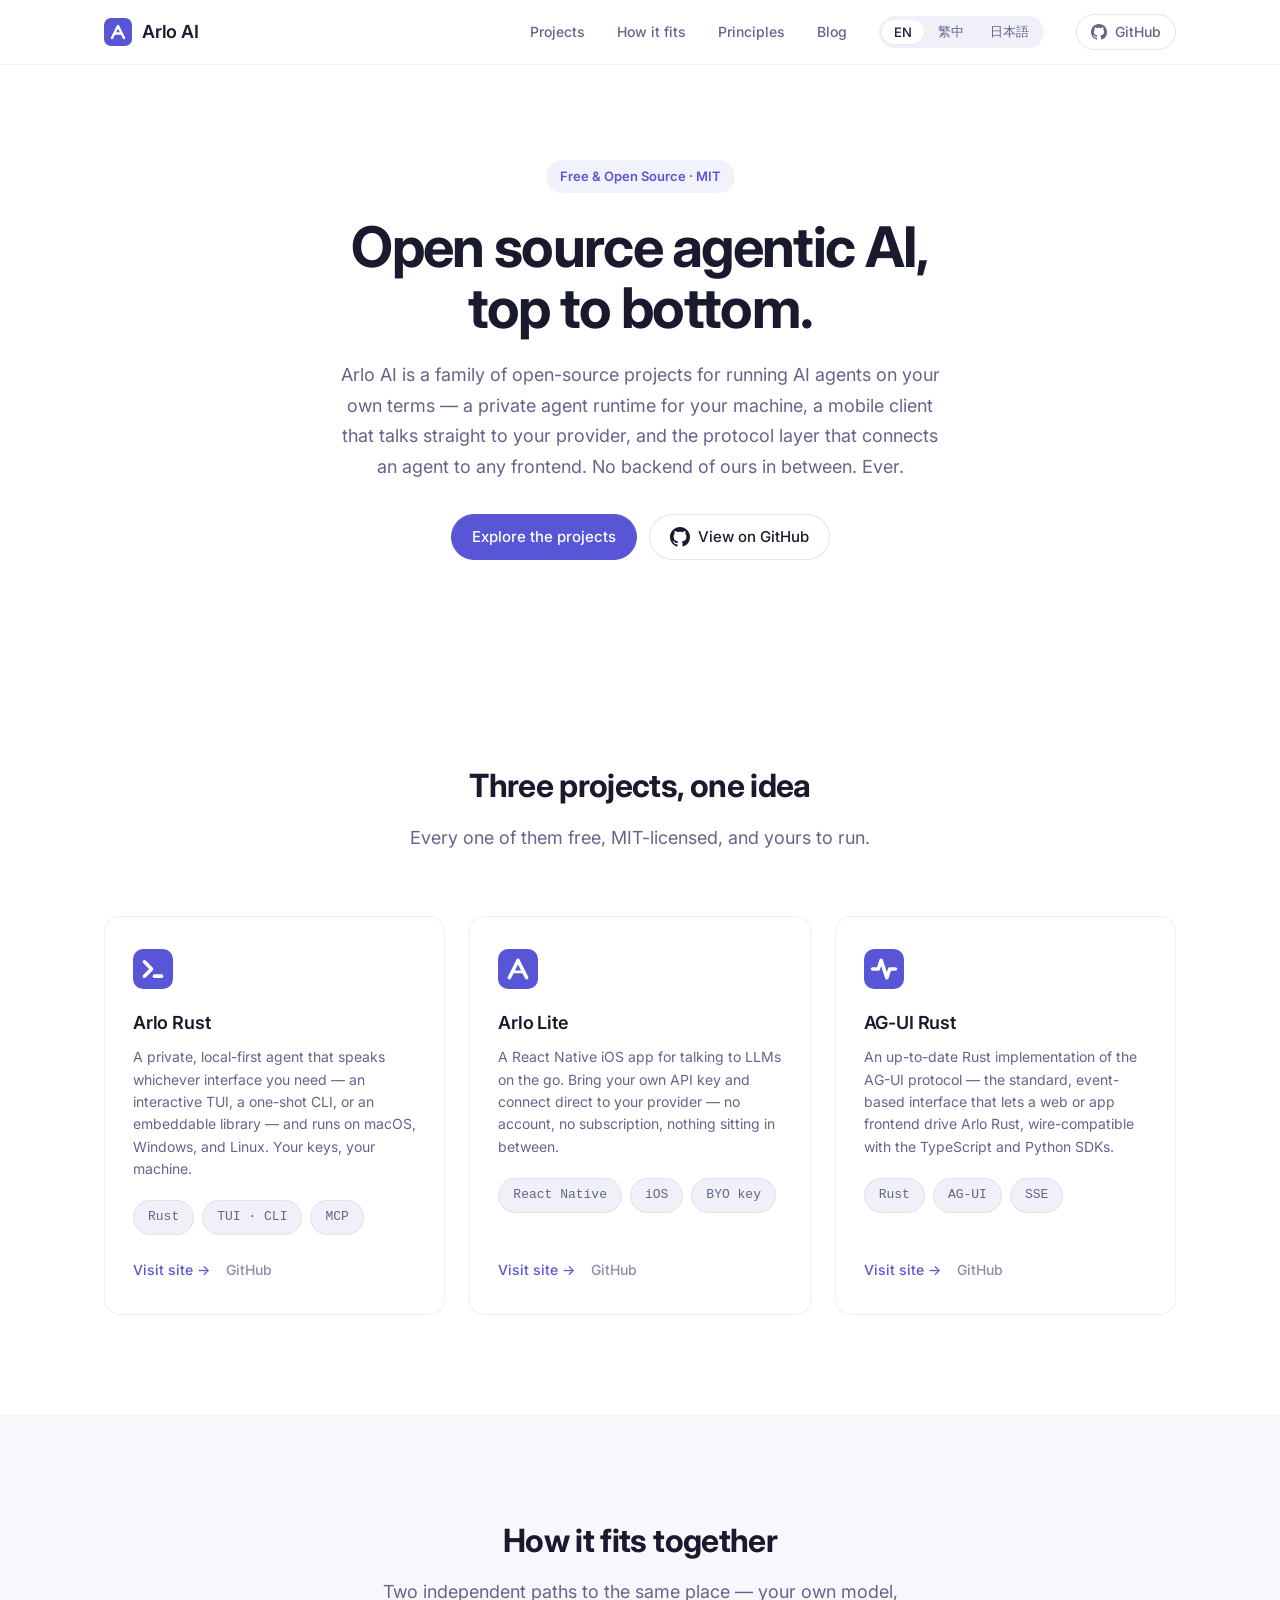
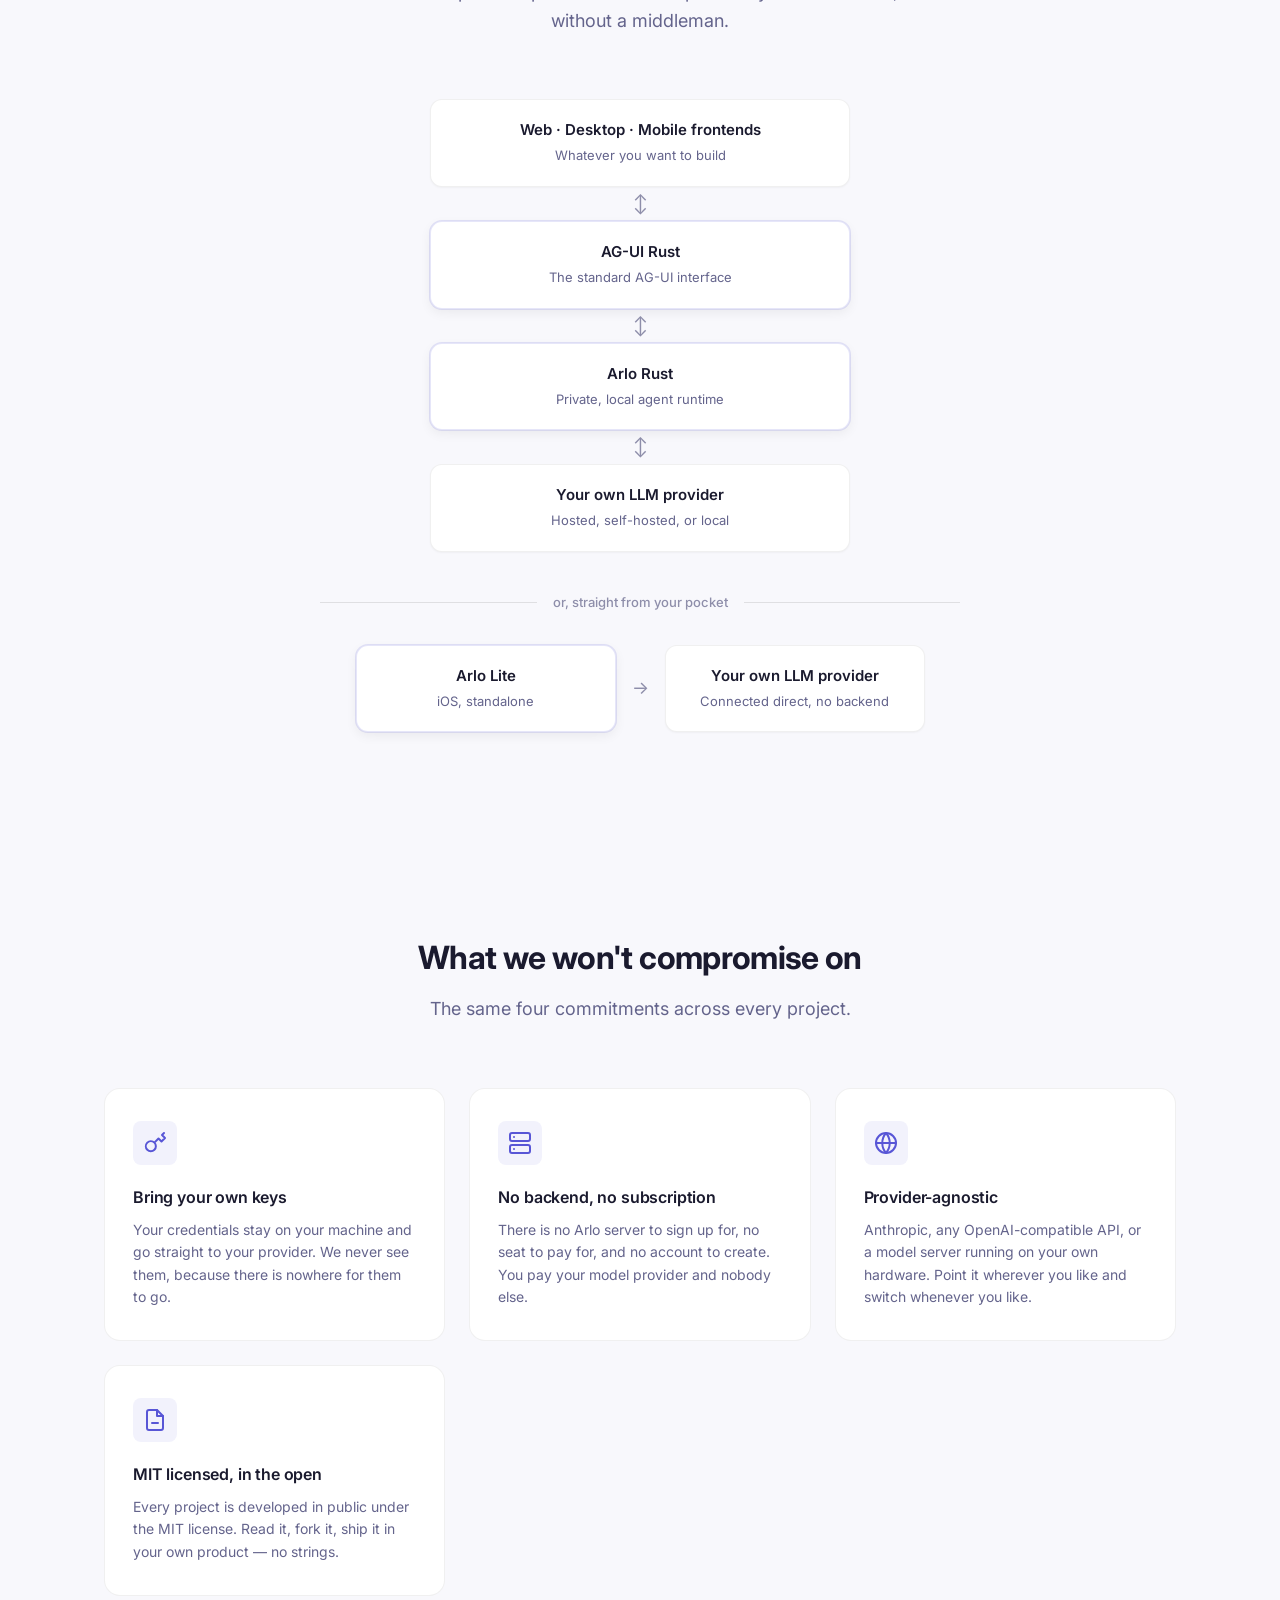
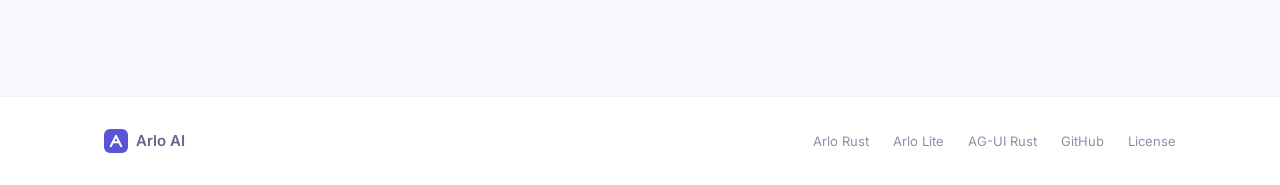
<file: index.html>
<!DOCTYPE html>
<html lang="en">
<head>
  <!-- Google tag (gtag.js) -->
  <script async src="https://www.googletagmanager.com/gtag/js?id=G-V1VKW0GHEB"></script>
  <script>
    window.dataLayer = window.dataLayer || [];
    function gtag(){dataLayer.push(arguments);}
    gtag('js', new Date());
    gtag('config', 'G-V1VKW0GHEB');
  </script>
  <meta charset="UTF-8" />
  <meta name="viewport" content="width=device-width, initial-scale=1.0" />
  <title data-i18n="meta.title">Arlo AI — Open Source Agentic AI, Top to Bottom</title>
  <meta name="description" data-i18n-attr="content:meta.description" content="Arlo AI builds free, open-source agentic AI: a private local agent runtime in Rust, an iOS client that talks straight to your own LLM, and a Rust implementation of the AG-UI protocol." />
  <meta name="theme-color" content="#5856D6" />

  <!-- Open Graph -->
  <meta property="og:title" data-i18n-attr="content:meta.title" content="Arlo AI — Open Source Agentic AI, Top to Bottom" />
  <meta property="og:description" data-i18n-attr="content:meta.description" content="Free and open-source agentic AI: a private local agent runtime, an iOS LLM client, and the AG-UI protocol in Rust." />
  <meta property="og:type" content="website" />
  <meta property="og:url" content="https://www.arlo-ai.app/" />
  <link rel="canonical" href="https://www.arlo-ai.app/" />

  <!-- Favicon -->
  <link rel="icon" type="image/svg+xml" href="assets/favicon.svg" />

  <!-- Fonts -->
  <link rel="preconnect" href="https://fonts.googleapis.com" />
  <link rel="preconnect" href="https://fonts.gstatic.com" crossorigin />
  <link href="https://fonts.googleapis.com/css2?family=Inter:wght@400;500;600;700&display=swap" rel="stylesheet" />

  <link rel="stylesheet" href="styles.css" />
</head>
<body>
  <!-- Navigation -->
  <nav class="nav" aria-label="Main navigation">
    <div class="nav-inner container">
      <a href="/" class="nav-brand" aria-label="Arlo AI home">
        <svg class="nav-logo" width="28" height="28" viewBox="0 0 28 28" fill="none" aria-hidden="true">
          <rect width="28" height="28" rx="7" fill="#5856D6"/>
          <path d="M8 20L14 8L20 20" stroke="white" stroke-width="2.5" stroke-linecap="round" stroke-linejoin="round"/>
          <path d="M10.6 15.4H17.4" stroke="white" stroke-width="2.5" stroke-linecap="round"/>
        </svg>
        <span>Arlo AI</span>
      </a>
      <div class="nav-links">
        <a href="#projects" data-i18n="nav.projects">Projects</a>
        <a href="#stack" data-i18n="nav.stack">How it fits</a>
        <a href="#principles" data-i18n="nav.principles">Principles</a>
        <a href="blog/" data-i18n="nav.blog">Blog</a>
        <div class="lang-switch" role="group" data-i18n-attr="aria-label:nav.language">
          <button type="button" data-lang="en" aria-current="true">EN</button>
          <button type="button" data-lang="zh-Hant">繁中</button>
          <button type="button" data-lang="ja">日本語</button>
        </div>
        <a href="https://github.com/kaija" class="btn btn-sm" target="_blank" rel="noopener">
          <svg width="16" height="16" viewBox="0 0 16 16" fill="currentColor" aria-hidden="true"><path d="M8 0C3.58 0 0 3.58 0 8c0 3.54 2.29 6.53 5.47 7.59.4.07.55-.17.55-.38 0-.19-.01-.82-.01-1.49-2.01.37-2.53-.49-2.69-.94-.09-.23-.48-.94-.82-1.13-.28-.15-.68-.52-.01-.53.63-.01 1.08.58 1.23.82.72 1.21 1.87.87 2.33.66.07-.52.28-.87.51-1.07-1.78-.2-3.64-.89-3.64-3.95 0-.87.31-1.59.82-2.15-.08-.2-.36-1.02.08-2.12 0 0 .67-.21 2.2.82.64-.18 1.32-.27 2-.27.68 0 1.36.09 2 .27 1.53-1.04 2.2-.82 2.2-.82.44 1.1.16 1.92.08 2.12.51.56.82 1.27.82 2.15 0 3.07-1.87 3.75-3.65 3.95.29.25.54.73.54 1.48 0 1.07-.01 1.93-.01 2.2 0 .21.15.46.55.38A8.013 8.013 0 0016 8c0-4.42-3.58-8-8-8z"/></svg>
          GitHub
        </a>
      </div>
      <button class="nav-toggle" data-i18n-attr="aria-label:nav.toggle" aria-label="Toggle menu" aria-expanded="false">
        <svg width="24" height="24" viewBox="0 0 24 24" fill="none" stroke="currentColor" stroke-width="2" stroke-linecap="round"><path d="M3 12h18M3 6h18M3 18h18"/></svg>
      </button>
    </div>
  </nav>

  <!-- Hero -->
  <section class="hero">
    <div class="container">
      <div class="hero-badge" data-i18n="hero.badge">Free &amp; Open Source · MIT</div>
      <h1 data-i18n="hero.title">Open source agentic AI,<br/>top to bottom.</h1>
      <p class="hero-subtitle" data-i18n="hero.subtitle">
        Arlo AI is a family of open-source projects for running AI agents on your own terms — a private agent runtime for your machine, a mobile client that talks straight to your provider, and the protocol layer that connects an agent to any frontend. No backend of ours in between. Ever.
      </p>
      <div class="hero-actions">
        <a href="#projects" class="btn btn-primary" data-i18n="hero.ctaPrimary">Explore the projects</a>
        <a href="https://github.com/kaija" class="btn btn-secondary" target="_blank" rel="noopener">
          <svg width="20" height="20" viewBox="0 0 16 16" fill="currentColor" aria-hidden="true"><path d="M8 0C3.58 0 0 3.58 0 8c0 3.54 2.29 6.53 5.47 7.59.4.07.55-.17.55-.38 0-.19-.01-.82-.01-1.49-2.01.37-2.53-.49-2.69-.94-.09-.23-.48-.94-.82-1.13-.28-.15-.68-.52-.01-.53.63-.01 1.08.58 1.23.82.72 1.21 1.87.87 2.33.66.07-.52.28-.87.51-1.07-1.78-.2-3.64-.89-3.64-3.95 0-.87.31-1.59.82-2.15-.08-.2-.36-1.02.08-2.12 0 0 .67-.21 2.2.82.64-.18 1.32-.27 2-.27.68 0 1.36.09 2 .27 1.53-1.04 2.2-.82 2.2-.82.44 1.1.16 1.92.08 2.12.51.56.82 1.27.82 2.15 0 3.07-1.87 3.75-3.65 3.95.29.25.54.73.54 1.48 0 1.07-.01 1.93-.01 2.2 0 .21.15.46.55.38A8.013 8.013 0 0016 8c0-4.42-3.58-8-8-8z"/></svg>
          <span data-i18n="hero.ctaSecondary">View on GitHub</span>
        </a>
      </div>
    </div>
  </section>

  <!-- Projects -->
  <section id="projects" class="projects">
    <div class="container">
      <div class="section-header">
        <h2 data-i18n="projects.heading">Three projects, one idea</h2>
        <p data-i18n="projects.sub">Every one of them free, MIT-licensed, and yours to run.</p>
      </div>
      <div class="projects-grid">

        <div class="project-card">
          <svg class="project-logo" width="40" height="40" viewBox="0 0 28 28" fill="none" aria-hidden="true">
            <rect width="28" height="28" rx="7" fill="#5856D6"/>
            <path d="M8 9L13 14L8 19" stroke="white" stroke-width="2.5" stroke-linecap="round" stroke-linejoin="round"/>
            <path d="M15 19H20" stroke="white" stroke-width="2.5" stroke-linecap="round"/>
          </svg>
          <h3>Arlo Rust</h3>
          <p data-i18n="projects.rust.body">A private, local-first agent that speaks whichever interface you need — an interactive TUI, a one-shot CLI, or an embeddable library — and runs on macOS, Windows, and Linux. Your keys, your machine.</p>
          <div class="project-pills">
            <span class="pill">Rust</span>
            <span class="pill">TUI · CLI</span>
            <span class="pill">MCP</span>
          </div>
          <div class="project-links">
            <a href="https://rust.arlo-ai.app" data-i18n="projects.visit">Visit site →</a>
            <a href="https://github.com/kaija/arlo" class="link-muted" target="_blank" rel="noopener">GitHub</a>
          </div>
        </div>

        <div class="project-card">
          <svg class="project-logo" width="40" height="40" viewBox="0 0 28 28" fill="none" aria-hidden="true">
            <rect width="28" height="28" rx="7" fill="#5856D6"/>
            <path d="M8 20L14 8L20 20" stroke="white" stroke-width="2.5" stroke-linecap="round" stroke-linejoin="round"/>
            <path d="M10 16H18" stroke="white" stroke-width="2" stroke-linecap="round"/>
          </svg>
          <h3>Arlo Lite</h3>
          <p data-i18n="projects.lite.body">A React Native iOS app for talking to LLMs on the go. Bring your own API key and connect direct to your provider — no account, no subscription, nothing sitting in between.</p>
          <div class="project-pills">
            <span class="pill">React Native</span>
            <span class="pill">iOS</span>
            <span class="pill" data-i18n="pills.byok">BYO key</span>
          </div>
          <div class="project-links">
            <a href="https://lite.arlo-ai.app" data-i18n="projects.visit">Visit site →</a>
            <a href="https://github.com/kaija/arlo-lite-ios" class="link-muted" target="_blank" rel="noopener">GitHub</a>
          </div>
        </div>

        <div class="project-card">
          <svg class="project-logo" width="40" height="40" viewBox="0 0 28 28" fill="none" aria-hidden="true">
            <rect width="28" height="28" rx="7" fill="#5856D6"/>
            <path d="M6 14h4l2-6 4 12 2-6h4" stroke="white" stroke-width="2.5" stroke-linecap="round" stroke-linejoin="round"/>
          </svg>
          <h3>AG-UI Rust</h3>
          <p data-i18n="projects.agui.body">An up-to-date Rust implementation of the AG-UI protocol — the standard, event-based interface that lets a web or app frontend drive Arlo Rust, wire-compatible with the TypeScript and Python SDKs.</p>
          <div class="project-pills">
            <span class="pill">Rust</span>
            <span class="pill">AG-UI</span>
            <span class="pill">SSE</span>
          </div>
          <div class="project-links">
            <a href="https://ag-ui-rust.arlo-ai.app" data-i18n="projects.visit">Visit site →</a>
            <a href="https://github.com/kaija/ag-ui-rust" class="link-muted" target="_blank" rel="noopener">GitHub</a>
          </div>
        </div>

      </div>
    </div>
  </section>

  <!-- How it fits together -->
  <section id="stack" class="stack">
    <div class="container">
      <div class="section-header">
        <h2 data-i18n="stack.heading">How it fits together</h2>
        <p data-i18n="stack.sub">Two independent paths to the same place — your own model, without a middleman.</p>
      </div>
      <div class="stack-diagram">
        <div class="stack-flow">
          <div class="stack-node">
            <strong data-i18n="stack.frontends.title">Web · Desktop · Mobile frontends</strong>
            <span data-i18n="stack.frontends.body">Whatever you want to build</span>
          </div>
          <div class="stack-arrow" aria-hidden="true">↕</div>
          <div class="stack-node stack-node-accent">
            <strong>AG-UI Rust</strong>
            <span data-i18n="stack.agui.body">The standard AG-UI interface</span>
          </div>
          <div class="stack-arrow" aria-hidden="true">↕</div>
          <div class="stack-node stack-node-accent">
            <strong>Arlo Rust</strong>
            <span data-i18n="stack.rust.body">Private, local agent runtime</span>
          </div>
          <div class="stack-arrow" aria-hidden="true">↕</div>
          <div class="stack-node">
            <strong data-i18n="stack.provider.title">Your own LLM provider</strong>
            <span data-i18n="stack.provider.body">Hosted, self-hosted, or local</span>
          </div>
        </div>

        <div class="stack-divider" data-i18n="stack.or">or, straight from your pocket</div>

        <div class="stack-aside">
          <div class="stack-node stack-node-accent">
            <strong>Arlo Lite</strong>
            <span data-i18n="stack.lite.body">iOS, standalone</span>
          </div>
          <div class="stack-arrow" aria-hidden="true">→</div>
          <div class="stack-node">
            <strong data-i18n="stack.provider.title">Your own LLM provider</strong>
            <span data-i18n="stack.lite.direct">Connected direct, no backend</span>
          </div>
        </div>
      </div>
    </div>
  </section>

  <!-- Principles -->
  <section id="principles" class="features">
    <div class="container">
      <div class="section-header">
        <h2 data-i18n="principles.heading">What we won't compromise on</h2>
        <p data-i18n="principles.sub">The same four commitments across every project.</p>
      </div>
      <div class="features-grid">
        <div class="feature-card">
          <div class="feature-icon">
            <svg width="24" height="24" viewBox="0 0 24 24" fill="none" stroke="currentColor" stroke-width="2" stroke-linecap="round" stroke-linejoin="round"><path d="M21 2l-2 2m-7.6 7.6a5 5 0 11-7.1 7.1 5 5 0 017.1-7.1zm0 0L15.5 7.5m0 0l3 3L22 7l-3-3"/></svg>
          </div>
          <h3 data-i18n="principles.keys.title">Bring your own keys</h3>
          <p data-i18n="principles.keys.body">Your credentials stay on your machine and go straight to your provider. We never see them, because there is nowhere for them to go.</p>
        </div>
        <div class="feature-card">
          <div class="feature-icon">
            <svg width="24" height="24" viewBox="0 0 24 24" fill="none" stroke="currentColor" stroke-width="2" stroke-linecap="round" stroke-linejoin="round"><rect x="2" y="2" width="20" height="8" rx="2"/><rect x="2" y="14" width="20" height="8" rx="2"/><path d="M6 6h.01M6 18h.01"/></svg>
          </div>
          <h3 data-i18n="principles.backend.title">No backend, no subscription</h3>
          <p data-i18n="principles.backend.body">There is no Arlo server to sign up for, no seat to pay for, and no account to create. You pay your model provider and nobody else.</p>
        </div>
        <div class="feature-card">
          <div class="feature-icon">
            <svg width="24" height="24" viewBox="0 0 24 24" fill="none" stroke="currentColor" stroke-width="2" stroke-linecap="round" stroke-linejoin="round"><circle cx="12" cy="12" r="10"/><path d="M2 12h20M12 2a15.3 15.3 0 010 20 15.3 15.3 0 010-20z"/></svg>
          </div>
          <h3 data-i18n="principles.agnostic.title">Provider-agnostic</h3>
          <p data-i18n="principles.agnostic.body">Anthropic, any OpenAI-compatible API, or a model server running on your own hardware. Point it wherever you like and switch whenever you like.</p>
        </div>
        <div class="feature-card">
          <div class="feature-icon">
            <svg width="24" height="24" viewBox="0 0 24 24" fill="none" stroke="currentColor" stroke-width="2" stroke-linecap="round" stroke-linejoin="round"><path d="M14 2H6a2 2 0 00-2 2v16a2 2 0 002 2h12a2 2 0 002-2V8z"/><polyline points="14 2 14 8 20 8"/><path d="M9 15h6"/></svg>
          </div>
          <h3 data-i18n="principles.mit.title">MIT licensed, in the open</h3>
          <p data-i18n="principles.mit.body">Every project is developed in public under the MIT license. Read it, fork it, ship it in your own product — no strings.</p>
        </div>
      </div>
    </div>
  </section>

  <!-- Footer -->
  <footer class="footer">
    <div class="container">
      <div class="footer-inner">
        <div class="footer-brand">
          <svg class="nav-logo" width="24" height="24" viewBox="0 0 28 28" fill="none" aria-hidden="true">
            <rect width="28" height="28" rx="7" fill="#5856D6"/>
            <path d="M8 20L14 8L20 20" stroke="white" stroke-width="2.5" stroke-linecap="round" stroke-linejoin="round"/>
            <path d="M10.6 15.4H17.4" stroke="white" stroke-width="2.5" stroke-linecap="round"/>
          </svg>
          <span>Arlo AI</span>
        </div>
        <div class="footer-links">
          <a href="https://rust.arlo-ai.app">Arlo Rust</a>
          <a href="https://lite.arlo-ai.app">Arlo Lite</a>
          <a href="https://ag-ui-rust.arlo-ai.app">AG-UI Rust</a>
          <a href="https://github.com/kaija" target="_blank" rel="noopener">GitHub</a>
          <a href="https://github.com/kaija/arlo/blob/main/LICENSE" target="_blank" rel="noopener" data-i18n="footer.license">License</a>
        </div>
      </div>
    </div>
  </footer>

  <script src="i18n.js"></script>
  <script src="main.js"></script>
</body>
</html>
</file>
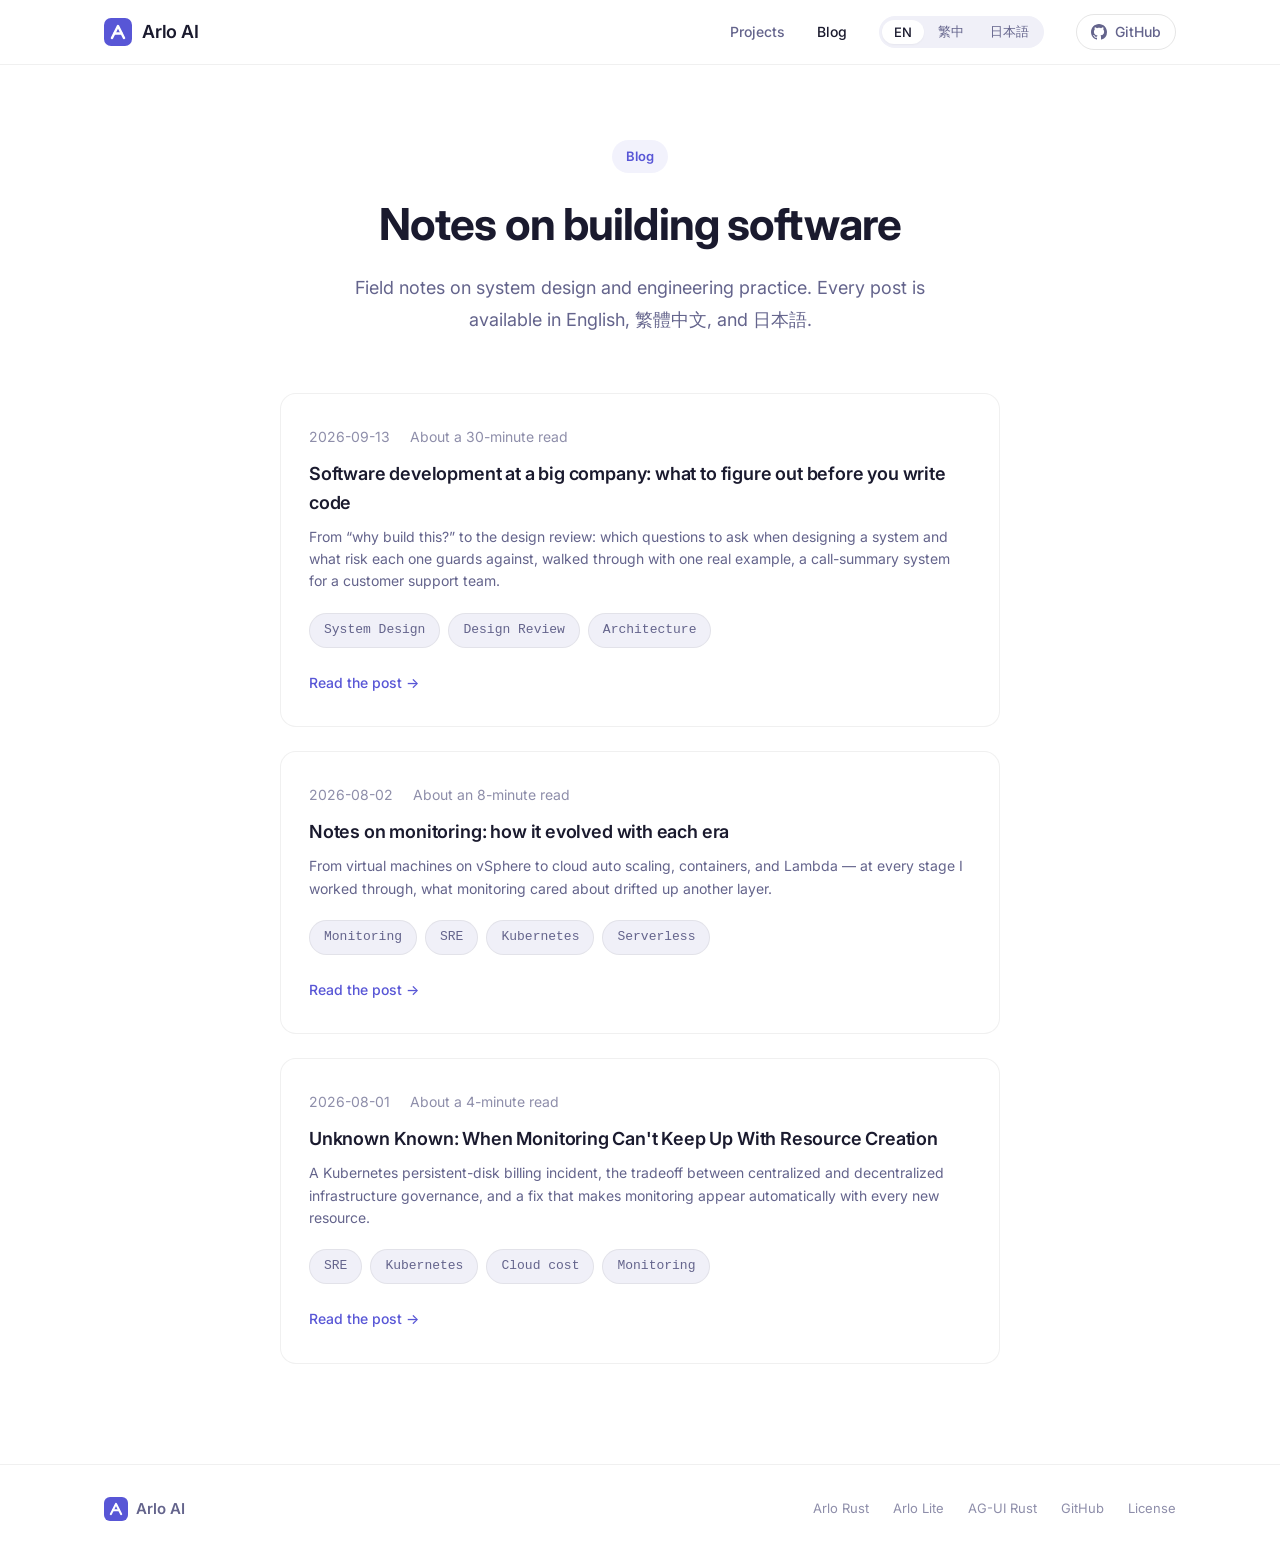
<file: blog/index.html>
<!DOCTYPE html>
<html lang="en">
<head>
  <!-- Google tag (gtag.js) -->
  <script async src="https://www.googletagmanager.com/gtag/js?id=G-V1VKW0GHEB"></script>
  <script>
    window.dataLayer = window.dataLayer || [];
    function gtag(){dataLayer.push(arguments);}
    gtag('js', new Date());
    gtag('config', 'G-V1VKW0GHEB');
  </script>
  <meta charset="UTF-8" />
  <meta name="viewport" content="width=device-width, initial-scale=1.0" />
  <title data-i18n="blog.meta.title">Blog — Arlo AI</title>
  <meta name="description" data-i18n-attr="content:blog.meta.description" content="Field notes on system design and engineering practice from Arlo AI." />
  <meta name="theme-color" content="#5856D6" />

  <!-- Open Graph -->
  <meta property="og:title" data-i18n-attr="content:blog.meta.title" content="Blog — Arlo AI" />
  <meta property="og:description" data-i18n-attr="content:blog.meta.description" content="Field notes on system design and engineering practice from Arlo AI." />
  <meta property="og:type" content="website" />
  <meta property="og:url" content="https://www.arlo-ai.app/blog/" />
  <link rel="canonical" href="https://www.arlo-ai.app/blog/" />

  <!-- Favicon -->
  <link rel="icon" type="image/svg+xml" href="../assets/favicon.svg" />

  <!-- Fonts -->
  <link rel="preconnect" href="https://fonts.googleapis.com" />
  <link rel="preconnect" href="https://fonts.gstatic.com" crossorigin />
  <link href="https://fonts.googleapis.com/css2?family=Inter:wght@400;500;600;700&display=swap" rel="stylesheet" />

  <link rel="stylesheet" href="../styles.css" />
</head>
<body class="blog">
  <!-- Navigation -->
  <nav class="nav" aria-label="Main navigation">
    <div class="nav-inner container">
      <a href="../" class="nav-brand" aria-label="Arlo AI home">
        <svg class="nav-logo" width="28" height="28" viewBox="0 0 28 28" fill="none" aria-hidden="true">
          <rect width="28" height="28" rx="7" fill="#5856D6"/>
          <path d="M8 20L14 8L20 20" stroke="white" stroke-width="2.5" stroke-linecap="round" stroke-linejoin="round"/>
          <path d="M10.6 15.4H17.4" stroke="white" stroke-width="2.5" stroke-linecap="round"/>
        </svg>
        <span>Arlo AI</span>
      </a>
      <div class="nav-links">
        <a href="../#projects" data-i18n="nav.projects">Projects</a>
        <a href="./" aria-current="page" data-i18n="nav.blog">Blog</a>
        <div class="lang-switch" role="group" data-i18n-attr="aria-label:nav.language">
          <button type="button" data-lang="en" aria-current="true">EN</button>
          <button type="button" data-lang="zh-Hant">繁中</button>
          <button type="button" data-lang="ja">日本語</button>
        </div>
        <a href="https://github.com/kaija" class="btn btn-sm" target="_blank" rel="noopener">
          <svg width="16" height="16" viewBox="0 0 16 16" fill="currentColor" aria-hidden="true"><path d="M8 0C3.58 0 0 3.58 0 8c0 3.54 2.29 6.53 5.47 7.59.4.07.55-.17.55-.38 0-.19-.01-.82-.01-1.49-2.01.37-2.53-.49-2.69-.94-.09-.23-.48-.94-.82-1.13-.28-.15-.68-.52-.01-.53.63-.01 1.08.58 1.23.82.72 1.21 1.87.87 2.33.66.07-.52.28-.87.51-1.07-1.78-.2-3.64-.89-3.64-3.95 0-.87.31-1.59.82-2.15-.08-.2-.36-1.02.08-2.12 0 0 .67-.21 2.2.82.64-.18 1.32-.27 2-.27.68 0 1.36.09 2 .27 1.53-1.04 2.2-.82 2.2-.82.44 1.1.16 1.92.08 2.12.51.56.82 1.27.82 2.15 0 3.07-1.87 3.75-3.65 3.95.29.25.54.73.54 1.48 0 1.07-.01 1.93-.01 2.2 0 .21.15.46.55.38A8.013 8.013 0 0016 8c0-4.42-3.58-8-8-8z"/></svg>
          GitHub
        </a>
      </div>
      <button class="nav-toggle" data-i18n-attr="aria-label:nav.toggle" aria-label="Toggle menu" aria-expanded="false">
        <svg width="24" height="24" viewBox="0 0 24 24" fill="none" stroke="currentColor" stroke-width="2" stroke-linecap="round"><path d="M3 12h18M3 6h18M3 18h18"/></svg>
      </button>
    </div>
  </nav>

  <header class="blog-header">
    <div class="container">
      <div class="hero-badge" data-i18n="blog.badge">Blog</div>
      <h1 data-i18n="blog.heading">Notes on building software</h1>
      <p data-i18n="blog.sub">Field notes on system design and engineering practice. Every post is available in English, 繁體中文, and 日本語.</p>
    </div>
  </header>

  <main class="container">
    <div class="blog-list">
      <article class="project-card">
        <div class="post-meta">
          <time datetime="2026-09-13">2026-09-13</time>
          <span data-i18n="blog.systemDesign.readTime">About a 30-minute read</span>
        </div>
        <h3><a href="system-design-before-code/" data-i18n="blog.systemDesign.title" data-i18n-attr="href:blog.systemDesign.href">Software development at a big company: what to figure out before you write code</a></h3>
        <p data-i18n="blog.systemDesign.excerpt">From “why build this?” to the design review: which questions to ask when designing a system and what risk each one guards against, walked through with one real example, a call-summary system for a customer support team.</p>
        <div class="project-pills">
          <span class="pill" data-i18n="pills.systemDesign">System Design</span>
          <span class="pill">Design Review</span>
          <span class="pill" data-i18n="pills.architecture">Architecture</span>
        </div>
        <div class="project-links">
          <a href="system-design-before-code/" data-i18n="blog.readMore" data-i18n-attr="href:blog.systemDesign.href">Read the post →</a>
        </div>
      </article>

      <!-- Earlier posts live in kaija/arlo-blog, published at blog.arlo-ai.app; these cards link out to them. -->
      <article class="project-card">
        <div class="post-meta">
          <time datetime="2026-08-02">2026-08-02</time>
          <span data-i18n="blog.monitoringDrift.readTime">About an 8-minute read</span>
        </div>
        <h3><a href="https://blog.arlo-ai.app/en/posts/monitoring-drift.html" data-i18n="blog.monitoringDrift.title" data-i18n-attr="href:blog.monitoringDrift.href">Notes on monitoring: how it evolved with each era</a></h3>
        <p data-i18n="blog.monitoringDrift.excerpt">From virtual machines on vSphere to cloud auto scaling, containers, and Lambda — at every stage I worked through, what monitoring cared about drifted up another layer.</p>
        <div class="project-pills">
          <span class="pill" data-i18n="pills.monitoring">Monitoring</span>
          <span class="pill">SRE</span>
          <span class="pill">Kubernetes</span>
          <span class="pill">Serverless</span>
        </div>
        <div class="project-links">
          <a href="https://blog.arlo-ai.app/en/posts/monitoring-drift.html" data-i18n="blog.readMore" data-i18n-attr="href:blog.monitoringDrift.href">Read the post →</a>
        </div>
      </article>

      <article class="project-card">
        <div class="post-meta">
          <time datetime="2026-08-01">2026-08-01</time>
          <span data-i18n="blog.unknownKnown.readTime">About a 4-minute read</span>
        </div>
        <h3><a href="https://blog.arlo-ai.app/en/posts/unknown-known-monitoring-gap.html" data-i18n="blog.unknownKnown.title" data-i18n-attr="href:blog.unknownKnown.href">Unknown Known: When Monitoring Can't Keep Up With Resource Creation</a></h3>
        <p data-i18n="blog.unknownKnown.excerpt">A Kubernetes persistent-disk billing incident, the tradeoff between centralized and decentralized infrastructure governance, and a fix that makes monitoring appear automatically with every new resource.</p>
        <div class="project-pills">
          <span class="pill">SRE</span>
          <span class="pill">Kubernetes</span>
          <span class="pill" data-i18n="pills.cloudCost">Cloud cost</span>
          <span class="pill" data-i18n="pills.monitoring">Monitoring</span>
        </div>
        <div class="project-links">
          <a href="https://blog.arlo-ai.app/en/posts/unknown-known-monitoring-gap.html" data-i18n="blog.readMore" data-i18n-attr="href:blog.unknownKnown.href">Read the post →</a>
        </div>
      </article>
    </div>
  </main>

  <!-- Footer -->
  <footer class="footer">
    <div class="container">
      <div class="footer-inner">
        <div class="footer-brand">
          <svg class="nav-logo" width="24" height="24" viewBox="0 0 28 28" fill="none" aria-hidden="true">
            <rect width="28" height="28" rx="7" fill="#5856D6"/>
            <path d="M8 20L14 8L20 20" stroke="white" stroke-width="2.5" stroke-linecap="round" stroke-linejoin="round"/>
            <path d="M10.6 15.4H17.4" stroke="white" stroke-width="2.5" stroke-linecap="round"/>
          </svg>
          <span>Arlo AI</span>
        </div>
        <div class="footer-links">
          <a href="https://rust.arlo-ai.app">Arlo Rust</a>
          <a href="https://lite.arlo-ai.app">Arlo Lite</a>
          <a href="https://ag-ui-rust.arlo-ai.app">AG-UI Rust</a>
          <a href="https://github.com/kaija" target="_blank" rel="noopener">GitHub</a>
          <a href="https://github.com/kaija/arlo/blob/main/LICENSE" target="_blank" rel="noopener" data-i18n="footer.license">License</a>
        </div>
      </div>
    </div>
  </footer>

  <script src="../i18n.js"></script>
  <script src="../main.js"></script>
</body>
</html>
</file>
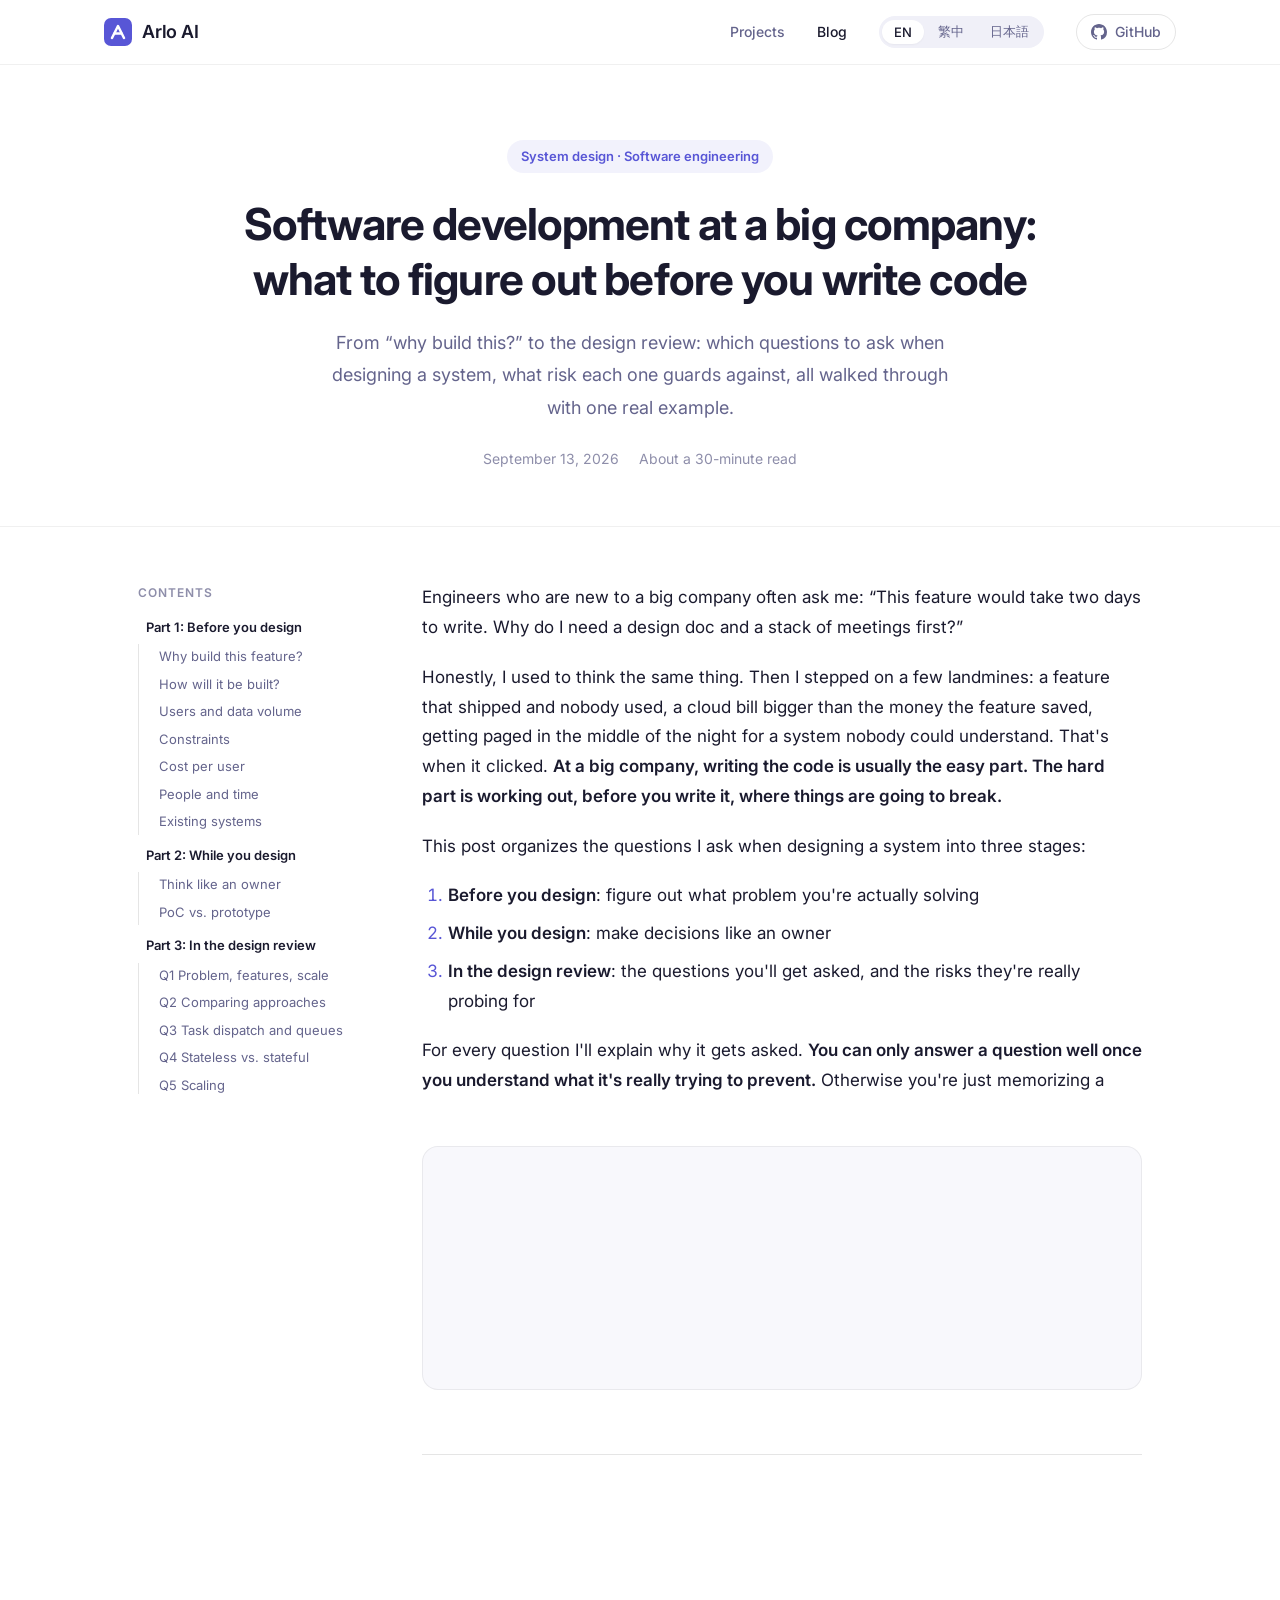
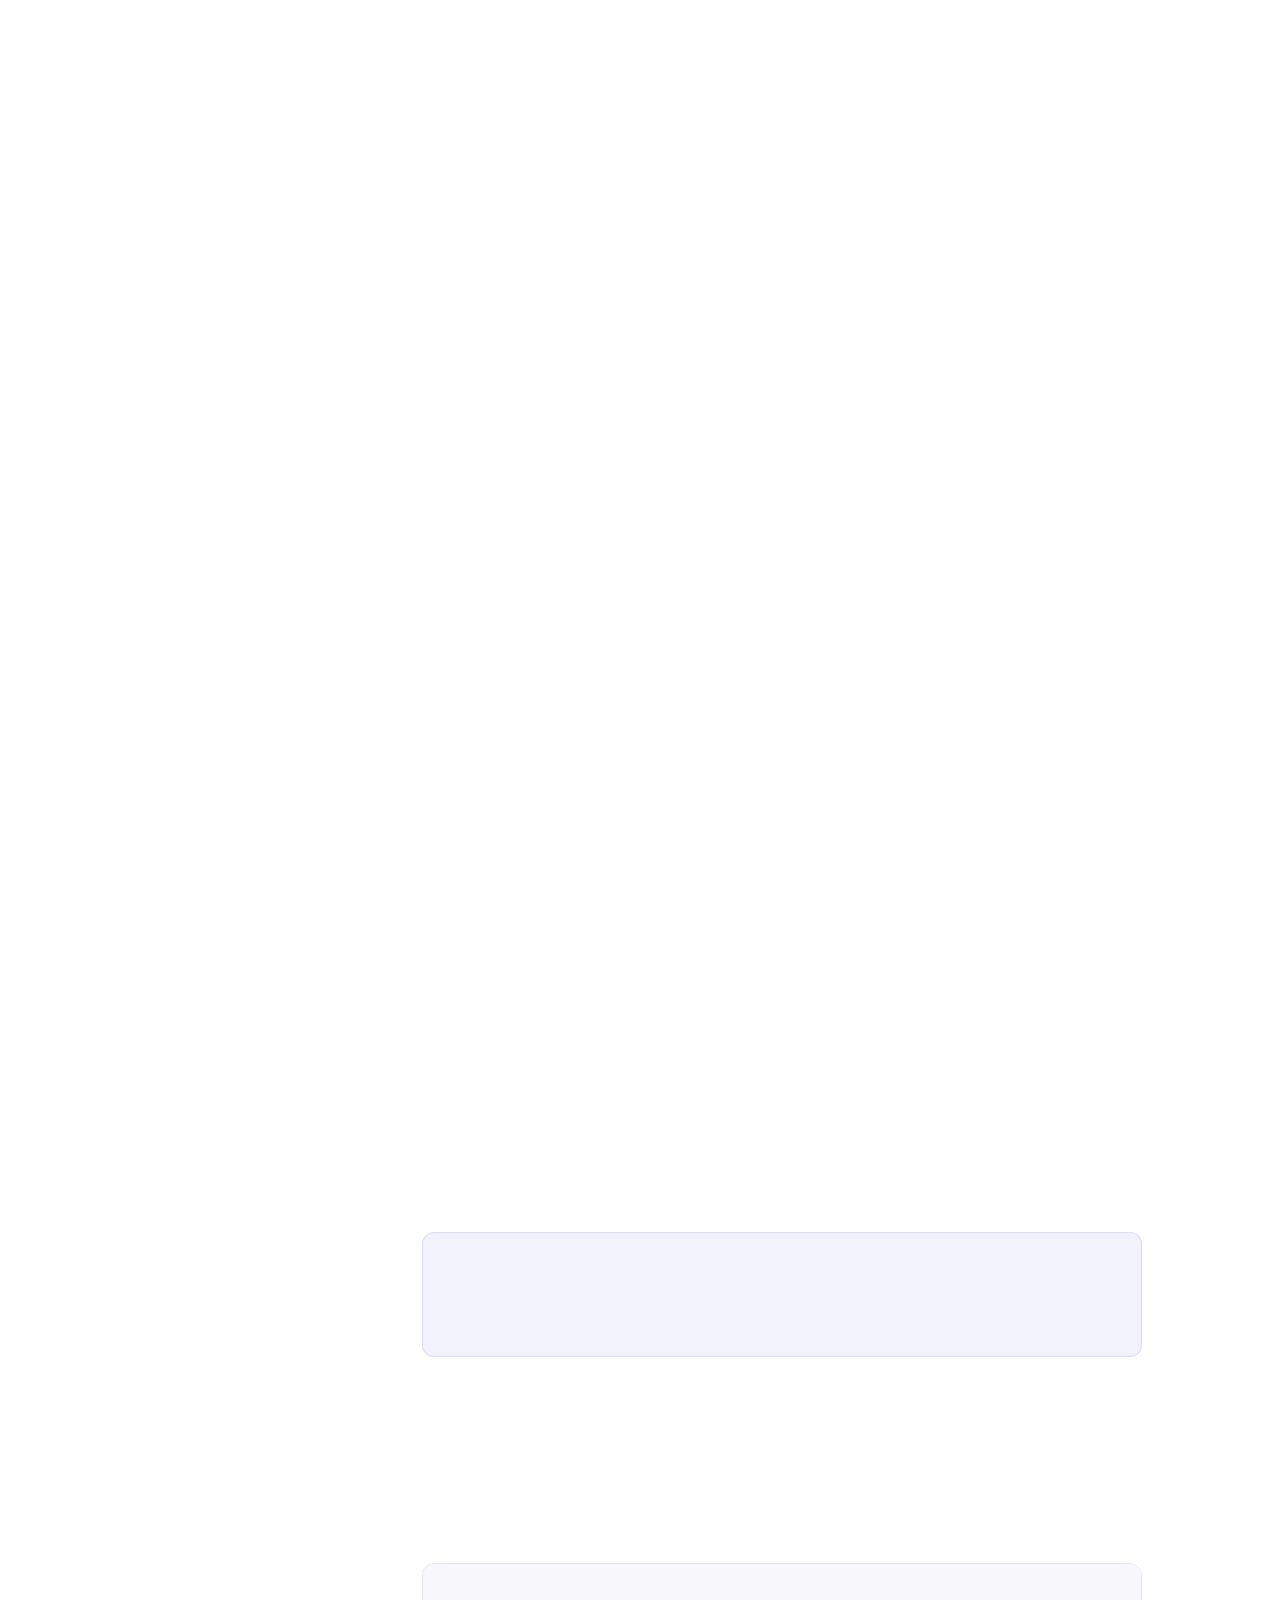
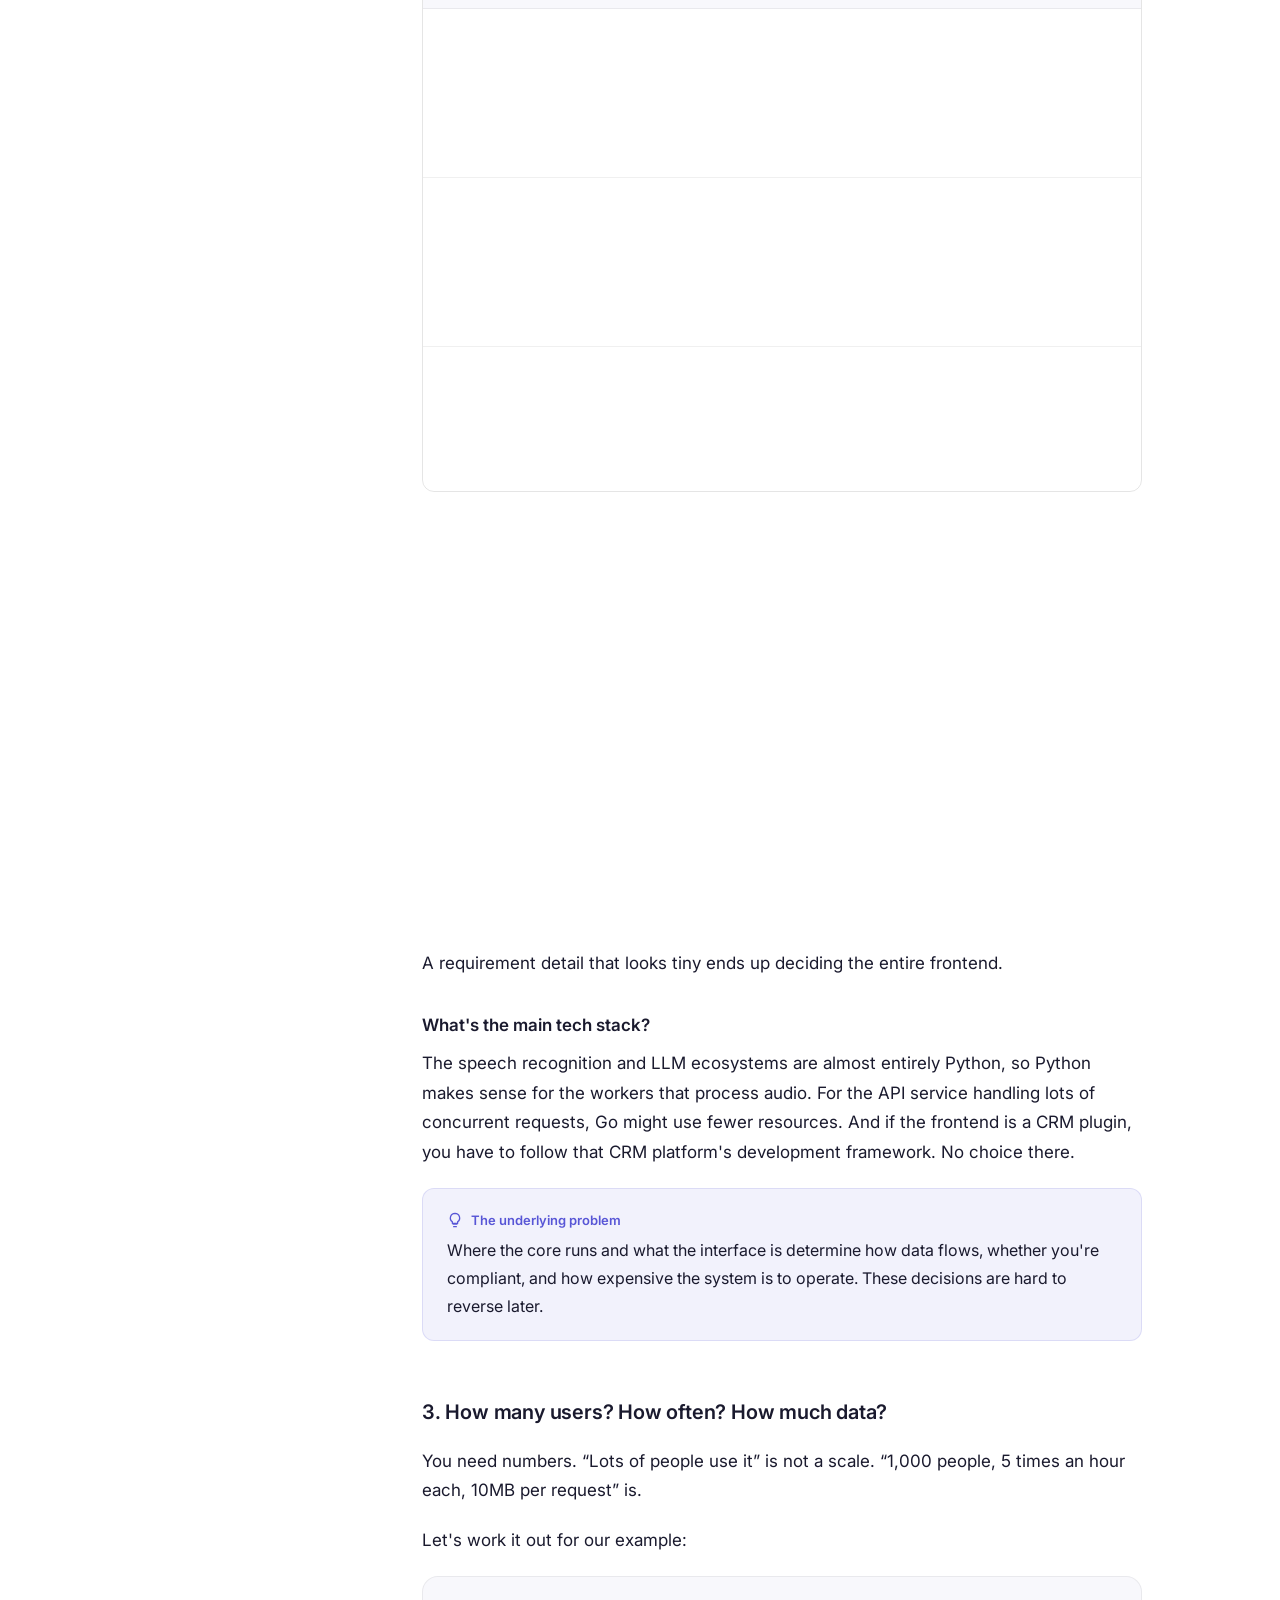
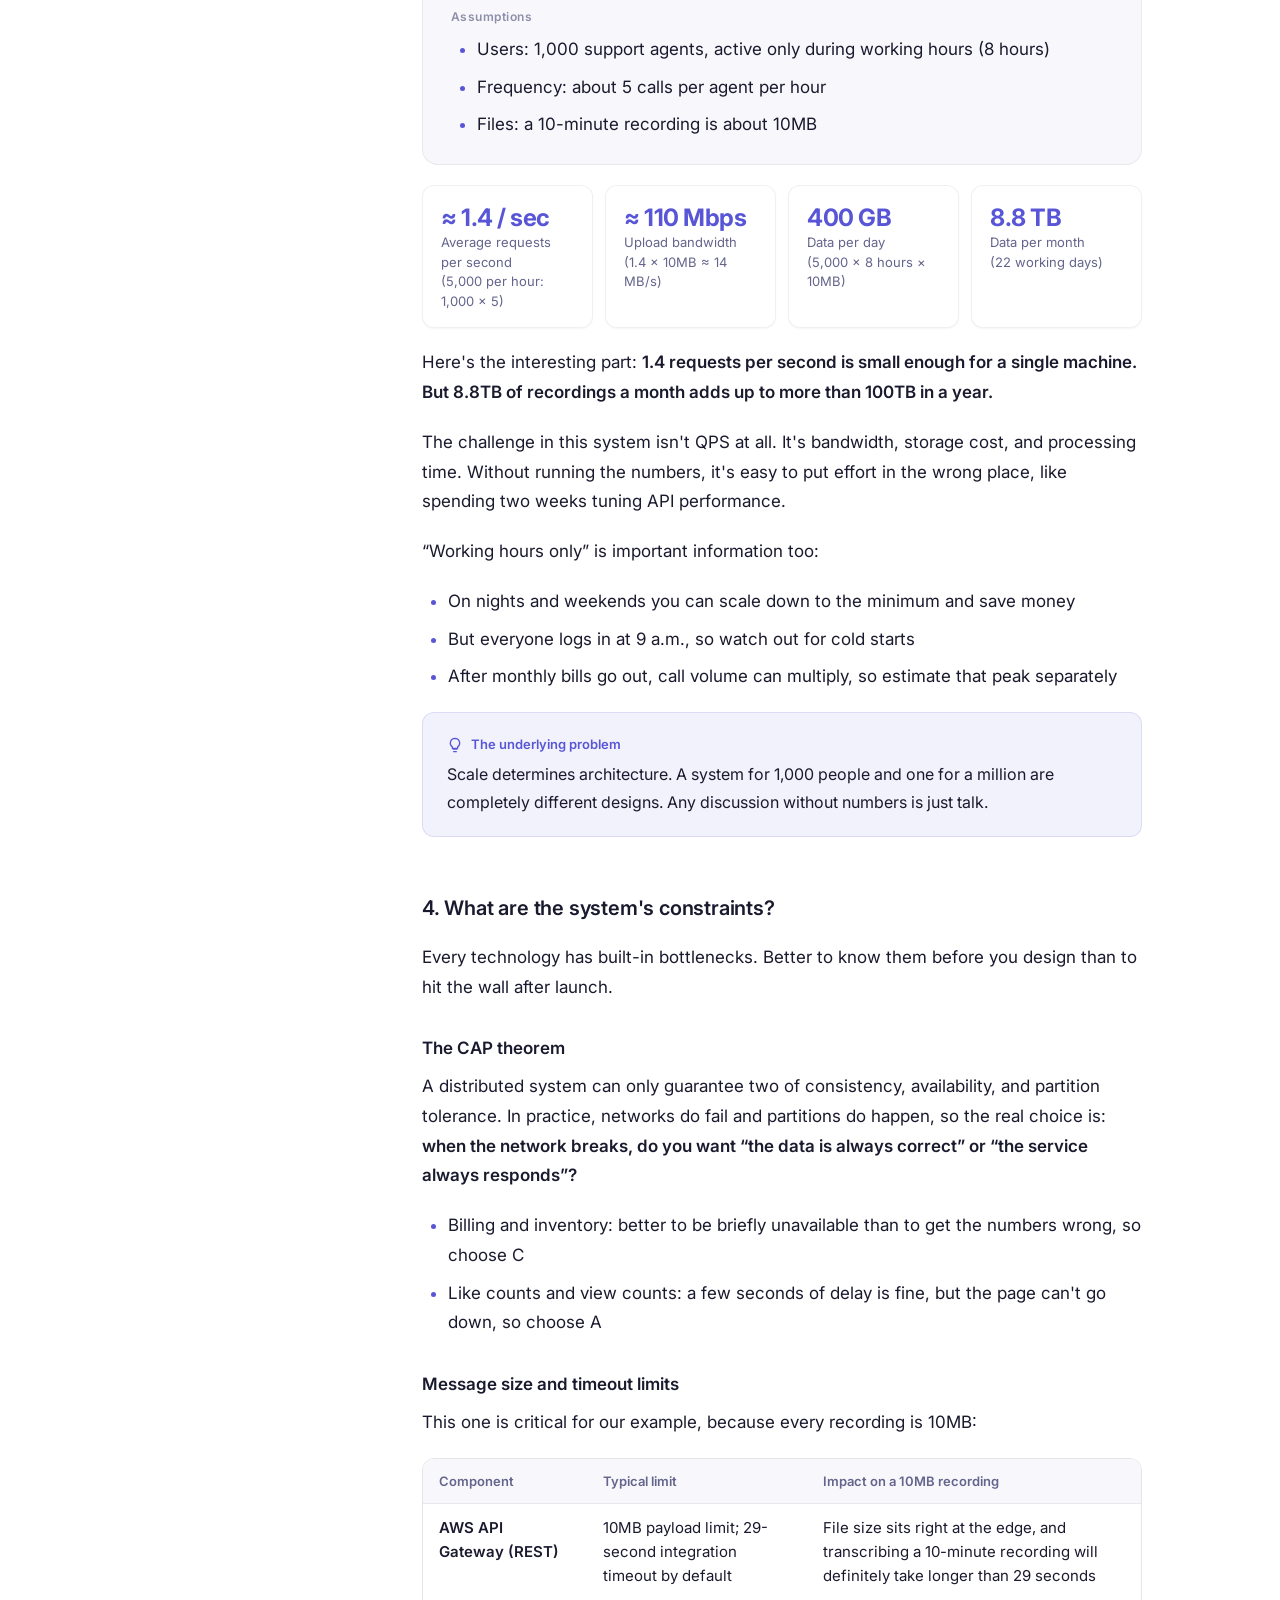
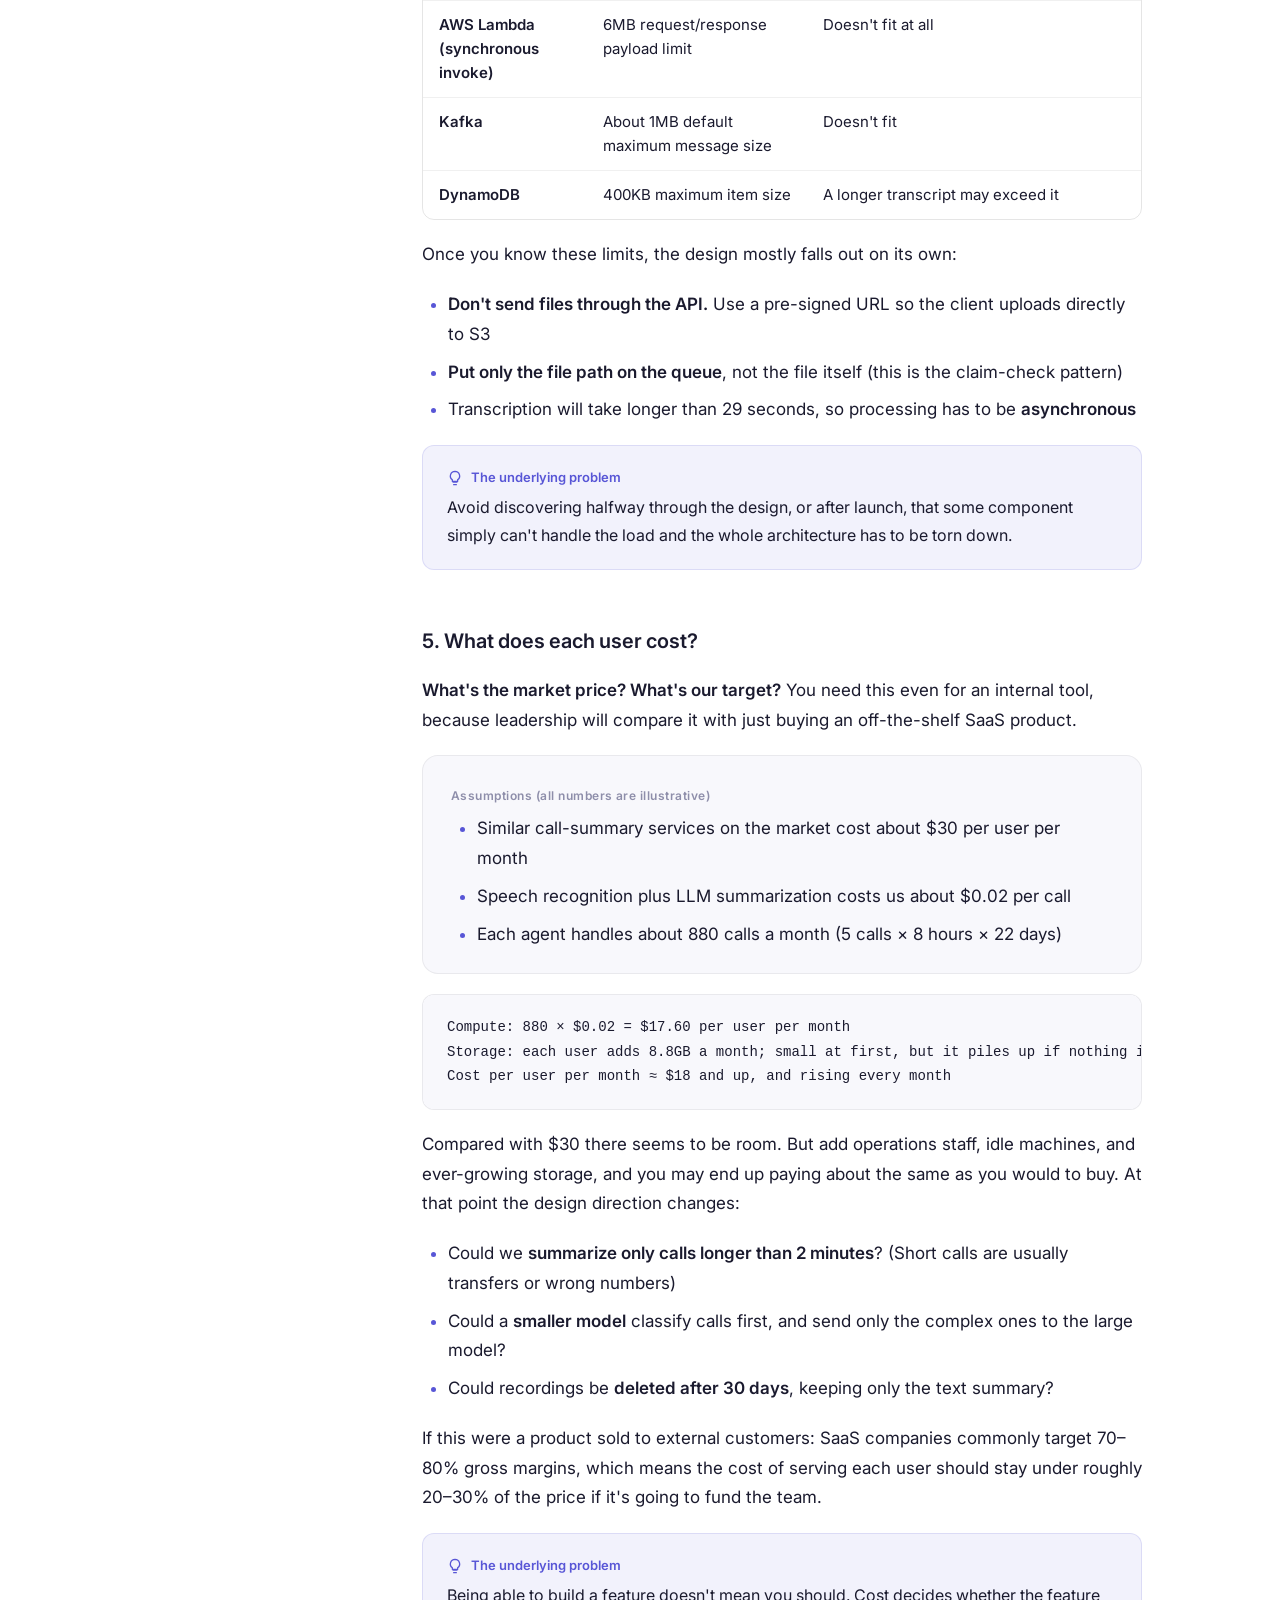
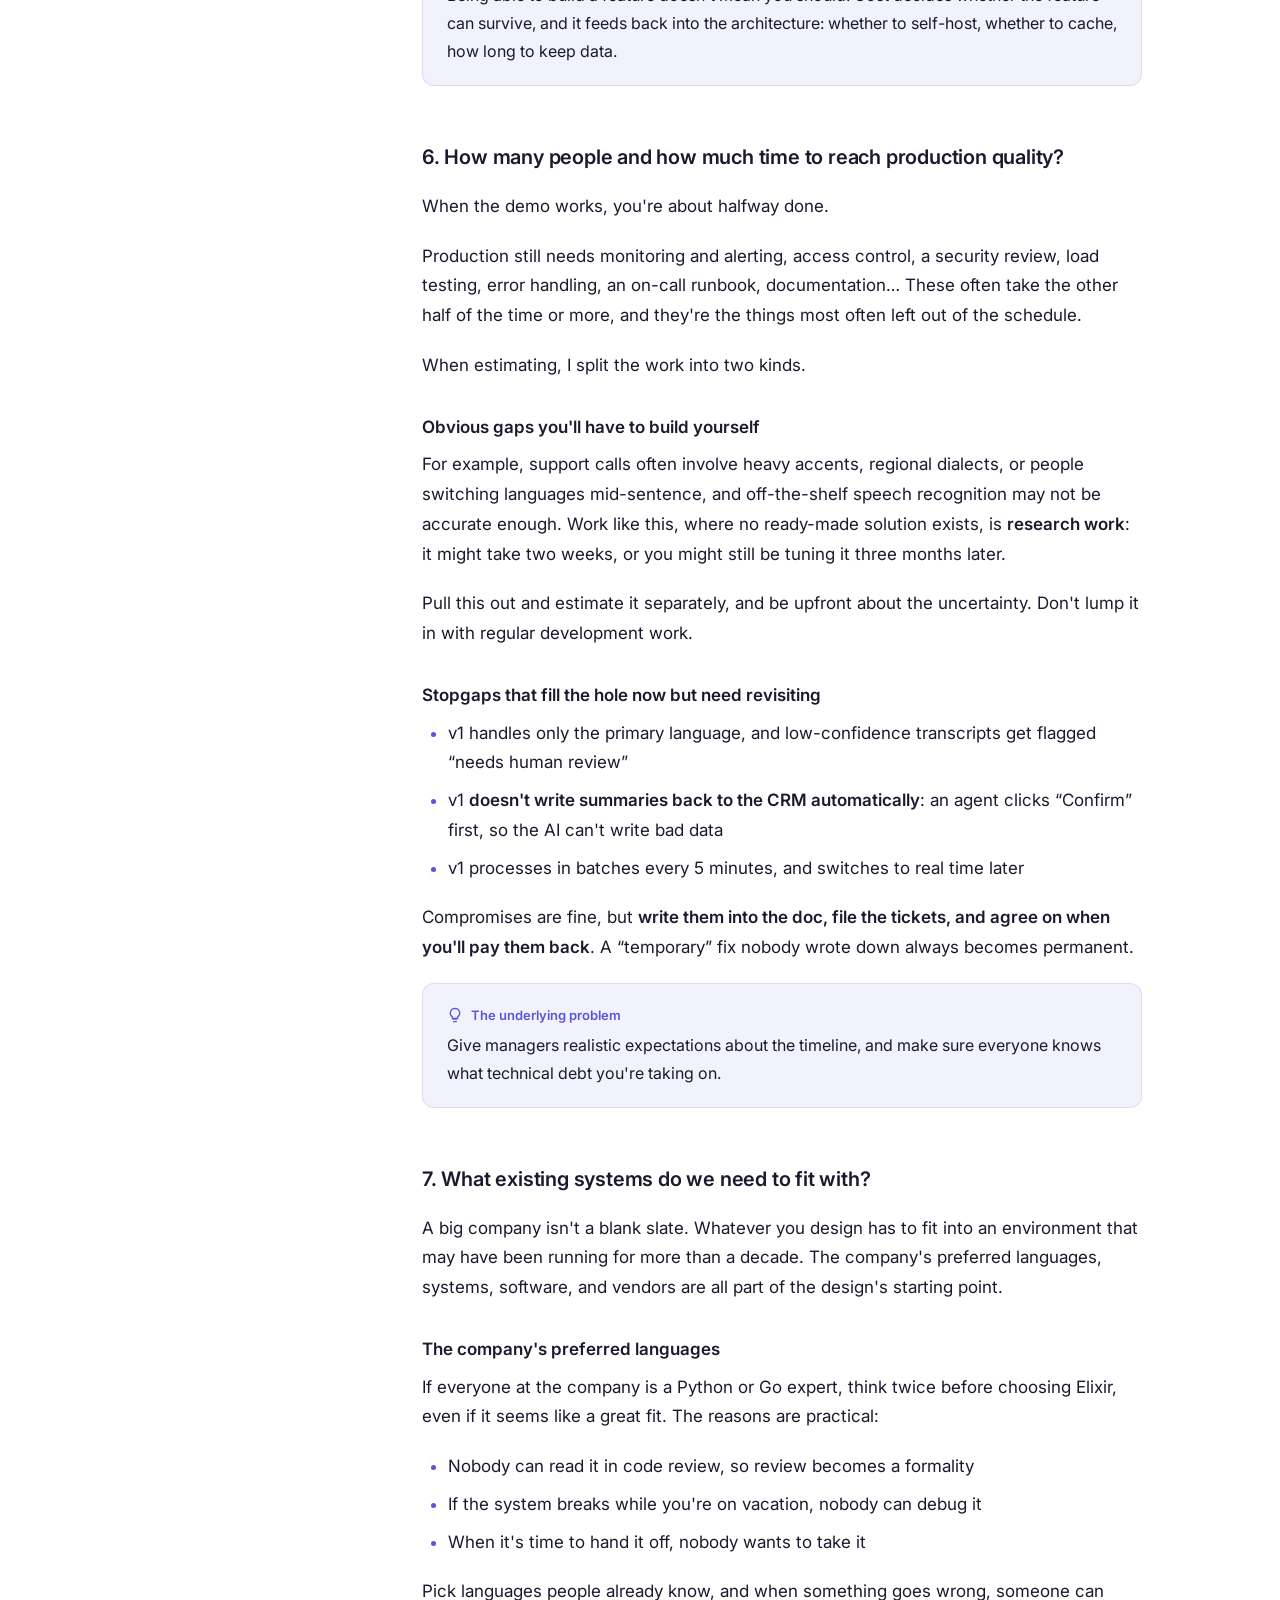
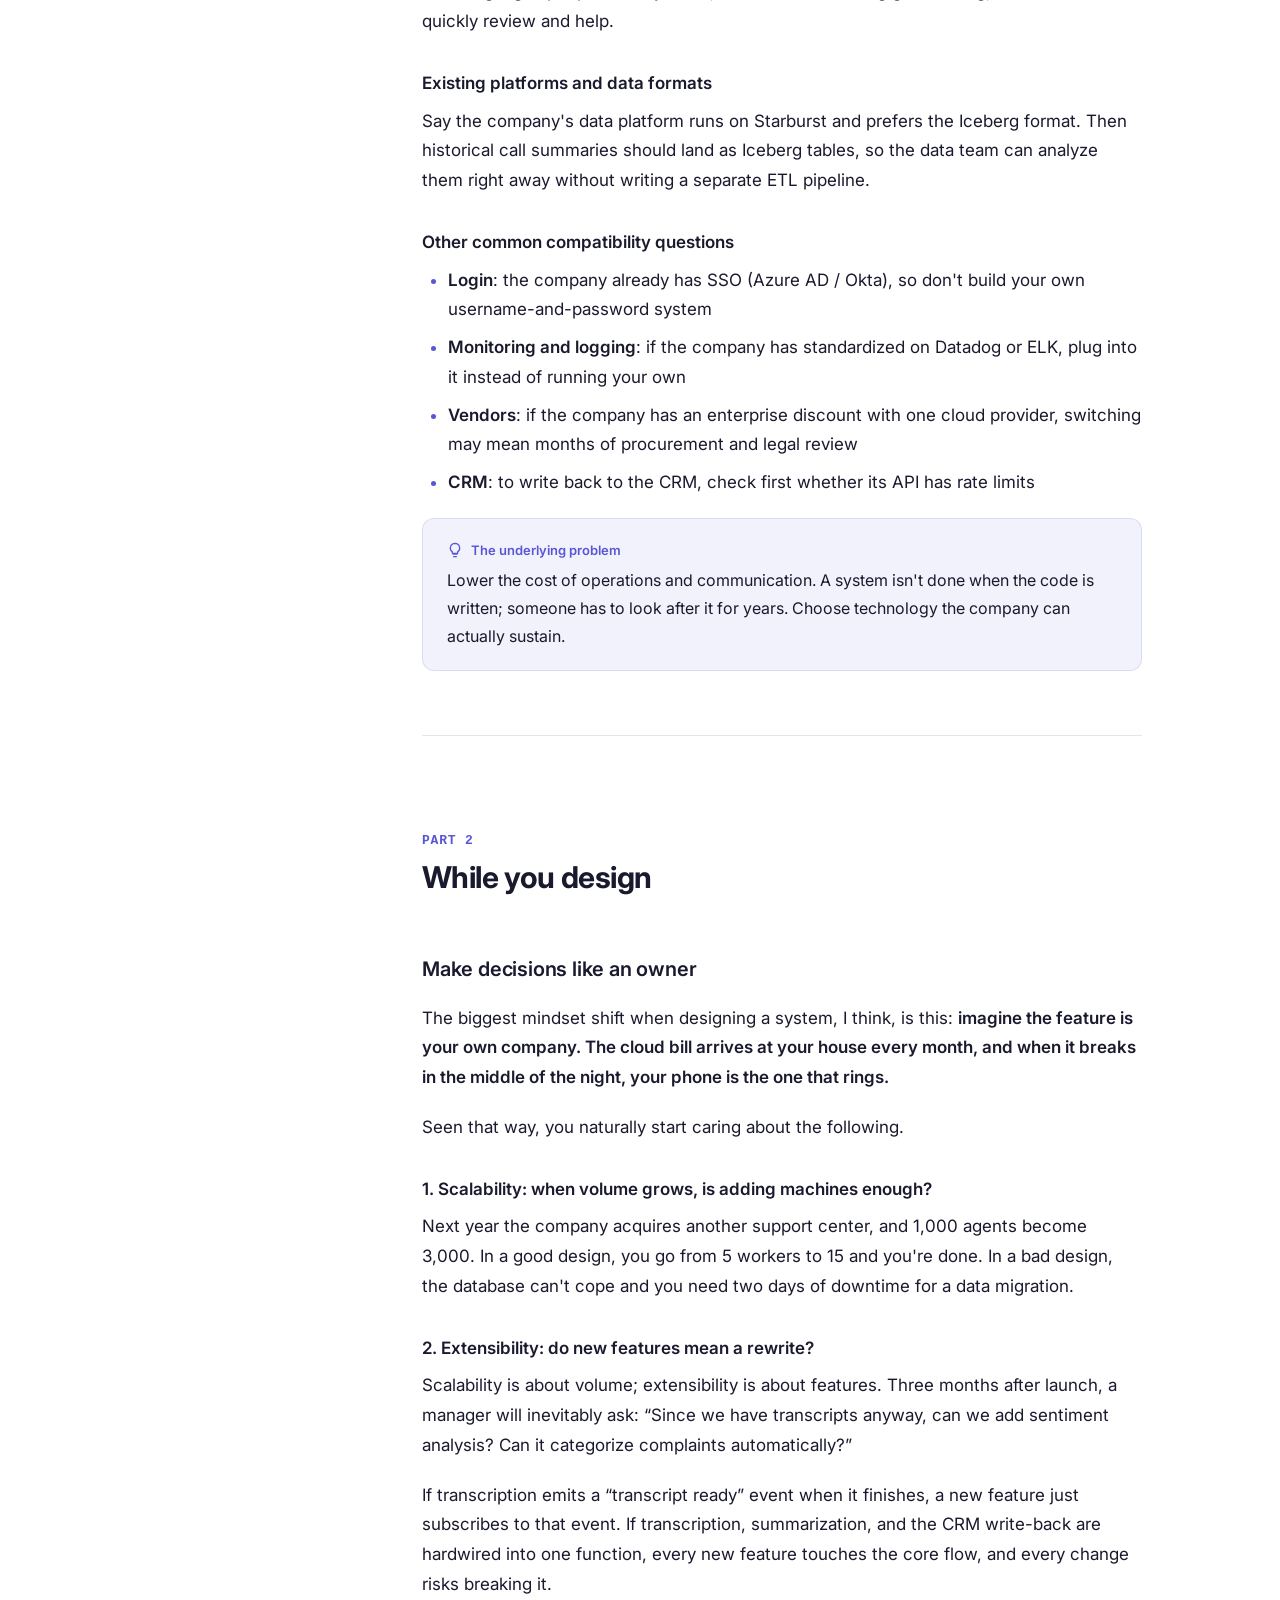
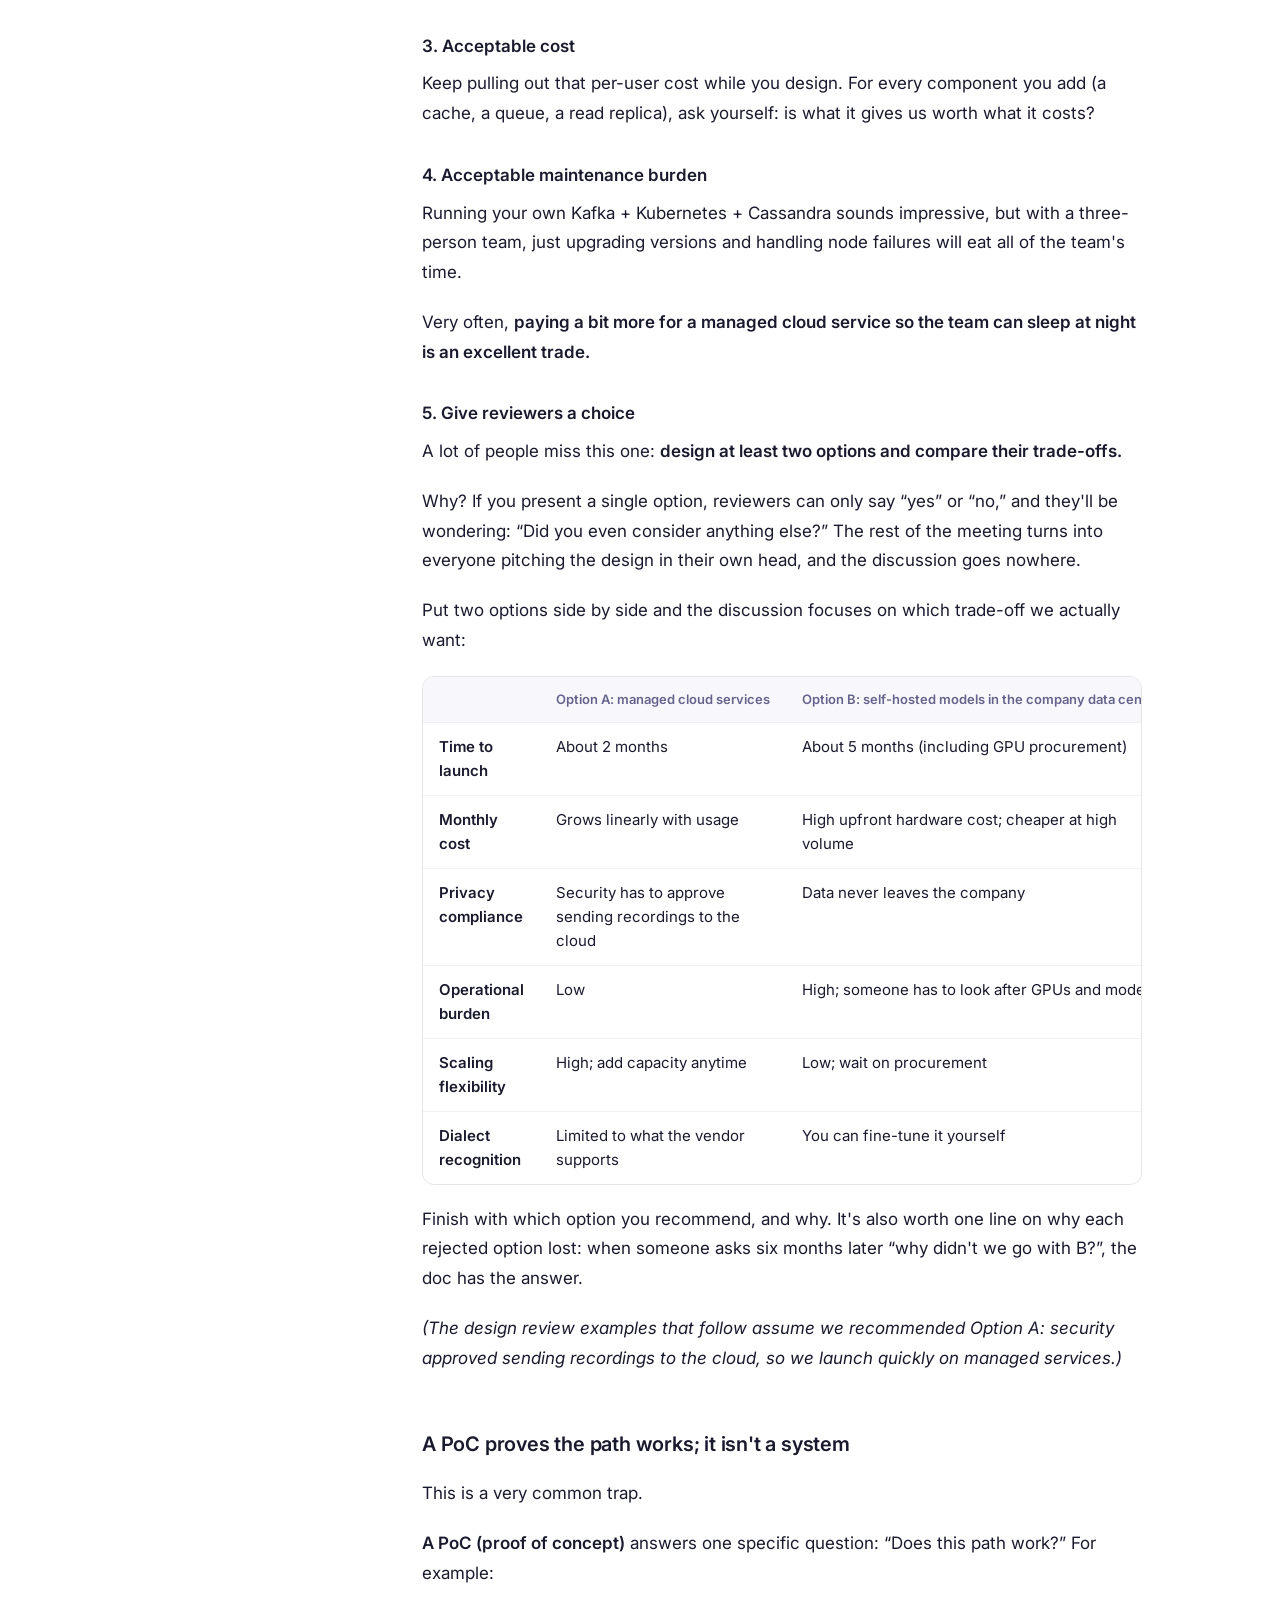
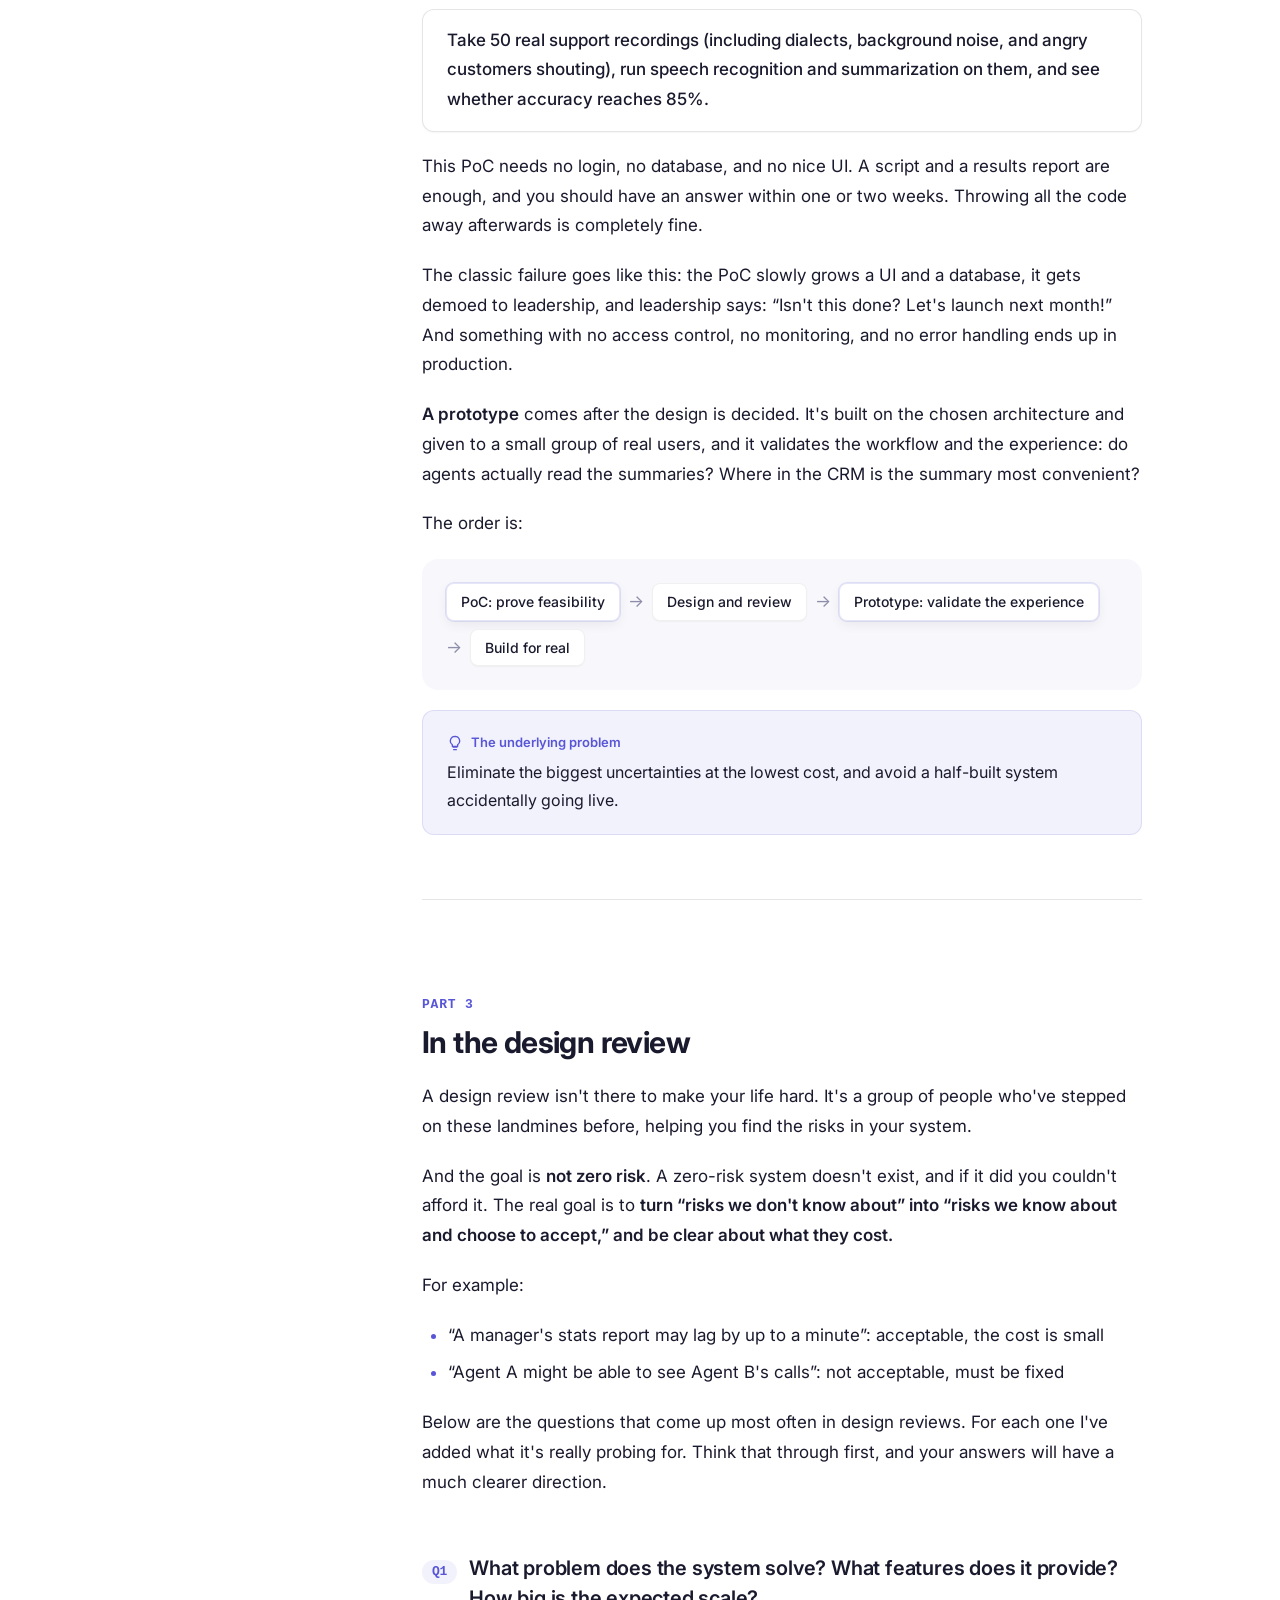
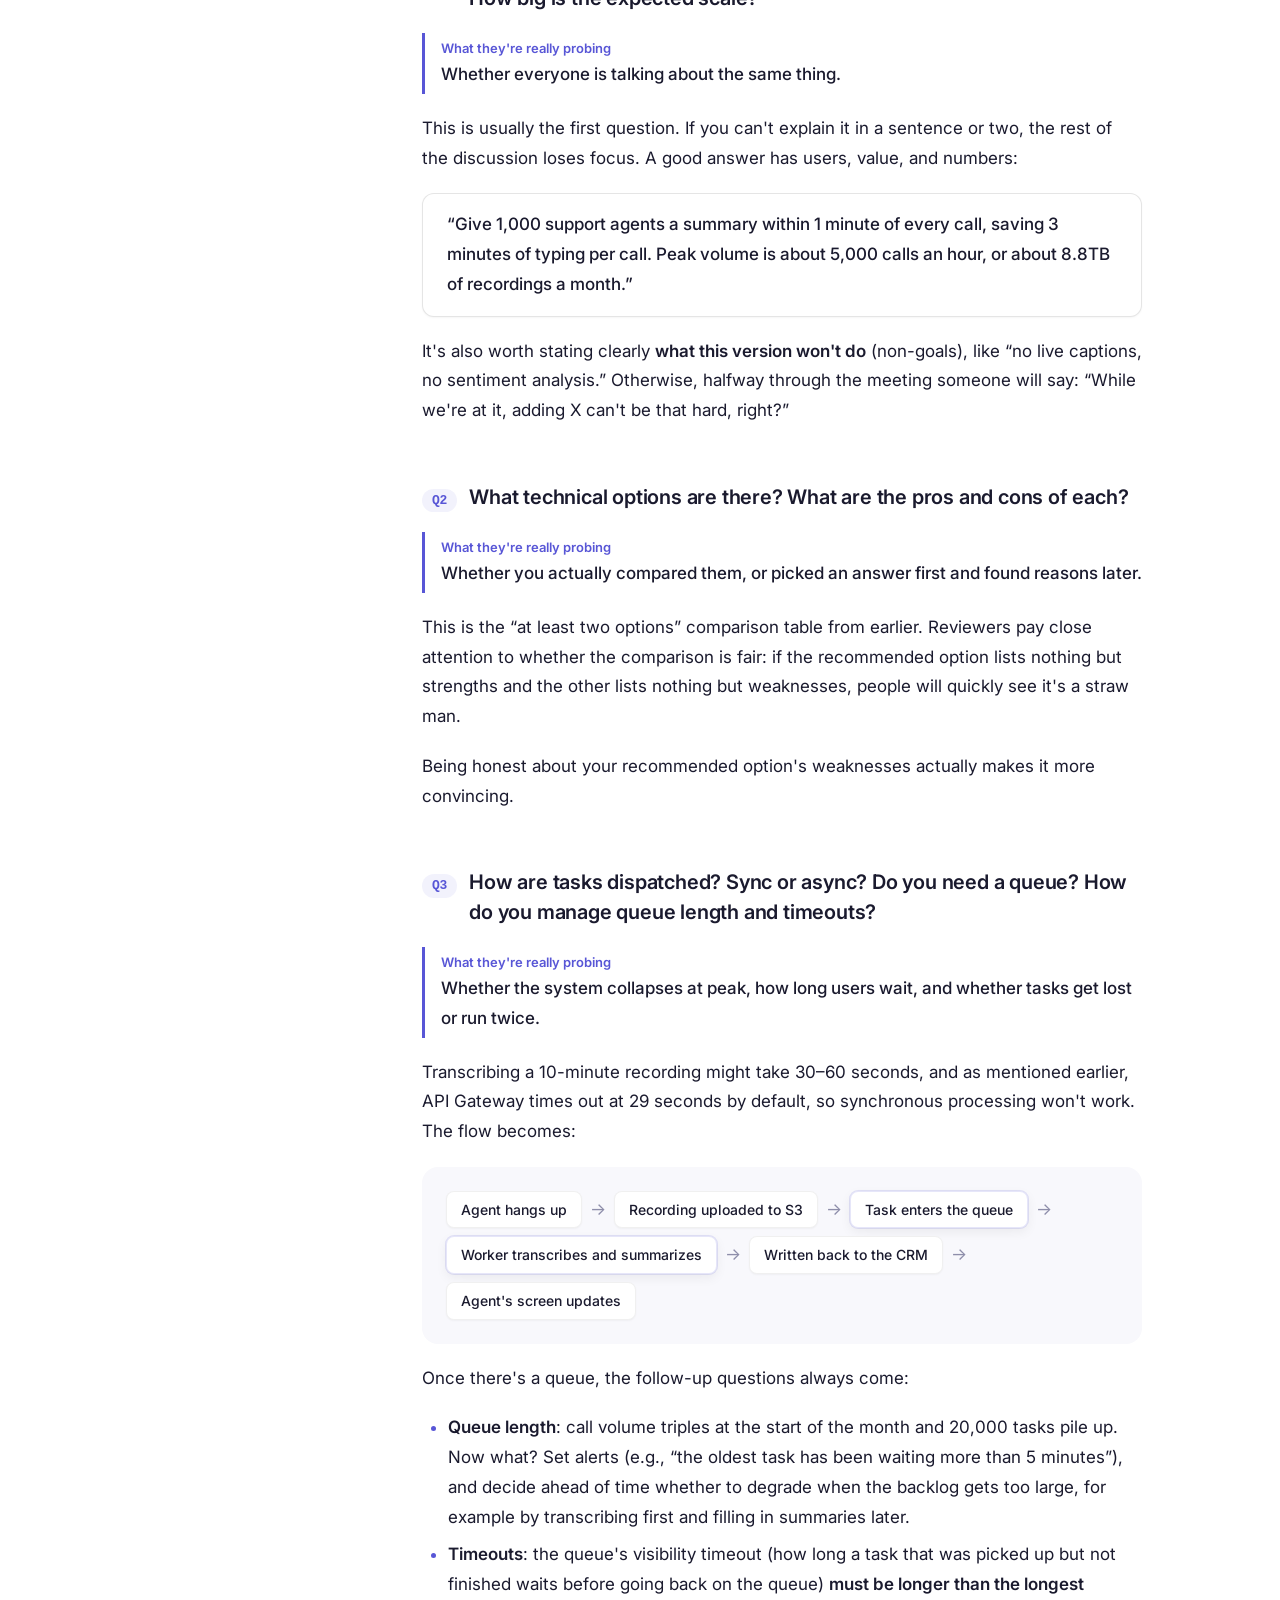
<file: blog/system-design-before-code/index.html>
<!DOCTYPE html>
<html lang="en">
<head>
  <!-- Google tag (gtag.js) -->
  <script async src="https://www.googletagmanager.com/gtag/js?id=G-V1VKW0GHEB"></script>
  <script>
    window.dataLayer = window.dataLayer || [];
    function gtag(){dataLayer.push(arguments);}
    gtag('js', new Date());
    gtag('config', 'G-V1VKW0GHEB');
  </script>
  <meta charset="UTF-8" />
  <meta name="viewport" content="width=device-width, initial-scale=1.0" />
  <title>Software development at a big company: what to figure out before you write code — Arlo AI Blog</title>
  <meta name="description" content="From “why build this?” to the design review: the questions to ask when designing a system, and the risk behind each one, walked through with a call-summary system for a customer support team." />
  <meta name="theme-color" content="#5856D6" />

  <!-- Open Graph -->
  <meta property="og:title" content="Software development at a big company: what to figure out before you write code" />
  <meta property="og:description" content="From “why build this?” to the design review: the questions to ask when designing a system, and the risk behind each one, walked through with one real example." />
  <meta property="og:type" content="article" />
  <meta property="og:locale" content="en_US" />
  <meta property="og:locale:alternate" content="zh_TW" />
  <meta property="og:locale:alternate" content="ja_JP" />
  <meta property="og:url" content="https://www.arlo-ai.app/blog/system-design-before-code/" />
  <meta property="article:published_time" content="2026-09-13" />
  <link rel="canonical" href="https://www.arlo-ai.app/blog/system-design-before-code/" />
  <link rel="alternate" hreflang="en" href="https://www.arlo-ai.app/blog/system-design-before-code/" />
  <link rel="alternate" hreflang="zh-Hant" href="https://www.arlo-ai.app/blog/system-design-before-code/zh-Hant/" />
  <link rel="alternate" hreflang="ja" href="https://www.arlo-ai.app/blog/system-design-before-code/ja/" />
  <link rel="alternate" hreflang="x-default" href="https://www.arlo-ai.app/blog/system-design-before-code/" />

  <!-- Favicon -->
  <link rel="icon" type="image/svg+xml" href="../../assets/favicon.svg" />

  <!-- Fonts -->
  <link rel="preconnect" href="https://fonts.googleapis.com" />
  <link rel="preconnect" href="https://fonts.gstatic.com" crossorigin />
  <link href="https://fonts.googleapis.com/css2?family=Inter:wght@400;500;600;700&display=swap" rel="stylesheet" />

  <link rel="stylesheet" href="../../styles.css" />
</head>
<body class="post">
  <!-- Navigation -->
  <nav class="nav" aria-label="Main navigation">
    <div class="nav-inner container">
      <a href="../../" class="nav-brand" aria-label="Arlo AI home">
        <svg class="nav-logo" width="28" height="28" viewBox="0 0 28 28" fill="none" aria-hidden="true">
          <rect width="28" height="28" rx="7" fill="#5856D6"/>
          <path d="M8 20L14 8L20 20" stroke="white" stroke-width="2.5" stroke-linecap="round" stroke-linejoin="round"/>
          <path d="M10.6 15.4H17.4" stroke="white" stroke-width="2.5" stroke-linecap="round"/>
        </svg>
        <span>Arlo AI</span>
      </a>
      <div class="nav-links">
        <a href="../../#projects">Projects</a>
        <a href="../" aria-current="page">Blog</a>
        <div class="lang-switch" role="group" aria-label="Choose language">
          <a href="./" hreflang="en" lang="en" data-lang="en" aria-current="true">EN</a>
          <a href="zh-Hant/" hreflang="zh-Hant" lang="zh-Hant" data-lang="zh-Hant">繁中</a>
          <a href="ja/" hreflang="ja" lang="ja" data-lang="ja">日本語</a>
        </div>
        <a href="https://github.com/kaija" class="btn btn-sm" target="_blank" rel="noopener">
          <svg width="16" height="16" viewBox="0 0 16 16" fill="currentColor" aria-hidden="true"><path d="M8 0C3.58 0 0 3.58 0 8c0 3.54 2.29 6.53 5.47 7.59.4.07.55-.17.55-.38 0-.19-.01-.82-.01-1.49-2.01.37-2.53-.49-2.69-.94-.09-.23-.48-.94-.82-1.13-.28-.15-.68-.52-.01-.53.63-.01 1.08.58 1.23.82.72 1.21 1.87.87 2.33.66.07-.52.28-.87.51-1.07-1.78-.2-3.64-.89-3.64-3.95 0-.87.31-1.59.82-2.15-.08-.2-.36-1.02.08-2.12 0 0 .67-.21 2.2.82.64-.18 1.32-.27 2-.27.68 0 1.36.09 2 .27 1.53-1.04 2.2-.82 2.2-.82.44 1.1.16 1.92.08 2.12.51.56.82 1.27.82 2.15 0 3.07-1.87 3.75-3.65 3.95.29.25.54.73.54 1.48 0 1.07-.01 1.93-.01 2.2 0 .21.15.46.55.38A8.013 8.013 0 0016 8c0-4.42-3.58-8-8-8z"/></svg>
          GitHub
        </a>
      </div>
      <button class="nav-toggle" aria-label="Toggle menu" aria-expanded="false">
        <svg width="24" height="24" viewBox="0 0 24 24" fill="none" stroke="currentColor" stroke-width="2" stroke-linecap="round"><path d="M3 12h18M3 6h18M3 18h18"/></svg>
      </button>
    </div>
  </nav>

  <!-- Post header -->
  <header class="post-header">
    <div class="container">
      <div class="hero-badge">System design · Software engineering</div>
      <h1>Software development at a big company:<br/>what to figure out before you write code</h1>
      <p class="post-lede">From “why build this?” to the design review: which questions to ask when designing a system, what risk each one guards against, all walked through with one real example.</p>
      <div class="post-meta">
        <time datetime="2026-09-13">September 13, 2026</time>
        <span>About a 30-minute read</span>
      </div>
    </div>
  </header>

  <div class="post-layout">
    <!-- Table of contents -->
    <details class="post-toc" open>
      <summary>Contents</summary>
      <ol>
        <li>
          <a href="#before">Part 1: Before you design</a>
          <ol>
            <li><a href="#why">Why build this feature?</a></li>
            <li><a href="#how">How will it be built?</a></li>
            <li><a href="#scale">Users and data volume</a></li>
            <li><a href="#limits">Constraints</a></li>
            <li><a href="#cost">Cost per user</a></li>
            <li><a href="#effort">People and time</a></li>
            <li><a href="#compat">Existing systems</a></li>
          </ol>
        </li>
        <li>
          <a href="#during">Part 2: While you design</a>
          <ol>
            <li><a href="#owner">Think like an owner</a></li>
            <li><a href="#poc">PoC vs. prototype</a></li>
          </ol>
        </li>
        <li>
          <a href="#review">Part 3: In the design review</a>
          <ol>
            <li><a href="#q1">Q1 Problem, features, scale</a></li>
            <li><a href="#q2">Q2 Comparing approaches</a></li>
            <li><a href="#q3">Q3 Task dispatch and queues</a></li>
            <li><a href="#q4">Q4 Stateless vs. stateful</a></li>
            <li><a href="#q5">Q5 Scaling</a></li>
            <li><a href="#q6">Q6 Caching</a></li>
            <li><a href="#q7">Q7 Database design</a></li>
            <li><a href="#q8">Q8 Sync and concurrency</a></li>
            <li><a href="#q9">Q9 Logging and auditing</a></li>
            <li><a href="#q10">Q10 Monitoring</a></li>
            <li><a href="#q11">Q11 Authn and authz</a></li>
            <li><a href="#q12">Q12 Cost and capacity</a></li>
            <li><a href="#q13">Q13 Failover</a></li>
            <li><a href="#q14">Q14 Error handling</a></li>
            <li><a href="#q15">Q15 Supported platforms</a></li>
            <li><a href="#q16">Q16 System limits</a></li>
            <li><a href="#q17">Q17 Troubleshooting</a></li>
            <li><a href="#q18">Q18 Data retention</a></li>
          </ol>
        </li>
        <li><a href="#closing">Wrapping up</a></li>
      </ol>
    </details>

    <article class="post-body">
      <p>Engineers who are new to a big company often ask me: “This feature would take two days to write. Why do I need a design doc and a stack of meetings first?”</p>
      <p>Honestly, I used to think the same thing. Then I stepped on a few landmines: a feature that shipped and nobody used, a cloud bill bigger than the money the feature saved, getting paged in the middle of the night for a system nobody could understand. That's when it clicked. <strong>At a big company, writing the code is usually the easy part. The hard part is working out, before you write it, where things are going to break.</strong></p>
      <p>This post organizes the questions I ask when designing a system into three stages:</p>
      <ol>
        <li><strong>Before you design</strong>: figure out what problem you're actually solving</li>
        <li><strong>While you design</strong>: make decisions like an owner</li>
        <li><strong>In the design review</strong>: the questions you'll get asked, and the risks they're really probing for</li>
      </ol>
      <p>For every question I'll explain why it gets asked. <strong>You can only answer a question well once you understand what it's really trying to prevent.</strong> Otherwise you're just memorizing a checklist.</p>

      <div class="post-example">
        <span class="post-example-label">The running example</span>
        <p>To keep things concrete, I'll use one example from start to finish:</p>
        <p><strong>A company has 1,000 customer support agents. After every call, each agent spends 3 minutes typing up notes in the CRM. Leadership wants an “automatic call summary” feature: the moment a call ends, the system transcribes the recording, generates a summary, and fills it into the CRM.</strong></p>
      </div>

      <!-- ===== Part 1 ===== -->
      <hr />
      <h2 id="before"><span class="post-eyebrow">PART 1</span>Before you design</h2>
      <p>The questions that need answers before you start designing anything.</p>

      <h3 id="why">1. Why are we building this feature?</h3>
      <p>This is the question people skip most often, and it's the most important one. Engineers tend to hear a requirement and jump straight to architecture: “Which model should we use? Do we need Kafka?” But if you don't know who will use it or what problem it solves, you can easily build something technically beautiful that nobody wants.</p>
      <p>I break it into three smaller questions.</p>

      <h4>Who are the users?</h4>
      <p>“Support agents” is only the first-layer answer. Dig a little deeper and there are actually three groups:</p>
      <ul>
        <li><strong>Support agents</strong>: want to type less, and need the summaries to be accurate</li>
        <li><strong>Support managers</strong>: when a complaint comes in, want to understand quickly what happened on that call</li>
        <li><strong>QA staff</strong>: need to spot-check call quality</li>
      </ul>
      <p>Each group needs different things and different permissions (an agent shouldn't be able to see other agents' calls), and all of that shapes the design later on.</p>

      <h4>What problem does it solve for them?</h4>
      <p>On the surface it's “save typing time.” But do the math: 5 calls an hour with 3 minutes saved per call is 15 minutes saved every hour, or 2 hours a day. Across 1,000 agents, that's <strong>2,000 hours of work saved every day</strong>.</p>
      <p>That number matters. It determines how much the company is willing to spend on this feature, and it will keep coming back when we work out costs.</p>

      <h4>How did users do this before?</h4>
      <p>This one gets overlooked the most, and it's the one that saves you most often. Until now, agents typed notes into a free-text field in the CRM, and managers investigating a complaint would pull up the recording and listen to it.</p>
      <p>That tells us something: <strong>the summary has to end up back in the CRM.</strong> Build it as a separate website and agents have to copy and paste between two systems. You've just swapped “typing” for “copy-paste,” and within a month nobody will be using it.</p>

      <div class="post-callout">
        <div class="post-callout-label"><svg width="16" height="16" viewBox="0 0 24 24" fill="none" stroke="currentColor" stroke-width="2" stroke-linecap="round" stroke-linejoin="round" aria-hidden="true"><path d="M9 18h6M10 22h4M12 2a7 7 0 00-4 12.7V17h8v-2.3A7 7 0 0012 2z"/></svg>The underlying problem</div>
        <p>Avoid building a feature that succeeds technically but fails as a product. Users' old habits are the new system's constraints.</p>
      </div>

      <h3 id="how">2. How will we build it?</h3>

      <h4>Where does the core run? Endpoint, cloud, or local server</h4>
      <p>The same feature turns out very differently depending on where its core lives:</p>
      <div class="table-wrap">
        <table>
          <thead>
            <tr><th>Where the core runs</th><th>In the call-summary example</th><th>Upside</th><th>Cost</th></tr>
          </thead>
          <tbody>
            <tr><td>Endpoint (the agent's PC)</td><td>Every PC runs its own speech recognition model</td><td>Recordings never get uploaded, which is best for privacy</td><td>Company PCs have no GPU and can't run it; updating models on 1,000 machines is a nightmare</td></tr>
            <tr><td>Cloud</td><td>Recordings are uploaded to the cloud for processing</td><td>Fastest to build; scale by adding machines</td><td>Recordings contain personal data, and security or compliance may not allow it to leave the company</td></tr>
            <tr><td>Local server (company data center)</td><td>GPU servers in the company's own data center</td><td>Data never leaves the company</td><td>You buy and operate the hardware yourself; scaling waits on procurement</td></tr>
          </tbody>
        </table>
      </div>
      <p>Customers regularly read out ID numbers and credit card numbers on support calls, so this is usually <strong>not a decision engineers can make alone</strong>. Ask security and legal first. First, not after you've built it.</p>

      <h4>What's the interface? Desktop app, mobile app, or web</h4>
      <p>Agents keep the CRM open in a browser all day, so the obvious answer is a web plugin inside the CRM.</p>
      <p>But that depends on where the recordings come from. If the phone system (PBX) already records calls, the backend just fetches the files, and the frontend is a web plugin that shows the summary. If the phone system doesn't record, you need to capture audio from the softphone on the agent's PC, and a browser can't do that. Now you need a desktop app, and a desktop app means dealing with installation, auto-updates, and locked-down company machines.</p>
      <p>A requirement detail that looks tiny ends up deciding the entire frontend.</p>

      <h4>What's the main tech stack?</h4>
      <p>The speech recognition and LLM ecosystems are almost entirely Python, so Python makes sense for the workers that process audio. For the API service handling lots of concurrent requests, Go might use fewer resources. And if the frontend is a CRM plugin, you have to follow that CRM platform's development framework. No choice there.</p>

      <div class="post-callout">
        <div class="post-callout-label"><svg width="16" height="16" viewBox="0 0 24 24" fill="none" stroke="currentColor" stroke-width="2" stroke-linecap="round" stroke-linejoin="round" aria-hidden="true"><path d="M9 18h6M10 22h4M12 2a7 7 0 00-4 12.7V17h8v-2.3A7 7 0 0012 2z"/></svg>The underlying problem</div>
        <p>Where the core runs and what the interface is determine how data flows, whether you're compliant, and how expensive the system is to operate. These decisions are hard to reverse later.</p>
      </div>

      <h3 id="scale">3. How many users? How often? How much data?</h3>
      <p>You need numbers. “Lots of people use it” is not a scale. “1,000 people, 5 times an hour each, 10MB per request” is.</p>
      <p>Let's work it out for our example:</p>
      <div class="post-example">
        <span class="post-example-label">Assumptions</span>
        <ul>
          <li>Users: 1,000 support agents, active only during working hours (8 hours)</li>
          <li>Frequency: about 5 calls per agent per hour</li>
          <li>Files: a 10-minute recording is about 10MB</li>
        </ul>
      </div>
      <div class="post-stats">
        <div class="post-stat"><strong>≈ 1.4 / sec</strong><span>Average requests per second<br/>(5,000 per hour: 1,000 × 5)</span></div>
        <div class="post-stat"><strong>≈ 110 Mbps</strong><span>Upload bandwidth<br/>(1.4 × 10MB ≈ 14 MB/s)</span></div>
        <div class="post-stat"><strong>400 GB</strong><span>Data per day<br/>(5,000 × 8 hours × 10MB)</span></div>
        <div class="post-stat"><strong>8.8 TB</strong><span>Data per month<br/>(22 working days)</span></div>
      </div>
      <p>Here's the interesting part: <strong>1.4 requests per second is small enough for a single machine. But 8.8TB of recordings a month adds up to more than 100TB in a year.</strong></p>
      <p>The challenge in this system isn't QPS at all. It's bandwidth, storage cost, and processing time. Without running the numbers, it's easy to put effort in the wrong place, like spending two weeks tuning API performance.</p>
      <p>“Working hours only” is important information too:</p>
      <ul>
        <li>On nights and weekends you can scale down to the minimum and save money</li>
        <li>But everyone logs in at 9 a.m., so watch out for cold starts</li>
        <li>After monthly bills go out, call volume can multiply, so estimate that peak separately</li>
      </ul>

      <div class="post-callout">
        <div class="post-callout-label"><svg width="16" height="16" viewBox="0 0 24 24" fill="none" stroke="currentColor" stroke-width="2" stroke-linecap="round" stroke-linejoin="round" aria-hidden="true"><path d="M9 18h6M10 22h4M12 2a7 7 0 00-4 12.7V17h8v-2.3A7 7 0 0012 2z"/></svg>The underlying problem</div>
        <p>Scale determines architecture. A system for 1,000 people and one for a million are completely different designs. Any discussion without numbers is just talk.</p>
      </div>

      <h3 id="limits">4. What are the system's constraints?</h3>
      <p>Every technology has built-in bottlenecks. Better to know them before you design than to hit the wall after launch.</p>

      <h4>The CAP theorem</h4>
      <p>A distributed system can only guarantee two of consistency, availability, and partition tolerance. In practice, networks do fail and partitions do happen, so the real choice is: <strong>when the network breaks, do you want “the data is always correct” or “the service always responds”?</strong></p>
      <ul>
        <li>Billing and inventory: better to be briefly unavailable than to get the numbers wrong, so choose C</li>
        <li>Like counts and view counts: a few seconds of delay is fine, but the page can't go down, so choose A</li>
      </ul>

      <h4>Message size and timeout limits</h4>
      <p>This one is critical for our example, because every recording is 10MB:</p>
      <div class="table-wrap">
        <table>
          <thead>
            <tr><th>Component</th><th>Typical limit</th><th>Impact on a 10MB recording</th></tr>
          </thead>
          <tbody>
            <tr><td>AWS API Gateway (REST)</td><td>10MB payload limit; 29-second integration timeout by default</td><td>File size sits right at the edge, and transcribing a 10-minute recording will definitely take longer than 29 seconds</td></tr>
            <tr><td>AWS Lambda (synchronous invoke)</td><td>6MB request/response payload limit</td><td>Doesn't fit at all</td></tr>
            <tr><td>Kafka</td><td>About 1MB default maximum message size</td><td>Doesn't fit</td></tr>
            <tr><td>DynamoDB</td><td>400KB maximum item size</td><td>A longer transcript may exceed it</td></tr>
          </tbody>
        </table>
      </div>
      <p>Once you know these limits, the design mostly falls out on its own:</p>
      <ul>
        <li><strong>Don't send files through the API.</strong> Use a pre-signed URL so the client uploads directly to S3</li>
        <li><strong>Put only the file path on the queue</strong>, not the file itself (this is the claim-check pattern)</li>
        <li>Transcription will take longer than 29 seconds, so processing has to be <strong>asynchronous</strong></li>
      </ul>

      <div class="post-callout">
        <div class="post-callout-label"><svg width="16" height="16" viewBox="0 0 24 24" fill="none" stroke="currentColor" stroke-width="2" stroke-linecap="round" stroke-linejoin="round" aria-hidden="true"><path d="M9 18h6M10 22h4M12 2a7 7 0 00-4 12.7V17h8v-2.3A7 7 0 0012 2z"/></svg>The underlying problem</div>
        <p>Avoid discovering halfway through the design, or after launch, that some component simply can't handle the load and the whole architecture has to be torn down.</p>
      </div>

      <h3 id="cost">5. What does each user cost?</h3>
      <p><strong>What's the market price? What's our target?</strong> You need this even for an internal tool, because leadership will compare it with just buying an off-the-shelf SaaS product.</p>
      <div class="post-example">
        <span class="post-example-label">Assumptions (all numbers are illustrative)</span>
        <ul>
          <li>Similar call-summary services on the market cost about $30 per user per month</li>
          <li>Speech recognition plus LLM summarization costs us about $0.02 per call</li>
          <li>Each agent handles about 880 calls a month (5 calls × 8 hours × 22 days)</li>
        </ul>
      </div>
<pre><code>Compute: 880 × $0.02 = $17.60 per user per month
Storage: each user adds 8.8GB a month; small at first, but it piles up if nothing is deleted
Cost per user per month ≈ $18 and up, and rising every month</code></pre>
      <p>Compared with $30 there seems to be room. But add operations staff, idle machines, and ever-growing storage, and you may end up paying about the same as you would to buy. At that point the design direction changes:</p>
      <ul>
        <li>Could we <strong>summarize only calls longer than 2 minutes</strong>? (Short calls are usually transfers or wrong numbers)</li>
        <li>Could a <strong>smaller model</strong> classify calls first, and send only the complex ones to the large model?</li>
        <li>Could recordings be <strong>deleted after 30 days</strong>, keeping only the text summary?</li>
      </ul>
      <p>If this were a product sold to external customers: SaaS companies commonly target 70–80% gross margins, which means the cost of serving each user should stay under roughly 20–30% of the price if it's going to fund the team.</p>

      <div class="post-callout">
        <div class="post-callout-label"><svg width="16" height="16" viewBox="0 0 24 24" fill="none" stroke="currentColor" stroke-width="2" stroke-linecap="round" stroke-linejoin="round" aria-hidden="true"><path d="M9 18h6M10 22h4M12 2a7 7 0 00-4 12.7V17h8v-2.3A7 7 0 0012 2z"/></svg>The underlying problem</div>
        <p>Being able to build a feature doesn't mean you should. Cost decides whether the feature can survive, and it feeds back into the architecture: whether to self-host, whether to cache, how long to keep data.</p>
      </div>

      <h3 id="effort">6. How many people and how much time to reach production quality?</h3>
      <p>When the demo works, you're about halfway done.</p>
      <p>Production still needs monitoring and alerting, access control, a security review, load testing, error handling, an on-call runbook, documentation… These often take the other half of the time or more, and they're the things most often left out of the schedule.</p>
      <p>When estimating, I split the work into two kinds.</p>

      <h4>Obvious gaps you'll have to build yourself</h4>
      <p>For example, support calls often involve heavy accents, regional dialects, or people switching languages mid-sentence, and off-the-shelf speech recognition may not be accurate enough. Work like this, where no ready-made solution exists, is <strong>research work</strong>: it might take two weeks, or you might still be tuning it three months later.</p>
      <p>Pull this out and estimate it separately, and be upfront about the uncertainty. Don't lump it in with regular development work.</p>

      <h4>Stopgaps that fill the hole now but need revisiting</h4>
      <ul>
        <li>v1 handles only the primary language, and low-confidence transcripts get flagged “needs human review”</li>
        <li>v1 <strong>doesn't write summaries back to the CRM automatically</strong>: an agent clicks “Confirm” first, so the AI can't write bad data</li>
        <li>v1 processes in batches every 5 minutes, and switches to real time later</li>
      </ul>
      <p>Compromises are fine, but <strong>write them into the doc, file the tickets, and agree on when you'll pay them back</strong>. A “temporary” fix nobody wrote down always becomes permanent.</p>

      <div class="post-callout">
        <div class="post-callout-label"><svg width="16" height="16" viewBox="0 0 24 24" fill="none" stroke="currentColor" stroke-width="2" stroke-linecap="round" stroke-linejoin="round" aria-hidden="true"><path d="M9 18h6M10 22h4M12 2a7 7 0 00-4 12.7V17h8v-2.3A7 7 0 0012 2z"/></svg>The underlying problem</div>
        <p>Give managers realistic expectations about the timeline, and make sure everyone knows what technical debt you're taking on.</p>
      </div>

      <h3 id="compat">7. What existing systems do we need to fit with?</h3>
      <p>A big company isn't a blank slate. Whatever you design has to fit into an environment that may have been running for more than a decade. The company's preferred languages, systems, software, and vendors are all part of the design's starting point.</p>

      <h4>The company's preferred languages</h4>
      <p>If everyone at the company is a Python or Go expert, think twice before choosing Elixir, even if it seems like a great fit. The reasons are practical:</p>
      <ul>
        <li>Nobody can read it in code review, so review becomes a formality</li>
        <li>If the system breaks while you're on vacation, nobody can debug it</li>
        <li>When it's time to hand it off, nobody wants to take it</li>
      </ul>
      <p>Pick languages people already know, and when something goes wrong, someone can quickly review and help.</p>

      <h4>Existing platforms and data formats</h4>
      <p>Say the company's data platform runs on Starburst and prefers the Iceberg format. Then historical call summaries should land as Iceberg tables, so the data team can analyze them right away without writing a separate ETL pipeline.</p>

      <h4>Other common compatibility questions</h4>
      <ul>
        <li><strong>Login</strong>: the company already has SSO (Azure AD / Okta), so don't build your own username-and-password system</li>
        <li><strong>Monitoring and logging</strong>: if the company has standardized on Datadog or ELK, plug into it instead of running your own</li>
        <li><strong>Vendors</strong>: if the company has an enterprise discount with one cloud provider, switching may mean months of procurement and legal review</li>
        <li><strong>CRM</strong>: to write back to the CRM, check first whether its API has rate limits</li>
      </ul>

      <div class="post-callout">
        <div class="post-callout-label"><svg width="16" height="16" viewBox="0 0 24 24" fill="none" stroke="currentColor" stroke-width="2" stroke-linecap="round" stroke-linejoin="round" aria-hidden="true"><path d="M9 18h6M10 22h4M12 2a7 7 0 00-4 12.7V17h8v-2.3A7 7 0 0012 2z"/></svg>The underlying problem</div>
        <p>Lower the cost of operations and communication. A system isn't done when the code is written; someone has to look after it for years. Choose technology the company can actually sustain.</p>
      </div>

      <!-- ===== Part 2 ===== -->
      <hr />
      <h2 id="during"><span class="post-eyebrow">PART 2</span>While you design</h2>

      <h3 id="owner">Make decisions like an owner</h3>
      <p>The biggest mindset shift when designing a system, I think, is this: <strong>imagine the feature is your own company. The cloud bill arrives at your house every month, and when it breaks in the middle of the night, your phone is the one that rings.</strong></p>
      <p>Seen that way, you naturally start caring about the following.</p>

      <h4>1. Scalability: when volume grows, is adding machines enough?</h4>
      <p>Next year the company acquires another support center, and 1,000 agents become 3,000. In a good design, you go from 5 workers to 15 and you're done. In a bad design, the database can't cope and you need two days of downtime for a data migration.</p>

      <h4>2. Extensibility: do new features mean a rewrite?</h4>
      <p>Scalability is about volume; extensibility is about features. Three months after launch, a manager will inevitably ask: “Since we have transcripts anyway, can we add sentiment analysis? Can it categorize complaints automatically?”</p>
      <p>If transcription emits a “transcript ready” event when it finishes, a new feature just subscribes to that event. If transcription, summarization, and the CRM write-back are hardwired into one function, every new feature touches the core flow, and every change risks breaking it.</p>

      <h4>3. Acceptable cost</h4>
      <p>Keep pulling out that per-user cost while you design. For every component you add (a cache, a queue, a read replica), ask yourself: is what it gives us worth what it costs?</p>

      <h4>4. Acceptable maintenance burden</h4>
      <p>Running your own Kafka + Kubernetes + Cassandra sounds impressive, but with a three-person team, just upgrading versions and handling node failures will eat all of the team's time.</p>
      <p>Very often, <strong>paying a bit more for a managed cloud service so the team can sleep at night is an excellent trade.</strong></p>

      <h4>5. Give reviewers a choice</h4>
      <p>A lot of people miss this one: <strong>design at least two options and compare their trade-offs.</strong></p>
      <p>Why? If you present a single option, reviewers can only say “yes” or “no,” and they'll be wondering: “Did you even consider anything else?” The rest of the meeting turns into everyone pitching the design in their own head, and the discussion goes nowhere.</p>
      <p>Put two options side by side and the discussion focuses on which trade-off we actually want:</p>
      <div class="table-wrap">
        <table>
          <thead>
            <tr><th></th><th>Option A: managed cloud services</th><th>Option B: self-hosted models in the company data center</th></tr>
          </thead>
          <tbody>
            <tr><td>Time to launch</td><td>About 2 months</td><td>About 5 months (including GPU procurement)</td></tr>
            <tr><td>Monthly cost</td><td>Grows linearly with usage</td><td>High upfront hardware cost; cheaper at high volume</td></tr>
            <tr><td>Privacy compliance</td><td>Security has to approve sending recordings to the cloud</td><td>Data never leaves the company</td></tr>
            <tr><td>Operational burden</td><td>Low</td><td>High; someone has to look after GPUs and models</td></tr>
            <tr><td>Scaling flexibility</td><td>High; add capacity anytime</td><td>Low; wait on procurement</td></tr>
            <tr><td>Dialect recognition</td><td>Limited to what the vendor supports</td><td>You can fine-tune it yourself</td></tr>
          </tbody>
        </table>
      </div>
      <p>Finish with which option you recommend, and why. It's also worth one line on why each rejected option lost: when someone asks six months later “why didn't we go with B?”, the doc has the answer.</p>
      <p><em>(The design review examples that follow assume we recommended Option A: security approved sending recordings to the cloud, so we launch quickly on managed services.)</em></p>

      <h3 id="poc">A PoC proves the path works; it isn't a system</h3>
      <p>This is a very common trap.</p>
      <p><strong>A PoC (proof of concept)</strong> answers one specific question: “Does this path work?” For example:</p>
      <p class="post-quote">Take 50 real support recordings (including dialects, background noise, and angry customers shouting), run speech recognition and summarization on them, and see whether accuracy reaches 85%.</p>
      <p>This PoC needs no login, no database, and no nice UI. A script and a results report are enough, and you should have an answer within one or two weeks. Throwing all the code away afterwards is completely fine.</p>
      <p>The classic failure goes like this: the PoC slowly grows a UI and a database, it gets demoed to leadership, and leadership says: “Isn't this done? Let's launch next month!” And something with no access control, no monitoring, and no error handling ends up in production.</p>
      <p><strong>A prototype</strong> comes after the design is decided. It's built on the chosen architecture and given to a small group of real users, and it validates the workflow and the experience: do agents actually read the summaries? Where in the CRM is the summary most convenient?</p>
      <p>The order is:</p>
      <div class="post-flow" aria-label="PoC to prove feasibility, then design and review, then a prototype to validate the experience, then building for real">
        <span class="post-flow-step is-accent">PoC: prove feasibility</span>
        <span class="post-flow-arrow" aria-hidden="true">→</span>
        <span class="post-flow-step">Design and review</span>
        <span class="post-flow-arrow" aria-hidden="true">→</span>
        <span class="post-flow-step is-accent">Prototype: validate the experience</span>
        <span class="post-flow-arrow" aria-hidden="true">→</span>
        <span class="post-flow-step">Build for real</span>
      </div>

      <div class="post-callout">
        <div class="post-callout-label"><svg width="16" height="16" viewBox="0 0 24 24" fill="none" stroke="currentColor" stroke-width="2" stroke-linecap="round" stroke-linejoin="round" aria-hidden="true"><path d="M9 18h6M10 22h4M12 2a7 7 0 00-4 12.7V17h8v-2.3A7 7 0 0012 2z"/></svg>The underlying problem</div>
        <p>Eliminate the biggest uncertainties at the lowest cost, and avoid a half-built system accidentally going live.</p>
      </div>

      <!-- ===== Part 3 ===== -->
      <hr />
      <h2 id="review"><span class="post-eyebrow">PART 3</span>In the design review</h2>
      <p>A design review isn't there to make your life hard. It's a group of people who've stepped on these landmines before, helping you find the risks in your system.</p>
      <p>And the goal is <strong>not zero risk</strong>. A zero-risk system doesn't exist, and if it did you couldn't afford it. The real goal is to <strong>turn “risks we don't know about” into “risks we know about and choose to accept,” and be clear about what they cost.</strong></p>
      <p>For example:</p>
      <ul>
        <li>“A manager's stats report may lag by up to a minute”: acceptable, the cost is small</li>
        <li>“Agent A might be able to see Agent B's calls”: not acceptable, must be fixed</li>
      </ul>
      <p>Below are the questions that come up most often in design reviews. For each one I've added what it's really probing for. Think that through first, and your answers will have a much clearer direction.</p>

      <!-- Q1 -->
      <h3 id="q1" class="post-q"><span class="post-q-num">Q1</span><span>What problem does the system solve? What features does it provide? How big is the expected scale?</span></h3>
      <p class="post-risk"><span>What they're really probing</span>Whether everyone is talking about the same thing.</p>
      <p>This is usually the first question. If you can't explain it in a sentence or two, the rest of the discussion loses focus. A good answer has users, value, and numbers:</p>
      <p class="post-quote">“Give 1,000 support agents a summary within 1 minute of every call, saving 3 minutes of typing per call. Peak volume is about 5,000 calls an hour, or about 8.8TB of recordings a month.”</p>
      <p>It's also worth stating clearly <strong>what this version won't do</strong> (non-goals), like “no live captions, no sentiment analysis.” Otherwise, halfway through the meeting someone will say: “While we're at it, adding X can't be that hard, right?”</p>

      <!-- Q2 -->
      <h3 id="q2" class="post-q"><span class="post-q-num">Q2</span><span>What technical options are there? What are the pros and cons of each?</span></h3>
      <p class="post-risk"><span>What they're really probing</span>Whether you actually compared them, or picked an answer first and found reasons later.</p>
      <p>This is the “at least two options” comparison table from earlier. Reviewers pay close attention to whether the comparison is fair: if the recommended option lists nothing but strengths and the other lists nothing but weaknesses, people will quickly see it's a straw man.</p>
      <p>Being honest about your recommended option's weaknesses actually makes it more convincing.</p>

      <!-- Q3 -->
      <h3 id="q3" class="post-q"><span class="post-q-num">Q3</span><span>How are tasks dispatched? Sync or async? Do you need a queue? How do you manage queue length and timeouts?</span></h3>
      <p class="post-risk"><span>What they're really probing</span>Whether the system collapses at peak, how long users wait, and whether tasks get lost or run twice.</p>
      <p>Transcribing a 10-minute recording might take 30–60 seconds, and as mentioned earlier, API Gateway times out at 29 seconds by default, so synchronous processing won't work. The flow becomes:</p>
      <div class="post-flow" aria-label="Asynchronous processing flow">
        <span class="post-flow-step">Agent hangs up</span>
        <span class="post-flow-arrow" aria-hidden="true">→</span>
        <span class="post-flow-step">Recording uploaded to S3</span>
        <span class="post-flow-arrow" aria-hidden="true">→</span>
        <span class="post-flow-step is-accent">Task enters the queue</span>
        <span class="post-flow-arrow" aria-hidden="true">→</span>
        <span class="post-flow-step is-accent">Worker transcribes and summarizes</span>
        <span class="post-flow-arrow" aria-hidden="true">→</span>
        <span class="post-flow-step">Written back to the CRM</span>
        <span class="post-flow-arrow" aria-hidden="true">→</span>
        <span class="post-flow-step">Agent's screen updates</span>
      </div>
      <p>Once there's a queue, the follow-up questions always come:</p>
      <ul>
        <li><strong>Queue length</strong>: call volume triples at the start of the month and 20,000 tasks pile up. Now what? Set alerts (e.g., “the oldest task has been waiting more than 5 minutes”), and decide ahead of time whether to degrade when the backlog gets too large, for example by transcribing first and filling in summaries later.</li>
        <li><strong>Timeouts</strong>: the queue's visibility timeout (how long a task that was picked up but not finished waits before going back on the queue) <strong>must be longer than the longest processing time.</strong> Set it to 30 seconds when processing takes 60, and a second worker picks up the same task, so the same call ends up with two summaries in the CRM. This really is a very common bug.</li>
        <li><strong>Tasks that keep failing</strong>: after 3 failed retries, send them to a dead-letter queue (DLQ) instead of retrying forever and clogging the queue, and alert someone to investigate.</li>
      </ul>

      <!-- Q4 -->
      <h3 id="q4" class="post-q"><span class="post-q-num">Q4</span><span>Is the core workload stateless or stateful? How is user state recorded, kept, and restored? Do you need sticky sessions?</span></h3>
      <p class="post-risk"><span>What they're really probing</span>Whether machines can be added and removed freely, and whether users lose data when a machine dies.</p>
      <p><strong>Stateless</strong> means any machine can handle any request: if a machine dies you replace it, and to scale you add machines. <strong>Stateful</strong> means some data lives only in one machine's memory, and when that machine dies, the data goes with it.</p>
      <p>For example: if a worker keeps track of how far it has gotten into a recording in memory, and autoscaling kills that machine while scaling in, the call starts over from scratch. The right approach is to write progress to the database or S3, so the worker itself holds no state.</p>
      <p>The trickier part is <strong>telling the agent “your summary is ready.”</strong> If you push it over a WebSocket, the connection itself is tied to one machine, which makes it inherently stateful. There are two common approaches:</p>
      <ul>
        <li><strong>Sticky sessions</strong>: the load balancer uses a cookie to pin each user to the same machine. Simple, but when that machine dies everyone on it disconnects at once, and scaling in means waiting for connections to drain before you can shut a machine down.</li>
        <li><strong>Separate connections from state</strong>: when a worker finishes, it publishes a message to pub/sub (e.g., Redis). Every connection node receives it, and whichever node holds that user's connection pushes it out. If any node dies, the client just reconnects to another one.</li>
      </ul>
      <p>As for <strong>restoring</strong>: when an agent reconnects, the frontend looks up the latest state in the database by <code>call_id</code>, rather than relying on what the previous connection remembered.</p>

      <!-- Q5 -->
      <h3 id="q5" class="post-q"><span class="post-q-num">Q5</span><span>As users and data grow, how does the system scale? Stateless horizontal scaling, or sharding? What metrics trigger scaling?</span></h3>
      <p class="post-risk"><span>What they're really probing</span>Whether growth means “add machines” or “redesign.”</p>
      <p>There are two kinds of growth, and they need to be looked at separately.</p>

      <h4>More users (more requests): stateless horizontal scaling</h4>
      <p>Going from 1,000 agents to 3,000: as long as the API and workers are stateless, adding machines solves it.</p>

      <h4>More data (bigger tables): partitioning, hot/cold separation, sharding</h4>
      <p>A year later the database holds tens of millions of call records, and a manager's query for “every complaint in the past year” keeps getting slower. Adding API machines won't help; the bottleneck is the database. Consider these, in order:</p>
      <ol>
        <li>Partition by month, so queries only scan the months they need</li>
        <li>Move cold data older than a year to Iceberg and query it with Starburst (conveniently, the company's existing platform)</li>
        <li>Consider sharding only when write volume truly can't be handled any other way</li>
      </ol>
      <p>The most important thing about sharding is <strong>how you choose the shard key.</strong> Use the date as the shard key, and all of today's data lands on one shard: that shard is always the hottest while the others sit idle, which is as good as not sharding at all. Support center ID or agent ID spreads the load much more evenly. A bad shard key is nearly impossible to change later, so reviewers usually dig into this in detail.</p>

      <h4>Metrics that trigger scaling</h4>
      <p>Many people instinctively use CPU, but in our example that's wrong. Workers spend most of their time waiting on the external speech recognition API (they're I/O bound), so CPU might sit at 20% while 2,000 tasks pile up in the queue. With CPU as the trigger, you'd never scale out.</p>
      <p>Better metrics:</p>
      <ul>
        <li>Queue depth ÷ number of workers (the average backlog per worker)</li>
        <li>Wait time of the oldest task</li>
        <li>API p95 latency</li>
      </ul>

      <!-- Q6 -->
      <h3 id="q6" class="post-q"><span class="post-q-num">Q6</span><span>Does the system need a cache? What TTL? How do you avoid inconsistent data?</span></h3>
      <p class="post-risk"><span>What they're really probing</span>A cache trades consistency for speed. Do you know what you gave up?</p>
      <p>First: <strong>not every system needs a cache.</strong> An internal system for 1,000 people may be perfectly fine hitting the database directly. Every cache layer is one more source of inconsistent data. Measure first, and add one only once you've confirmed you need it.</p>
      <p>If you do need one, decide based on the nature of the data:</p>
      <ul>
        <li><strong>A manager's “today's call stats”</strong>: computing it scans a lot of data every time, so caching it for 60 seconds is totally fine; nobody cares if it's a minute old</li>
        <li><strong>Call summary content</strong>: an agent just edited it, but the screen still shows the old version, so they assume it didn't save, edit it again, or even file a bug</li>
      </ul>
      <p>For the latter, <strong>clear the cache on write</strong> (delete the matching cache key right after updating the database), and treat the TTL as a last line of defense.</p>
      <p>There's another common trap: a <strong>cache avalanche</strong>. If lots of keys are written at the same time with the same TTL (say, a batch load at 9 a.m. with a one-hour TTL), every entry expires at exactly 10:00 and all that traffic lands on the database at once. The fix is to add a little randomness (jitter) to the TTL, e.g., 55–65 minutes, so expirations are spread out.</p>

      <!-- Q7 -->
      <h3 id="q7" class="post-q"><span class="post-q-num">Q7</span><span>How is the database designed? CAP trade-offs? Read/write splitting, sharding, backup and restore, Multi-AZ, I/O capacity?</span></h3>
      <p class="post-risk"><span>What they're really probing</span>The database is the hardest part of a system to change later. Get it wrong early and it costs the most.</p>

      <h4>CAP trade-offs</h4>
      <p>Different data in the same system can make different choices. A rule like “each call has exactly one official summary” needs strong consistency; the stats report can live with eventual consistency.</p>

      <h4>Read/write splitting</h4>
      <p>Managers' big reports are resource-hungry. Run them against a read replica so they don't slow down agents' writes. But replicas lag behind (replication lag): an agent saves a summary, the screen immediately reads it back from the replica, and they think “wait, it didn't save?” So <strong>reads of data a user just wrote should go to the primary.</strong></p>

      <h4>Backup and restore</h4>
      <p>“We have backups” is not the same as “we can restore.” Reviewers may well ask: have you actually done a restore? How many hours does restoring 2TB take? What does the system do in the meantime?</p>
      <p>With backups you've never rehearsed, you usually find out during an incident that a table was never included, or that the restore takes 12 hours.</p>

      <h4>Multi-AZ</h4>
      <p>When one data center (an Availability Zone) loses power or network, can the database fail over to another one automatically? The cost roughly doubles, so weigh it against what an hour of downtime would cost you.</p>

      <h4>I/O capacity</h4>
      <p>Cloud disks have IOPS limits (AWS gp3, for example, has a 3,000 IOPS baseline). A common story: a nightly batch report maxes out IOPS, online writes slow down with it, and it looks like the database is down, but the CPU is nearly idle. If you're not watching I/O metrics, this takes a long time to track down.</p>

      <!-- Q8 -->
      <h3 id="q8" class="post-q"><span class="post-q-num">Q8</span><span>How does data sync work? How do you control concurrent access to data?</span></h3>
      <p class="post-risk"><span>What they're really probing</span>When two people edit the same record at once, whether someone's changes silently disappear.</p>
      <div class="post-example">
        <span class="post-example-label">Scenario</span>
        <p>An agent is editing a call's summary while a manager adds a note to the same record. The manager saves first, the agent saves second, and the manager's note is overwritten without anyone noticing. This is called a <strong>lost update</strong>.</p>
      </div>
      <p>Common fixes:</p>
      <ul>
        <li><strong>Optimistic locking</strong>: add a <code>version</code> column to each record and update with the condition <code>WHERE id = ? AND version = ?</code>. If someone else has already changed the version, the update fails and the user sees “this record was modified by someone else, please refresh.”</li>
        <li><strong>Split the data</strong>: the manager's note doesn't need to live in the same record as the summary. Move it to its own table and the conflict disappears.</li>
      </ul>
      <p><strong>Syncing across systems</strong> is a separate problem: the summary has to be written back to the CRM, but what if the CRM's API happens to be down?</p>
      <ul>
        <li>First decide <strong>what the source of truth is</strong>: our database, or the CRM?</li>
        <li>Failed writes need to be retried, and <strong>retries must be idempotent.</strong> Use <code>call_id</code> as the idempotency key, and even after ten retries the CRM will only have one summary.</li>
      </ul>

      <!-- Q9 -->
      <h3 id="q9" class="post-q"><span class="post-q-num">Q9</span><span>How are logs collected? What errors can you analyze? Can you query unusual system events? Are user actions kept in an audit log?</span></h3>
      <p class="post-risk"><span>What they're really probing</span>When something goes wrong, whether you can find out what happened.</p>
      <p>Scenario: an agent reports “my call yesterday afternoon has no summary.” If your logs are just lines of text with no IDs tying them together, you're looking for a needle in millions of log lines.</p>
      <p>A few basic principles:</p>
      <ul>
        <li><strong>Structured logs</strong> (JSON), so they're easy to search and aggregate</li>
        <li><strong>One trace ID across the whole flow</strong>: upload → queue → worker → CRM, so a single ID shows the entire path</li>
        <li><strong>Categorize errors</strong>: speech recognition failures, LLM timeouts, and CRM write failures, each counted separately, so you know what to fix first</li>
        <li><strong>Don't log personal data</strong>: once ID numbers or phone numbers get into your logs, the logging system itself becomes a source of data leaks</li>
      </ul>
      <p>An <strong>audit log</strong> is a different thing. Call recordings contain customers' personal data, and during a security audit or a breach investigation, someone will definitely ask: “Who listened to which recording, who downloaded which summary, and when?” These logs have to be stored separately from ordinary logs and be tamper-proof, with retention set by company policy or regulation.</p>

      <!-- Q10 -->
      <h3 id="q10" class="post-q"><span class="post-q-num">Q10</span><span>What metrics should the system monitor? CPU, memory, disk, network, request volume, cache hit rate, connection pool size, and latency?</span></h3>
      <p class="post-risk"><span>What they're really probing</span>Whether you find out something's wrong before your users do.</p>
      <p>I split metrics into two layers:</p>
      <ul>
        <li><strong>Resource metrics</strong> (CPU, memory, disk, network): tell you whether the <em>machines</em> are healthy</li>
        <li><strong>Service metrics</strong> (request volume, error rate, latency, queue depth, cache hit rate, connection pool utilization): tell you whether <em>users</em> are having a good experience</li>
      </ul>
      <p>A few things that really happen, and why these metrics matter:</p>
      <ul>
        <li><strong>Connection pools</strong>: each worker opens 20 database connections. At peak, autoscaling takes workers from 10 to 50, that's 1,000 connections, and the database's limit is exceeded. <strong>Scaling out is what takes the system down.</strong> Without monitoring connection pools, you'd have no idea why adding machines broke things.</li>
        <li><strong>Look at p99 latency, not just the average</strong>: an 800ms average looks great, but a p99 of 15 seconds means 1 call in every 100 leaves an agent waiting a long time. Averages hide problems.</li>
        <li><strong>Cache hit rate</strong>: a drop from 90% to 20% is usually an early warning that the database is about to be overwhelmed.</li>
        <li><strong>Disk</strong>: logs fill the disk, the service can't write anything, and it falls over. This one is a classic that almost everyone has hit.</li>
      </ul>

      <!-- Q11 -->
      <h3 id="q11" class="post-q"><span class="post-q-num">Q11</span><span>How do authentication and authorization work? How do you stop users from accessing other people's data? What login methods are supported? How are accounts created?</span></h3>
      <p class="post-risk"><span>What they're really probing</span>Security holes, and the most common, most serious kind.</p>
      <p>First, keep the two straight: <strong>authentication</strong> is “who you are,” and <strong>authorization</strong> is “what you're allowed to do.”</p>
      <p>The most common vulnerability here is called <strong>IDOR</strong> (insecure direct object reference): an agent opens <code>/calls/12345/summary</code> to view their own call, gets curious and changes the URL to <code>12346</code>, and sees someone else's call.</p>
      <p>Hiding the button in the frontend does nothing. <strong>Every API has to check on the backend whether this person is allowed to see this record</strong>: for example, it's their own call, or they're a manager and it's a call from someone on their team.</p>
      <p><strong>Login</strong>: for internal systems, integrate directly with the company's SSO (SAML / OIDC with Azure AD or Okta). The biggest problem with rolling your own usernames and passwords: when an employee leaves, their AD account gets disabled, but their account in your system is still there, and they can still log in.</p>
      <p><strong>Account creation</strong>: internal systems usually don't allow self sign-up. Accounts sync from AD groups instead (e.g., via SCIM), so permissions follow HR changes automatically.</p>

      <!-- Q12 -->
      <h3 id="q12" class="post-q"><span class="post-q-num">Q12</span><span>What does the system cost? How much traffic can it handle? How much can each service unit support?</span></h3>
      <p class="post-risk"><span>What they're really probing</span>Whether you have measured numbers for the system's capacity, or just guesses.</p>
      <p>A “service unit” is how much a single worker or pod can handle. <strong>Measure it with load testing.</strong> Once you have that number, you can actually calculate scaling and cost:</p>
<pre><code>Load test: one worker completes 12 ten-minute recordings per minute
Normal peak: 5,000 calls/hour ≈ 83 calls/minute → 7 workers
Headroom (survive 2 failures) → 9 workers
3× traffic at the start of the month: ~250 calls/minute → 21+ workers</code></pre>
      <p>Worker count times unit price is your monthly cost; divide by the number of users and you're back to “what does each user cost?”</p>
      <p>Also be clear about <strong>what happens beyond capacity</strong>: does the queue just slow down? Do you rate-limit and reject requests? Or degrade to transcription only?</p>

      <!-- Q13 -->
      <h3 id="q13" class="post-q"><span class="post-q-num">Q13</span><span>What's the failover mechanism for each component? How long does recovery take?</span></h3>
      <p class="post-risk"><span>What they're really probing</span>Every component will fail eventually. When it does, what do users see?</p>
      <p>Two commonly used metrics:</p>
      <ul>
        <li><strong>RTO</strong> (Recovery Time Objective): how quickly service has to be restored</li>
        <li><strong>RPO</strong> (Recovery Point Objective): the most data loss you can accept, measured in time</li>
      </ul>
      <p>List every component and answer for each one:</p>
      <div class="table-wrap">
        <table>
          <thead>
            <tr><th>Component</th><th>Failure scenario</th><th>Failover</th><th>Recovery time</th></tr>
          </thead>
          <tbody>
            <tr><td>API server</td><td>One instance dies</td><td>Multiple instances behind a load balancer; the dead one is removed automatically</td><td>Barely noticeable</td></tr>
            <tr><td>Worker</td><td>Dies mid-task</td><td>The task times out and returns to the queue for another worker to pick up</td><td>That call is delayed a few minutes</td></tr>
            <tr><td>Database</td><td>Primary dies</td><td>Multi-AZ automatic failover</td><td>About 1–2 minutes; writes have to be retryable in the meantime</td></tr>
            <tr><td>Recordings (S3)</td><td>A single data center fails</td><td>S3 stores data across AZs with extremely high durability</td><td>RPO must be 0; recordings can never be lost</td></tr>
            <tr><td>External speech recognition / LLM API</td><td>Vendor outage</td><td>Tasks wait in the queue, or switch to a backup vendor</td><td>Up to the vendor; agents type notes manually in the meantime</td></tr>
          </tbody>
        </table>
      </div>
      <p>That last row is the one people forget most. <strong>When an external dependency breaks, you can't fix it at all</strong>; all you can do is plan a fallback ahead of time. Also, a broken summary can be regenerated, but a lost recording is gone for good, so their RPO requirements are completely different.</p>

      <!-- Q14 -->
      <h3 id="q14" class="post-q"><span class="post-q-num">Q14</span><span>What's the error-handling strategy? Should input be validated or limited? Should output be paginated? Should failures be retried, and how many times, how far apart?</span></h3>
      <p class="post-risk"><span>What they're really probing</span>Never trust input, and always assume calls will fail.</p>

      <h4>Input validation</h4>
      <div class="post-example">
        <span class="post-example-label">Scenario</span>
        <p>An agent forgets to hang up and records all night, producing a 3GB recording. A worker runs out of memory (OOM) loading it and crashes, the task returns to the queue, another worker picks it up and crashes too… one after another, until the whole queue is stuck. A message that keeps crashing whatever processes it is called a <strong>poison message</strong>.</p>
      </div>
      <p>So input needs limits:</p>
      <ul>
        <li>Maximum file size (e.g., 50MB)</li>
        <li>Maximum recording length (e.g., 2 hours; anything longer goes through a special path)</li>
        <li>File format: check the actual file header, not just the extension</li>
      </ul>

      <h4>Output pagination</h4>
      <p>A manager queries “all calls this month,” the API tries to return 100,000 records at once, the API times out, and the browser freezes. List APIs must be paginated; with large datasets, use cursor-based pagination rather than <code>OFFSET</code> (which gets slower the further you page).</p>

      <h4>Retry strategy</h4>
      <ul>
        <li><strong>Only retry errors that might succeed</strong>: timeouts, <code>429 Too Many Requests</code>, and <code>503</code> are worth retrying; a <code>400</code> bad request won't succeed if you retry it a hundred times</li>
        <li><strong>Exponential backoff + jitter</strong>: wait 1 second, 2 seconds, 4 seconds… plus some randomness, capped at, say, 5 attempts</li>
        <li><strong>Avoid retry storms</strong>: when an external API slows down and every client retries immediately at the same moment, traffic instantly multiplies and a service that was merely slow gets knocked over completely. Besides jitter, add a circuit breaker (stop calling for a while when the failure rate gets too high)</li>
        <li><strong>Retried operations must be idempotent</strong>: as covered earlier, retries must never cause duplicate writes</li>
      </ul>

      <!-- Q15 -->
      <h3 id="q15" class="post-q"><span class="post-q-num">Q15</span><span>Which platforms are supported? Do you need responsive design?</span></h3>
      <p class="post-risk"><span>What they're really probing</span>Every extra platform means more development, testing, and maintenance. Are you sure you need it?</p>
      <ul>
        <li>Agents all use company-issued Windows PCs with Chrome: a web app is enough</li>
        <li>Managers want to check reports on their phones: responsive web is enough, no native app needed</li>
        <li>But if the requirement becomes “field staff record audio on their phones at customer sites”: now you're handling offline mode, background uploads, and iOS background-execution limits, which is a completely different level of work</li>
      </ul>
      <p><strong>Explicitly listing unsupported platforms</strong> matters too, for example “uploading recordings from mobile is not supported,” so it doesn't get reported as a bug after launch.</p>

      <!-- Q16 -->
      <h3 id="q16" class="post-q"><span class="post-q-num">Q16</span><span>What are the system's limits? Under what conditions are they hit?</span></h3>
      <p class="post-risk"><span>What they're really probing</span>Whether you know where your own system's limits are, and what happens when you hit them.</p>
      <p>The “constraints” we asked about before designing were limits of external technology. Here the question is about <strong>your own system's limits.</strong> For each one, spell out what triggers it and how the system behaves when it does:</p>
      <div class="table-wrap">
        <table>
          <thead>
            <tr><th>Limit</th><th>When it's hit</th><th>Behavior when hit</th></tr>
          </thead>
          <tbody>
            <tr><td>50MB maximum file size (about 50 minutes)</td><td>Tech support calls often run over an hour</td><td>Rejected, with a prompt to take notes manually</td></tr>
            <tr><td>Throughput cap of about 250 calls per minute</td><td>After monthly bills go out</td><td>Tasks queue up; summaries arrive late</td></tr>
            <tr><td>LLM API tokens-per-minute limit</td><td>Peak hours</td><td>Back off and retry after a 429</td></tr>
            <tr><td>Primary language only</td><td>Calls in a dialect or another language</td><td>Flagged “low confidence, needs human review”</td></tr>
          </tbody>
        </table>
      </div>
      <p>Write these down, and a middle-of-the-night incident becomes “known behavior, documented in the design doc,” and support managers know in advance how to respond.</p>

      <!-- Q17 -->
      <h3 id="q17" class="post-q"><span class="post-q-num">Q17</span><span>How do you troubleshoot problems? What does the system record about users and system state?</span></h3>
      <p class="post-risk"><span>What they're really probing</span>Whether debuggability was designed in from the start, or logging gets bolted on after something breaks.</p>
      <p>Let's walk through a real troubleshooting session to see what information you need.</p>
      <div class="post-example">
        <span class="post-example-label">Mei from support reports: “The summary for my 10:32 call is empty.”</span>
        <ol>
          <li>Use Mei's user ID and the time to find that call's <code>call_id</code></li>
          <li>Use the <code>call_id</code> to find the trace: the upload succeeded, the queue received it, transcription completed, but the transcript is empty</li>
          <li>Check the recording's metadata: the file size is normal, but the sample rate is 8kHz, when until the day before it had always been 16kHz</li>
          <li>Check the system state at the time: the phone system was upgraded the night before and its default recording format changed; speech recognition received a format it doesn't support and returned an empty result without raising an error</li>
          <li>Conclusion: the model isn't broken, the upstream format changed. And our system failed silently, which is a problem to fix in its own right: an empty transcript should be treated as an error and trigger an alert</li>
        </ol>
      </div>
      <p>To be able to follow that path, you need to have been recording:</p>
      <ul>
        <li><strong>About users</strong>: user ID, role, support center, client version, OS and browser</li>
        <li><strong>About requests</strong>: <code>call_id</code>, trace ID, file size, recording length and format, timestamps and results for each stage</li>
        <li><strong>About system state</strong>: deployed version, feature flag states, which worker processed it, health of dependencies at the time</li>
      </ul>
      <p>Especially <strong>version information.</strong> Conclusions like “only client version 2.3.1 has the problem” or “it started breaking after the phone system upgrade” are impossible to reach if you never recorded versions.</p>

      <!-- Q18 -->
      <h3 id="q18" class="post-q"><span class="post-q-num">Q18</span><span>How long is data retained? Is that acceptable for the system?</span></h3>
      <p class="post-risk"><span>What they're really probing</span>Keep data forever and cost grows without limit; keep it too long and legal and breach risk grow with it.</p>
      <p>Look back at the earlier numbers: 8.8TB of recordings a month. Kept forever, that's more than 100TB after a year and more than 300TB after three. At a rough $0.023 per GB per month for S3 Standard (actual prices vary by region), recordings alone cost over two thousand dollars a month after the first year, and the bill keeps climbing.</p>
      <p>The common approach is <strong>tiering data by how often it's accessed</strong>:</p>
      <div class="table-wrap">
        <table>
          <thead>
            <tr><th>Age</th><th>Storage</th><th>Use</th></tr>
          </thead>
          <tbody>
            <tr><td>Under 30 days</td><td>Standard storage (S3 Standard)</td><td>Agents and managers often replay calls</td></tr>
            <tr><td>30 days to 1 year</td><td>Infrequent-access or archive storage</td><td>Pulled up for complaint disputes; much cheaper per GB</td></tr>
            <tr><td>Past the retention period</td><td>Deleted automatically (lifecycle policy)</td><td>Lower cost and less personal-data risk</td></tr>
          </tbody>
        </table>
      </div>
      <p>The retention period is <strong>not something engineers decide alone</strong>. Work it out with legal and security:</p>
      <ul>
        <li><strong>Too short</strong>: may fail audit or industry requirements (some industries require records to be kept for a set number of years)</li>
        <li><strong>Too long</strong>: the longer personal data is kept, the bigger the impact of a breach, and it runs against privacy rules such as GDPR's storage-limitation principle, under which personal data shouldn't be kept longer than its purpose requires</li>
      </ul>
      <p>One last detail that often gets missed: <strong>deletion has to be complete.</strong> Delete the recordings but leave the backups, logs, derived transcripts, summaries, and search indexes behind, and you haven't really deleted anything.</p>

      <!-- Closing -->
      <hr />
      <h2 id="closing"><span class="post-eyebrow">WRAP-UP</span>Wrapping up</h2>
      <p>That's a lot of questions, but you don't need a perfect score on every one. The point isn't a thicker design doc. It's to help you do three things:</p>
      <div class="post-takeaways">
        <div class="feature-card">
          <div class="feature-icon">
            <svg width="24" height="24" viewBox="0 0 24 24" fill="none" stroke="currentColor" stroke-width="2" stroke-linecap="round" stroke-linejoin="round" aria-hidden="true"><circle cx="11" cy="11" r="7"/><path d="M21 21l-4.35-4.35"/></svg>
          </div>
          <h3>Understand the problem</h3>
          <p>Who uses it, what it solves, how it was done before, how big it is, and what it costs.</p>
        </div>
        <div class="feature-card">
          <div class="feature-icon">
            <svg width="24" height="24" viewBox="0 0 24 24" fill="none" stroke="currentColor" stroke-width="2" stroke-linecap="round" stroke-linejoin="round" aria-hidden="true"><path d="M6 3v12M18 9v12"/><circle cx="6" cy="18" r="3"/><circle cx="18" cy="6" r="3"/></svg>
          </div>
          <h3>Offer choices</h3>
          <p>At least two options, an honest comparison of trade-offs, and a written reason for your pick.</p>
        </div>
        <div class="feature-card">
          <div class="feature-icon">
            <svg width="24" height="24" viewBox="0 0 24 24" fill="none" stroke="currentColor" stroke-width="2" stroke-linecap="round" stroke-linejoin="round" aria-hidden="true"><path d="M12 22s8-4 8-10V5l-8-3-8 3v7c0 6 8 10 8 10z"/></svg>
          </div>
          <h3>Put the risks on the table</h3>
          <p>Which risks you can accept and what they cost, and which ones are non-negotiable.</p>
        </div>
      </div>
      <p>At a big company, one design decision affects several teams and years of operations. Spending a week or two thinking these questions through saves you months of landmines after launch.</p>
      <p>Next time you're stuck on a design doc, try playing the reviewer and asking yourself these questions first. The ones you can answer go in the doc. The ones you can't are exactly where your thinking isn't done yet.</p>

      <div class="post-end">
        <a href="../" class="btn btn-secondary">← Back to the blog</a>
        <a href="../../#projects" class="btn btn-primary">Explore the Arlo AI projects</a>
      </div>
    </article>
  </div>

  <!-- Footer -->
  <footer class="footer">
    <div class="container">
      <div class="footer-inner">
        <div class="footer-brand">
          <svg class="nav-logo" width="24" height="24" viewBox="0 0 28 28" fill="none" aria-hidden="true">
            <rect width="28" height="28" rx="7" fill="#5856D6"/>
            <path d="M8 20L14 8L20 20" stroke="white" stroke-width="2.5" stroke-linecap="round" stroke-linejoin="round"/>
            <path d="M10.6 15.4H17.4" stroke="white" stroke-width="2.5" stroke-linecap="round"/>
          </svg>
          <span>Arlo AI</span>
        </div>
        <div class="footer-links">
          <a href="https://rust.arlo-ai.app">Arlo Rust</a>
          <a href="https://lite.arlo-ai.app">Arlo Lite</a>
          <a href="https://ag-ui-rust.arlo-ai.app">AG-UI Rust</a>
          <a href="https://github.com/kaija" target="_blank" rel="noopener">GitHub</a>
          <a href="https://github.com/kaija/arlo/blob/main/LICENSE" target="_blank" rel="noopener">License</a>
        </div>
      </div>
    </div>
  </footer>

  <script src="../../main.js"></script>
  <script>
    // Table of contents: collapsed by default on narrow screens, and the entry for
    // the section being read is highlighted as you scroll.
    (function () {
      'use strict';

      var toc = document.querySelector('.post-toc');
      if (!toc) return;

      var narrow = window.matchMedia('(max-width: 900px)');
      toc.open = !narrow.matches;
      narrow.addEventListener('change', function (e) {
        toc.open = !e.matches;
      });

      var links = {};
      toc.querySelectorAll('a[href^="#"]').forEach(function (a) {
        links[a.getAttribute('href').slice(1)] = a;
      });

      var headings = Array.prototype.filter.call(
        document.querySelectorAll('.post-body h2[id], .post-body h3[id]'),
        function (h) { return links[h.id]; }
      );

      var current = null;
      var ticking = false;

      function update() {
        ticking = false;
        var active = null;
        for (var i = 0; i < headings.length; i++) {
          // A little below the h2/h3 scroll-margin-top (96px), so a heading reached by
          // a TOC click is already counted as the current section.
          if (headings[i].getBoundingClientRect().top > 160) break;
          active = headings[i];
        }
        var link = active ? links[active.id] : null;
        if (link === current) return;
        if (current) current.removeAttribute('aria-current');
        if (link) link.setAttribute('aria-current', 'true');
        current = link;

        // Keep the highlighted entry in view when the sticky list itself scrolls.
        if (link && toc.scrollHeight > toc.clientHeight) {
          toc.scrollTop = link.offsetTop - toc.clientHeight / 2;
        }
      }

      window.addEventListener('scroll', function () {
        if (!ticking) {
          ticking = true;
          window.requestAnimationFrame(update);
        }
      }, { passive: true });

      update();
    })();

    // Each translation of a post is its own page. Remember the reader's choice the
    // same way the hub's switcher does, so the rest of the site follows it.
    document.querySelectorAll('.lang-switch a[data-lang]').forEach(function (a) {
      a.addEventListener('click', function () {
        try {
          localStorage.setItem('arloLang', a.dataset.lang);
        } catch (e) {
          /* private mode — the choice just won't persist */
        }
      });
    });
  </script>
</body>
</html>
</file>
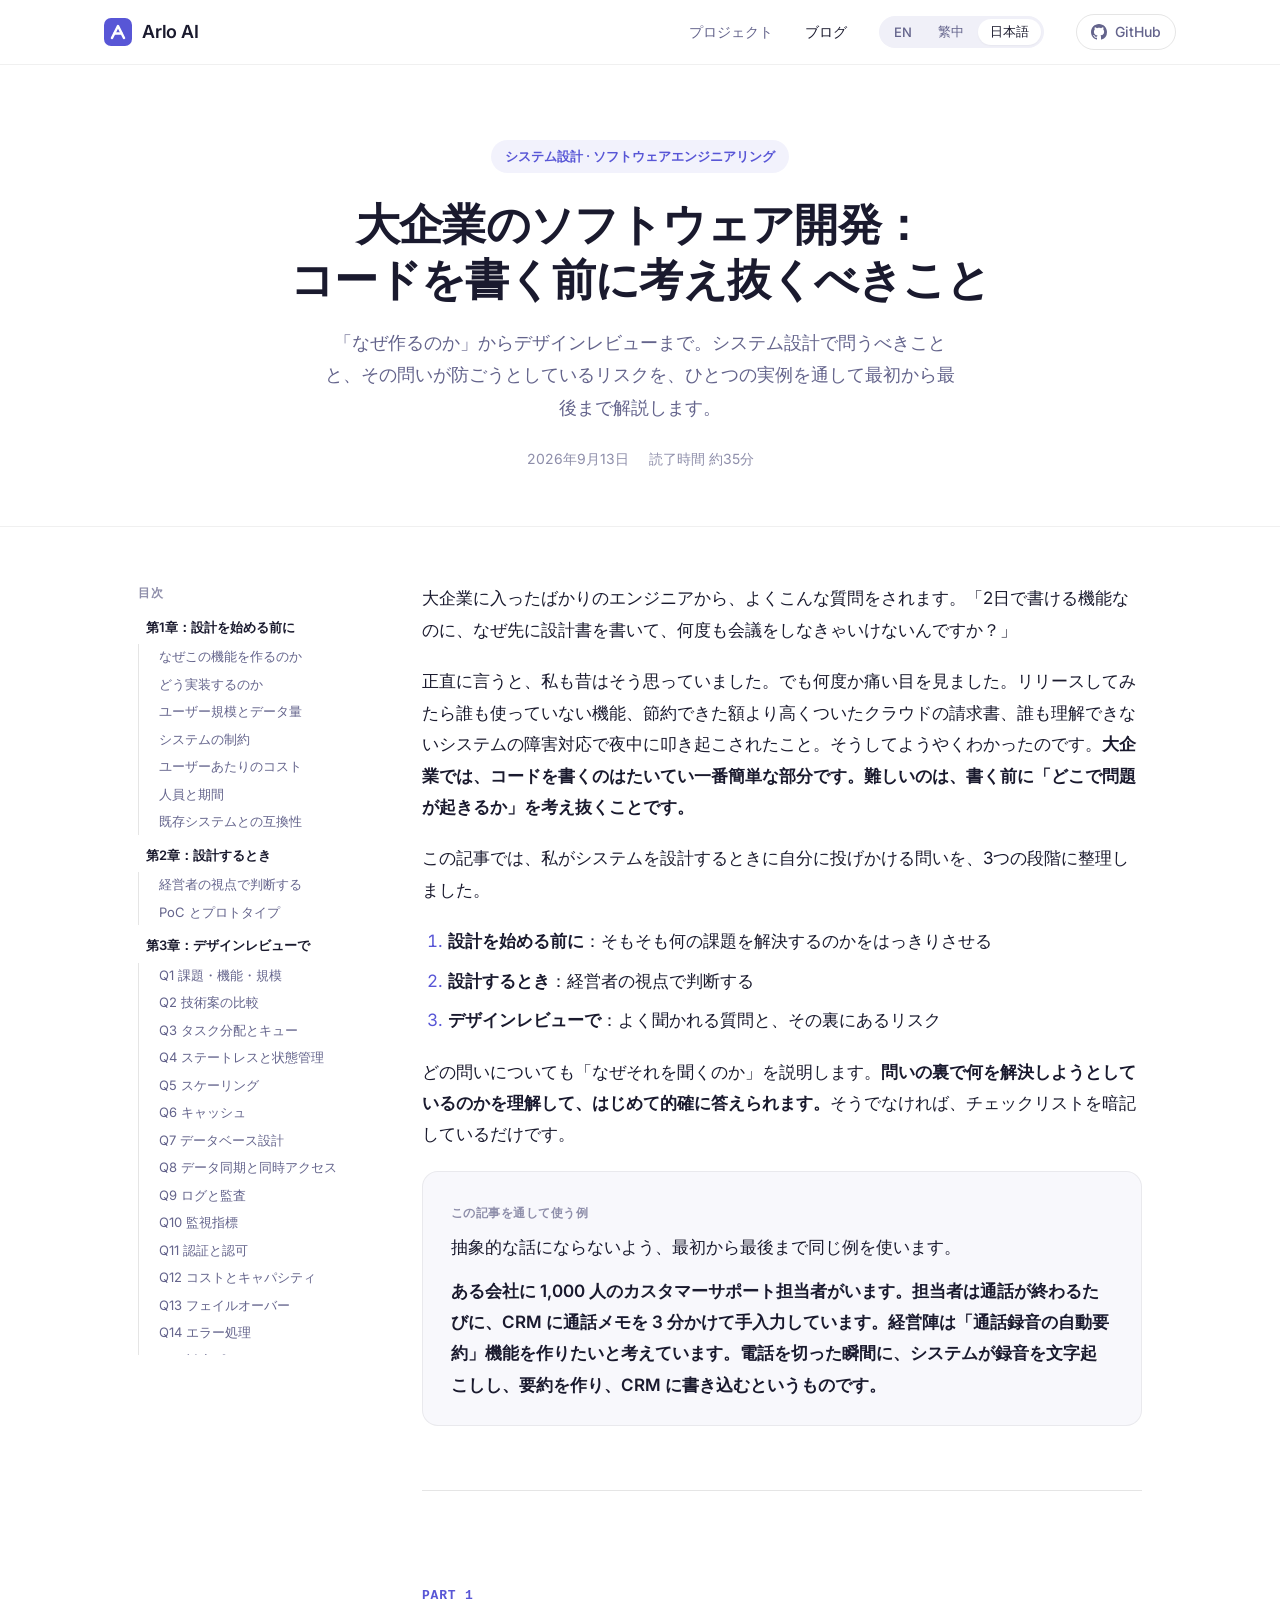
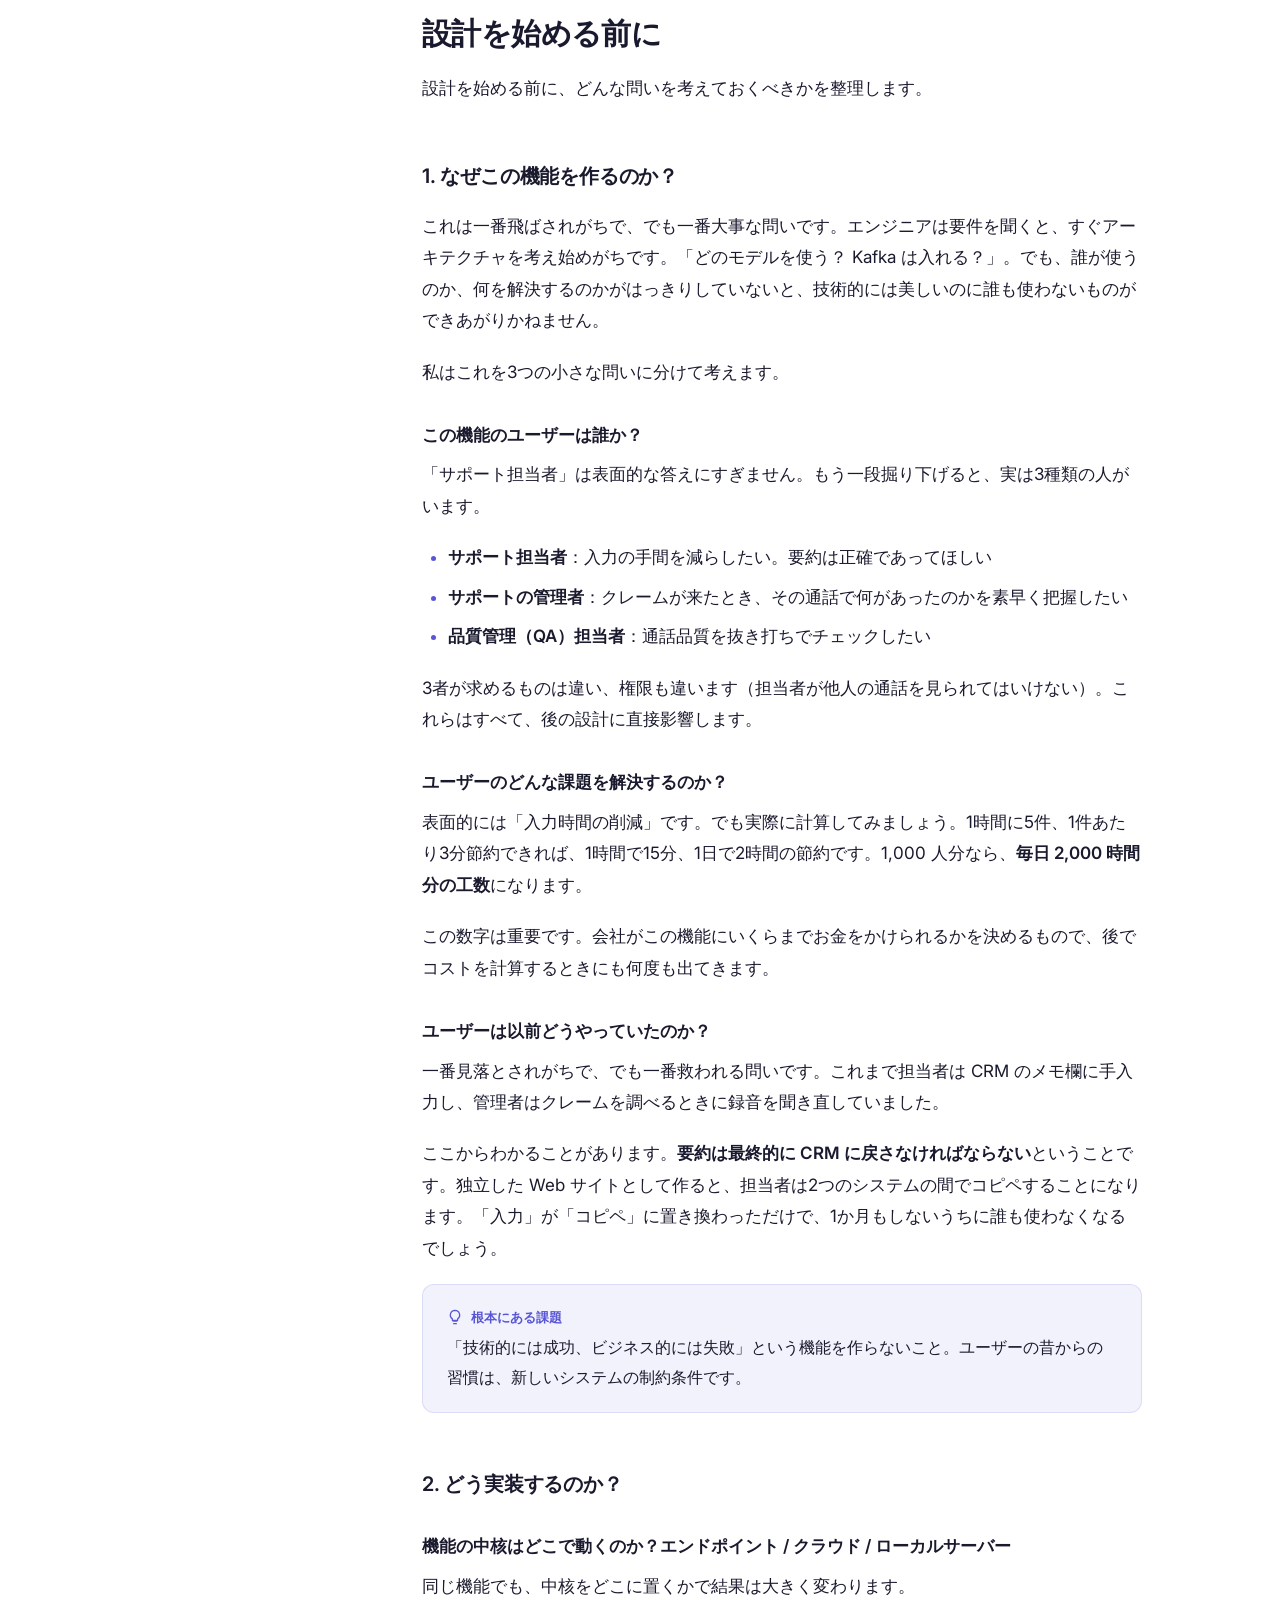
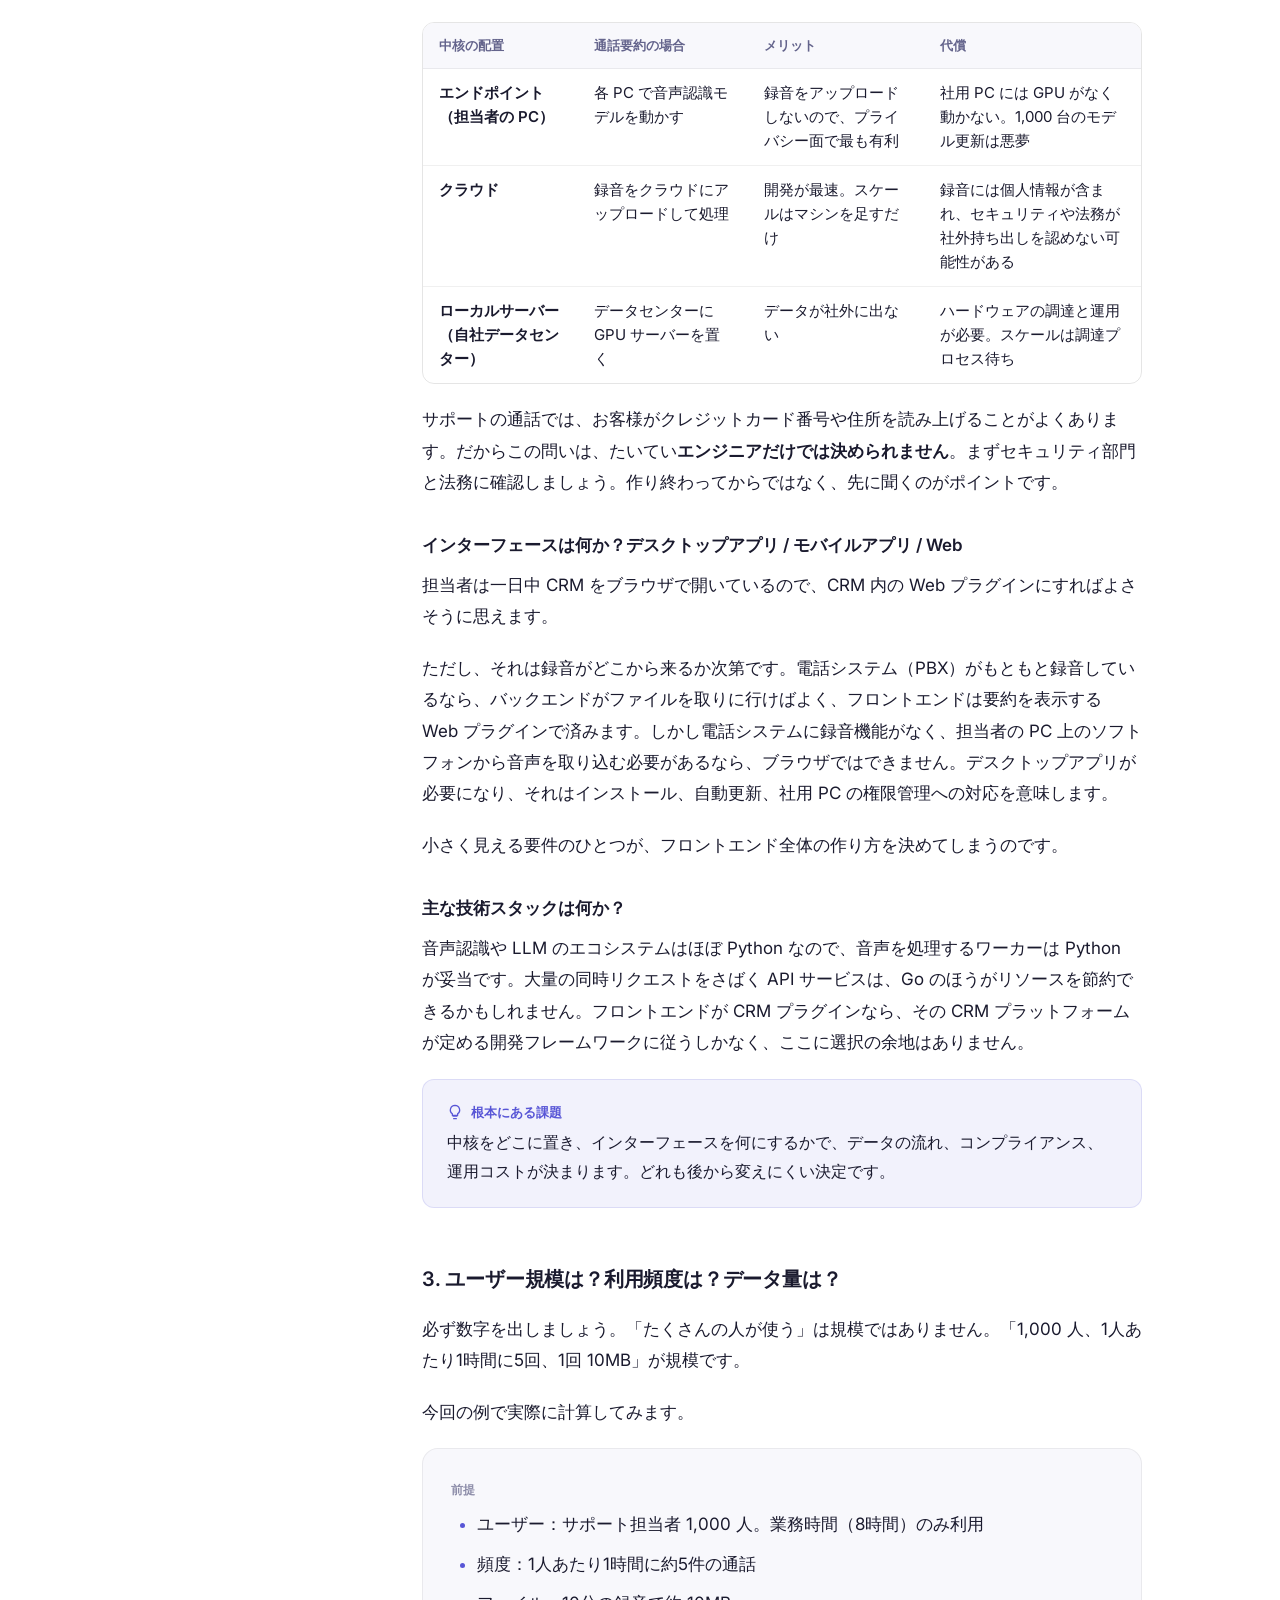
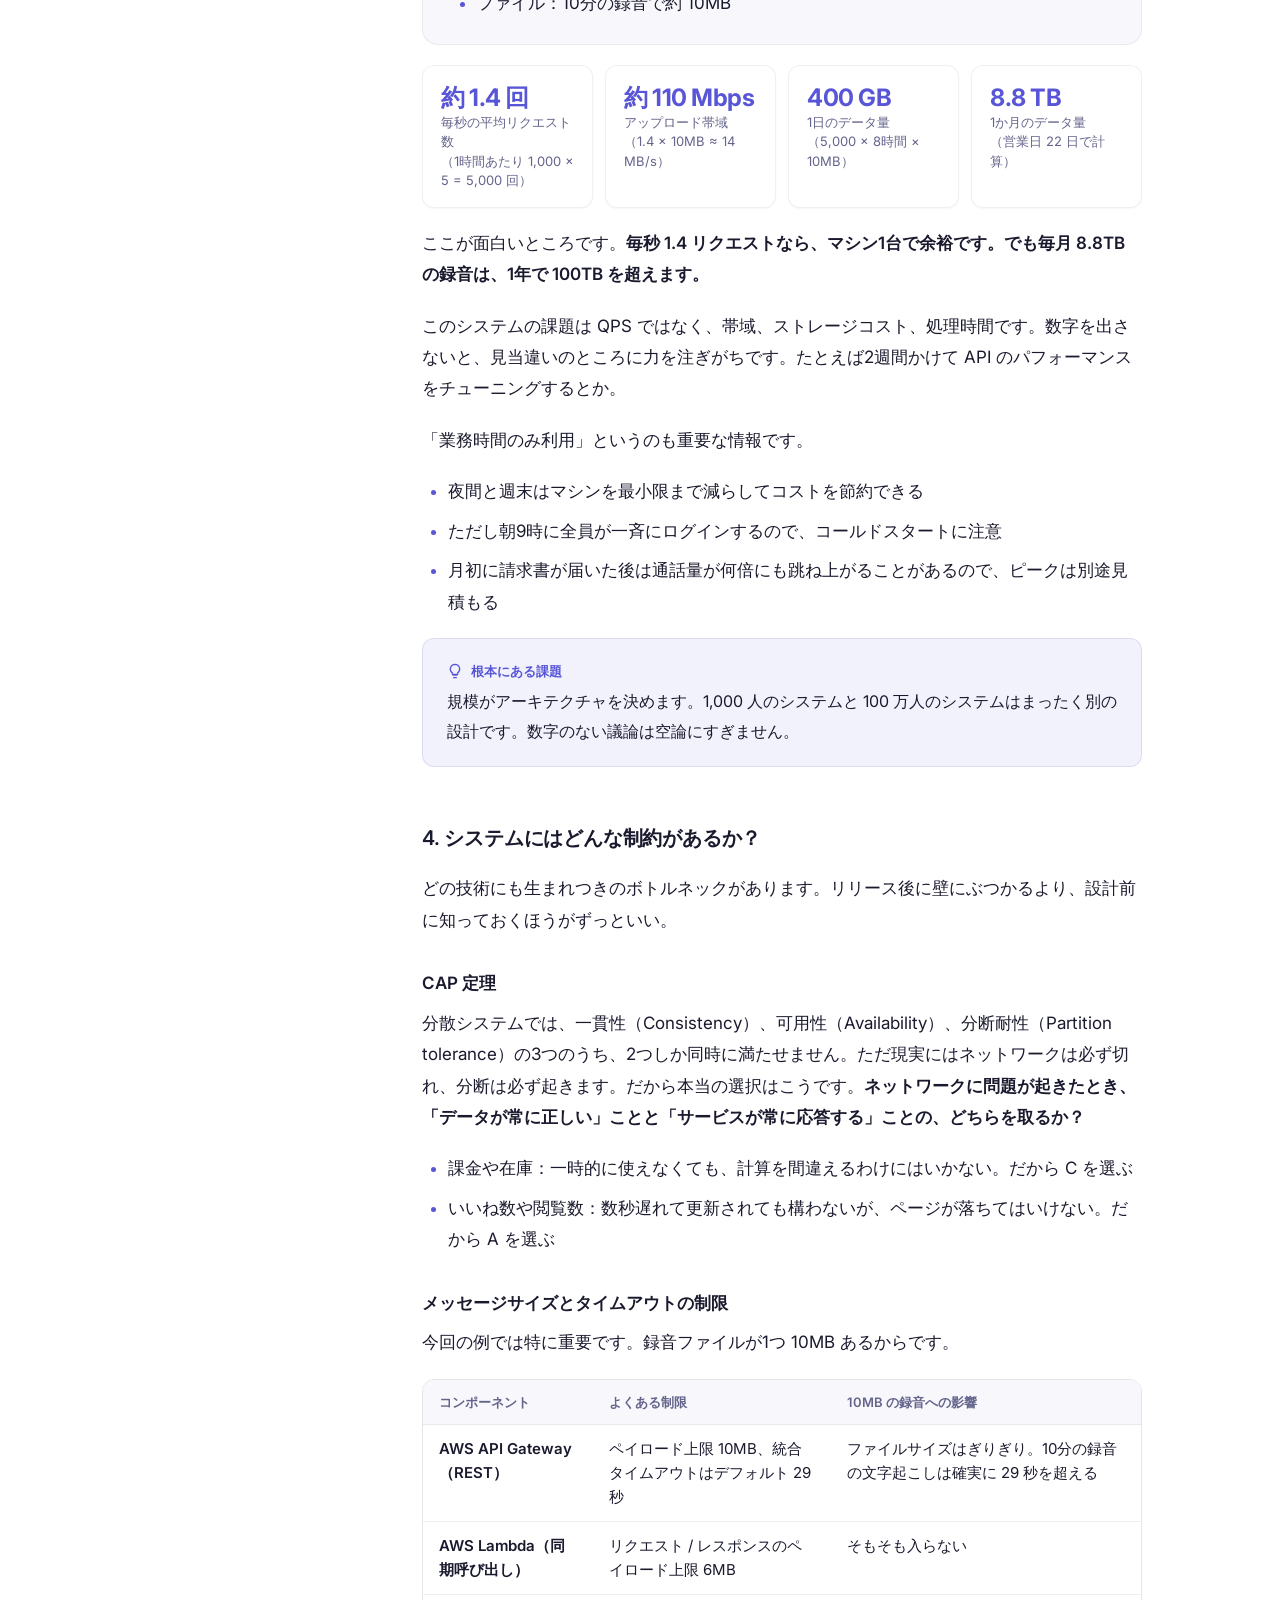
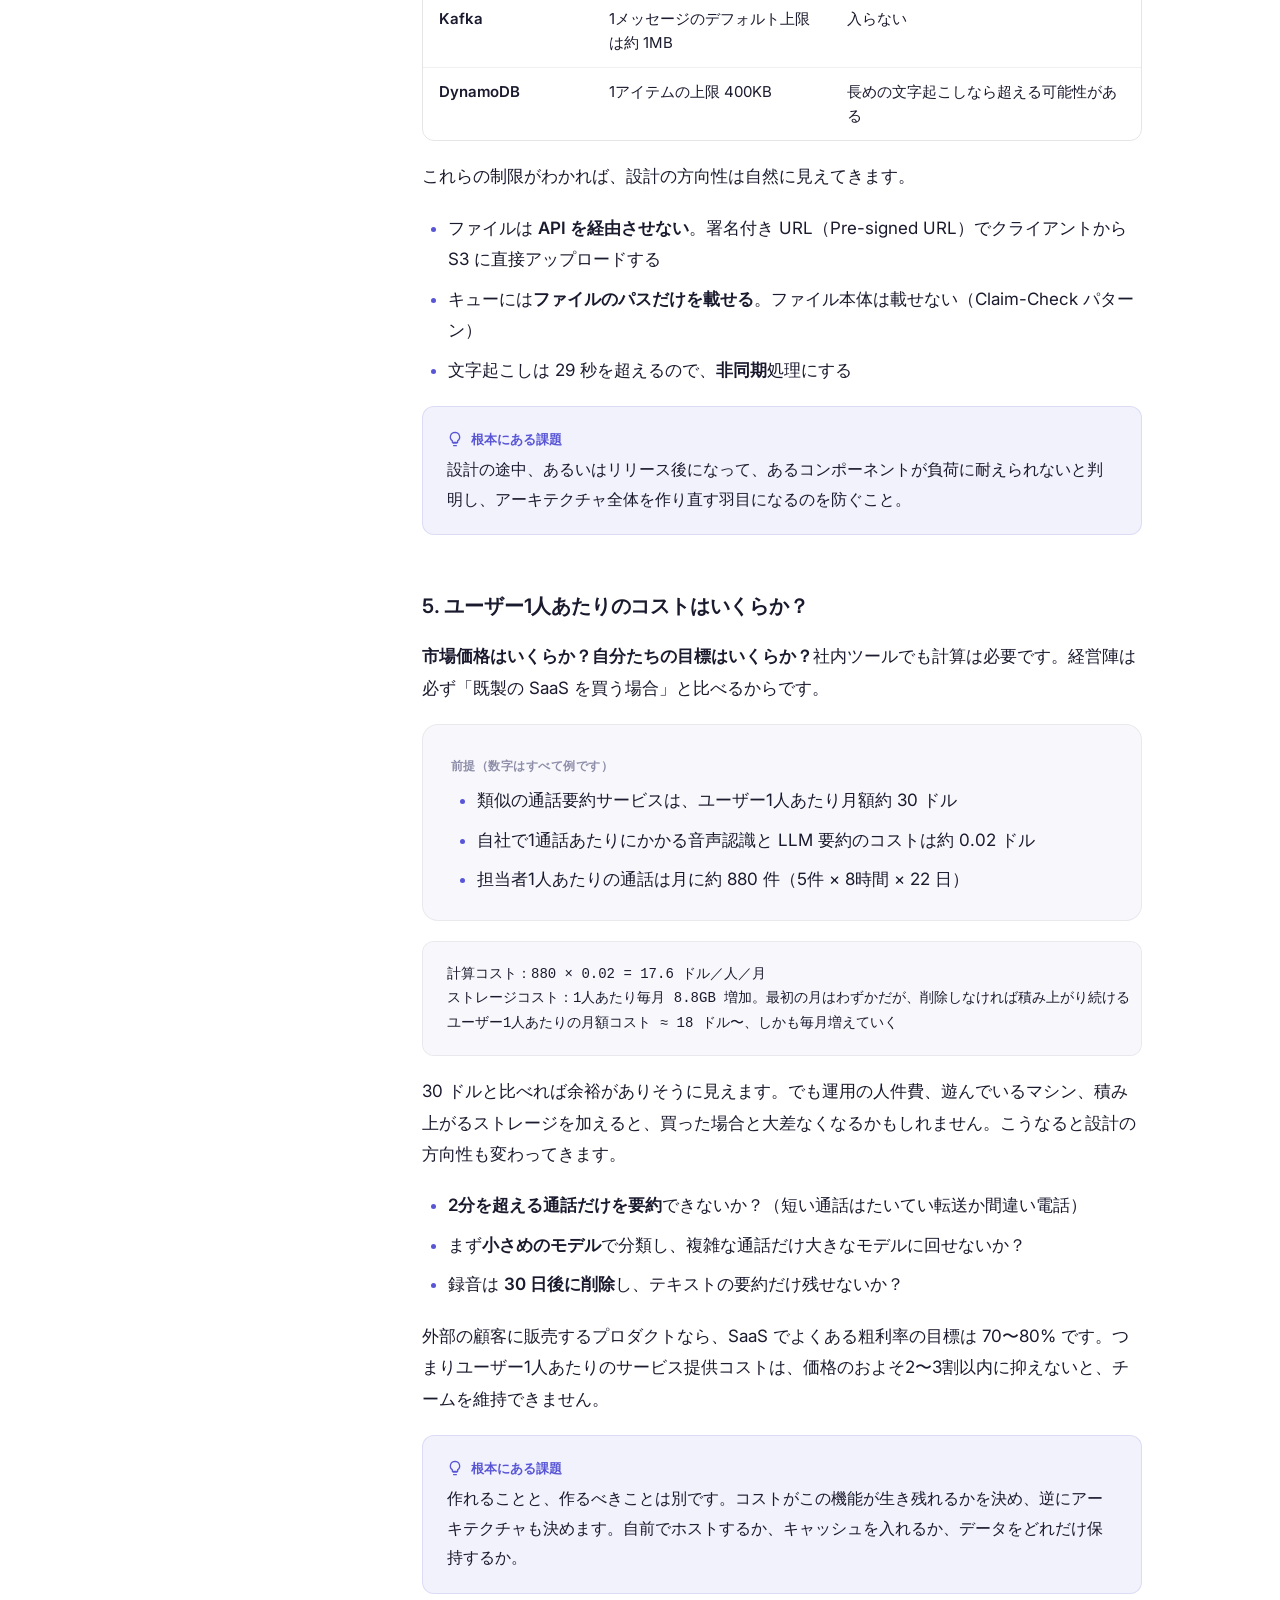
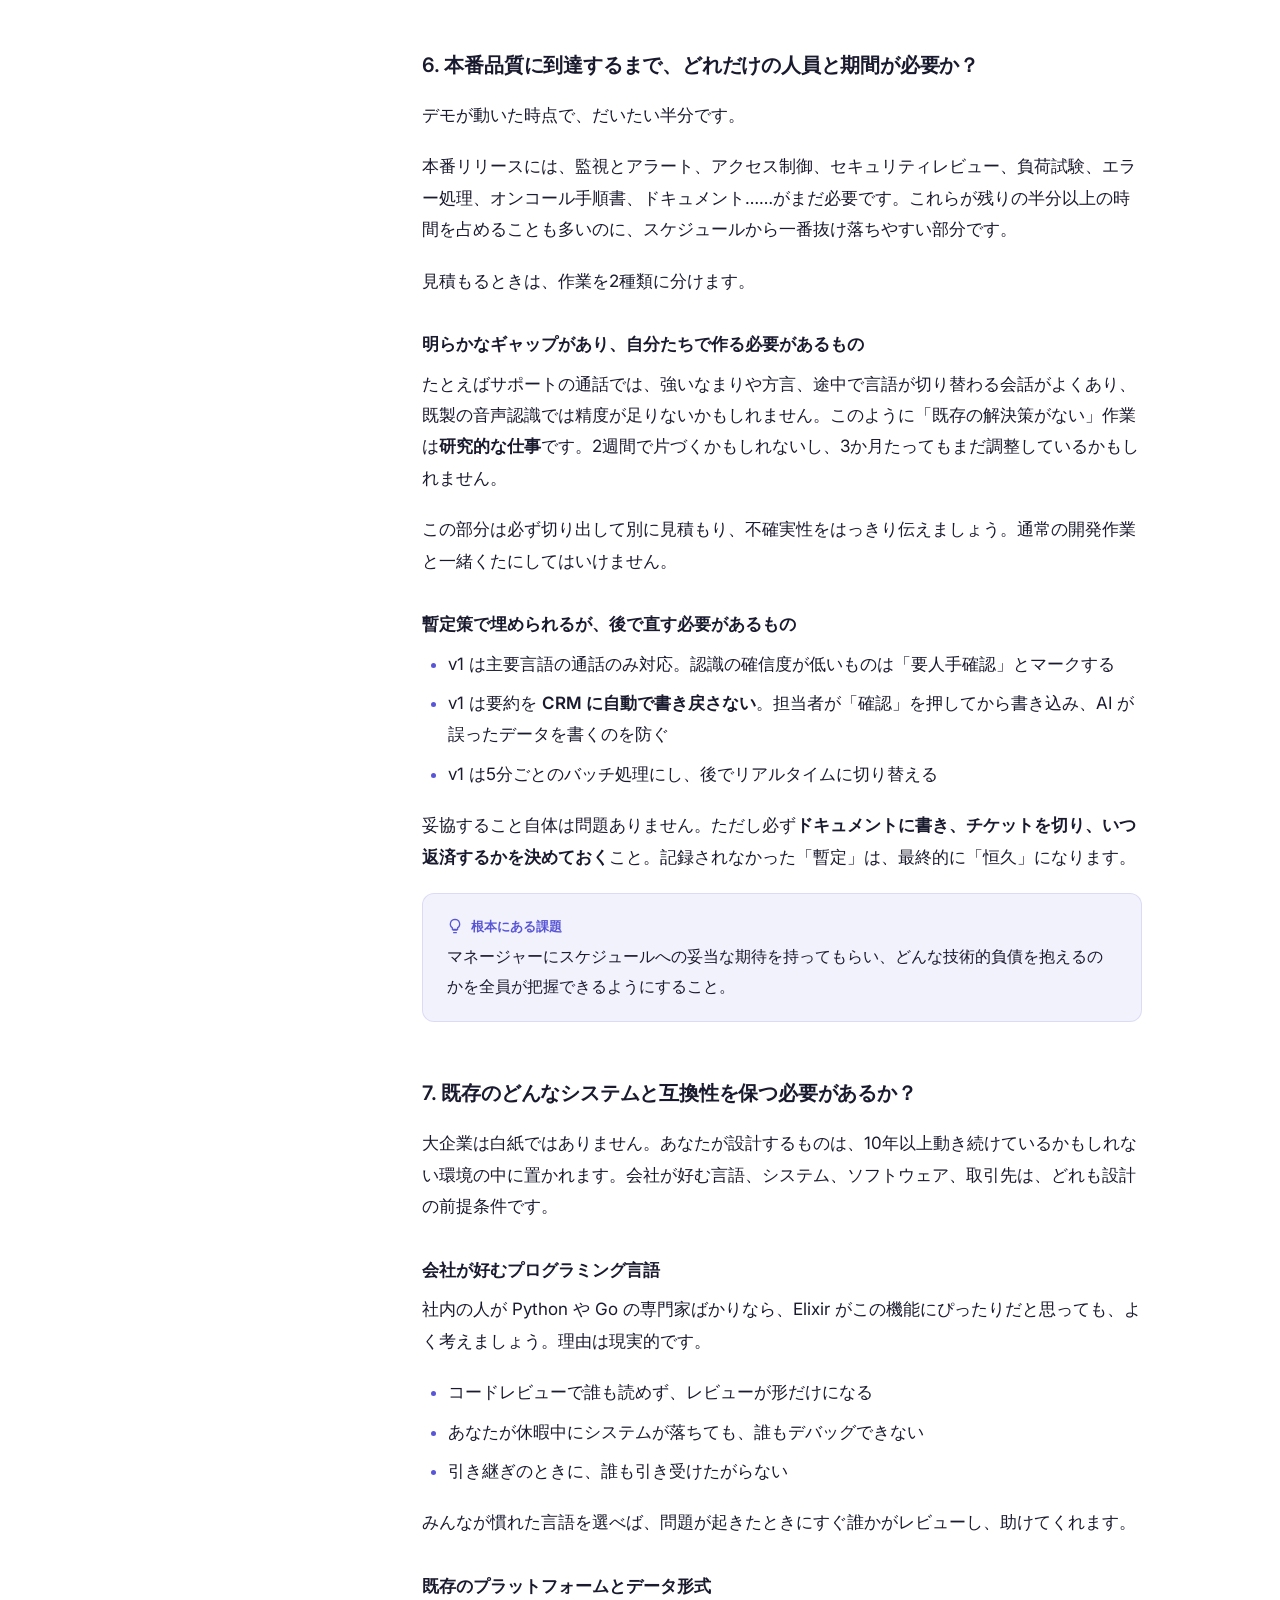
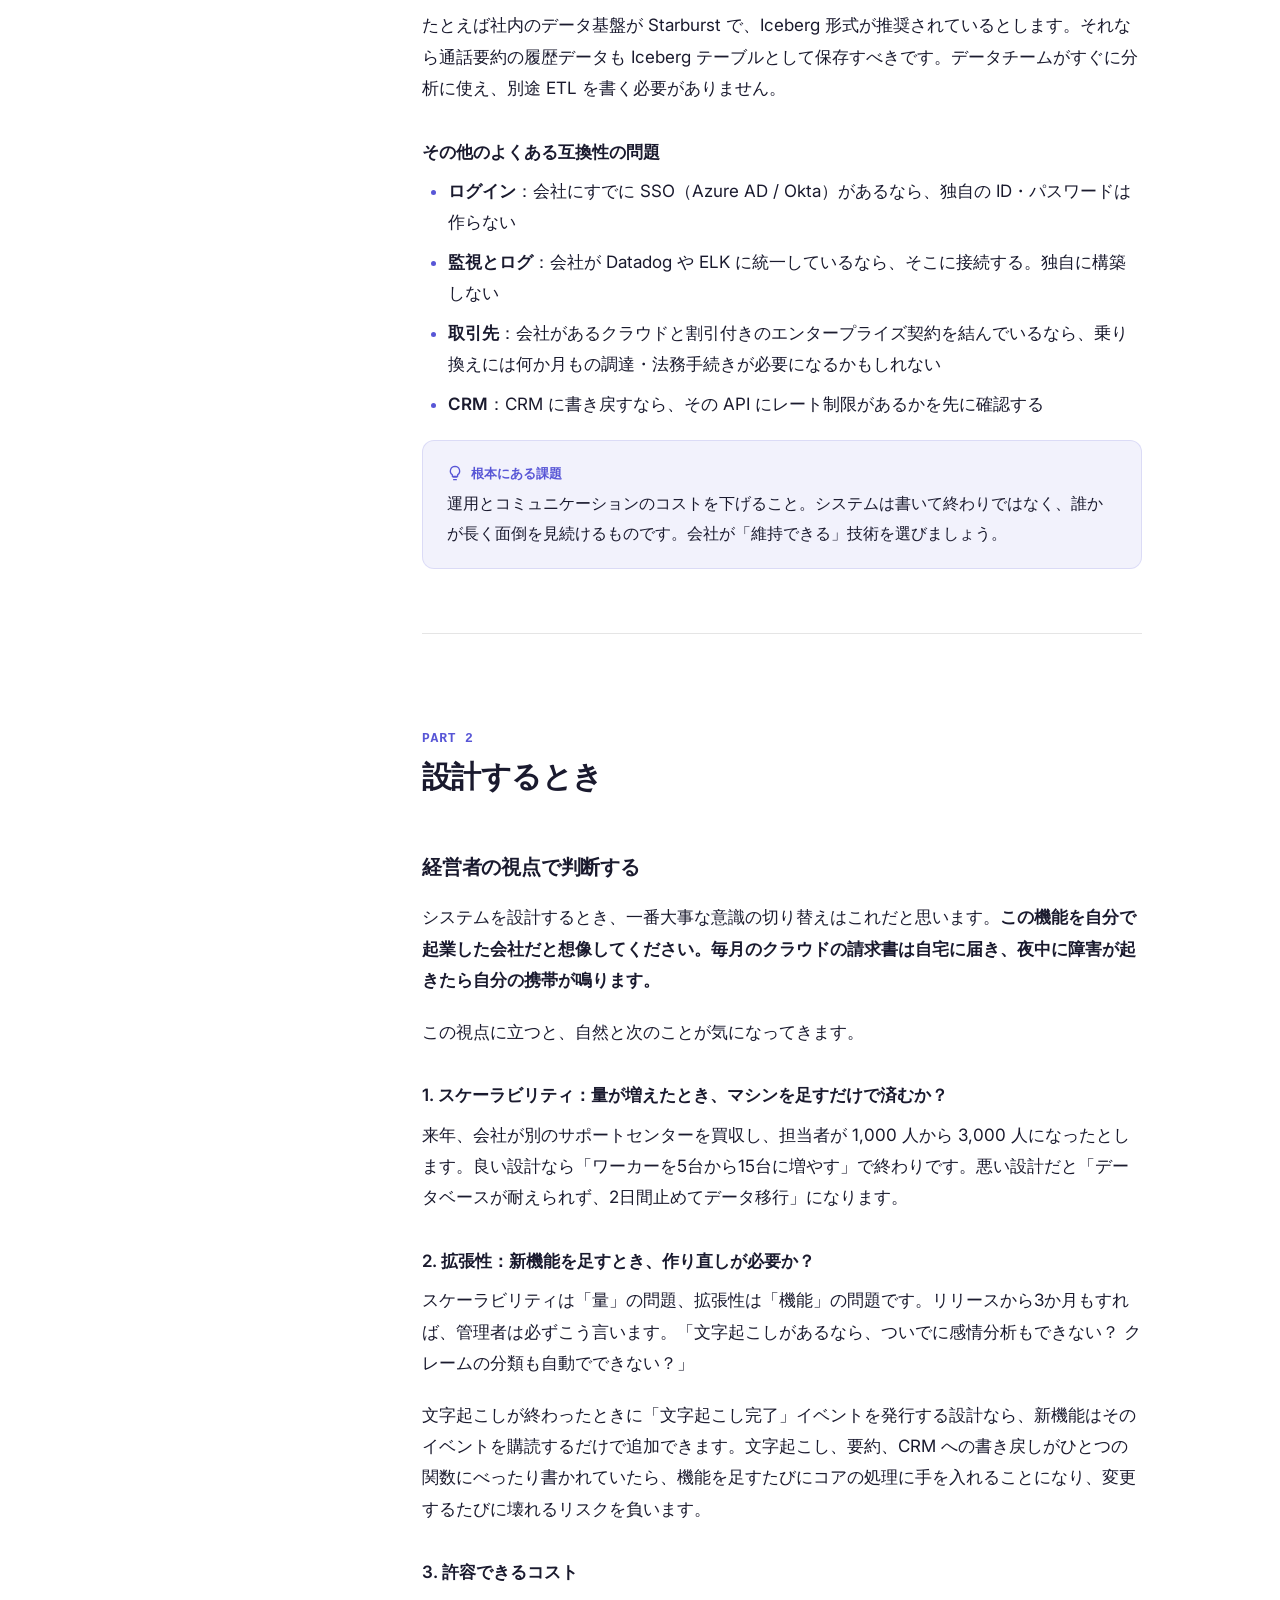
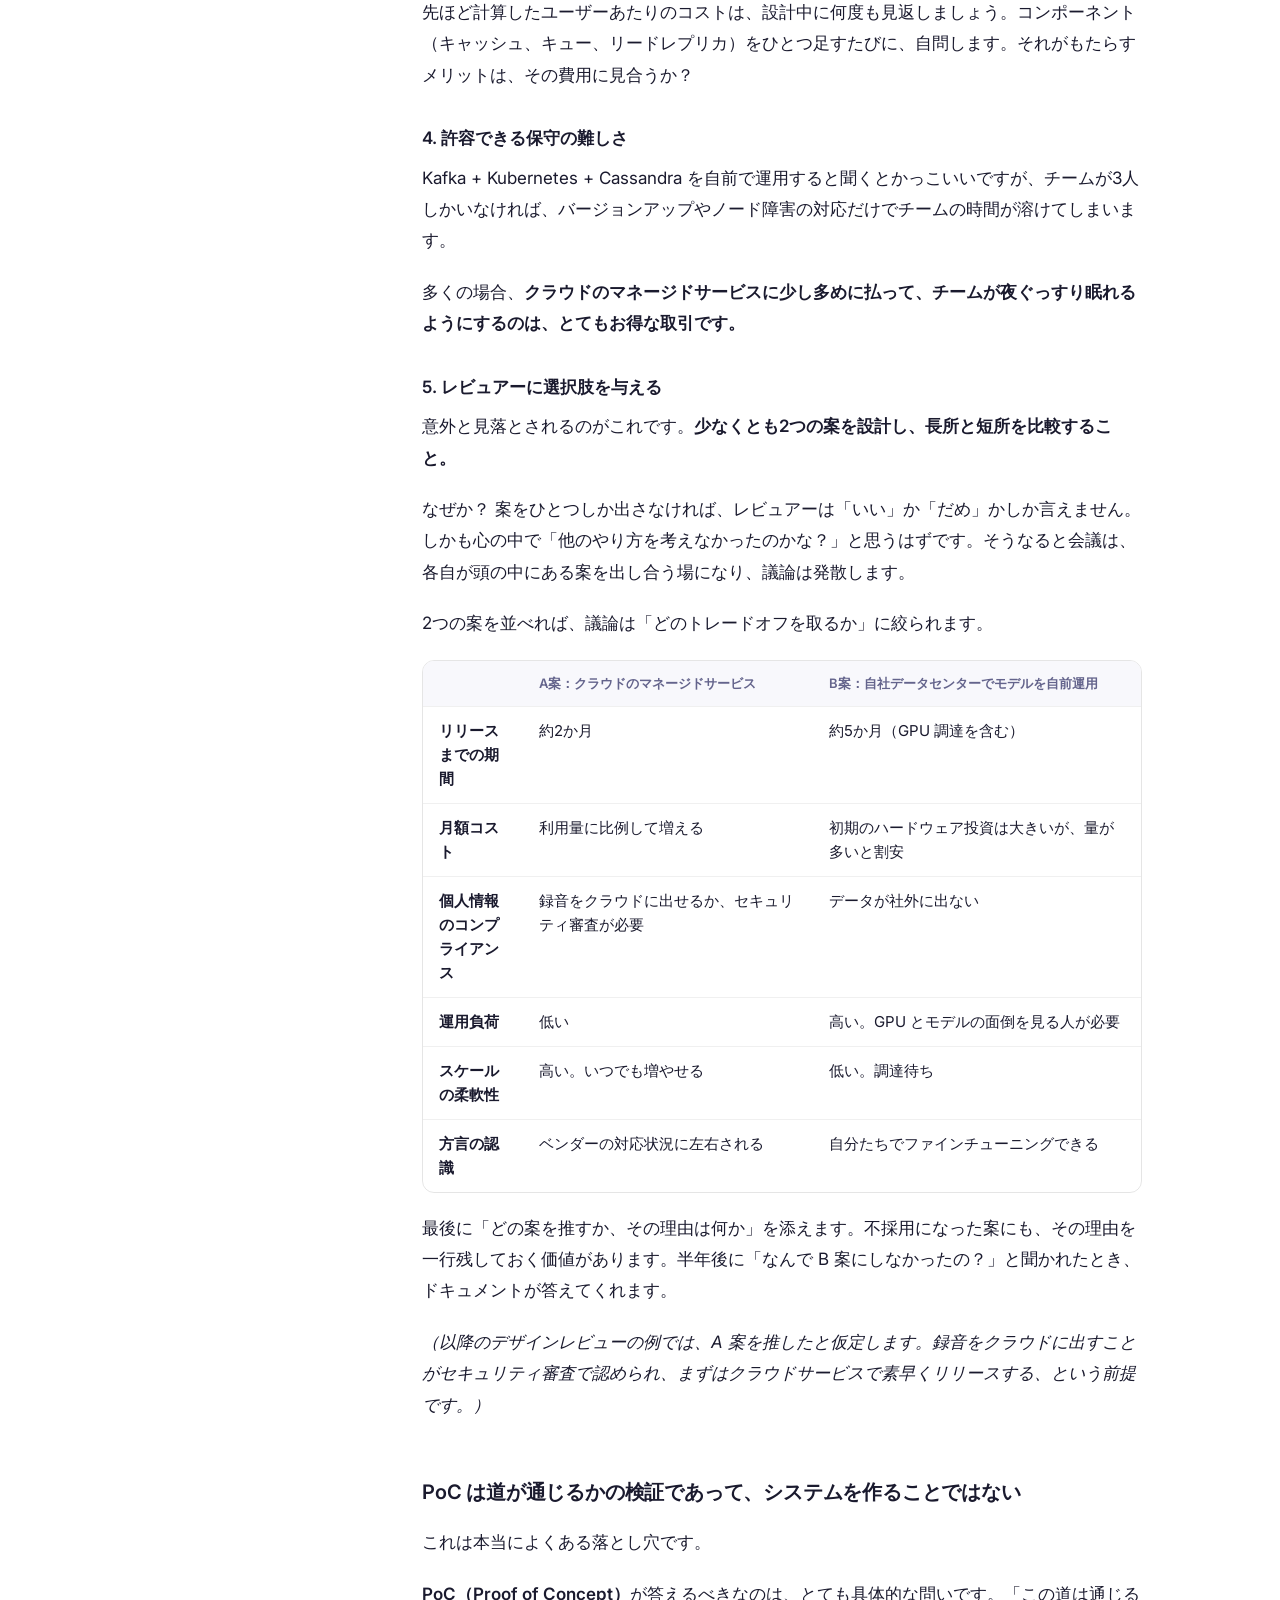
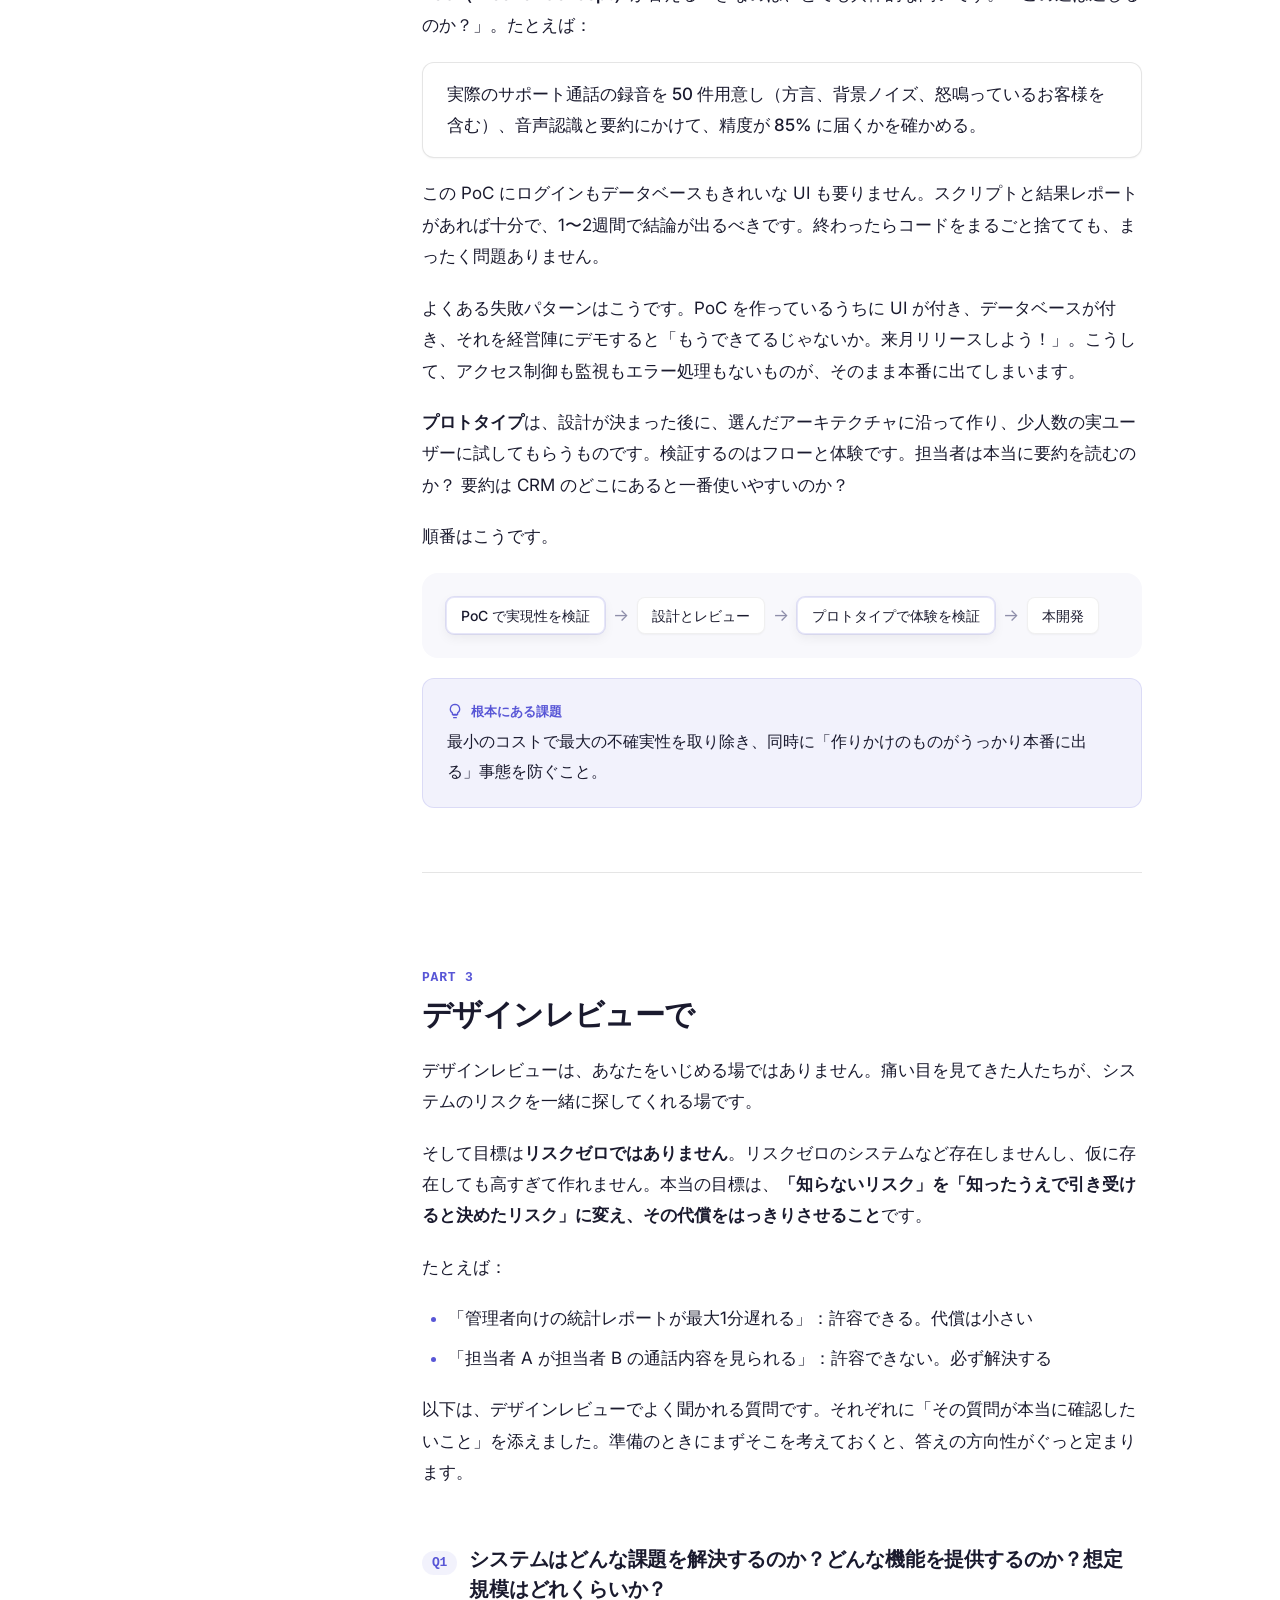
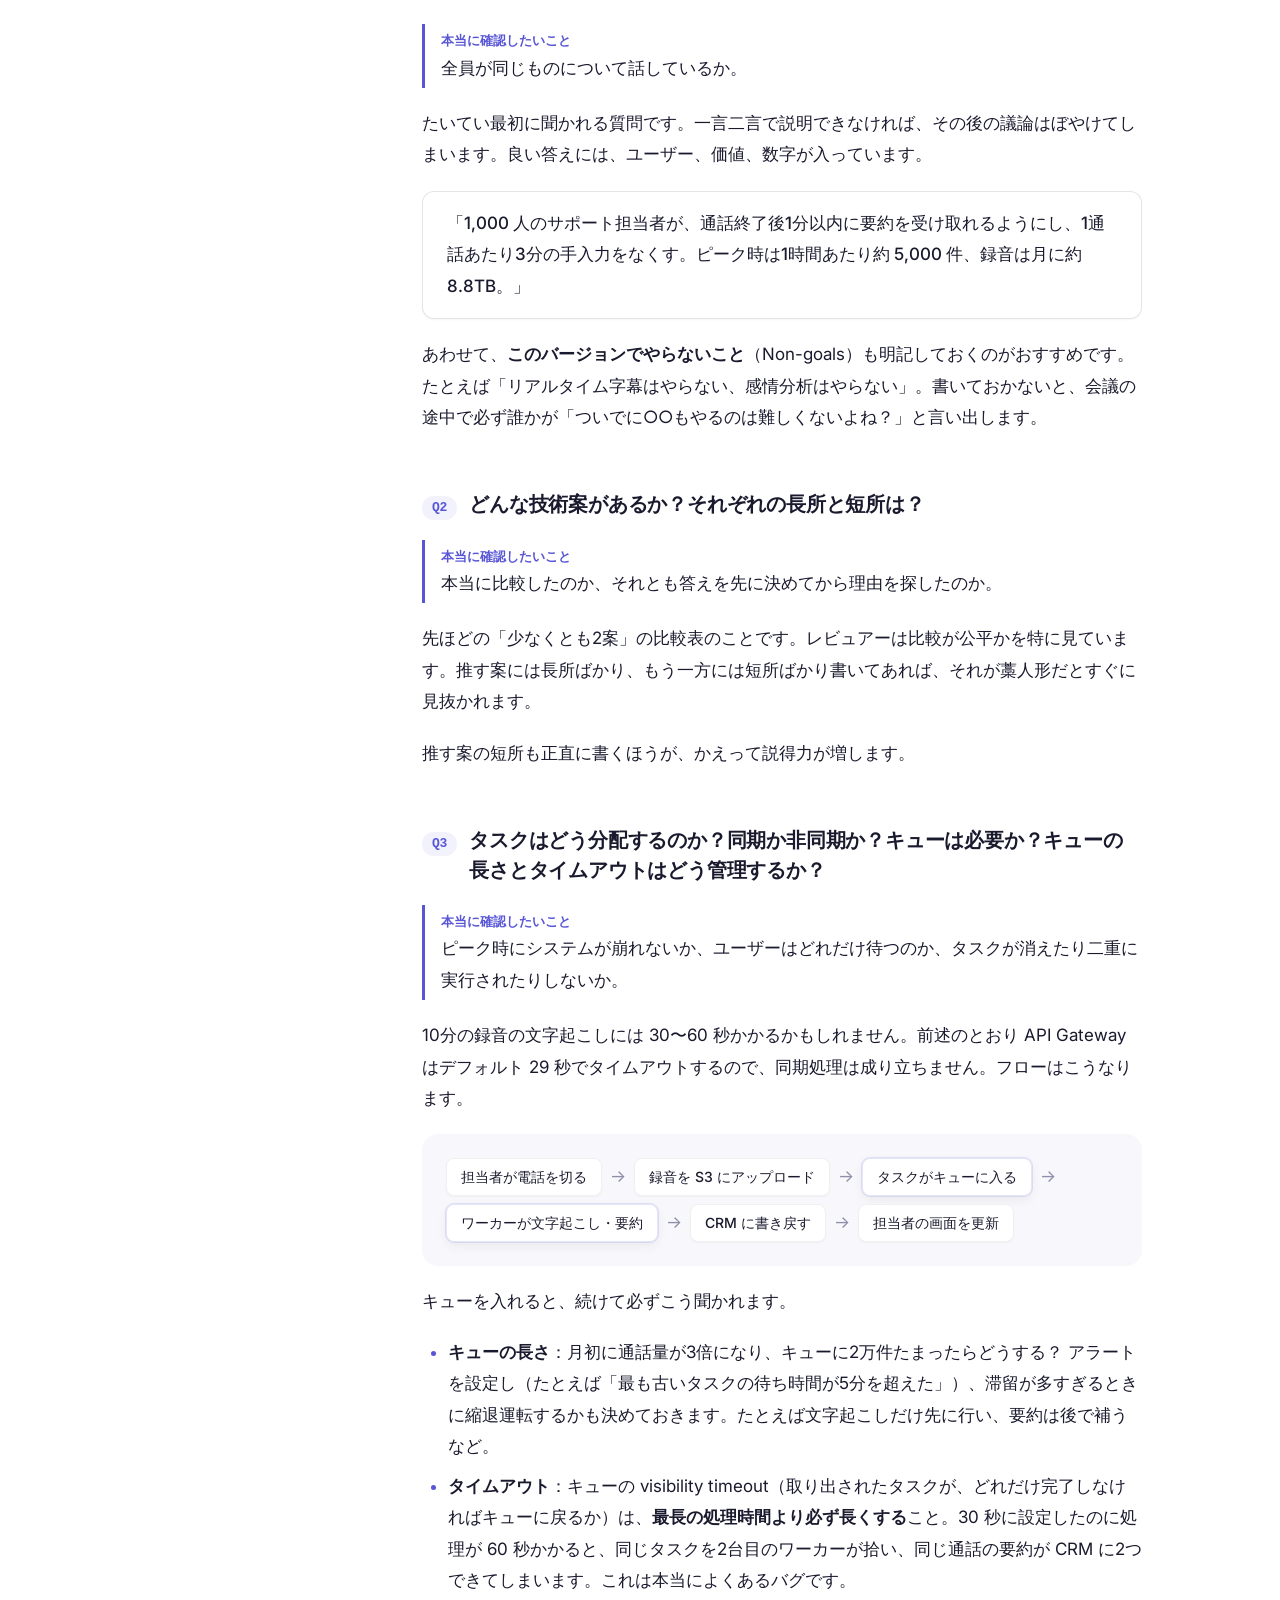
<file: blog/system-design-before-code/ja/index.html>
<!DOCTYPE html>
<html lang="ja">
<head>
  <!-- Google tag (gtag.js) -->
  <script async src="https://www.googletagmanager.com/gtag/js?id=G-V1VKW0GHEB"></script>
  <script>
    window.dataLayer = window.dataLayer || [];
    function gtag(){dataLayer.push(arguments);}
    gtag('js', new Date());
    gtag('config', 'G-V1VKW0GHEB');
  </script>
  <meta charset="UTF-8" />
  <meta name="viewport" content="width=device-width, initial-scale=1.0" />
  <title>大企業のソフトウェア開発：コードを書く前に考え抜くべきこと — Arlo AI ブログ</title>
  <meta name="description" content="「なぜ作るのか」からデザインレビューまで。システム設計で問うべきことと、その裏にあるリスクを、コールセンターの通話要約システムという実例を通して解説します。" />
  <meta name="theme-color" content="#5856D6" />

  <!-- Open Graph -->
  <meta property="og:title" content="大企業のソフトウェア開発：コードを書く前に考え抜くべきこと" />
  <meta property="og:description" content="「なぜ作るのか」からデザインレビューまで。システム設計で問うべきことと、その裏にあるリスクを、ひとつの実例を通して解説します。" />
  <meta property="og:type" content="article" />
  <meta property="og:locale" content="ja_JP" />
  <meta property="og:locale:alternate" content="en_US" />
  <meta property="og:locale:alternate" content="zh_TW" />
  <meta property="og:url" content="https://www.arlo-ai.app/blog/system-design-before-code/ja/" />
  <meta property="article:published_time" content="2026-09-13" />
  <link rel="canonical" href="https://www.arlo-ai.app/blog/system-design-before-code/ja/" />
  <link rel="alternate" hreflang="en" href="https://www.arlo-ai.app/blog/system-design-before-code/" />
  <link rel="alternate" hreflang="zh-Hant" href="https://www.arlo-ai.app/blog/system-design-before-code/zh-Hant/" />
  <link rel="alternate" hreflang="ja" href="https://www.arlo-ai.app/blog/system-design-before-code/ja/" />
  <link rel="alternate" hreflang="x-default" href="https://www.arlo-ai.app/blog/system-design-before-code/" />

  <!-- Favicon -->
  <link rel="icon" type="image/svg+xml" href="../../../assets/favicon.svg" />

  <!-- Fonts -->
  <link rel="preconnect" href="https://fonts.googleapis.com" />
  <link rel="preconnect" href="https://fonts.gstatic.com" crossorigin />
  <link href="https://fonts.googleapis.com/css2?family=Inter:wght@400;500;600;700&display=swap" rel="stylesheet" />

  <link rel="stylesheet" href="../../../styles.css" />
</head>
<body class="post">
  <!-- Navigation -->
  <nav class="nav" aria-label="Main navigation">
    <div class="nav-inner container">
      <a href="../../../" class="nav-brand" aria-label="Arlo AI home">
        <svg class="nav-logo" width="28" height="28" viewBox="0 0 28 28" fill="none" aria-hidden="true">
          <rect width="28" height="28" rx="7" fill="#5856D6"/>
          <path d="M8 20L14 8L20 20" stroke="white" stroke-width="2.5" stroke-linecap="round" stroke-linejoin="round"/>
          <path d="M10.6 15.4H17.4" stroke="white" stroke-width="2.5" stroke-linecap="round"/>
        </svg>
        <span>Arlo AI</span>
      </a>
      <div class="nav-links">
        <a href="../../../#projects">プロジェクト</a>
        <a href="../../" aria-current="page">ブログ</a>
        <div class="lang-switch" role="group" aria-label="言語を選択">
          <a href="../" hreflang="en" lang="en" data-lang="en">EN</a>
          <a href="../zh-Hant/" hreflang="zh-Hant" lang="zh-Hant" data-lang="zh-Hant">繁中</a>
          <a href="./" hreflang="ja" lang="ja" data-lang="ja" aria-current="true">日本語</a>
        </div>
        <a href="https://github.com/kaija" class="btn btn-sm" target="_blank" rel="noopener">
          <svg width="16" height="16" viewBox="0 0 16 16" fill="currentColor" aria-hidden="true"><path d="M8 0C3.58 0 0 3.58 0 8c0 3.54 2.29 6.53 5.47 7.59.4.07.55-.17.55-.38 0-.19-.01-.82-.01-1.49-2.01.37-2.53-.49-2.69-.94-.09-.23-.48-.94-.82-1.13-.28-.15-.68-.52-.01-.53.63-.01 1.08.58 1.23.82.72 1.21 1.87.87 2.33.66.07-.52.28-.87.51-1.07-1.78-.2-3.64-.89-3.64-3.95 0-.87.31-1.59.82-2.15-.08-.2-.36-1.02.08-2.12 0 0 .67-.21 2.2.82.64-.18 1.32-.27 2-.27.68 0 1.36.09 2 .27 1.53-1.04 2.2-.82 2.2-.82.44 1.1.16 1.92.08 2.12.51.56.82 1.27.82 2.15 0 3.07-1.87 3.75-3.65 3.95.29.25.54.73.54 1.48 0 1.07-.01 1.93-.01 2.2 0 .21.15.46.55.38A8.013 8.013 0 0016 8c0-4.42-3.58-8-8-8z"/></svg>
          GitHub
        </a>
      </div>
      <button class="nav-toggle" aria-label="メニューを開閉" aria-expanded="false">
        <svg width="24" height="24" viewBox="0 0 24 24" fill="none" stroke="currentColor" stroke-width="2" stroke-linecap="round"><path d="M3 12h18M3 6h18M3 18h18"/></svg>
      </button>
    </div>
  </nav>

  <!-- Post header -->
  <header class="post-header">
    <div class="container">
      <div class="hero-badge">システム設計 · ソフトウェアエンジニアリング</div>
      <h1>大企業のソフトウェア開発：<br/>コードを書く前に考え抜くべきこと</h1>
      <p class="post-lede">「なぜ作るのか」からデザインレビューまで。システム設計で問うべきことと、その問いが防ごうとしているリスクを、ひとつの実例を通して最初から最後まで解説します。</p>
      <div class="post-meta">
        <time datetime="2026-09-13">2026年9月13日</time>
        <span>読了時間 約35分</span>
      </div>
    </div>
  </header>

  <div class="post-layout">
    <!-- Table of contents -->
    <details class="post-toc" open>
      <summary>目次</summary>
      <ol>
        <li>
          <a href="#before">第1章：設計を始める前に</a>
          <ol>
            <li><a href="#why">なぜこの機能を作るのか</a></li>
            <li><a href="#how">どう実装するのか</a></li>
            <li><a href="#scale">ユーザー規模とデータ量</a></li>
            <li><a href="#limits">システムの制約</a></li>
            <li><a href="#cost">ユーザーあたりのコスト</a></li>
            <li><a href="#effort">人員と期間</a></li>
            <li><a href="#compat">既存システムとの互換性</a></li>
          </ol>
        </li>
        <li>
          <a href="#during">第2章：設計するとき</a>
          <ol>
            <li><a href="#owner">経営者の視点で判断する</a></li>
            <li><a href="#poc">PoC とプロトタイプ</a></li>
          </ol>
        </li>
        <li>
          <a href="#review">第3章：デザインレビューで</a>
          <ol>
            <li><a href="#q1">Q1 課題・機能・規模</a></li>
            <li><a href="#q2">Q2 技術案の比較</a></li>
            <li><a href="#q3">Q3 タスク分配とキュー</a></li>
            <li><a href="#q4">Q4 ステートレスと状態管理</a></li>
            <li><a href="#q5">Q5 スケーリング</a></li>
            <li><a href="#q6">Q6 キャッシュ</a></li>
            <li><a href="#q7">Q7 データベース設計</a></li>
            <li><a href="#q8">Q8 データ同期と同時アクセス</a></li>
            <li><a href="#q9">Q9 ログと監査</a></li>
            <li><a href="#q10">Q10 監視指標</a></li>
            <li><a href="#q11">Q11 認証と認可</a></li>
            <li><a href="#q12">Q12 コストとキャパシティ</a></li>
            <li><a href="#q13">Q13 フェイルオーバー</a></li>
            <li><a href="#q14">Q14 エラー処理</a></li>
            <li><a href="#q15">Q15 対応プラットフォーム</a></li>
            <li><a href="#q16">Q16 システムの限界</a></li>
            <li><a href="#q17">Q17 トラブルシューティング</a></li>
            <li><a href="#q18">Q18 データ保持期間</a></li>
          </ol>
        </li>
        <li><a href="#closing">おわりに</a></li>
      </ol>
    </details>

    <article class="post-body">
      <p>大企業に入ったばかりのエンジニアから、よくこんな質問をされます。「2日で書ける機能なのに、なぜ先に設計書を書いて、何度も会議をしなきゃいけないんですか？」</p>
      <p>正直に言うと、私も昔はそう思っていました。でも何度か痛い目を見ました。リリースしてみたら誰も使っていない機能、節約できた額より高くついたクラウドの請求書、誰も理解できないシステムの障害対応で夜中に叩き起こされたこと。そうしてようやくわかったのです。<strong>大企業では、コードを書くのはたいてい一番簡単な部分です。難しいのは、書く前に「どこで問題が起きるか」を考え抜くことです。</strong></p>
      <p>この記事では、私がシステムを設計するときに自分に投げかける問いを、3つの段階に整理しました。</p>
      <ol>
        <li><strong>設計を始める前に</strong>：そもそも何の課題を解決するのかをはっきりさせる</li>
        <li><strong>設計するとき</strong>：経営者の視点で判断する</li>
        <li><strong>デザインレビューで</strong>：よく聞かれる質問と、その裏にあるリスク</li>
      </ol>
      <p>どの問いについても「なぜそれを聞くのか」を説明します。<strong>問いの裏で何を解決しようとしているのかを理解して、はじめて的確に答えられます。</strong>そうでなければ、チェックリストを暗記しているだけです。</p>

      <div class="post-example">
        <span class="post-example-label">この記事を通して使う例</span>
        <p>抽象的な話にならないよう、最初から最後まで同じ例を使います。</p>
        <p><strong>ある会社に 1,000 人のカスタマーサポート担当者がいます。担当者は通話が終わるたびに、CRM に通話メモを 3 分かけて手入力しています。経営陣は「通話録音の自動要約」機能を作りたいと考えています。電話を切った瞬間に、システムが録音を文字起こしし、要約を作り、CRM に書き込むというものです。</strong></p>
      </div>

      <!-- ===== Part 1 ===== -->
      <hr />
      <h2 id="before"><span class="post-eyebrow">PART 1</span>設計を始める前に</h2>
      <p>設計を始める前に、どんな問いを考えておくべきかを整理します。</p>

      <h3 id="why">1. なぜこの機能を作るのか？</h3>
      <p>これは一番飛ばされがちで、でも一番大事な問いです。エンジニアは要件を聞くと、すぐアーキテクチャを考え始めがちです。「どのモデルを使う？ Kafka は入れる？」。でも、誰が使うのか、何を解決するのかがはっきりしていないと、技術的には美しいのに誰も使わないものができあがりかねません。</p>
      <p>私はこれを3つの小さな問いに分けて考えます。</p>

      <h4>この機能のユーザーは誰か？</h4>
      <p>「サポート担当者」は表面的な答えにすぎません。もう一段掘り下げると、実は3種類の人がいます。</p>
      <ul>
        <li><strong>サポート担当者</strong>：入力の手間を減らしたい。要約は正確であってほしい</li>
        <li><strong>サポートの管理者</strong>：クレームが来たとき、その通話で何があったのかを素早く把握したい</li>
        <li><strong>品質管理（QA）担当者</strong>：通話品質を抜き打ちでチェックしたい</li>
      </ul>
      <p>3者が求めるものは違い、権限も違います（担当者が他人の通話を見られてはいけない）。これらはすべて、後の設計に直接影響します。</p>

      <h4>ユーザーのどんな課題を解決するのか？</h4>
      <p>表面的には「入力時間の削減」です。でも実際に計算してみましょう。1時間に5件、1件あたり3分節約できれば、1時間で15分、1日で2時間の節約です。1,000 人分なら、<strong>毎日 2,000 時間分の工数</strong>になります。</p>
      <p>この数字は重要です。会社がこの機能にいくらまでお金をかけられるかを決めるもので、後でコストを計算するときにも何度も出てきます。</p>

      <h4>ユーザーは以前どうやっていたのか？</h4>
      <p>一番見落とされがちで、でも一番救われる問いです。これまで担当者は CRM のメモ欄に手入力し、管理者はクレームを調べるときに録音を聞き直していました。</p>
      <p>ここからわかることがあります。<strong>要約は最終的に CRM に戻さなければならない</strong>ということです。独立した Web サイトとして作ると、担当者は2つのシステムの間でコピペすることになります。「入力」が「コピペ」に置き換わっただけで、1か月もしないうちに誰も使わなくなるでしょう。</p>

      <div class="post-callout">
        <div class="post-callout-label"><svg width="16" height="16" viewBox="0 0 24 24" fill="none" stroke="currentColor" stroke-width="2" stroke-linecap="round" stroke-linejoin="round" aria-hidden="true"><path d="M9 18h6M10 22h4M12 2a7 7 0 00-4 12.7V17h8v-2.3A7 7 0 0012 2z"/></svg>根本にある課題</div>
        <p>「技術的には成功、ビジネス的には失敗」という機能を作らないこと。ユーザーの昔からの習慣は、新しいシステムの制約条件です。</p>
      </div>

      <h3 id="how">2. どう実装するのか？</h3>

      <h4>機能の中核はどこで動くのか？エンドポイント / クラウド / ローカルサーバー</h4>
      <p>同じ機能でも、中核をどこに置くかで結果は大きく変わります。</p>
      <div class="table-wrap">
        <table>
          <thead>
            <tr><th>中核の配置</th><th>通話要約の場合</th><th>メリット</th><th>代償</th></tr>
          </thead>
          <tbody>
            <tr><td>エンドポイント（担当者の PC）</td><td>各 PC で音声認識モデルを動かす</td><td>録音をアップロードしないので、プライバシー面で最も有利</td><td>社用 PC には GPU がなく動かない。1,000 台のモデル更新は悪夢</td></tr>
            <tr><td>クラウド</td><td>録音をクラウドにアップロードして処理</td><td>開発が最速。スケールはマシンを足すだけ</td><td>録音には個人情報が含まれ、セキュリティや法務が社外持ち出しを認めない可能性がある</td></tr>
            <tr><td>ローカルサーバー（自社データセンター）</td><td>データセンターに GPU サーバーを置く</td><td>データが社外に出ない</td><td>ハードウェアの調達と運用が必要。スケールは調達プロセス待ち</td></tr>
          </tbody>
        </table>
      </div>
      <p>サポートの通話では、お客様がクレジットカード番号や住所を読み上げることがよくあります。だからこの問いは、たいてい<strong>エンジニアだけでは決められません</strong>。まずセキュリティ部門と法務に確認しましょう。作り終わってからではなく、先に聞くのがポイントです。</p>

      <h4>インターフェースは何か？デスクトップアプリ / モバイルアプリ / Web</h4>
      <p>担当者は一日中 CRM をブラウザで開いているので、CRM 内の Web プラグインにすればよさそうに思えます。</p>
      <p>ただし、それは録音がどこから来るか次第です。電話システム（PBX）がもともと録音しているなら、バックエンドがファイルを取りに行けばよく、フロントエンドは要約を表示する Web プラグインで済みます。しかし電話システムに録音機能がなく、担当者の PC 上のソフトフォンから音声を取り込む必要があるなら、ブラウザではできません。デスクトップアプリが必要になり、それはインストール、自動更新、社用 PC の権限管理への対応を意味します。</p>
      <p>小さく見える要件のひとつが、フロントエンド全体の作り方を決めてしまうのです。</p>

      <h4>主な技術スタックは何か？</h4>
      <p>音声認識や LLM のエコシステムはほぼ Python なので、音声を処理するワーカーは Python が妥当です。大量の同時リクエストをさばく API サービスは、Go のほうがリソースを節約できるかもしれません。フロントエンドが CRM プラグインなら、その CRM プラットフォームが定める開発フレームワークに従うしかなく、ここに選択の余地はありません。</p>

      <div class="post-callout">
        <div class="post-callout-label"><svg width="16" height="16" viewBox="0 0 24 24" fill="none" stroke="currentColor" stroke-width="2" stroke-linecap="round" stroke-linejoin="round" aria-hidden="true"><path d="M9 18h6M10 22h4M12 2a7 7 0 00-4 12.7V17h8v-2.3A7 7 0 0012 2z"/></svg>根本にある課題</div>
        <p>中核をどこに置き、インターフェースを何にするかで、データの流れ、コンプライアンス、運用コストが決まります。どれも後から変えにくい決定です。</p>
      </div>

      <h3 id="scale">3. ユーザー規模は？利用頻度は？データ量は？</h3>
      <p>必ず数字を出しましょう。「たくさんの人が使う」は規模ではありません。「1,000 人、1人あたり1時間に5回、1回 10MB」が規模です。</p>
      <p>今回の例で実際に計算してみます。</p>
      <div class="post-example">
        <span class="post-example-label">前提</span>
        <ul>
          <li>ユーザー：サポート担当者 1,000 人。業務時間（8時間）のみ利用</li>
          <li>頻度：1人あたり1時間に約5件の通話</li>
          <li>ファイル：10分の録音で約 10MB</li>
        </ul>
      </div>
      <div class="post-stats">
        <div class="post-stat"><strong>約 1.4 回</strong><span>毎秒の平均リクエスト数<br/>（1時間あたり 1,000 × 5 = 5,000 回）</span></div>
        <div class="post-stat"><strong>約 110 Mbps</strong><span>アップロード帯域<br/>（1.4 × 10MB ≈ 14 MB/s）</span></div>
        <div class="post-stat"><strong>400 GB</strong><span>1日のデータ量<br/>（5,000 × 8時間 × 10MB）</span></div>
        <div class="post-stat"><strong>8.8 TB</strong><span>1か月のデータ量<br/>（営業日 22 日で計算）</span></div>
      </div>
      <p>ここが面白いところです。<strong>毎秒 1.4 リクエストなら、マシン1台で余裕です。でも毎月 8.8TB の録音は、1年で 100TB を超えます。</strong></p>
      <p>このシステムの課題は QPS ではなく、帯域、ストレージコスト、処理時間です。数字を出さないと、見当違いのところに力を注ぎがちです。たとえば2週間かけて API のパフォーマンスをチューニングするとか。</p>
      <p>「業務時間のみ利用」というのも重要な情報です。</p>
      <ul>
        <li>夜間と週末はマシンを最小限まで減らしてコストを節約できる</li>
        <li>ただし朝9時に全員が一斉にログインするので、コールドスタートに注意</li>
        <li>月初に請求書が届いた後は通話量が何倍にも跳ね上がることがあるので、ピークは別途見積もる</li>
      </ul>

      <div class="post-callout">
        <div class="post-callout-label"><svg width="16" height="16" viewBox="0 0 24 24" fill="none" stroke="currentColor" stroke-width="2" stroke-linecap="round" stroke-linejoin="round" aria-hidden="true"><path d="M9 18h6M10 22h4M12 2a7 7 0 00-4 12.7V17h8v-2.3A7 7 0 0012 2z"/></svg>根本にある課題</div>
        <p>規模がアーキテクチャを決めます。1,000 人のシステムと 100 万人のシステムはまったく別の設計です。数字のない議論は空論にすぎません。</p>
      </div>

      <h3 id="limits">4. システムにはどんな制約があるか？</h3>
      <p>どの技術にも生まれつきのボトルネックがあります。リリース後に壁にぶつかるより、設計前に知っておくほうがずっといい。</p>

      <h4>CAP 定理</h4>
      <p>分散システムでは、一貫性（Consistency）、可用性（Availability）、分断耐性（Partition tolerance）の3つのうち、2つしか同時に満たせません。ただ現実にはネットワークは必ず切れ、分断は必ず起きます。だから本当の選択はこうです。<strong>ネットワークに問題が起きたとき、「データが常に正しい」ことと「サービスが常に応答する」ことの、どちらを取るか？</strong></p>
      <ul>
        <li>課金や在庫：一時的に使えなくても、計算を間違えるわけにはいかない。だから C を選ぶ</li>
        <li>いいね数や閲覧数：数秒遅れて更新されても構わないが、ページが落ちてはいけない。だから A を選ぶ</li>
      </ul>

      <h4>メッセージサイズとタイムアウトの制限</h4>
      <p>今回の例では特に重要です。録音ファイルが1つ 10MB あるからです。</p>
      <div class="table-wrap">
        <table>
          <thead>
            <tr><th>コンポーネント</th><th>よくある制限</th><th>10MB の録音への影響</th></tr>
          </thead>
          <tbody>
            <tr><td>AWS API Gateway（REST）</td><td>ペイロード上限 10MB、統合タイムアウトはデフォルト 29 秒</td><td>ファイルサイズはぎりぎり。10分の録音の文字起こしは確実に 29 秒を超える</td></tr>
            <tr><td>AWS Lambda（同期呼び出し）</td><td>リクエスト / レスポンスのペイロード上限 6MB</td><td>そもそも入らない</td></tr>
            <tr><td>Kafka</td><td>1メッセージのデフォルト上限は約 1MB</td><td>入らない</td></tr>
            <tr><td>DynamoDB</td><td>1アイテムの上限 400KB</td><td>長めの文字起こしなら超える可能性がある</td></tr>
          </tbody>
        </table>
      </div>
      <p>これらの制限がわかれば、設計の方向性は自然に見えてきます。</p>
      <ul>
        <li>ファイルは <strong>API を経由させない</strong>。署名付き URL（Pre-signed URL）でクライアントから S3 に直接アップロードする</li>
        <li>キューには<strong>ファイルのパスだけを載せる</strong>。ファイル本体は載せない（Claim-Check パターン）</li>
        <li>文字起こしは 29 秒を超えるので、<strong>非同期</strong>処理にする</li>
      </ul>

      <div class="post-callout">
        <div class="post-callout-label"><svg width="16" height="16" viewBox="0 0 24 24" fill="none" stroke="currentColor" stroke-width="2" stroke-linecap="round" stroke-linejoin="round" aria-hidden="true"><path d="M9 18h6M10 22h4M12 2a7 7 0 00-4 12.7V17h8v-2.3A7 7 0 0012 2z"/></svg>根本にある課題</div>
        <p>設計の途中、あるいはリリース後になって、あるコンポーネントが負荷に耐えられないと判明し、アーキテクチャ全体を作り直す羽目になるのを防ぐこと。</p>
      </div>

      <h3 id="cost">5. ユーザー1人あたりのコストはいくらか？</h3>
      <p><strong>市場価格はいくらか？自分たちの目標はいくらか？</strong>社内ツールでも計算は必要です。経営陣は必ず「既製の SaaS を買う場合」と比べるからです。</p>
      <div class="post-example">
        <span class="post-example-label">前提（数字はすべて例です）</span>
        <ul>
          <li>類似の通話要約サービスは、ユーザー1人あたり月額約 30 ドル</li>
          <li>自社で1通話あたりにかかる音声認識と LLM 要約のコストは約 0.02 ドル</li>
          <li>担当者1人あたりの通話は月に約 880 件（5件 × 8時間 × 22 日）</li>
        </ul>
      </div>
<pre><code>計算コスト：880 × 0.02 = 17.6 ドル／人／月
ストレージコスト：1人あたり毎月 8.8GB 増加。最初の月はわずかだが、削除しなければ積み上がり続ける
ユーザー1人あたりの月額コスト ≈ 18 ドル〜、しかも毎月増えていく</code></pre>
      <p>30 ドルと比べれば余裕がありそうに見えます。でも運用の人件費、遊んでいるマシン、積み上がるストレージを加えると、買った場合と大差なくなるかもしれません。こうなると設計の方向性も変わってきます。</p>
      <ul>
        <li><strong>2分を超える通話だけを要約</strong>できないか？（短い通話はたいてい転送か間違い電話）</li>
        <li>まず<strong>小さめのモデル</strong>で分類し、複雑な通話だけ大きなモデルに回せないか？</li>
        <li>録音は <strong>30 日後に削除</strong>し、テキストの要約だけ残せないか？</li>
      </ul>
      <p>外部の顧客に販売するプロダクトなら、SaaS でよくある粗利率の目標は 70〜80% です。つまりユーザー1人あたりのサービス提供コストは、価格のおよそ2〜3割以内に抑えないと、チームを維持できません。</p>

      <div class="post-callout">
        <div class="post-callout-label"><svg width="16" height="16" viewBox="0 0 24 24" fill="none" stroke="currentColor" stroke-width="2" stroke-linecap="round" stroke-linejoin="round" aria-hidden="true"><path d="M9 18h6M10 22h4M12 2a7 7 0 00-4 12.7V17h8v-2.3A7 7 0 0012 2z"/></svg>根本にある課題</div>
        <p>作れることと、作るべきことは別です。コストがこの機能が生き残れるかを決め、逆にアーキテクチャも決めます。自前でホストするか、キャッシュを入れるか、データをどれだけ保持するか。</p>
      </div>

      <h3 id="effort">6. 本番品質に到達するまで、どれだけの人員と期間が必要か？</h3>
      <p>デモが動いた時点で、だいたい半分です。</p>
      <p>本番リリースには、監視とアラート、アクセス制御、セキュリティレビュー、負荷試験、エラー処理、オンコール手順書、ドキュメント……がまだ必要です。これらが残りの半分以上の時間を占めることも多いのに、スケジュールから一番抜け落ちやすい部分です。</p>
      <p>見積もるときは、作業を2種類に分けます。</p>

      <h4>明らかなギャップがあり、自分たちで作る必要があるもの</h4>
      <p>たとえばサポートの通話では、強いなまりや方言、途中で言語が切り替わる会話がよくあり、既製の音声認識では精度が足りないかもしれません。このように「既存の解決策がない」作業は<strong>研究的な仕事</strong>です。2週間で片づくかもしれないし、3か月たってもまだ調整しているかもしれません。</p>
      <p>この部分は必ず切り出して別に見積もり、不確実性をはっきり伝えましょう。通常の開発作業と一緒くたにしてはいけません。</p>

      <h4>暫定策で埋められるが、後で直す必要があるもの</h4>
      <ul>
        <li>v1 は主要言語の通話のみ対応。認識の確信度が低いものは「要人手確認」とマークする</li>
        <li>v1 は要約を <strong>CRM に自動で書き戻さない</strong>。担当者が「確認」を押してから書き込み、AI が誤ったデータを書くのを防ぐ</li>
        <li>v1 は5分ごとのバッチ処理にし、後でリアルタイムに切り替える</li>
      </ul>
      <p>妥協すること自体は問題ありません。ただし必ず<strong>ドキュメントに書き、チケットを切り、いつ返済するかを決めておく</strong>こと。記録されなかった「暫定」は、最終的に「恒久」になります。</p>

      <div class="post-callout">
        <div class="post-callout-label"><svg width="16" height="16" viewBox="0 0 24 24" fill="none" stroke="currentColor" stroke-width="2" stroke-linecap="round" stroke-linejoin="round" aria-hidden="true"><path d="M9 18h6M10 22h4M12 2a7 7 0 00-4 12.7V17h8v-2.3A7 7 0 0012 2z"/></svg>根本にある課題</div>
        <p>マネージャーにスケジュールへの妥当な期待を持ってもらい、どんな技術的負債を抱えるのかを全員が把握できるようにすること。</p>
      </div>

      <h3 id="compat">7. 既存のどんなシステムと互換性を保つ必要があるか？</h3>
      <p>大企業は白紙ではありません。あなたが設計するものは、10年以上動き続けているかもしれない環境の中に置かれます。会社が好む言語、システム、ソフトウェア、取引先は、どれも設計の前提条件です。</p>

      <h4>会社が好むプログラミング言語</h4>
      <p>社内の人が Python や Go の専門家ばかりなら、Elixir がこの機能にぴったりだと思っても、よく考えましょう。理由は現実的です。</p>
      <ul>
        <li>コードレビューで誰も読めず、レビューが形だけになる</li>
        <li>あなたが休暇中にシステムが落ちても、誰もデバッグできない</li>
        <li>引き継ぎのときに、誰も引き受けたがらない</li>
      </ul>
      <p>みんなが慣れた言語を選べば、問題が起きたときにすぐ誰かがレビューし、助けてくれます。</p>

      <h4>既存のプラットフォームとデータ形式</h4>
      <p>たとえば社内のデータ基盤が Starburst で、Iceberg 形式が推奨されているとします。それなら通話要約の履歴データも Iceberg テーブルとして保存すべきです。データチームがすぐに分析に使え、別途 ETL を書く必要がありません。</p>

      <h4>その他のよくある互換性の問題</h4>
      <ul>
        <li><strong>ログイン</strong>：会社にすでに SSO（Azure AD / Okta）があるなら、独自の ID・パスワードは作らない</li>
        <li><strong>監視とログ</strong>：会社が Datadog や ELK に統一しているなら、そこに接続する。独自に構築しない</li>
        <li><strong>取引先</strong>：会社があるクラウドと割引付きのエンタープライズ契約を結んでいるなら、乗り換えには何か月もの調達・法務手続きが必要になるかもしれない</li>
        <li><strong>CRM</strong>：CRM に書き戻すなら、その API にレート制限があるかを先に確認する</li>
      </ul>

      <div class="post-callout">
        <div class="post-callout-label"><svg width="16" height="16" viewBox="0 0 24 24" fill="none" stroke="currentColor" stroke-width="2" stroke-linecap="round" stroke-linejoin="round" aria-hidden="true"><path d="M9 18h6M10 22h4M12 2a7 7 0 00-4 12.7V17h8v-2.3A7 7 0 0012 2z"/></svg>根本にある課題</div>
        <p>運用とコミュニケーションのコストを下げること。システムは書いて終わりではなく、誰かが長く面倒を見続けるものです。会社が「維持できる」技術を選びましょう。</p>
      </div>

      <!-- ===== Part 2 ===== -->
      <hr />
      <h2 id="during"><span class="post-eyebrow">PART 2</span>設計するとき</h2>

      <h3 id="owner">経営者の視点で判断する</h3>
      <p>システムを設計するとき、一番大事な意識の切り替えはこれだと思います。<strong>この機能を自分で起業した会社だと想像してください。毎月のクラウドの請求書は自宅に届き、夜中に障害が起きたら自分の携帯が鳴ります。</strong></p>
      <p>この視点に立つと、自然と次のことが気になってきます。</p>

      <h4>1. スケーラビリティ：量が増えたとき、マシンを足すだけで済むか？</h4>
      <p>来年、会社が別のサポートセンターを買収し、担当者が 1,000 人から 3,000 人になったとします。良い設計なら「ワーカーを5台から15台に増やす」で終わりです。悪い設計だと「データベースが耐えられず、2日間止めてデータ移行」になります。</p>

      <h4>2. 拡張性：新機能を足すとき、作り直しが必要か？</h4>
      <p>スケーラビリティは「量」の問題、拡張性は「機能」の問題です。リリースから3か月もすれば、管理者は必ずこう言います。「文字起こしがあるなら、ついでに感情分析もできない？ クレームの分類も自動でできない？」</p>
      <p>文字起こしが終わったときに「文字起こし完了」イベントを発行する設計なら、新機能はそのイベントを購読するだけで追加できます。文字起こし、要約、CRM への書き戻しがひとつの関数にべったり書かれていたら、機能を足すたびにコアの処理に手を入れることになり、変更するたびに壊れるリスクを負います。</p>

      <h4>3. 許容できるコスト</h4>
      <p>先ほど計算したユーザーあたりのコストは、設計中に何度も見返しましょう。コンポーネント（キャッシュ、キュー、リードレプリカ）をひとつ足すたびに、自問します。それがもたらすメリットは、その費用に見合うか？</p>

      <h4>4. 許容できる保守の難しさ</h4>
      <p>Kafka + Kubernetes + Cassandra を自前で運用すると聞くとかっこいいですが、チームが3人しかいなければ、バージョンアップやノード障害の対応だけでチームの時間が溶けてしまいます。</p>
      <p>多くの場合、<strong>クラウドのマネージドサービスに少し多めに払って、チームが夜ぐっすり眠れるようにするのは、とてもお得な取引です。</strong></p>

      <h4>5. レビュアーに選択肢を与える</h4>
      <p>意外と見落とされるのがこれです。<strong>少なくとも2つの案を設計し、長所と短所を比較すること。</strong></p>
      <p>なぜか？ 案をひとつしか出さなければ、レビュアーは「いい」か「だめ」かしか言えません。しかも心の中で「他のやり方を考えなかったのかな？」と思うはずです。そうなると会議は、各自が頭の中にある案を出し合う場になり、議論は発散します。</p>
      <p>2つの案を並べれば、議論は「どのトレードオフを取るか」に絞られます。</p>
      <div class="table-wrap">
        <table>
          <thead>
            <tr><th></th><th>A案：クラウドのマネージドサービス</th><th>B案：自社データセンターでモデルを自前運用</th></tr>
          </thead>
          <tbody>
            <tr><td>リリースまでの期間</td><td>約2か月</td><td>約5か月（GPU 調達を含む）</td></tr>
            <tr><td>月額コスト</td><td>利用量に比例して増える</td><td>初期のハードウェア投資は大きいが、量が多いと割安</td></tr>
            <tr><td>個人情報のコンプライアンス</td><td>録音をクラウドに出せるか、セキュリティ審査が必要</td><td>データが社外に出ない</td></tr>
            <tr><td>運用負荷</td><td>低い</td><td>高い。GPU とモデルの面倒を見る人が必要</td></tr>
            <tr><td>スケールの柔軟性</td><td>高い。いつでも増やせる</td><td>低い。調達待ち</td></tr>
            <tr><td>方言の認識</td><td>ベンダーの対応状況に左右される</td><td>自分たちでファインチューニングできる</td></tr>
          </tbody>
        </table>
      </div>
      <p>最後に「どの案を推すか、その理由は何か」を添えます。不採用になった案にも、その理由を一行残しておく価値があります。半年後に「なんで B 案にしなかったの？」と聞かれたとき、ドキュメントが答えてくれます。</p>
      <p><em>（以降のデザインレビューの例では、A 案を推したと仮定します。録音をクラウドに出すことがセキュリティ審査で認められ、まずはクラウドサービスで素早くリリースする、という前提です。）</em></p>

      <h3 id="poc">PoC は道が通じるかの検証であって、システムを作ることではない</h3>
      <p>これは本当によくある落とし穴です。</p>
      <p><strong>PoC（Proof of Concept）</strong>が答えるべきなのは、とても具体的な問いです。「この道は通じるのか？」。たとえば：</p>
      <p class="post-quote">実際のサポート通話の録音を 50 件用意し（方言、背景ノイズ、怒鳴っているお客様を含む）、音声認識と要約にかけて、精度が 85% に届くかを確かめる。</p>
      <p>この PoC にログインもデータベースもきれいな UI も要りません。スクリプトと結果レポートがあれば十分で、1〜2週間で結論が出るべきです。終わったらコードをまるごと捨てても、まったく問題ありません。</p>
      <p>よくある失敗パターンはこうです。PoC を作っているうちに UI が付き、データベースが付き、それを経営陣にデモすると「もうできてるじゃないか。来月リリースしよう！」。こうして、アクセス制御も監視もエラー処理もないものが、そのまま本番に出てしまいます。</p>
      <p><strong>プロトタイプ</strong>は、設計が決まった後に、選んだアーキテクチャに沿って作り、少人数の実ユーザーに試してもらうものです。検証するのはフローと体験です。担当者は本当に要約を読むのか？ 要約は CRM のどこにあると一番使いやすいのか？</p>
      <p>順番はこうです。</p>
      <div class="post-flow" aria-label="PoC で実現性を検証し、設計とレビューを経て、プロトタイプで体験を検証し、本開発に入る">
        <span class="post-flow-step is-accent">PoC で実現性を検証</span>
        <span class="post-flow-arrow" aria-hidden="true">→</span>
        <span class="post-flow-step">設計とレビュー</span>
        <span class="post-flow-arrow" aria-hidden="true">→</span>
        <span class="post-flow-step is-accent">プロトタイプで体験を検証</span>
        <span class="post-flow-arrow" aria-hidden="true">→</span>
        <span class="post-flow-step">本開発</span>
      </div>

      <div class="post-callout">
        <div class="post-callout-label"><svg width="16" height="16" viewBox="0 0 24 24" fill="none" stroke="currentColor" stroke-width="2" stroke-linecap="round" stroke-linejoin="round" aria-hidden="true"><path d="M9 18h6M10 22h4M12 2a7 7 0 00-4 12.7V17h8v-2.3A7 7 0 0012 2z"/></svg>根本にある課題</div>
        <p>最小のコストで最大の不確実性を取り除き、同時に「作りかけのものがうっかり本番に出る」事態を防ぐこと。</p>
      </div>

      <!-- ===== Part 3 ===== -->
      <hr />
      <h2 id="review"><span class="post-eyebrow">PART 3</span>デザインレビューで</h2>
      <p>デザインレビューは、あなたをいじめる場ではありません。痛い目を見てきた人たちが、システムのリスクを一緒に探してくれる場です。</p>
      <p>そして目標は<strong>リスクゼロではありません</strong>。リスクゼロのシステムなど存在しませんし、仮に存在しても高すぎて作れません。本当の目標は、<strong>「知らないリスク」を「知ったうえで引き受けると決めたリスク」に変え、その代償をはっきりさせること</strong>です。</p>
      <p>たとえば：</p>
      <ul>
        <li>「管理者向けの統計レポートが最大1分遅れる」：許容できる。代償は小さい</li>
        <li>「担当者 A が担当者 B の通話内容を見られる」：許容できない。必ず解決する</li>
      </ul>
      <p>以下は、デザインレビューでよく聞かれる質問です。それぞれに「その質問が本当に確認したいこと」を添えました。準備のときにまずそこを考えておくと、答えの方向性がぐっと定まります。</p>

      <!-- Q1 -->
      <h3 id="q1" class="post-q"><span class="post-q-num">Q1</span><span>システムはどんな課題を解決するのか？どんな機能を提供するのか？想定規模はどれくらいか？</span></h3>
      <p class="post-risk"><span>本当に確認したいこと</span>全員が同じものについて話しているか。</p>
      <p>たいてい最初に聞かれる質問です。一言二言で説明できなければ、その後の議論はぼやけてしまいます。良い答えには、ユーザー、価値、数字が入っています。</p>
      <p class="post-quote">「1,000 人のサポート担当者が、通話終了後1分以内に要約を受け取れるようにし、1通話あたり3分の手入力をなくす。ピーク時は1時間あたり約 5,000 件、録音は月に約 8.8TB。」</p>
      <p>あわせて、<strong>このバージョンでやらないこと</strong>（Non-goals）も明記しておくのがおすすめです。たとえば「リアルタイム字幕はやらない、感情分析はやらない」。書いておかないと、会議の途中で必ず誰かが「ついでに○○もやるのは難しくないよね？」と言い出します。</p>

      <!-- Q2 -->
      <h3 id="q2" class="post-q"><span class="post-q-num">Q2</span><span>どんな技術案があるか？それぞれの長所と短所は？</span></h3>
      <p class="post-risk"><span>本当に確認したいこと</span>本当に比較したのか、それとも答えを先に決めてから理由を探したのか。</p>
      <p>先ほどの「少なくとも2案」の比較表のことです。レビュアーは比較が公平かを特に見ています。推す案には長所ばかり、もう一方には短所ばかり書いてあれば、それが藁人形だとすぐに見抜かれます。</p>
      <p>推す案の短所も正直に書くほうが、かえって説得力が増します。</p>

      <!-- Q3 -->
      <h3 id="q3" class="post-q"><span class="post-q-num">Q3</span><span>タスクはどう分配するのか？同期か非同期か？キューは必要か？キューの長さとタイムアウトはどう管理するか？</span></h3>
      <p class="post-risk"><span>本当に確認したいこと</span>ピーク時にシステムが崩れないか、ユーザーはどれだけ待つのか、タスクが消えたり二重に実行されたりしないか。</p>
      <p>10分の録音の文字起こしには 30〜60 秒かかるかもしれません。前述のとおり API Gateway はデフォルト 29 秒でタイムアウトするので、同期処理は成り立ちません。フローはこうなります。</p>
      <div class="post-flow" aria-label="非同期処理のフロー">
        <span class="post-flow-step">担当者が電話を切る</span>
        <span class="post-flow-arrow" aria-hidden="true">→</span>
        <span class="post-flow-step">録音を S3 にアップロード</span>
        <span class="post-flow-arrow" aria-hidden="true">→</span>
        <span class="post-flow-step is-accent">タスクがキューに入る</span>
        <span class="post-flow-arrow" aria-hidden="true">→</span>
        <span class="post-flow-step is-accent">ワーカーが文字起こし・要約</span>
        <span class="post-flow-arrow" aria-hidden="true">→</span>
        <span class="post-flow-step">CRM に書き戻す</span>
        <span class="post-flow-arrow" aria-hidden="true">→</span>
        <span class="post-flow-step">担当者の画面を更新</span>
      </div>
      <p>キューを入れると、続けて必ずこう聞かれます。</p>
      <ul>
        <li><strong>キューの長さ</strong>：月初に通話量が3倍になり、キューに2万件たまったらどうする？ アラートを設定し（たとえば「最も古いタスクの待ち時間が5分を超えた」）、滞留が多すぎるときに縮退運転するかも決めておきます。たとえば文字起こしだけ先に行い、要約は後で補うなど。</li>
        <li><strong>タイムアウト</strong>：キューの visibility timeout（取り出されたタスクが、どれだけ完了しなければキューに戻るか）は、<strong>最長の処理時間より必ず長くする</strong>こと。30 秒に設定したのに処理が 60 秒かかると、同じタスクを2台目のワーカーが拾い、同じ通話の要約が CRM に2つできてしまいます。これは本当によくあるバグです。</li>
        <li><strong>失敗し続けるタスク</strong>：3回リトライしても失敗したら Dead Letter Queue（DLQ）に送り、無限リトライでキュー全体を詰まらせないようにします。あわせて、誰かが調査できるようアラートを出します。</li>
      </ul>

      <!-- Q4 -->
      <h3 id="q4" class="post-q"><span class="post-q-num">Q4</span><span>中核のワークロードはステートレスかステートフルか？ユーザーの状態はどう記録・保持・復元するか？セッションスティッキーは必要か？</span></h3>
      <p class="post-risk"><span>本当に確認したいこと</span>マシンを自由に増やしたり減らしたりできるか。マシンが落ちたとき、ユーザーのデータは失われないか。</p>
      <p><strong>ステートレス</strong>とは、どのマシンでもどのリクエストでも処理できる状態です。マシンが落ちたら別のマシンに替えればよく、スケールするならマシンを足すだけです。<strong>ステートフル</strong>とは、一部のデータが特定のマシンのメモリにしかない状態で、そのマシンが落ちるとデータも消えます。</p>
      <p>例：ワーカーが「この録音をどこまで処理したか」をメモリに持っていると、オートスケーリングでマシンが削除されたとき、その通話は最初からやり直しになります。正しくは、進捗をデータベースや S3 に書き、ワーカー自体は状態を持たないようにします。</p>
      <p>やっかいなのは、<strong>担当者に「要約ができました」と知らせる</strong>部分です。WebSocket でプッシュするなら、接続そのものが特定のマシンに紐づくので、本質的にステートフルです。よくある方法は2つあります。</p>
      <ul>
        <li><strong>セッションスティッキー</strong>：ロードバランサーが Cookie を使い、同じユーザーを常に同じマシンに振り分けます。シンプルですが、そのマシンが落ちると乗っていた全員が一斉に切断されますし、スケールインの際も接続が終わるのを待って（ドレイン）からでないと停止できません。</li>
        <li><strong>接続と状態を分離する</strong>：ワーカーは処理が終わったら Pub/Sub（たとえば Redis）にメッセージを発行し、すべての接続ノードがそれを受け取り、そのユーザーの接続を持っているノードがプッシュします。どのノードが落ちても、クライアントは別のノードに再接続すれば済みます。</li>
      </ul>
      <p><strong>復元</strong>については、担当者が再接続したとき、フロントエンドが <code>call_id</code> でデータベースから最新の状態を取得します。「さっきの接続が何を覚えていたか」には頼りません。</p>

      <!-- Q5 -->
      <h3 id="q5" class="post-q"><span class="post-q-num">Q5</span><span>ユーザーとデータが増えたら、システムをどうスケールするか？ステートレスな水平スケールか、シャーディングか？何の指標でスケールさせるか？</span></h3>
      <p class="post-risk"><span>本当に確認したいこと</span>成長したとき「マシンを足す」で済むのか、「設計し直す」必要があるのか。</p>
      <p>成長には2種類あり、分けて考える必要があります。</p>

      <h4>ユーザーが増える（リクエストが増える）：ステートレスな水平スケール</h4>
      <p>担当者が 1,000 人から 3,000 人に増えても、API とワーカーがステートレスなら、マシンを足すだけで解決します。</p>

      <h4>データが増える（テーブルが大きくなる）：パーティション、ホット／コールド分離、シャーディング</h4>
      <p>1年後、データベースには数千万件の通話記録があり、管理者の「過去1年のクレームをすべて」という検索がどんどん遅くなります。このとき API のマシンを足しても意味がありません。ボトルネックはデータベースです。次の順で検討します。</p>
      <ol>
        <li>月単位でパーティションを切り、検索では必要な月だけをスキャンする</li>
        <li>1年を超えたコールドデータは Iceberg に移し、Starburst でクエリする（ちょうど社内の既存基盤です）</li>
        <li>書き込み量に本当に耐えられなくなってから、シャーディングを検討する</li>
      </ol>
      <p>シャーディングで一番重要なのは<strong>シャードキーの選び方</strong>です。たとえば「日付」をシャードキーにすると、今日のデータはすべて同じシャードに入り、そのシャードだけが常に一番熱く、他のシャードは暇を持て余します。分けていないのと同じです。「サポートセンター ID」や「担当者 ID」で分けるほうがずっと均等になります。シャードキーは一度間違えるとほぼ変えられないので、レビュアーは細かく突っ込んでくるのが普通です。</p>

      <h4>スケールのトリガーになる指標</h4>
      <p>多くの人は直感的に CPU を使いますが、今回の例ではそれは間違いです。ワーカーはほとんどの時間、外部の音声認識 API の応答を待っています（I/O バウンド）。CPU は 20% なのに、キューにはすでに 2,000 件たまっている、ということが起こります。CPU をトリガーにしたら、いつまでたってもスケールしません。</p>
      <p>より良い指標は次のとおりです。</p>
      <ul>
        <li>キューの深さ ÷ ワーカー数（ワーカー1台あたりの平均滞留タスク数）</li>
        <li>最も古いタスクの待ち時間</li>
        <li>API の p95 レイテンシ</li>
      </ul>

      <!-- Q6 -->
      <h3 id="q6" class="post-q"><span class="post-q-num">Q6</span><span>キャッシュは必要か？TTL はどれくらいにするか？データの不整合をどう防ぐか？</span></h3>
      <p class="post-risk"><span>本当に確認したいこと</span>キャッシュは「一貫性と引き換えに速度を得る」もの。何を手放したのか、わかっているか？</p>
      <p>まず前提として、<strong>すべてのシステムにキャッシュが必要なわけではありません</strong>。1,000 人規模の社内システムなら、データベースだけで十分さばけるかもしれません。キャッシュを1層足すことは、データ不整合の原因を1つ増やすことです。まず計測し、必要だと確認できてから入れましょう。</p>
      <p>本当に必要なら、データの性質で決めます。</p>
      <ul>
        <li><strong>管理者向けの「今日の通話統計」</strong>：毎回計算すると大量のデータをスキャンする。60 秒キャッシュしてもまったく問題なく、1分遅れていても誰も気にしない</li>
        <li><strong>通話要約の内容</strong>：担当者が直したばかりなのに画面には古い内容が表示されると、保存されなかったと思ってもう一度直したり、バグとして報告したりする</li>
      </ul>
      <p>後者は、<strong>書き込み時にキャッシュを能動的に消す</strong>（データベースを更新したら対応するキャッシュキーを削除する）ようにし、TTL は最後の保険として使います。</p>
      <p>もうひとつよくある落とし穴が<strong>キャッシュの一斉失効（キャッシュアバランシェ）</strong>です。大量のキーが同時に書き込まれ、TTL も同じだと（たとえば朝9時に一括ロードし、TTL はすべて1時間）、10 時ちょうどに全キャッシュが一斉に失効し、トラフィックがすべてデータベースに押し寄せます。対策は TTL にランダムな揺らぎ（ジッター）を加えることです。たとえば 55〜65 分にして、失効タイミングをばらけさせます。</p>

      <!-- Q7 -->
      <h3 id="q7" class="post-q"><span class="post-q-num">Q7</span><span>データベースはどう設計するか？CAP のトレードオフは？読み書き分離、シャーディング、バックアップとリストア、マルチ AZ、I/O キャパシティは？</span></h3>
      <p class="post-risk"><span>本当に確認したいこと</span>データベースはシステムの中で最も後から変えにくい部分。最初に考え抜いておかないと、後の代償が一番大きい。</p>

      <h4>CAP のトレードオフ</h4>
      <p>同じシステムの中でも、データごとに違う選択をして構いません。「1通話につき正式な要約は1つだけ」という対応関係には強い一貫性が必要ですが、統計レポートは結果整合性で十分です。</p>

      <h4>読み書き分離</h4>
      <p>管理者の重いレポートはリソースを食うので、リードレプリカで実行し、担当者の書き込みを遅くしないようにします。ただしレプリカには遅延（レプリケーションラグ）があります。担当者が要約を保存した直後に画面がレプリカから読むと、「あれ、保存されてない？」となります。だから<strong>自分が書き込んだばかりのデータはプライマリから読む</strong>ようにします。</p>

      <h4>バックアップとリストア</h4>
      <p>「バックアップがある」ことは「リストアできる」ことと同じではありません。レビュアーはきっとこう聞きます。実際にリストアしたことはあるか？ 2TB のリストアに何時間かかるか？ その間システムはどうするのか？</p>
      <p>リハーサルしていないバックアップは、たいてい障害が起きてから、あるテーブルがバックアップ対象から漏れていたとか、リストアに 12 時間かかるとかが判明します。</p>

      <h4>マルチ AZ</h4>
      <p>あるデータセンター（アベイラビリティゾーン）で停電やネットワーク断が起きたとき、データベースは別のデータセンターに自動で切り替わるか？ 代償としてコストはおよそ倍になるので、「1時間止まった場合の損失」がその費用を上回るかを見極めます。</p>

      <h4>I/O キャパシティ</h4>
      <p>クラウドのディスクには IOPS の上限があります（たとえば AWS gp3 のベースラインは 3,000 IOPS）。よくあるのが、夜間のバッチレポートが IOPS を使い切り、オンラインの書き込みまで遅くなるケースです。データベースが落ちたように見えるのに、CPU はほとんど暇。I/O の指標を見ていないと、原因究明に長い時間がかかります。</p>

      <!-- Q8 -->
      <h3 id="q8" class="post-q"><span class="post-q-num">Q8</span><span>データ同期はどう設計するか？複数人の同時アクセスをどう制御するか？</span></h3>
      <p class="post-risk"><span>本当に確認したいこと</span>2人が同じデータを同時に編集したとき、誰かの変更が黙って消えないか。</p>
      <div class="post-example">
        <span class="post-example-label">シナリオ</span>
        <p>担当者がある通話の要約を修正している最中に、管理者が同じレコードにメモを追加します。管理者が先に保存し、担当者が後から保存すると、管理者のメモは上書きされて消え、しかも誰も気づきません。これを<strong>ロストアップデート</strong>と呼びます。</p>
      </div>
      <p>よくある解決策：</p>
      <ul>
        <li><strong>楽観的ロック</strong>：各レコードに <code>version</code> カラムを持たせ、更新時の条件を <code>WHERE id = ? AND version = ?</code> にします。バージョンがすでに他の人に変えられていれば更新は失敗し、「このデータは他のユーザーによって変更されました。再読み込みしてください」と表示します。</li>
        <li><strong>データを分ける</strong>：管理者のメモは、そもそも要約と同じレコードに入れる必要がありません。別テーブルに分ければ、衝突は自然に消えます。</li>
      </ul>
      <p><strong>システム間のデータ同期</strong>はまた別の問題です。要約は CRM に書き戻す必要がありますが、CRM の API がたまたま落ちていたら？</p>
      <ul>
        <li>まず<strong>どちらが Source of Truth（信頼できる唯一の情報源）か</strong>を決める。自分たちのデータベースか、CRM か？</li>
        <li>書き込みに失敗したらリトライできるようにし、そのうえで<strong>リトライは冪等（idempotent）でなければならない</strong>。<code>call_id</code> を冪等キーにすれば、10 回リトライしても CRM の要約は1つだけです。</li>
      </ul>

      <!-- Q9 -->
      <h3 id="q9" class="post-q"><span class="post-q-num">Q9</span><span>ログはどう収集するか？どんなエラーを分析できるか？システムの異常イベントを検索できるか？ユーザー操作の監査ログは残すか？</span></h3>
      <p class="post-risk"><span>本当に確認したいこと</span>何か起きたとき、何が起きたのかを突き止められるか。</p>
      <p>シナリオ：担当者から「昨日の午後の通話に要約がない」と報告が来ます。ログがただのテキストの羅列で、何の ID でもつながっていなければ、何百万行ものログから針を探すことになります。</p>
      <p>基本原則をいくつか挙げます。</p>
      <ul>
        <li><strong>構造化ログ</strong>（JSON 形式）にして、検索や集計をしやすくする</li>
        <li><strong>1つのトレース ID でフロー全体を貫く</strong>：アップロード → キュー → ワーカー → CRM。ID ひとつで経路全体が見えるようにする</li>
        <li><strong>エラーを分類する</strong>：音声認識の失敗、LLM のタイムアウト、CRM への書き込み失敗をそれぞれ集計し、どれから直すべきかがわかるようにする</li>
        <li><strong>ログに個人情報を書かない</strong>：クレジットカード番号や電話番号がログに入った瞬間、ログ基盤そのものが情報漏えいの原因になる</li>
      </ul>
      <p><strong>監査ログ（Audit Log）</strong>はまた別物です。通話録音にはお客様の個人情報が含まれます。セキュリティ監査や情報漏えいの調査では、必ず「誰が、いつ、どの録音を聞き、どの要約をダウンロードしたか」を聞かれます。こうしたログは通常のログとは分けて保存し、改ざんできないようにし、保存期間は社内規程や法令に従って決めます。</p>

      <!-- Q10 -->
      <h3 id="q10" class="post-q"><span class="post-q-num">Q10</span><span>どんな指標を監視するか？CPU、メモリ、ディスク、ネットワーク、リクエスト数、キャッシュヒット率、コネクションプールのサイズ、レイテンシは？</span></h3>
      <p class="post-risk"><span>本当に確認したいこと</span>ユーザーより先に、システムの異常に気づけるか。</p>
      <p>指標は2つの層に分けて考えます。</p>
      <ul>
        <li><strong>リソース指標</strong>（CPU、メモリ、ディスク、ネットワーク）：「マシン」が健全かを教えてくれる</li>
        <li><strong>サービス指標</strong>（リクエスト数、エラー率、レイテンシ、キューの深さ、キャッシュヒット率、コネクションプール使用率）：「ユーザー」の体験が良好かを教えてくれる</li>
      </ul>
      <p>これらの指標がなぜ大事かがわかる、実際に起きる例をいくつか紹介します。</p>
      <ul>
        <li><strong>コネクションプール</strong>：ワーカー1台がデータベース接続を 20 本張るとします。ピーク時にワーカーが 10 台から 50 台に自動で増えると、接続数は 1,000 本になり、データベースの上限を超えます。<strong>スケールアウトしたせいでシステムが落ちる</strong>のです。コネクションプールを監視していなければ、なぜマシンを足したら壊れたのか見当もつきません。</li>
        <li><strong>レイテンシは平均ではなく p99 を見る</strong>：平均 800ms なら優秀に見えますが、p99 が 15 秒なら、100 件に1件は担当者が長く待たされています。平均値は問題を隠します。</li>
        <li><strong>キャッシュヒット率</strong>：90% から 20% に落ちたら、たいていデータベースが限界を迎える前兆です。</li>
        <li><strong>ディスク</strong>：ログがディスクを埋め尽くし、サービスが何も書き込めなくなって落ちる。これは超定番の地雷で、ほぼ全員が一度は踏んでいます。</li>
      </ul>

      <!-- Q11 -->
      <h3 id="q11" class="post-q"><span class="post-q-num">Q11</span><span>認証と認可はどう動くか？ユーザーが他人のデータにアクセスするのをどう防ぐか？どのログイン方法に対応するか？アカウントはどう登録するか？</span></h3>
      <p class="post-risk"><span>本当に確認したいこと</span>セキュリティホール、それも最もよくあって最も深刻な種類のもの。</p>
      <p>まず区別しておきましょう。<strong>認証（Authentication）</strong>は「あなたは誰か」、<strong>認可（Authorization）</strong>は「あなたは何をしてよいか」です。</p>
      <p>最もよくある脆弱性は <strong>IDOR</strong> と呼ばれるものです。担当者が自分の通話を見ようと <code>/calls/12345/summary</code> を開き、好奇心で URL を <code>12346</code> に変えてみたら、他人の通話が見えてしまった、というものです。</p>
      <p>フロントエンドでボタンを隠すだけでは意味がありません。<strong>すべての API で、この人がこのデータを見る権限を持っているかをバックエンドで確認する</strong>必要があります。たとえば、自分の通話であるか、あるいは管理者でかつ自分のチームメンバーの通話であるか。</p>
      <p><strong>ログイン方法</strong>：社内システムなら、会社の SSO（SAML / OIDC で Azure AD や Okta と連携）にそのままつなぎましょう。独自に ID・パスワードを作る最大の問題は、社員が退職して AD のアカウントが無効になっても、あなたのシステムのアカウントは残っていて、ログインできてしまうことです。</p>
      <p><strong>アカウント登録</strong>：社内システムは通常セルフ登録を開放せず、AD グループから同期します（たとえば SCIM 経由）。人事異動があれば、権限も自動で追従します。</p>

      <!-- Q12 -->
      <h3 id="q12" class="post-q"><span class="post-q-num">Q12</span><span>システムのコストはいくらか？どれだけのトラフィックに耐えられるか？サービス単位あたりどれだけ処理できるか？</span></h3>
      <p class="post-risk"><span>本当に確認したいこと</span>システムのキャパシティについて「実測した数字」を持っているか、それとも推測にすぎないか。</p>
      <p>「サービス単位」とは、ワーカー1台、Pod 1つがどれだけ処理できるかのことです。この数字は<strong>負荷試験で測る</strong>必要があり、これがあってはじめてスケールとコストを計算できます。</p>
<pre><code>負荷試験の結果：ワーカー1台で、10分の録音を毎分 12 件処理できる
通常のピーク：5,000 件／時 ≈ 83 件／分 → 7 台必要
障害への余裕（2台落ちても耐える）→ 9 台
月初の3倍のトラフィック：約 250 件／分 → 21 台以上必要</code></pre>
      <p>台数に単価を掛ければ月額コストになり、それをユーザー数で割れば、先ほどの「ユーザー1人あたりのコスト」の話に戻ってきます。</p>
      <p>あわせて、<strong>耐えられる量を超えたらどうなるか</strong>も明確にしておきます。キューで待たせて遅くなるのか？ レート制限で拒否するのか？ それとも文字起こしだけに縮退するのか？</p>

      <!-- Q13 -->
      <h3 id="q13" class="post-q"><span class="post-q-num">Q13</span><span>各コンポーネントのフェイルオーバーの仕組みは？復旧にどれくらいかかるか？</span></h3>
      <p class="post-risk"><span>本当に確認したいこと</span>どのコンポーネントもいつか壊れる。壊れたとき、ユーザーには何が見えるのか？</p>
      <p>よく使われる指標が2つあります。</p>
      <ul>
        <li><strong>RTO</strong>（Recovery Time Objective）：どれだけの時間内にサービスを復旧させるか</li>
        <li><strong>RPO</strong>（Recovery Point Objective）：最大でどれだけの期間のデータ損失を許容できるか</li>
      </ul>
      <p>コンポーネントを一つひとつ挙げて、順に答えていくのがおすすめです。</p>
      <div class="table-wrap">
        <table>
          <thead>
            <tr><th>コンポーネント</th><th>障害のシナリオ</th><th>フェイルオーバーの方法</th><th>復旧時間</th></tr>
          </thead>
          <tbody>
            <tr><td>API サーバー</td><td>1台が落ちる</td><td>複数台をロードバランサーの後ろに置き、自動で切り離す</td><td>ほぼ気づかない</td></tr>
            <tr><td>ワーカー</td><td>処理の途中で落ちる</td><td>タスクがタイムアウト後にキューへ戻り、別のワーカーが引き継ぐ</td><td>その通話が数分遅れる</td></tr>
            <tr><td>データベース</td><td>プライマリが落ちる</td><td>マルチ AZ で自動切り替え</td><td>約1〜2分。その間の書き込みはリトライできる必要がある</td></tr>
            <tr><td>録音ファイル（S3）</td><td>1つのデータセンターの障害</td><td>S3 自体が複数 AZ に保存し、耐久性が非常に高い</td><td>RPO は 0 でなければならない。録音は絶対に失えない</td></tr>
            <tr><td>外部の音声認識 / LLM API</td><td>ベンダーのサービス停止</td><td>タスクをキューに残して復旧を待つか、予備のベンダーに切り替える</td><td>ベンダー次第。その間、担当者は手入力で対応</td></tr>
          </tbody>
        </table>
      </div>
      <p>最後の行が一番忘れられがちです。<strong>外部依存が壊れたとき、自分たちには直しようがありません。</strong>できるのは、あらかじめ代替策を考えておくことだけです。また、要約は作り直せますが、録音は失ったら終わりです。だから両者の RPO の要件はまったく違います。</p>

      <!-- Q14 -->
      <h3 id="q14" class="post-q"><span class="post-q-num">Q14</span><span>エラー処理の方針は？入力の検証や制限は必要か？出力のページングは必要か？失敗したらリトライするか？回数と間隔は？</span></h3>
      <p class="post-risk"><span>本当に確認したいこと</span>入力は決して信用せず、呼び出しは必ず失敗すると想定しているか。</p>

      <h4>入力の検証</h4>
      <div class="post-example">
        <span class="post-example-label">シナリオ</span>
        <p>担当者が電話を切り忘れて一晩中録音し、3GB の録音ファイルができてしまいます。ワーカーが読み込もうとしてメモリ不足（OOM）で落ち、タスクがキューに戻り、別のワーカーが拾ってまた落ちる……と次々に落ちて、キュー全体が詰まります。処理するものを落とし続けるこうしたメッセージを <strong>Poison Message（毒メッセージ）</strong>と呼びます。</p>
      </div>
      <p>だから入力には必ず制限を設けます。</p>
      <ul>
        <li>ファイルサイズの上限（たとえば 50MB）</li>
        <li>録音時間の上限（たとえば2時間。超えたら特別なフローに回す）</li>
        <li>ファイル形式：拡張子だけでなく、実際のファイルヘッダーを確認する</li>
      </ul>

      <h4>出力のページング</h4>
      <p>管理者が「今月のすべての通話」を検索し、API が 10 万件を一度に返した結果、API はタイムアウトし、ブラウザは固まります。一覧系の API には必ずページングを入れましょう。データ量が多い場合は <code>OFFSET</code>（後ろのページほど遅くなる）ではなく、カーソルベースのページングがおすすめです。</p>

      <h4>リトライ戦略</h4>
      <ul>
        <li><strong>成功する見込みのあるエラーだけリトライする</strong>：タイムアウト、<code>429 Too Many Requests</code>、<code>503</code> はリトライする価値がある。<code>400</code> のパラメータエラーは 100 回リトライしても成功しない</li>
        <li><strong>Exponential Backoff + Jitter</strong>：待ち時間を1秒、2秒、4秒……と伸ばし、ランダムな揺らぎを加える。回数の上限はたとえば5回</li>
        <li><strong>リトライの嵐を避ける</strong>：外部 API が遅くなったとき、すべてのクライアントが一斉に即リトライすると、トラフィックが一瞬で何倍にもなり、遅いだけだったサービスを完全に倒してしまう。ジッターに加えて、サーキットブレーカー（失敗率が高すぎたら一定時間呼び出しを止める）も入れる</li>
        <li><strong>リトライする処理は冪等でなければならない</strong>：前述のとおり、リトライで二重書き込みが起きてはいけない</li>
      </ul>

      <!-- Q15 -->
      <h3 id="q15" class="post-q"><span class="post-q-num">Q15</span><span>どのプラットフォームに対応するか？レスポンシブデザインは必要か？</span></h3>
      <p class="post-risk"><span>本当に確認したいこと</span>対応プラットフォームがひとつ増えるたびに、開発・テスト・保守のコストも増える。本当に必要か？</p>
      <ul>
        <li>担当者は全員、会社支給の Windows PC と Chrome を使っている：Web で十分</li>
        <li>管理者はスマホでレポートを見たい：レスポンシブな Web で十分。ネイティブアプリは要らない</li>
        <li>でも要件が「外回りのスタッフが顧客先でスマホから録音する」に変わったら：オフライン対応、バックグラウンドアップロード、iOS のバックグラウンド実行制限への対応が必要になり、作業量はまったく別次元になる</li>
      </ul>
      <p><strong>「対応しない」プラットフォームを明記する</strong>ことも大切です。たとえば「スマホからの録音アップロードには対応しない」。書いておかないと、リリース後にバグとして報告されます。</p>

      <!-- Q16 -->
      <h3 id="q16" class="post-q"><span class="post-q-num">Q16</span><span>システムにはどんな限界があるか？どんな状況で到達するか？</span></h3>
      <p class="post-risk"><span>本当に確認したいこと</span>自分のシステムの限界がどこにあるか、そこにぶつかったら何が起きるかを知っているか。</p>
      <p>設計前に聞いた「制約」は外部技術の制約でした。ここで聞かれているのは<strong>自分たちのシステムの限界</strong>です。それぞれについて、「どんな状況で到達するか」と「到達したときにシステムがどう振る舞うか」をはっきり書きます。</p>
      <div class="table-wrap">
        <table>
          <thead>
            <tr><th>限界</th><th>いつ到達するか</th><th>到達したときの振る舞い</th></tr>
          </thead>
          <tbody>
            <tr><td>1ファイル最大 50MB（約 50 分）</td><td>テクニカルサポートの通話は1時間を超えることが多い</td><td>処理を拒否し、「手動で記録してください」と表示</td></tr>
            <tr><td>処理量の上限は毎分約 250 件</td><td>月初に請求書が届いた後</td><td>キューで待機し、要約の生成が遅れる</td></tr>
            <tr><td>LLM API の毎分トークン上限</td><td>ピーク時間帯</td><td>429 を受けたらバックオフしてリトライ</td></tr>
            <tr><td>主要言語のみ対応</td><td>方言が強い通話や他言語の通話</td><td>「認識の確信度が低い、要人手確認」とマーク</td></tr>
          </tbody>
        </table>
      </div>
      <p>こうして書いておけば、夜中のインシデントは「ドキュメントに書いてある既知の振る舞い」になり、サポートの管理者も事前に対応方法を把握できます。</p>

      <!-- Q17 -->
      <h3 id="q17" class="post-q"><span class="post-q-num">Q17</span><span>システムの問題をどう調査するか？ユーザーとシステムの状態について、何を記録しているか？</span></h3>
      <p class="post-risk"><span>本当に確認したいこと</span>システムの「デバッグしやすさ」を設計段階から考えていたか、それとも問題が起きてからログを足しているか。</p>
      <p>実際の調査の流れを通して、どんな情報が必要かを見てみましょう。</p>
      <div class="post-example">
        <span class="post-example-label">オペレーターの佐藤さんから報告：「10時32分の通話の要約が空っぽです」</span>
        <ol>
          <li>佐藤さんのユーザー ID と時刻から、その通話の <code>call_id</code> を特定する</li>
          <li><code>call_id</code> でトレースを見る：アップロード成功、キューにも届き、文字起こしも完了しているが、文字起こしの長さが 0</li>
          <li>録音ファイルの情報を見る：ファイルサイズは正常だが、サンプリングレートが 8kHz。前日までは 16kHz だった</li>
          <li>当時のシステム状態を見る：電話システムが前夜にアップグレードされ、デフォルトの録音形式が変わっていた。音声認識は非対応の形式を受け取り、エラーを出さずに空の結果を返していた</li>
          <li>結論：モデルが壊れたのではなく、上流の形式が変わった。しかも自分たちのシステムは「黙って失敗」していた。これ自体も直すべき問題で、文字起こしが空ならエラーとして扱い、アラートを出すべき</li>
        </ol>
      </div>
      <p>この流れをたどれるようにするには、事前に次の情報を記録しておく必要があります。</p>
      <ul>
        <li><strong>ユーザーについて</strong>：ユーザー ID、ロール、所属サポートセンター、クライアントのバージョン、OS とブラウザ</li>
        <li><strong>リクエストについて</strong>：<code>call_id</code>、トレース ID、ファイルサイズ、録音の長さと形式、各段階のタイムスタンプと結果</li>
        <li><strong>システムの状態について</strong>：デプロイされているバージョン、フィーチャーフラグの状態、処理したワーカー、当時の依存サービスの健全性</li>
      </ul>
      <p>特に大事なのが<strong>バージョン情報</strong>です。「クライアントの 2.3.1 だけで問題が起きる」「電話システムのアップグレード後から壊れ始めた」といった結論は、バージョンを記録していなければ永遠にたどり着けません。</p>

      <!-- Q18 -->
      <h3 id="q18" class="post-q"><span class="post-q-num">Q18</span><span>データの保持期間はどれくらいか？システムとして許容できるか？</span></h3>
      <p class="post-risk"><span>本当に確認したいこと</span>データを消さなければコストは際限なく増え、長く持ちすぎれば法的リスクと漏えいリスクも増える。</p>
      <p>先ほどの数字を思い出してください。録音は毎月 8.8TB。永久に保存すれば、1年後には 100TB、3年後には 300TB を超えます。S3 Standard を 1GB あたり月 0.023 ドルでざっくり見積もると（実際の価格はリージョンによる）、1年後には録音の保存だけで毎月 2,000 ドル以上かかり、しかも増え続けます。</p>
      <p>よくあるのは、<strong>アクセス頻度に応じてデータを階層化する</strong>方法です。</p>
      <div class="table-wrap">
        <table>
          <thead>
            <tr><th>経過期間</th><th>保存先</th><th>用途</th></tr>
          </thead>
          <tbody>
            <tr><td>30 日以内</td><td>標準ストレージ（S3 Standard）</td><td>担当者や管理者が頻繁に聞き直す</td></tr>
            <tr><td>30 日〜1年</td><td>低頻度アクセス／アーカイブストレージ</td><td>クレームで揉めたときに参照。単価はずっと安い</td></tr>
            <tr><td>保持期間を過ぎたもの</td><td>自動削除（ライフサイクルポリシー）</td><td>コストと個人情報のリスクを下げる</td></tr>
          </tbody>
        </table>
      </div>
      <p>保持期間は<strong>エンジニアだけで決めるものではありません</strong>。法務やセキュリティ部門と一緒に決めましょう。</p>
      <ul>
        <li><strong>短すぎる</strong>：監査や業界の規制要件を満たせない可能性がある（業界によっては記録を一定年数保存する義務がある）</li>
        <li><strong>長すぎる</strong>：個人情報を長く持つほど、漏えい時の影響が大きくなる。個人情報保護法でも、利用する必要がなくなった個人データは遅滞なく消去するよう努めることが求められている</li>
      </ul>
      <p>最後に、よく見落とされる細かい点をひとつ。<strong>削除は完全に</strong>。録音を消しても、バックアップ、ログ、そこから派生した文字起こし、要約、検索インデックスが残っていたら、実質的には消していないのと同じです。</p>

      <!-- Closing -->
      <hr />
      <h2 id="closing"><span class="post-eyebrow">WRAP-UP</span>おわりに</h2>
      <p>たくさんの問いを並べましたが、すべてで満点を取る必要はありません。目的は設計書を分厚くすることではなく、次の3つを実現することです。</p>
      <div class="post-takeaways">
        <div class="feature-card">
          <div class="feature-icon">
            <svg width="24" height="24" viewBox="0 0 24 24" fill="none" stroke="currentColor" stroke-width="2" stroke-linecap="round" stroke-linejoin="round" aria-hidden="true"><circle cx="11" cy="11" r="7"/><path d="M21 21l-4.35-4.35"/></svg>
          </div>
          <h3>課題を理解する</h3>
          <p>誰が使うのか、何を解決するのか、以前はどうしていたのか、規模はどれくらいか、コストはいくらか。</p>
        </div>
        <div class="feature-card">
          <div class="feature-icon">
            <svg width="24" height="24" viewBox="0 0 24 24" fill="none" stroke="currentColor" stroke-width="2" stroke-linecap="round" stroke-linejoin="round" aria-hidden="true"><path d="M6 3v12M18 9v12"/><circle cx="6" cy="18" r="3"/><circle cx="18" cy="6" r="3"/></svg>
          </div>
          <h3>選択肢を示す</h3>
          <p>少なくとも2つの案を用意し、トレードオフを正直に比較し、推す理由を書く。</p>
        </div>
        <div class="feature-card">
          <div class="feature-icon">
            <svg width="24" height="24" viewBox="0 0 24 24" fill="none" stroke="currentColor" stroke-width="2" stroke-linecap="round" stroke-linejoin="round" aria-hidden="true"><path d="M12 22s8-4 8-10V5l-8-3-8 3v7c0 6 8 10 8 10z"/></svg>
          </div>
          <h3>リスクをさらけ出す</h3>
          <p>どのリスクなら引き受けられて代償は何か、どれは絶対に妥協できないか。</p>
        </div>
      </div>
      <p>大企業では、ひとつの設計判断が複数のチームと何年分もの運用に影響します。1〜2週間かけてこれらの問いを考え抜けば、リリース後に何か月も地雷を踏み続けずに済みます。</p>
      <p>次に設計書で手が止まったら、まず自分がレビュアーになったつもりで、これらの問いを自分に投げかけてみてください。答えられたものは設計書に書く。答えられなかったもの、それこそがまだ考え抜けていないところです。</p>

      <div class="post-end">
        <a href="../../" class="btn btn-secondary">← ブログに戻る</a>
        <a href="../../../#projects" class="btn btn-primary">Arlo AI のオープンソースプロジェクトを見る</a>
      </div>
    </article>
  </div>

  <!-- Footer -->
  <footer class="footer">
    <div class="container">
      <div class="footer-inner">
        <div class="footer-brand">
          <svg class="nav-logo" width="24" height="24" viewBox="0 0 28 28" fill="none" aria-hidden="true">
            <rect width="28" height="28" rx="7" fill="#5856D6"/>
            <path d="M8 20L14 8L20 20" stroke="white" stroke-width="2.5" stroke-linecap="round" stroke-linejoin="round"/>
            <path d="M10.6 15.4H17.4" stroke="white" stroke-width="2.5" stroke-linecap="round"/>
          </svg>
          <span>Arlo AI</span>
        </div>
        <div class="footer-links">
          <a href="https://rust.arlo-ai.app">Arlo Rust</a>
          <a href="https://lite.arlo-ai.app">Arlo Lite</a>
          <a href="https://ag-ui-rust.arlo-ai.app">AG-UI Rust</a>
          <a href="https://github.com/kaija" target="_blank" rel="noopener">GitHub</a>
          <a href="https://github.com/kaija/arlo/blob/main/LICENSE" target="_blank" rel="noopener">ライセンス</a>
        </div>
      </div>
    </div>
  </footer>

  <script src="../../../main.js"></script>
  <script>
    // Table of contents: collapsed by default on narrow screens, and the entry for
    // the section being read is highlighted as you scroll.
    (function () {
      'use strict';

      var toc = document.querySelector('.post-toc');
      if (!toc) return;

      var narrow = window.matchMedia('(max-width: 900px)');
      toc.open = !narrow.matches;
      narrow.addEventListener('change', function (e) {
        toc.open = !e.matches;
      });

      var links = {};
      toc.querySelectorAll('a[href^="#"]').forEach(function (a) {
        links[a.getAttribute('href').slice(1)] = a;
      });

      var headings = Array.prototype.filter.call(
        document.querySelectorAll('.post-body h2[id], .post-body h3[id]'),
        function (h) { return links[h.id]; }
      );

      var current = null;
      var ticking = false;

      function update() {
        ticking = false;
        var active = null;
        for (var i = 0; i < headings.length; i++) {
          // A little below the h2/h3 scroll-margin-top (96px), so a heading reached by
          // a TOC click is already counted as the current section.
          if (headings[i].getBoundingClientRect().top > 160) break;
          active = headings[i];
        }
        var link = active ? links[active.id] : null;
        if (link === current) return;
        if (current) current.removeAttribute('aria-current');
        if (link) link.setAttribute('aria-current', 'true');
        current = link;

        // Keep the highlighted entry in view when the sticky list itself scrolls.
        if (link && toc.scrollHeight > toc.clientHeight) {
          toc.scrollTop = link.offsetTop - toc.clientHeight / 2;
        }
      }

      window.addEventListener('scroll', function () {
        if (!ticking) {
          ticking = true;
          window.requestAnimationFrame(update);
        }
      }, { passive: true });

      update();
    })();

    // Each translation of a post is its own page. Remember the reader's choice the
    // same way the hub's switcher does, so the rest of the site follows it.
    document.querySelectorAll('.lang-switch a[data-lang]').forEach(function (a) {
      a.addEventListener('click', function () {
        try {
          localStorage.setItem('arloLang', a.dataset.lang);
        } catch (e) {
          /* private mode — the choice just won't persist */
        }
      });
    });
  </script>
</body>
</html>
</file>
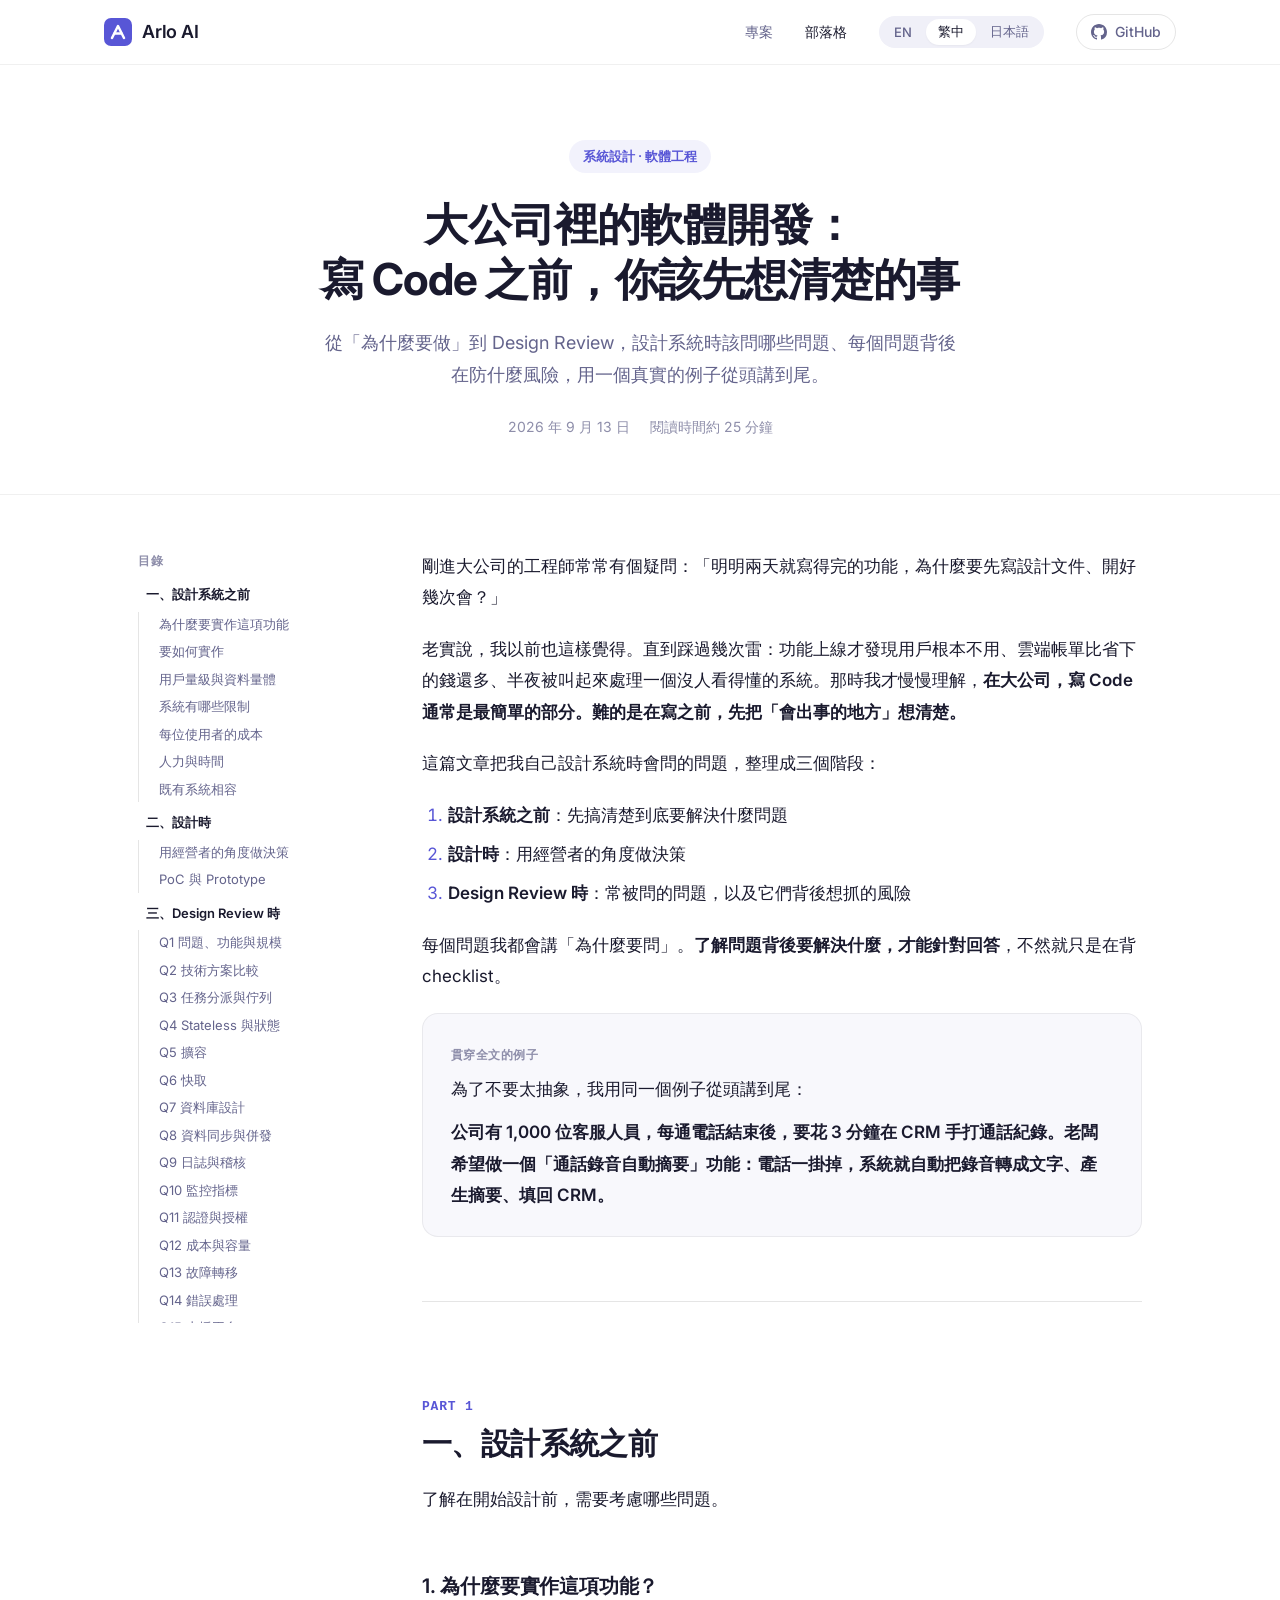
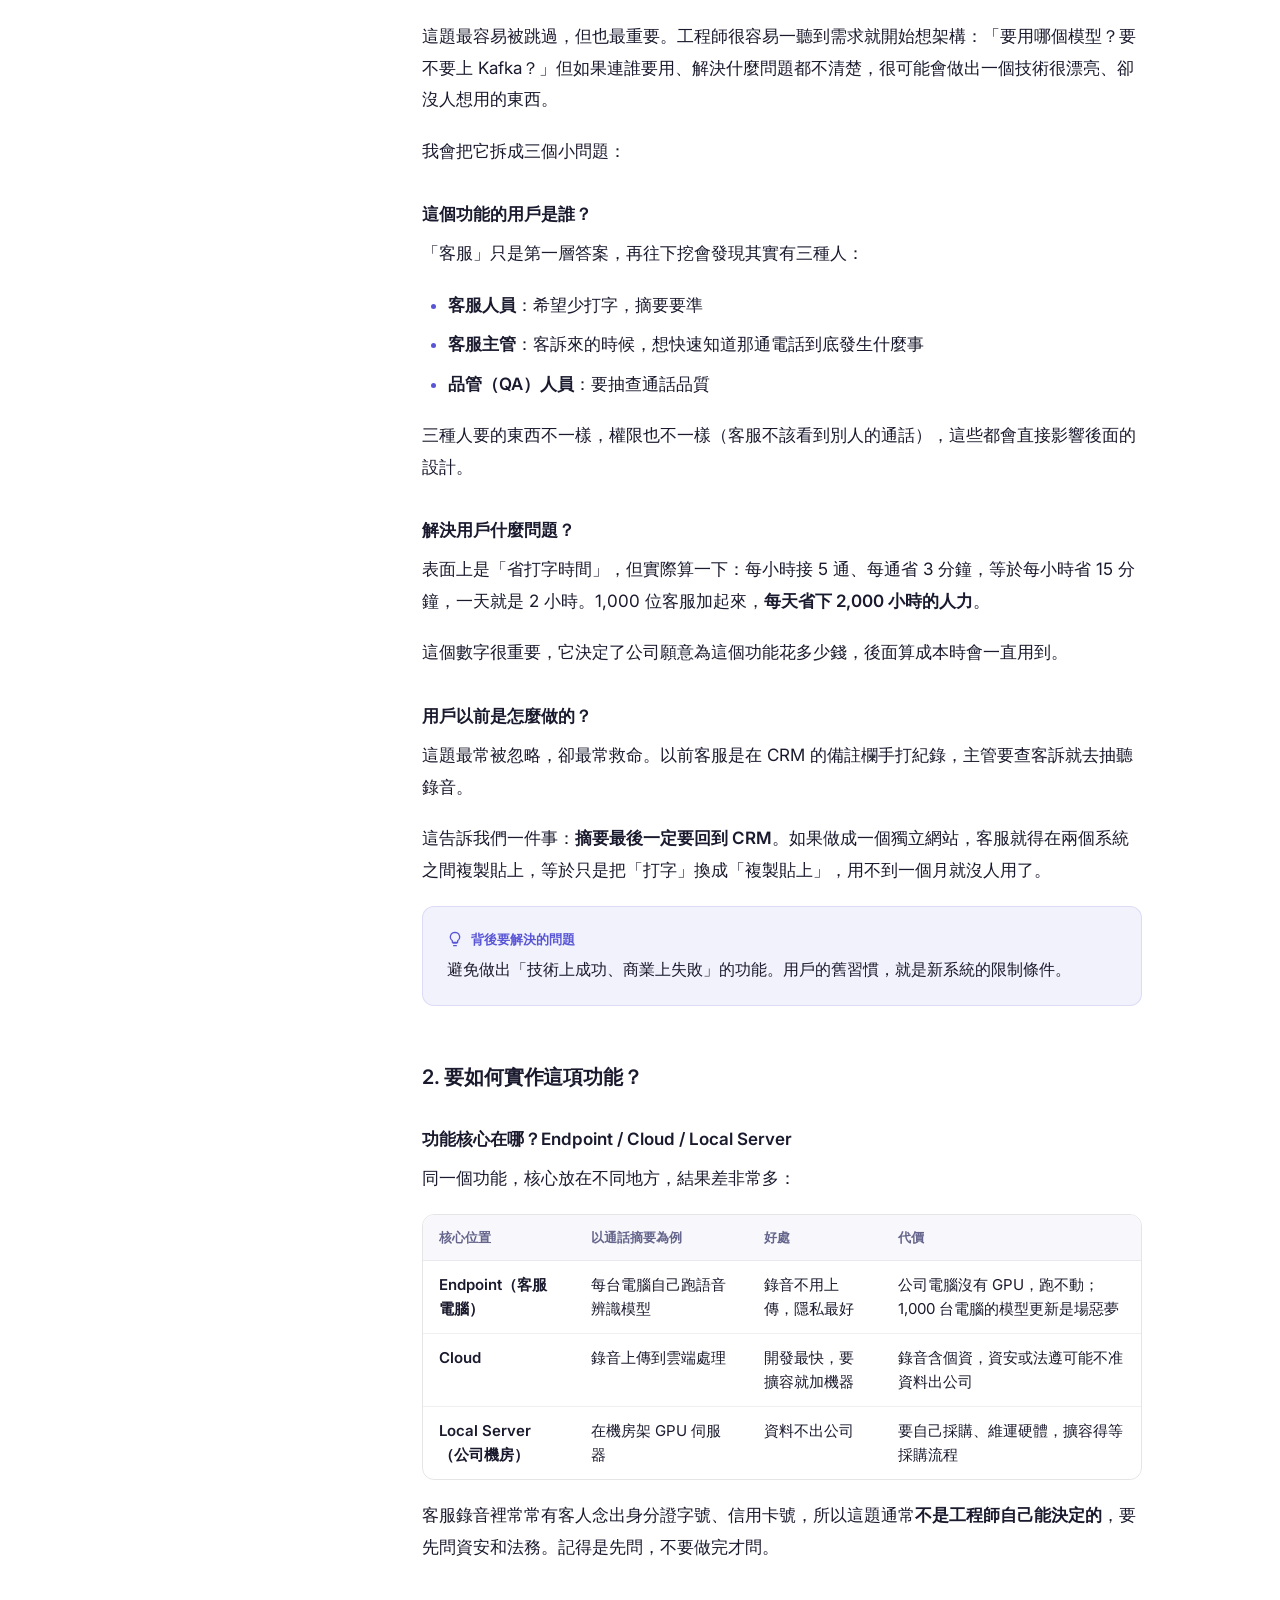
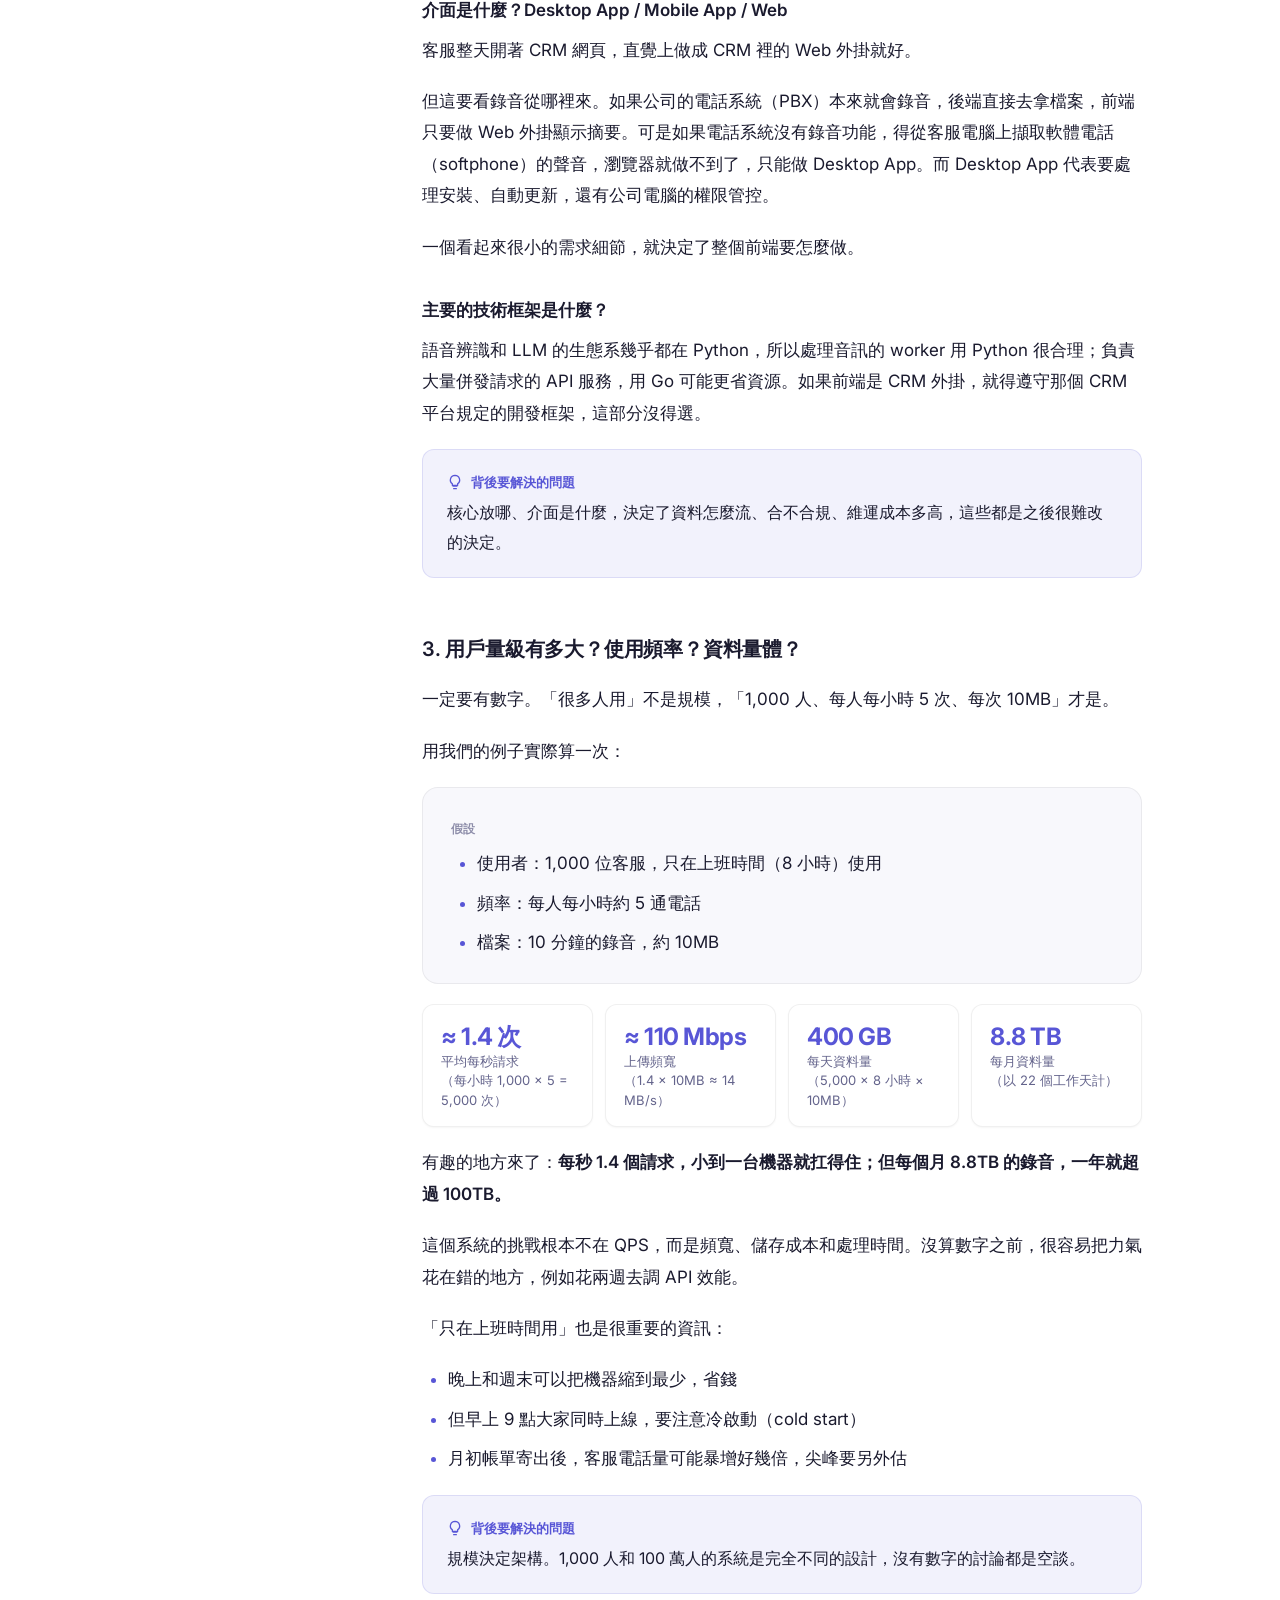
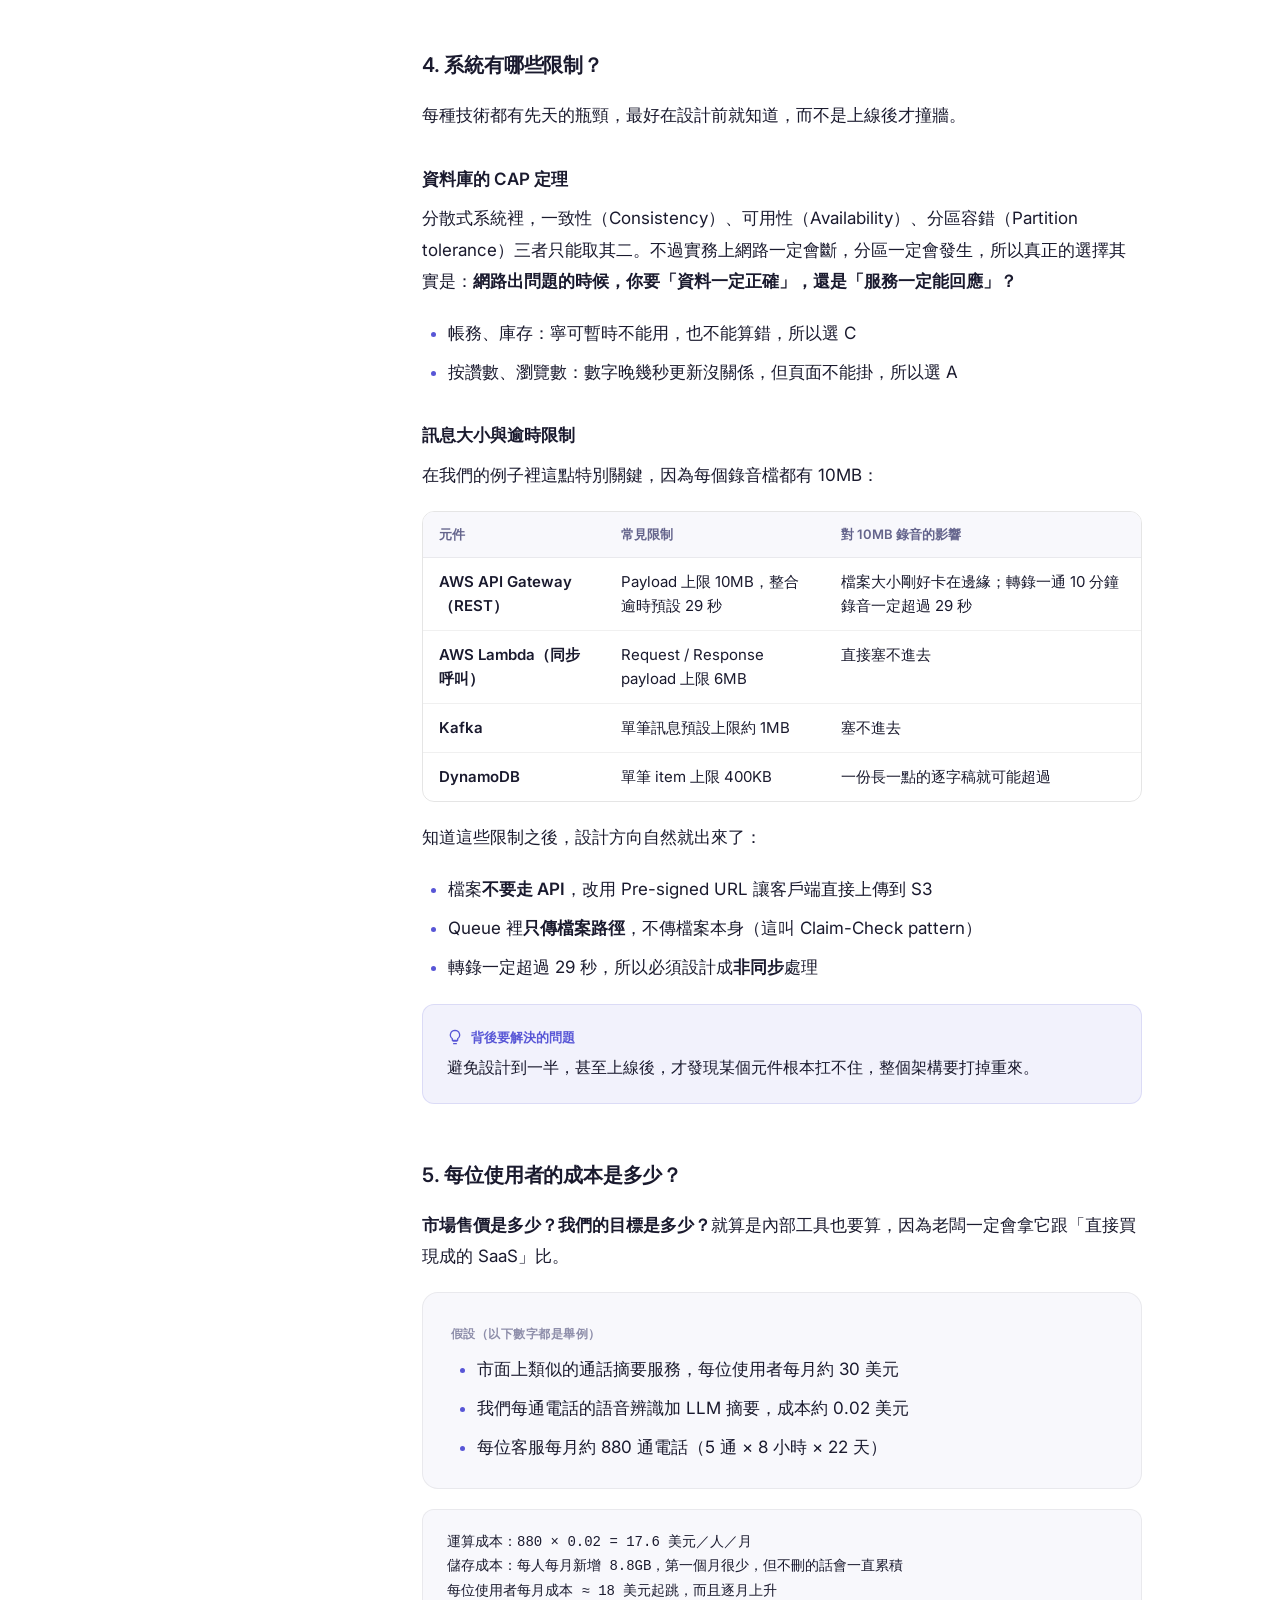
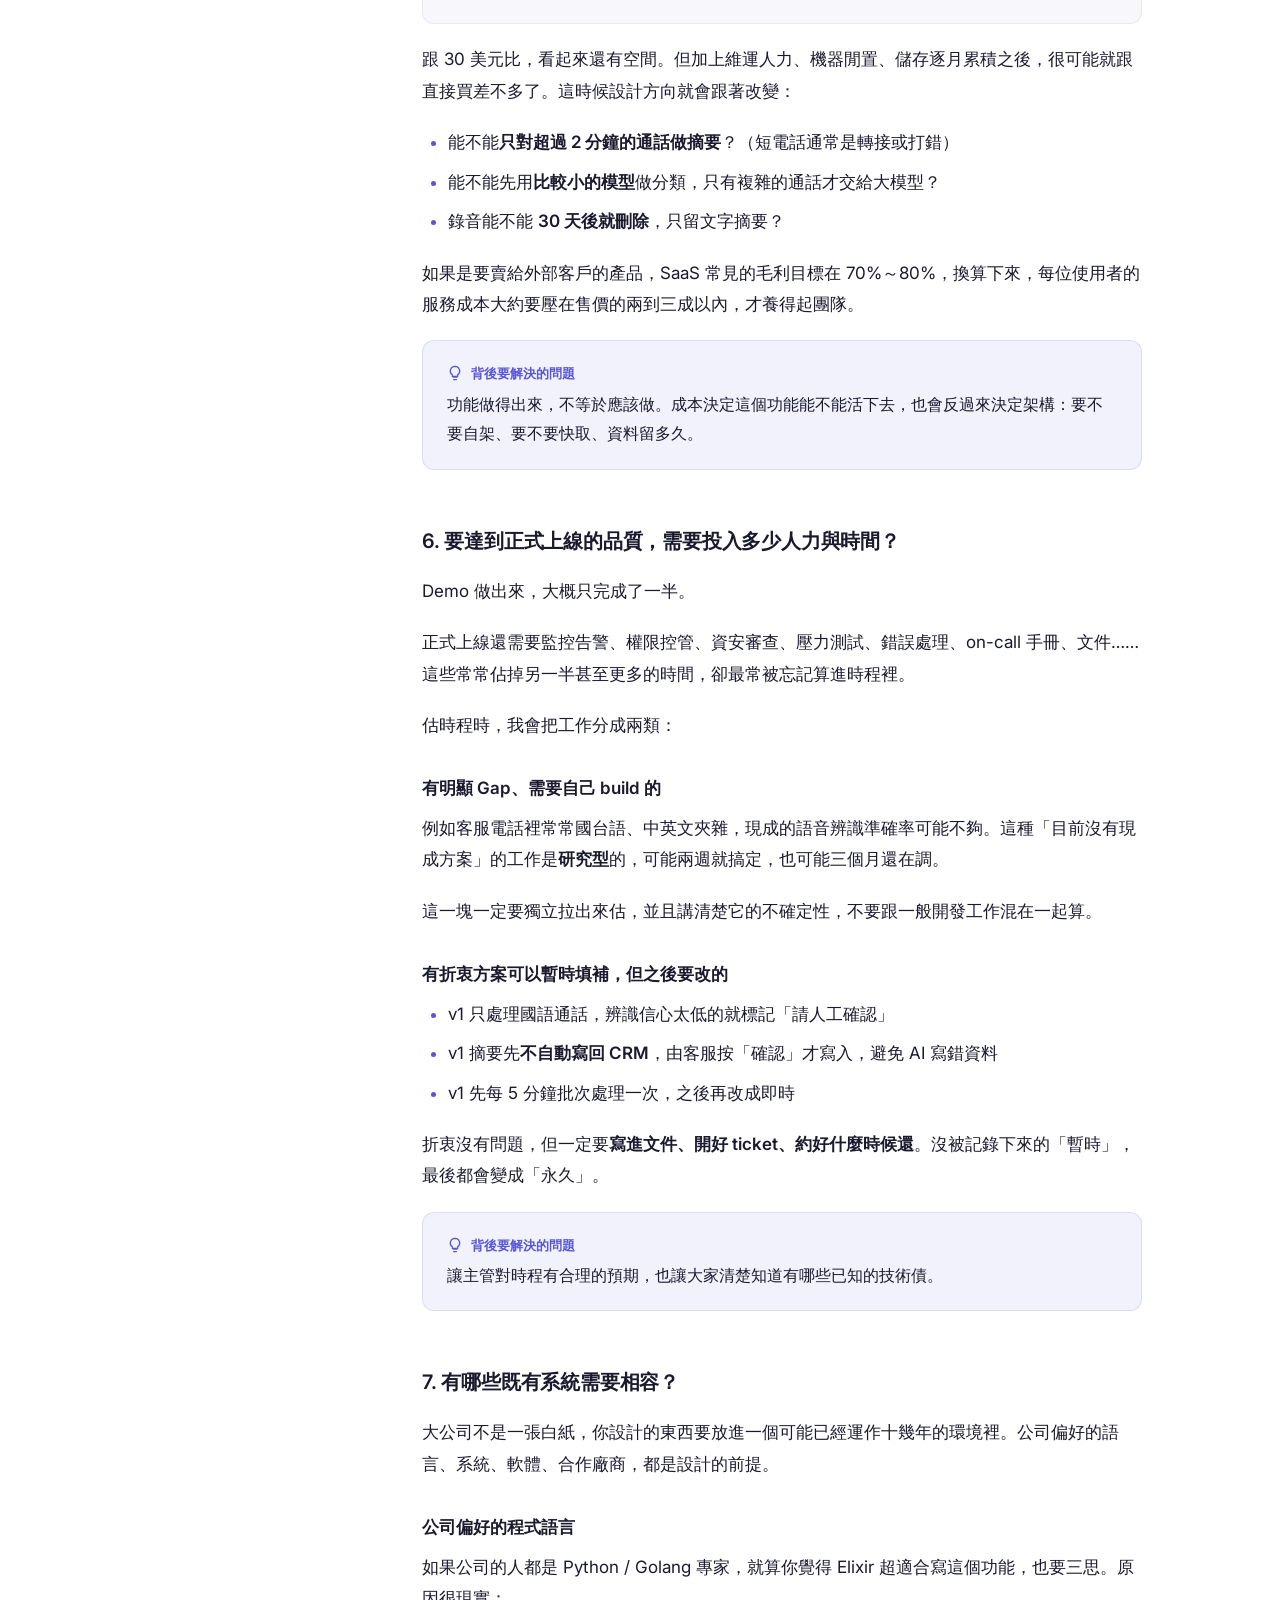
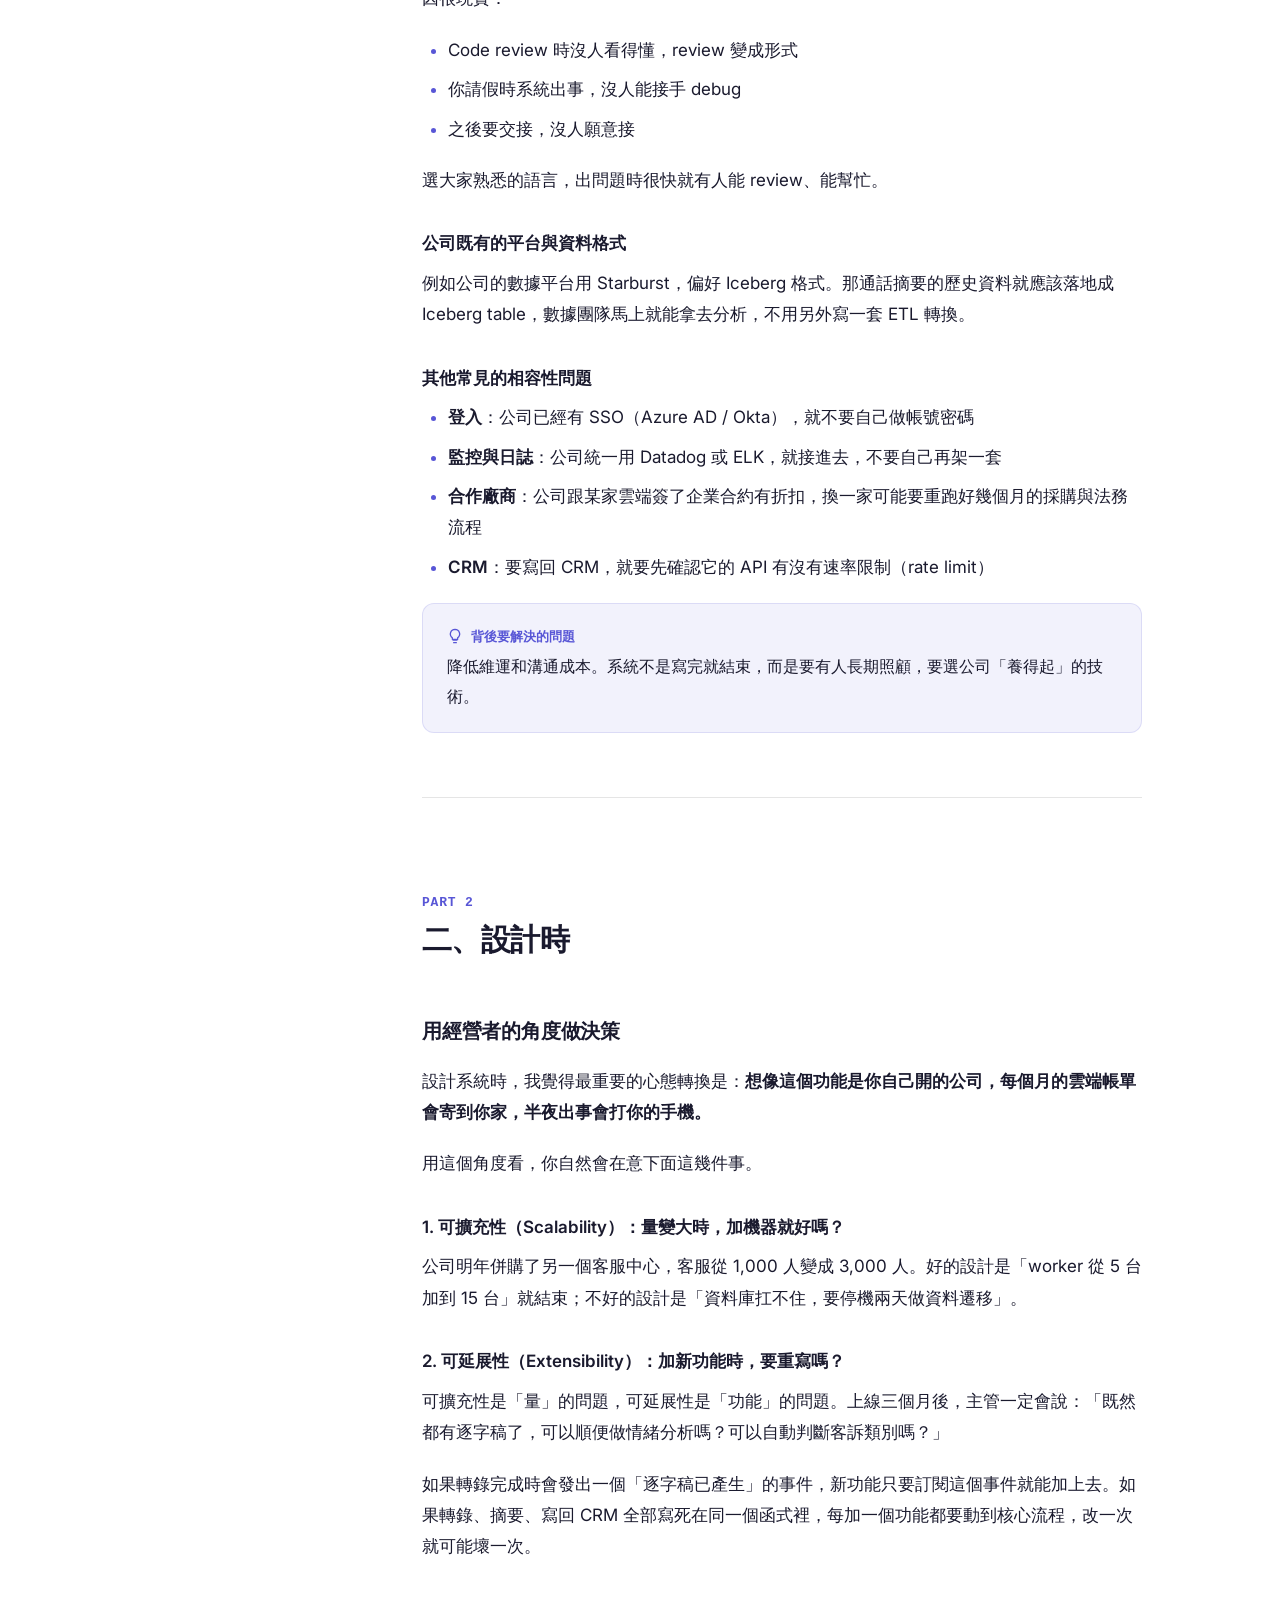
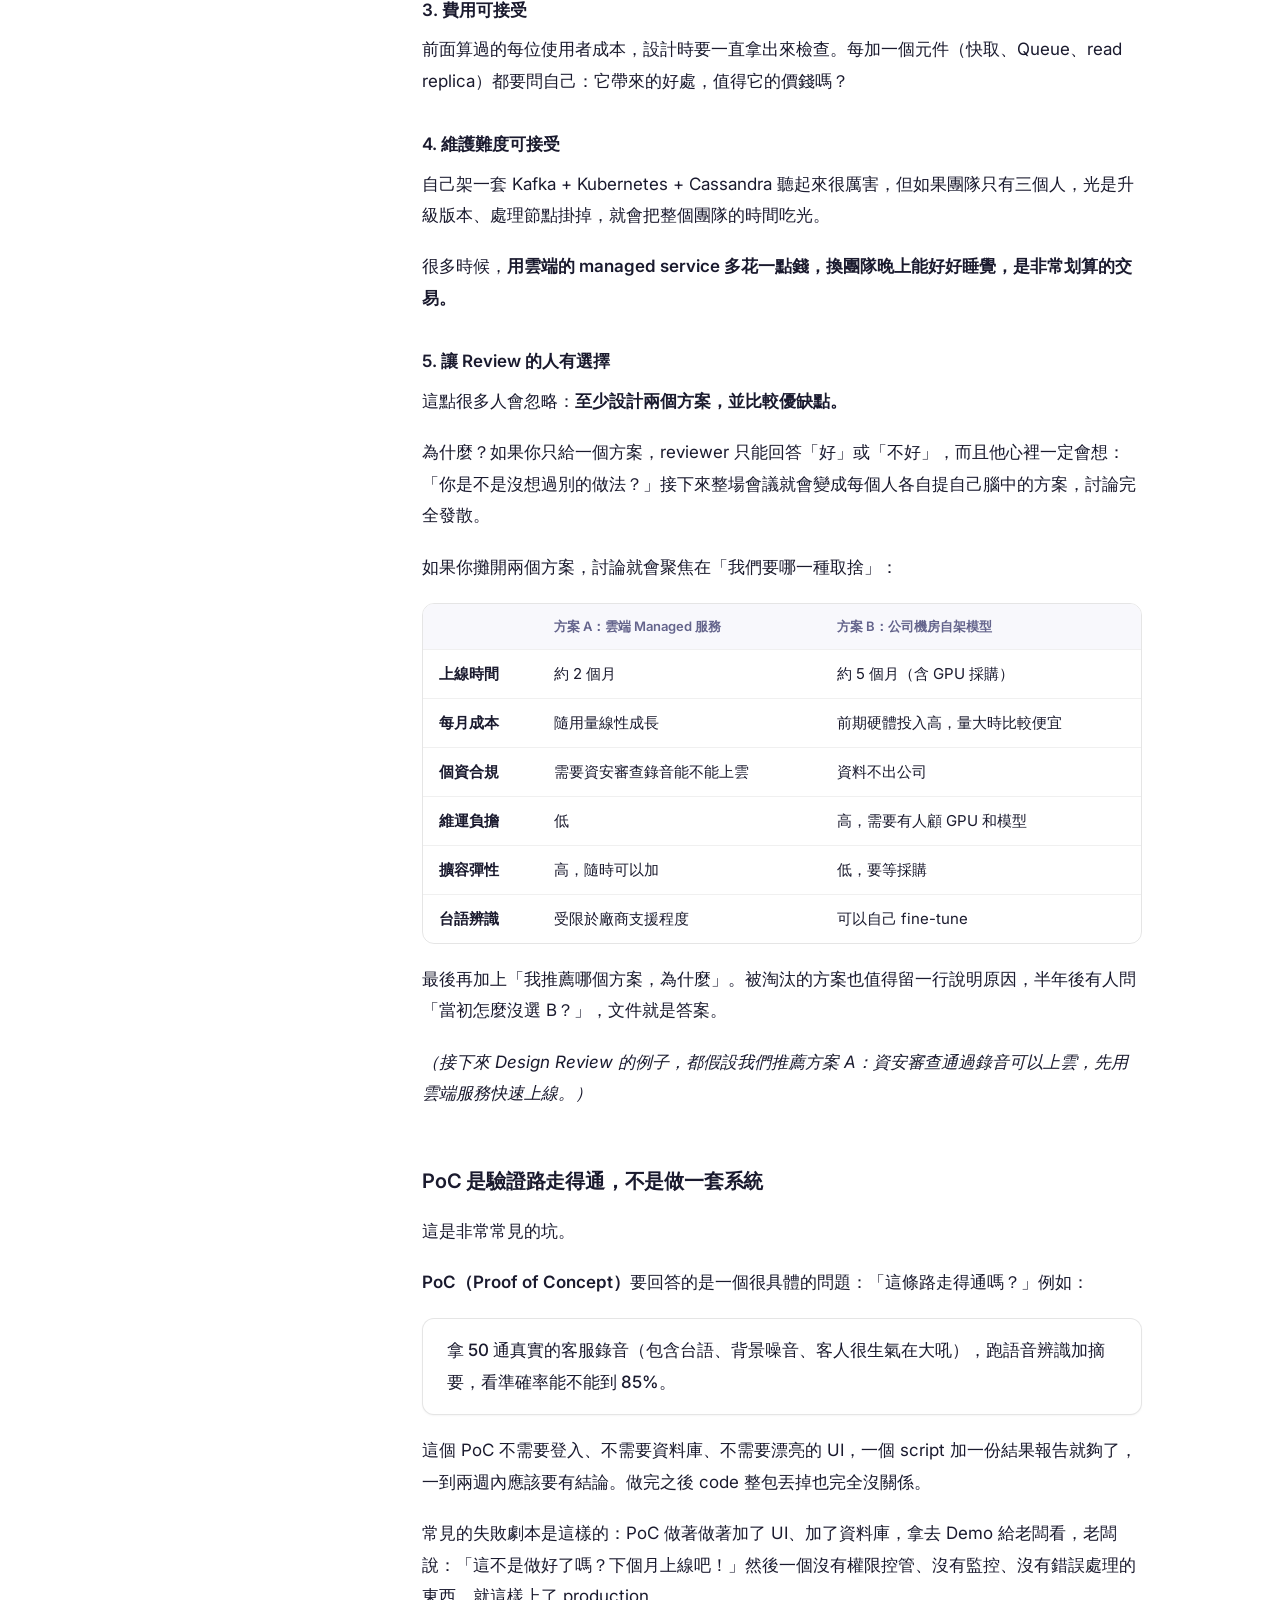
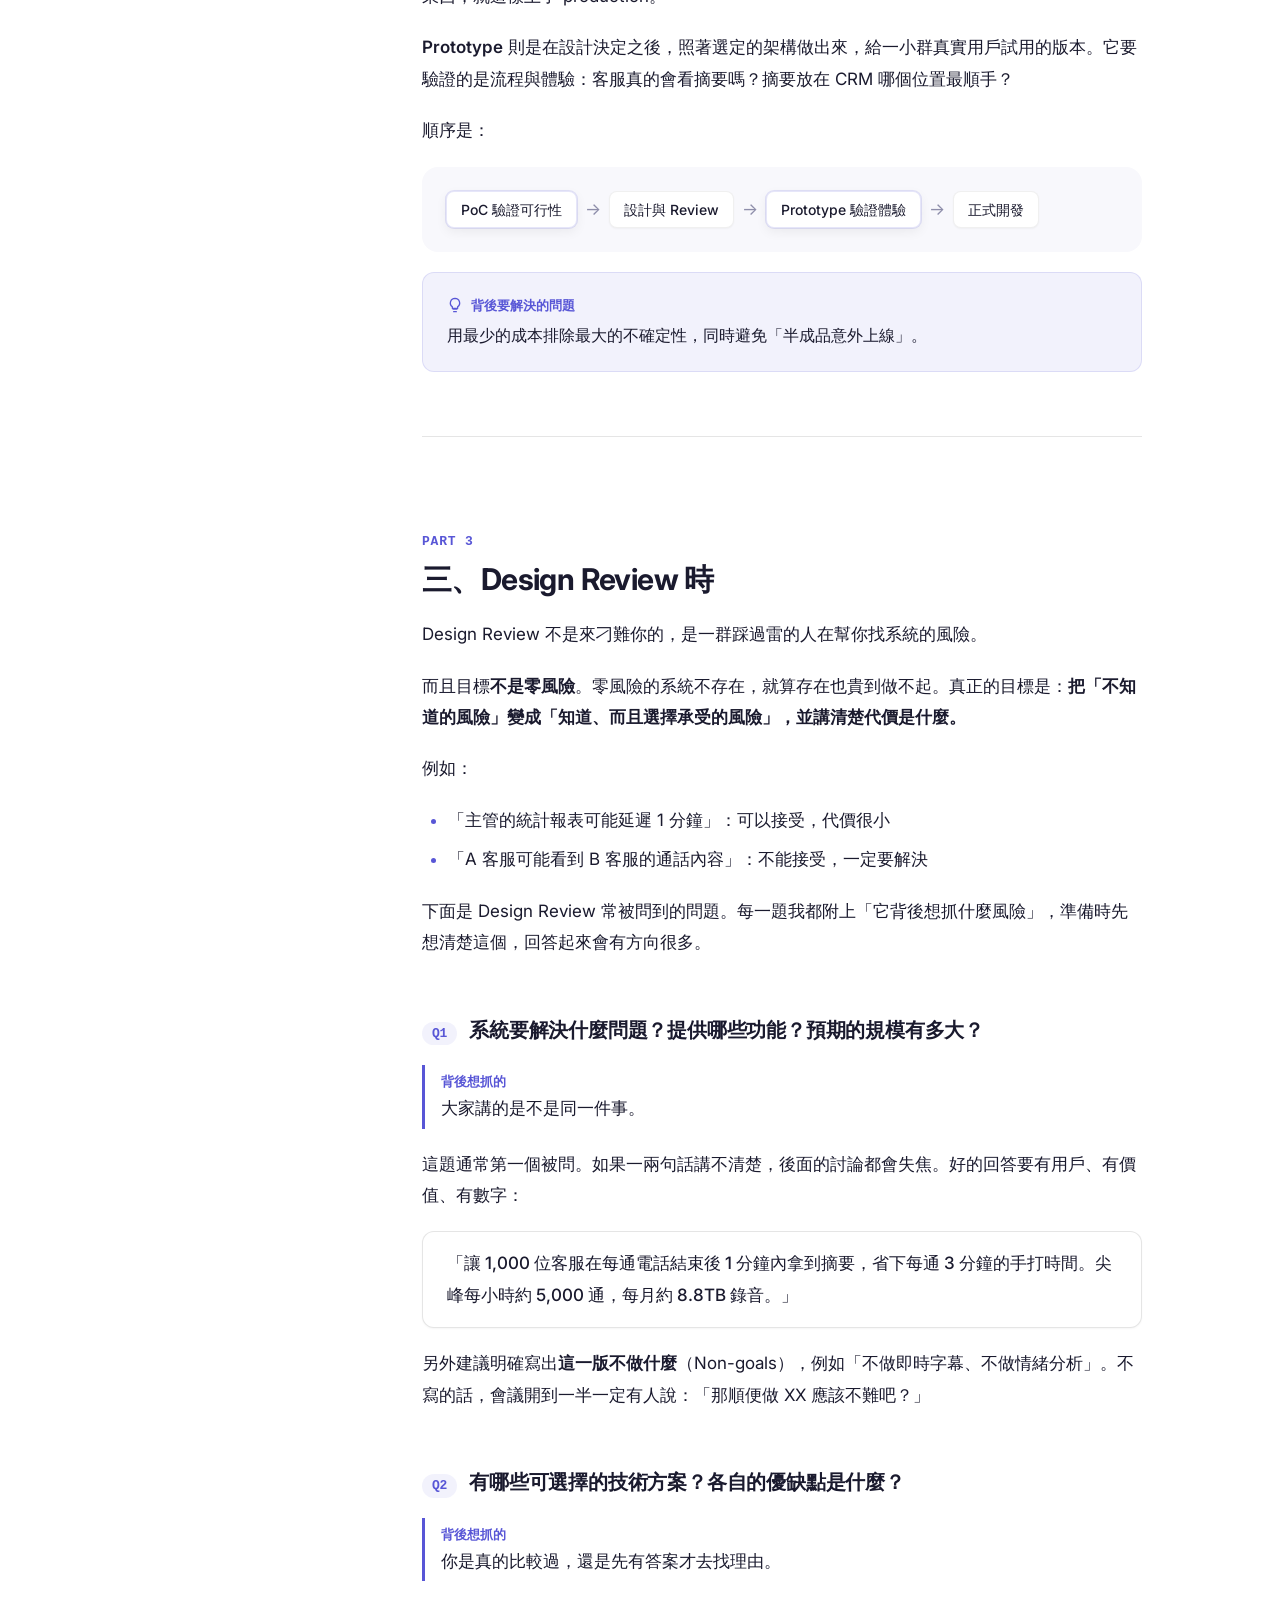
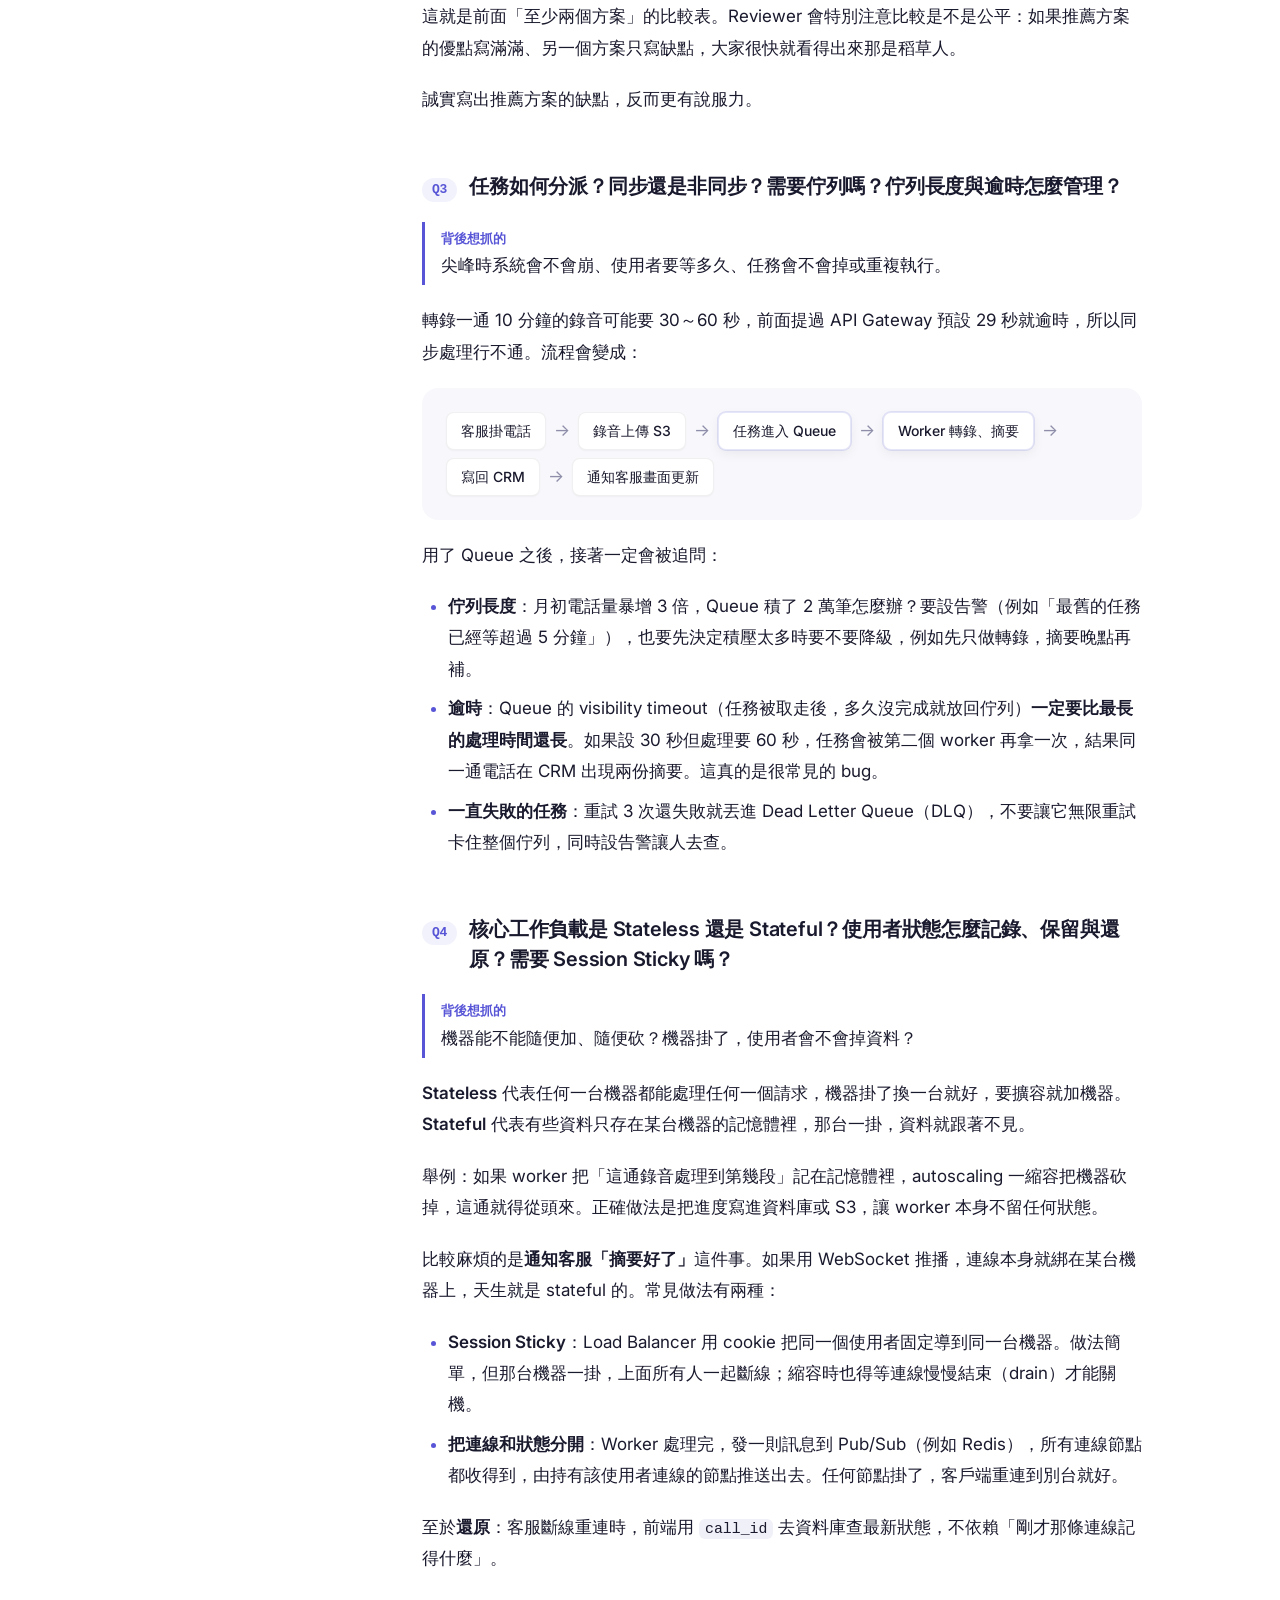
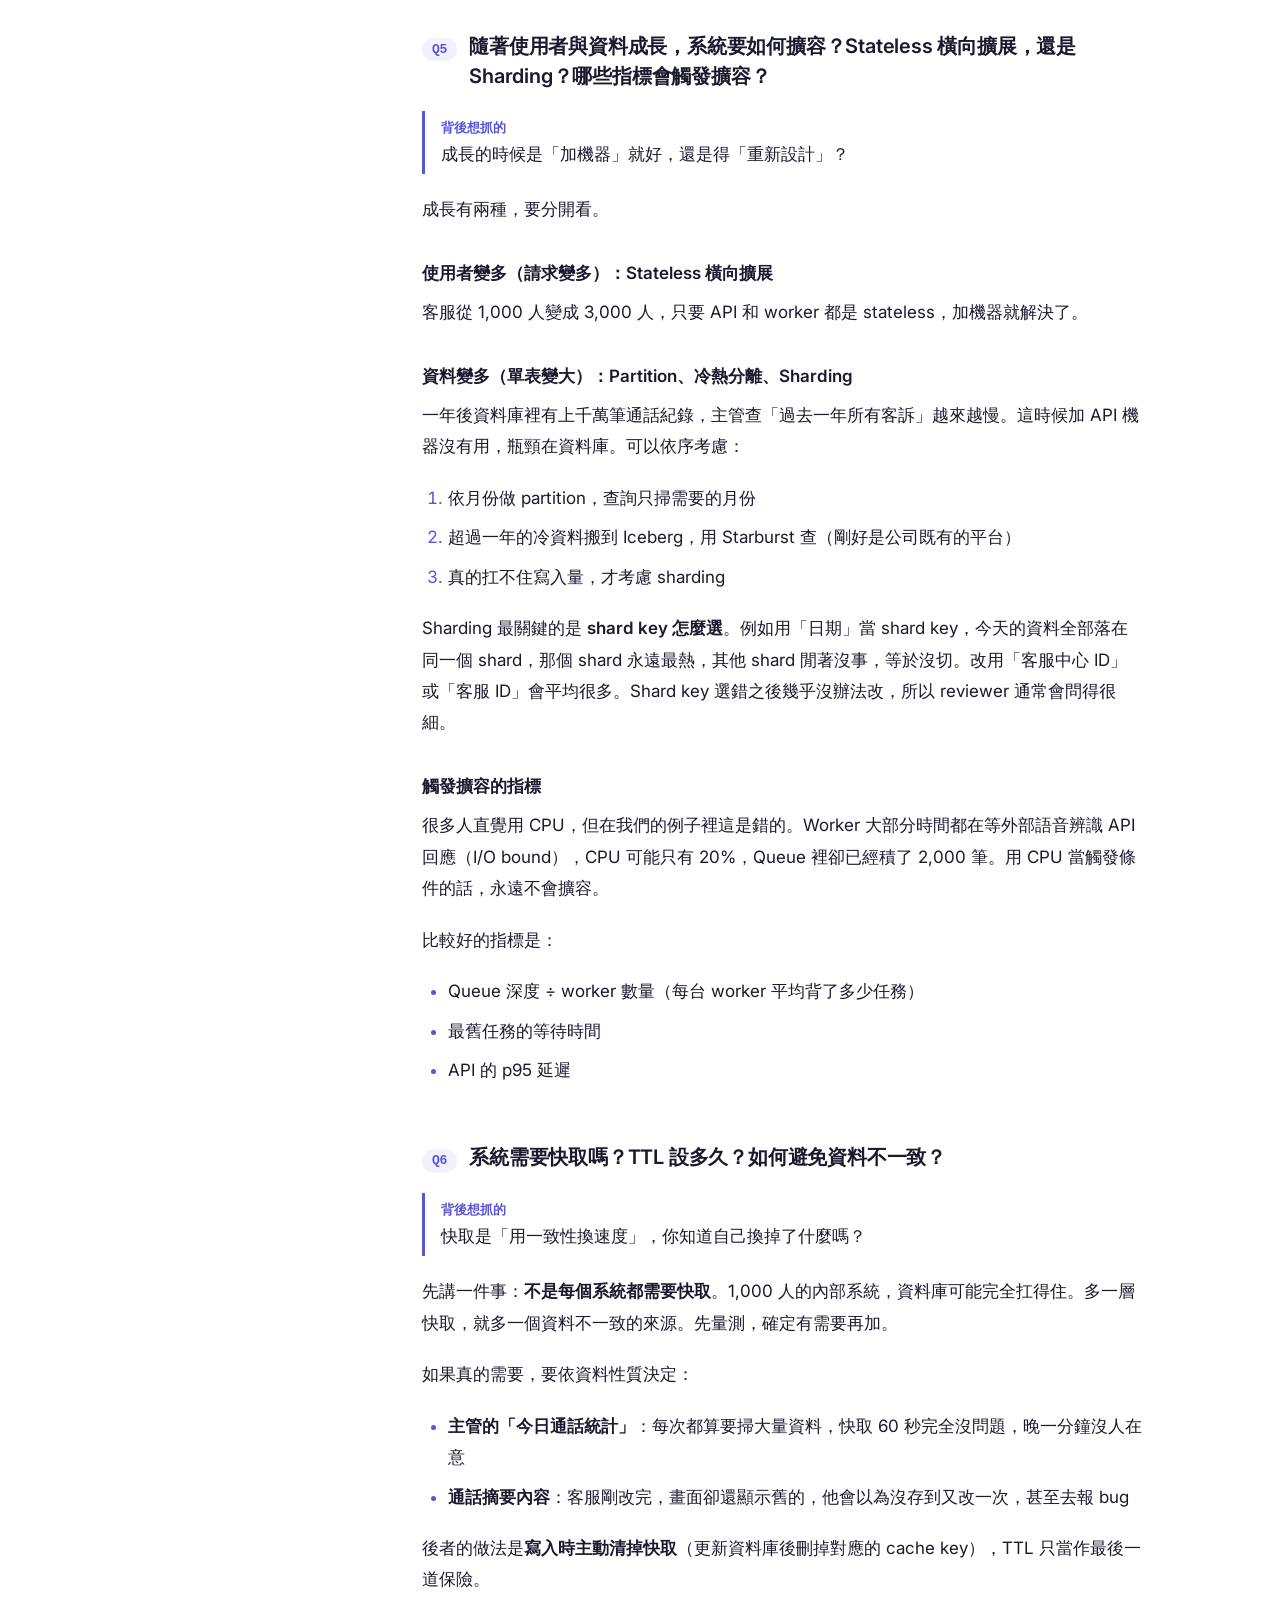
<file: blog/system-design-before-code/zh-Hant/index.html>
<!DOCTYPE html>
<html lang="zh-Hant">
<head>
  <!-- Google tag (gtag.js) -->
  <script async src="https://www.googletagmanager.com/gtag/js?id=G-V1VKW0GHEB"></script>
  <script>
    window.dataLayer = window.dataLayer || [];
    function gtag(){dataLayer.push(arguments);}
    gtag('js', new Date());
    gtag('config', 'G-V1VKW0GHEB');
  </script>
  <meta charset="UTF-8" />
  <meta name="viewport" content="width=device-width, initial-scale=1.0" />
  <title>大公司裡的軟體開發：寫 Code 之前，你該先想清楚的事 — Arlo AI 部落格</title>
  <meta name="description" content="從「為什麼要做」到 Design Review，把設計系統時該問的問題與背後要解決的風險，用一個客服通話摘要系統的例子從頭講到尾。" />
  <meta name="theme-color" content="#5856D6" />

  <!-- Open Graph -->
  <meta property="og:title" content="大公司裡的軟體開發：寫 Code 之前，你該先想清楚的事" />
  <meta property="og:description" content="從「為什麼要做」到 Design Review，把設計系統時該問的問題與背後要解決的風險，用一個真實的例子從頭講到尾。" />
  <meta property="og:type" content="article" />
  <meta property="og:locale" content="zh_TW" />
  <meta property="og:locale:alternate" content="en_US" />
  <meta property="og:locale:alternate" content="ja_JP" />
  <meta property="og:url" content="https://www.arlo-ai.app/blog/system-design-before-code/zh-Hant/" />
  <meta property="article:published_time" content="2026-09-13" />
  <link rel="canonical" href="https://www.arlo-ai.app/blog/system-design-before-code/zh-Hant/" />
  <link rel="alternate" hreflang="en" href="https://www.arlo-ai.app/blog/system-design-before-code/" />
  <link rel="alternate" hreflang="zh-Hant" href="https://www.arlo-ai.app/blog/system-design-before-code/zh-Hant/" />
  <link rel="alternate" hreflang="ja" href="https://www.arlo-ai.app/blog/system-design-before-code/ja/" />
  <link rel="alternate" hreflang="x-default" href="https://www.arlo-ai.app/blog/system-design-before-code/" />

  <!-- Favicon -->
  <link rel="icon" type="image/svg+xml" href="../../../assets/favicon.svg" />

  <!-- Fonts -->
  <link rel="preconnect" href="https://fonts.googleapis.com" />
  <link rel="preconnect" href="https://fonts.gstatic.com" crossorigin />
  <link href="https://fonts.googleapis.com/css2?family=Inter:wght@400;500;600;700&display=swap" rel="stylesheet" />

  <link rel="stylesheet" href="../../../styles.css" />
</head>
<body class="post">
  <!-- Navigation -->
  <nav class="nav" aria-label="Main navigation">
    <div class="nav-inner container">
      <a href="../../../" class="nav-brand" aria-label="Arlo AI home">
        <svg class="nav-logo" width="28" height="28" viewBox="0 0 28 28" fill="none" aria-hidden="true">
          <rect width="28" height="28" rx="7" fill="#5856D6"/>
          <path d="M8 20L14 8L20 20" stroke="white" stroke-width="2.5" stroke-linecap="round" stroke-linejoin="round"/>
          <path d="M10.6 15.4H17.4" stroke="white" stroke-width="2.5" stroke-linecap="round"/>
        </svg>
        <span>Arlo AI</span>
      </a>
      <div class="nav-links">
        <a href="../../../#projects">專案</a>
        <a href="../../" aria-current="page">部落格</a>
        <div class="lang-switch" role="group" aria-label="選擇語言">
          <a href="../" hreflang="en" lang="en" data-lang="en">EN</a>
          <a href="./" hreflang="zh-Hant" lang="zh-Hant" data-lang="zh-Hant" aria-current="true">繁中</a>
          <a href="../ja/" hreflang="ja" lang="ja" data-lang="ja">日本語</a>
        </div>
        <a href="https://github.com/kaija" class="btn btn-sm" target="_blank" rel="noopener">
          <svg width="16" height="16" viewBox="0 0 16 16" fill="currentColor" aria-hidden="true"><path d="M8 0C3.58 0 0 3.58 0 8c0 3.54 2.29 6.53 5.47 7.59.4.07.55-.17.55-.38 0-.19-.01-.82-.01-1.49-2.01.37-2.53-.49-2.69-.94-.09-.23-.48-.94-.82-1.13-.28-.15-.68-.52-.01-.53.63-.01 1.08.58 1.23.82.72 1.21 1.87.87 2.33.66.07-.52.28-.87.51-1.07-1.78-.2-3.64-.89-3.64-3.95 0-.87.31-1.59.82-2.15-.08-.2-.36-1.02.08-2.12 0 0 .67-.21 2.2.82.64-.18 1.32-.27 2-.27.68 0 1.36.09 2 .27 1.53-1.04 2.2-.82 2.2-.82.44 1.1.16 1.92.08 2.12.51.56.82 1.27.82 2.15 0 3.07-1.87 3.75-3.65 3.95.29.25.54.73.54 1.48 0 1.07-.01 1.93-.01 2.2 0 .21.15.46.55.38A8.013 8.013 0 0016 8c0-4.42-3.58-8-8-8z"/></svg>
          GitHub
        </a>
      </div>
      <button class="nav-toggle" aria-label="開關選單" aria-expanded="false">
        <svg width="24" height="24" viewBox="0 0 24 24" fill="none" stroke="currentColor" stroke-width="2" stroke-linecap="round"><path d="M3 12h18M3 6h18M3 18h18"/></svg>
      </button>
    </div>
  </nav>

  <!-- Post header -->
  <header class="post-header">
    <div class="container">
      <div class="hero-badge">系統設計 · 軟體工程</div>
      <h1>大公司裡的軟體開發：<br/>寫 Code 之前，你該先想清楚的事</h1>
      <p class="post-lede">從「為什麼要做」到 Design Review，設計系統時該問哪些問題、每個問題背後在防什麼風險，用一個真實的例子從頭講到尾。</p>
      <div class="post-meta">
        <time datetime="2026-09-13">2026 年 9 月 13 日</time>
        <span>閱讀時間約 25 分鐘</span>
      </div>
    </div>
  </header>

  <div class="post-layout">
    <!-- Table of contents -->
    <details class="post-toc" open>
      <summary>目錄</summary>
      <ol>
        <li>
          <a href="#before">一、設計系統之前</a>
          <ol>
            <li><a href="#why">為什麼要實作這項功能</a></li>
            <li><a href="#how">要如何實作</a></li>
            <li><a href="#scale">用戶量級與資料量體</a></li>
            <li><a href="#limits">系統有哪些限制</a></li>
            <li><a href="#cost">每位使用者的成本</a></li>
            <li><a href="#effort">人力與時間</a></li>
            <li><a href="#compat">既有系統相容</a></li>
          </ol>
        </li>
        <li>
          <a href="#during">二、設計時</a>
          <ol>
            <li><a href="#owner">用經營者的角度做決策</a></li>
            <li><a href="#poc">PoC 與 Prototype</a></li>
          </ol>
        </li>
        <li>
          <a href="#review">三、Design Review 時</a>
          <ol>
            <li><a href="#q1">Q1 問題、功能與規模</a></li>
            <li><a href="#q2">Q2 技術方案比較</a></li>
            <li><a href="#q3">Q3 任務分派與佇列</a></li>
            <li><a href="#q4">Q4 Stateless 與狀態</a></li>
            <li><a href="#q5">Q5 擴容</a></li>
            <li><a href="#q6">Q6 快取</a></li>
            <li><a href="#q7">Q7 資料庫設計</a></li>
            <li><a href="#q8">Q8 資料同步與併發</a></li>
            <li><a href="#q9">Q9 日誌與稽核</a></li>
            <li><a href="#q10">Q10 監控指標</a></li>
            <li><a href="#q11">Q11 認證與授權</a></li>
            <li><a href="#q12">Q12 成本與容量</a></li>
            <li><a href="#q13">Q13 故障轉移</a></li>
            <li><a href="#q14">Q14 錯誤處理</a></li>
            <li><a href="#q15">Q15 支援平台</a></li>
            <li><a href="#q16">Q16 系統限制</a></li>
            <li><a href="#q17">Q17 問題排查</a></li>
            <li><a href="#q18">Q18 資料保存時效</a></li>
          </ol>
        </li>
        <li><a href="#closing">寫在最後</a></li>
      </ol>
    </details>

    <article class="post-body">
      <p>剛進大公司的工程師常常有個疑問：「明明兩天就寫得完的功能，為什麼要先寫設計文件、開好幾次會？」</p>
      <p>老實說，我以前也這樣覺得。直到踩過幾次雷：功能上線才發現用戶根本不用、雲端帳單比省下的錢還多、半夜被叫起來處理一個沒人看得懂的系統。那時我才慢慢理解，<strong>在大公司，寫 Code 通常是最簡單的部分。難的是在寫之前，先把「會出事的地方」想清楚。</strong></p>
      <p>這篇文章把我自己設計系統時會問的問題，整理成三個階段：</p>
      <ol>
        <li><strong>設計系統之前</strong>：先搞清楚到底要解決什麼問題</li>
        <li><strong>設計時</strong>：用經營者的角度做決策</li>
        <li><strong>Design Review 時</strong>：常被問的問題，以及它們背後想抓的風險</li>
      </ol>
      <p>每個問題我都會講「為什麼要問」。<strong>了解問題背後要解決什麼，才能針對回答</strong>，不然就只是在背 checklist。</p>

      <div class="post-example">
        <span class="post-example-label">貫穿全文的例子</span>
        <p>為了不要太抽象，我用同一個例子從頭講到尾：</p>
        <p><strong>公司有 1,000 位客服人員，每通電話結束後，要花 3 分鐘在 CRM 手打通話紀錄。老闆希望做一個「通話錄音自動摘要」功能：電話一掛掉，系統就自動把錄音轉成文字、產生摘要、填回 CRM。</strong></p>
      </div>

      <!-- ===== Part 1 ===== -->
      <hr />
      <h2 id="before"><span class="post-eyebrow">PART 1</span>一、設計系統之前</h2>
      <p>了解在開始設計前，需要考慮哪些問題。</p>

      <h3 id="why">1. 為什麼要實作這項功能？</h3>
      <p>這題最容易被跳過，但也最重要。工程師很容易一聽到需求就開始想架構：「要用哪個模型？要不要上 Kafka？」但如果連誰要用、解決什麼問題都不清楚，很可能會做出一個技術很漂亮、卻沒人想用的東西。</p>
      <p>我會把它拆成三個小問題：</p>

      <h4>這個功能的用戶是誰？</h4>
      <p>「客服」只是第一層答案，再往下挖會發現其實有三種人：</p>
      <ul>
        <li><strong>客服人員</strong>：希望少打字，摘要要準</li>
        <li><strong>客服主管</strong>：客訴來的時候，想快速知道那通電話到底發生什麼事</li>
        <li><strong>品管（QA）人員</strong>：要抽查通話品質</li>
      </ul>
      <p>三種人要的東西不一樣，權限也不一樣（客服不該看到別人的通話），這些都會直接影響後面的設計。</p>

      <h4>解決用戶什麼問題？</h4>
      <p>表面上是「省打字時間」，但實際算一下：每小時接 5 通、每通省 3 分鐘，等於每小時省 15 分鐘，一天就是 2 小時。1,000 位客服加起來，<strong>每天省下 2,000 小時的人力</strong>。</p>
      <p>這個數字很重要，它決定了公司願意為這個功能花多少錢，後面算成本時會一直用到。</p>

      <h4>用戶以前是怎麼做的？</h4>
      <p>這題最常被忽略，卻最常救命。以前客服是在 CRM 的備註欄手打紀錄，主管要查客訴就去抽聽錄音。</p>
      <p>這告訴我們一件事：<strong>摘要最後一定要回到 CRM</strong>。如果做成一個獨立網站，客服就得在兩個系統之間複製貼上，等於只是把「打字」換成「複製貼上」，用不到一個月就沒人用了。</p>

      <div class="post-callout">
        <div class="post-callout-label"><svg width="16" height="16" viewBox="0 0 24 24" fill="none" stroke="currentColor" stroke-width="2" stroke-linecap="round" stroke-linejoin="round" aria-hidden="true"><path d="M9 18h6M10 22h4M12 2a7 7 0 00-4 12.7V17h8v-2.3A7 7 0 0012 2z"/></svg>背後要解決的問題</div>
        <p>避免做出「技術上成功、商業上失敗」的功能。用戶的舊習慣，就是新系統的限制條件。</p>
      </div>

      <h3 id="how">2. 要如何實作這項功能？</h3>

      <h4>功能核心在哪？Endpoint / Cloud / Local Server</h4>
      <p>同一個功能，核心放在不同地方，結果差非常多：</p>
      <div class="table-wrap">
        <table>
          <thead>
            <tr><th>核心位置</th><th>以通話摘要為例</th><th>好處</th><th>代價</th></tr>
          </thead>
          <tbody>
            <tr><td>Endpoint（客服電腦）</td><td>每台電腦自己跑語音辨識模型</td><td>錄音不用上傳，隱私最好</td><td>公司電腦沒有 GPU，跑不動；1,000 台電腦的模型更新是場惡夢</td></tr>
            <tr><td>Cloud</td><td>錄音上傳到雲端處理</td><td>開發最快，要擴容就加機器</td><td>錄音含個資，資安或法遵可能不准資料出公司</td></tr>
            <tr><td>Local Server（公司機房）</td><td>在機房架 GPU 伺服器</td><td>資料不出公司</td><td>要自己採購、維運硬體，擴容得等採購流程</td></tr>
          </tbody>
        </table>
      </div>
      <p>客服錄音裡常常有客人念出身分證字號、信用卡號，所以這題通常<strong>不是工程師自己能決定的</strong>，要先問資安和法務。記得是先問，不要做完才問。</p>

      <h4>介面是什麼？Desktop App / Mobile App / Web</h4>
      <p>客服整天開著 CRM 網頁，直覺上做成 CRM 裡的 Web 外掛就好。</p>
      <p>但這要看錄音從哪裡來。如果公司的電話系統（PBX）本來就會錄音，後端直接去拿檔案，前端只要做 Web 外掛顯示摘要。可是如果電話系統沒有錄音功能，得從客服電腦上擷取軟體電話（softphone）的聲音，瀏覽器就做不到了，只能做 Desktop App。而 Desktop App 代表要處理安裝、自動更新，還有公司電腦的權限管控。</p>
      <p>一個看起來很小的需求細節，就決定了整個前端要怎麼做。</p>

      <h4>主要的技術框架是什麼？</h4>
      <p>語音辨識和 LLM 的生態系幾乎都在 Python，所以處理音訊的 worker 用 Python 很合理；負責大量併發請求的 API 服務，用 Go 可能更省資源。如果前端是 CRM 外掛，就得遵守那個 CRM 平台規定的開發框架，這部分沒得選。</p>

      <div class="post-callout">
        <div class="post-callout-label"><svg width="16" height="16" viewBox="0 0 24 24" fill="none" stroke="currentColor" stroke-width="2" stroke-linecap="round" stroke-linejoin="round" aria-hidden="true"><path d="M9 18h6M10 22h4M12 2a7 7 0 00-4 12.7V17h8v-2.3A7 7 0 0012 2z"/></svg>背後要解決的問題</div>
        <p>核心放哪、介面是什麼，決定了資料怎麼流、合不合規、維運成本多高，這些都是之後很難改的決定。</p>
      </div>

      <h3 id="scale">3. 用戶量級有多大？使用頻率？資料量體？</h3>
      <p>一定要有數字。「很多人用」不是規模，「1,000 人、每人每小時 5 次、每次 10MB」才是。</p>
      <p>用我們的例子實際算一次：</p>
      <div class="post-example">
        <span class="post-example-label">假設</span>
        <ul>
          <li>使用者：1,000 位客服，只在上班時間（8 小時）使用</li>
          <li>頻率：每人每小時約 5 通電話</li>
          <li>檔案：10 分鐘的錄音，約 10MB</li>
        </ul>
      </div>
      <div class="post-stats">
        <div class="post-stat"><strong>≈ 1.4 次</strong><span>平均每秒請求<br/>（每小時 1,000 × 5 = 5,000 次）</span></div>
        <div class="post-stat"><strong>≈ 110 Mbps</strong><span>上傳頻寬<br/>（1.4 × 10MB ≈ 14 MB/s）</span></div>
        <div class="post-stat"><strong>400 GB</strong><span>每天資料量<br/>（5,000 × 8 小時 × 10MB）</span></div>
        <div class="post-stat"><strong>8.8 TB</strong><span>每月資料量<br/>（以 22 個工作天計）</span></div>
      </div>
      <p>有趣的地方來了：<strong>每秒 1.4 個請求，小到一台機器就扛得住；但每個月 8.8TB 的錄音，一年就超過 100TB。</strong></p>
      <p>這個系統的挑戰根本不在 QPS，而是頻寬、儲存成本和處理時間。沒算數字之前，很容易把力氣花在錯的地方，例如花兩週去調 API 效能。</p>
      <p>「只在上班時間用」也是很重要的資訊：</p>
      <ul>
        <li>晚上和週末可以把機器縮到最少，省錢</li>
        <li>但早上 9 點大家同時上線，要注意冷啟動（cold start）</li>
        <li>月初帳單寄出後，客服電話量可能暴增好幾倍，尖峰要另外估</li>
      </ul>

      <div class="post-callout">
        <div class="post-callout-label"><svg width="16" height="16" viewBox="0 0 24 24" fill="none" stroke="currentColor" stroke-width="2" stroke-linecap="round" stroke-linejoin="round" aria-hidden="true"><path d="M9 18h6M10 22h4M12 2a7 7 0 00-4 12.7V17h8v-2.3A7 7 0 0012 2z"/></svg>背後要解決的問題</div>
        <p>規模決定架構。1,000 人和 100 萬人的系統是完全不同的設計，沒有數字的討論都是空談。</p>
      </div>

      <h3 id="limits">4. 系統有哪些限制？</h3>
      <p>每種技術都有先天的瓶頸，最好在設計前就知道，而不是上線後才撞牆。</p>

      <h4>資料庫的 CAP 定理</h4>
      <p>分散式系統裡，一致性（Consistency）、可用性（Availability）、分區容錯（Partition tolerance）三者只能取其二。不過實務上網路一定會斷，分區一定會發生，所以真正的選擇其實是：<strong>網路出問題的時候，你要「資料一定正確」，還是「服務一定能回應」？</strong></p>
      <ul>
        <li>帳務、庫存：寧可暫時不能用，也不能算錯，所以選 C</li>
        <li>按讚數、瀏覽數：數字晚幾秒更新沒關係，但頁面不能掛，所以選 A</li>
      </ul>

      <h4>訊息大小與逾時限制</h4>
      <p>在我們的例子裡這點特別關鍵，因為每個錄音檔都有 10MB：</p>
      <div class="table-wrap">
        <table>
          <thead>
            <tr><th>元件</th><th>常見限制</th><th>對 10MB 錄音的影響</th></tr>
          </thead>
          <tbody>
            <tr><td>AWS API Gateway（REST）</td><td>Payload 上限 10MB，整合逾時預設 29 秒</td><td>檔案大小剛好卡在邊緣；轉錄一通 10 分鐘錄音一定超過 29 秒</td></tr>
            <tr><td>AWS Lambda（同步呼叫）</td><td>Request / Response payload 上限 6MB</td><td>直接塞不進去</td></tr>
            <tr><td>Kafka</td><td>單筆訊息預設上限約 1MB</td><td>塞不進去</td></tr>
            <tr><td>DynamoDB</td><td>單筆 item 上限 400KB</td><td>一份長一點的逐字稿就可能超過</td></tr>
          </tbody>
        </table>
      </div>
      <p>知道這些限制之後，設計方向自然就出來了：</p>
      <ul>
        <li>檔案<strong>不要走 API</strong>，改用 Pre-signed URL 讓客戶端直接上傳到 S3</li>
        <li>Queue 裡<strong>只傳檔案路徑</strong>，不傳檔案本身（這叫 Claim-Check pattern）</li>
        <li>轉錄一定超過 29 秒，所以必須設計成<strong>非同步</strong>處理</li>
      </ul>

      <div class="post-callout">
        <div class="post-callout-label"><svg width="16" height="16" viewBox="0 0 24 24" fill="none" stroke="currentColor" stroke-width="2" stroke-linecap="round" stroke-linejoin="round" aria-hidden="true"><path d="M9 18h6M10 22h4M12 2a7 7 0 00-4 12.7V17h8v-2.3A7 7 0 0012 2z"/></svg>背後要解決的問題</div>
        <p>避免設計到一半，甚至上線後，才發現某個元件根本扛不住，整個架構要打掉重來。</p>
      </div>

      <h3 id="cost">5. 每位使用者的成本是多少？</h3>
      <p><strong>市場售價是多少？我們的目標是多少？</strong>就算是內部工具也要算，因為老闆一定會拿它跟「直接買現成的 SaaS」比。</p>
      <div class="post-example">
        <span class="post-example-label">假設（以下數字都是舉例）</span>
        <ul>
          <li>市面上類似的通話摘要服務，每位使用者每月約 30 美元</li>
          <li>我們每通電話的語音辨識加 LLM 摘要，成本約 0.02 美元</li>
          <li>每位客服每月約 880 通電話（5 通 × 8 小時 × 22 天）</li>
        </ul>
      </div>
<pre><code>運算成本：880 × 0.02 = 17.6 美元／人／月
儲存成本：每人每月新增 8.8GB，第一個月很少，但不刪的話會一直累積
每位使用者每月成本 ≈ 18 美元起跳，而且逐月上升</code></pre>
      <p>跟 30 美元比，看起來還有空間。但加上維運人力、機器閒置、儲存逐月累積之後，很可能就跟直接買差不多了。這時候設計方向就會跟著改變：</p>
      <ul>
        <li>能不能<strong>只對超過 2 分鐘的通話做摘要</strong>？（短電話通常是轉接或打錯）</li>
        <li>能不能先用<strong>比較小的模型</strong>做分類，只有複雜的通話才交給大模型？</li>
        <li>錄音能不能 <strong>30 天後就刪除</strong>，只留文字摘要？</li>
      </ul>
      <p>如果是要賣給外部客戶的產品，SaaS 常見的毛利目標在 70%～80%，換算下來，每位使用者的服務成本大約要壓在售價的兩到三成以內，才養得起團隊。</p>

      <div class="post-callout">
        <div class="post-callout-label"><svg width="16" height="16" viewBox="0 0 24 24" fill="none" stroke="currentColor" stroke-width="2" stroke-linecap="round" stroke-linejoin="round" aria-hidden="true"><path d="M9 18h6M10 22h4M12 2a7 7 0 00-4 12.7V17h8v-2.3A7 7 0 0012 2z"/></svg>背後要解決的問題</div>
        <p>功能做得出來，不等於應該做。成本決定這個功能能不能活下去，也會反過來決定架構：要不要自架、要不要快取、資料留多久。</p>
      </div>

      <h3 id="effort">6. 要達到正式上線的品質，需要投入多少人力與時間？</h3>
      <p>Demo 做出來，大概只完成了一半。</p>
      <p>正式上線還需要監控告警、權限控管、資安審查、壓力測試、錯誤處理、on-call 手冊、文件……這些常常佔掉另一半甚至更多的時間，卻最常被忘記算進時程裡。</p>
      <p>估時程時，我會把工作分成兩類：</p>

      <h4>有明顯 Gap、需要自己 build 的</h4>
      <p>例如客服電話裡常常國台語、中英文夾雜，現成的語音辨識準確率可能不夠。這種「目前沒有現成方案」的工作是<strong>研究型</strong>的，可能兩週就搞定，也可能三個月還在調。</p>
      <p>這一塊一定要獨立拉出來估，並且講清楚它的不確定性，不要跟一般開發工作混在一起算。</p>

      <h4>有折衷方案可以暫時填補，但之後要改的</h4>
      <ul>
        <li>v1 只處理國語通話，辨識信心太低的就標記「請人工確認」</li>
        <li>v1 摘要先<strong>不自動寫回 CRM</strong>，由客服按「確認」才寫入，避免 AI 寫錯資料</li>
        <li>v1 先每 5 分鐘批次處理一次，之後再改成即時</li>
      </ul>
      <p>折衷沒有問題，但一定要<strong>寫進文件、開好 ticket、約好什麼時候還</strong>。沒被記錄下來的「暫時」，最後都會變成「永久」。</p>

      <div class="post-callout">
        <div class="post-callout-label"><svg width="16" height="16" viewBox="0 0 24 24" fill="none" stroke="currentColor" stroke-width="2" stroke-linecap="round" stroke-linejoin="round" aria-hidden="true"><path d="M9 18h6M10 22h4M12 2a7 7 0 00-4 12.7V17h8v-2.3A7 7 0 0012 2z"/></svg>背後要解決的問題</div>
        <p>讓主管對時程有合理的預期，也讓大家清楚知道有哪些已知的技術債。</p>
      </div>

      <h3 id="compat">7. 有哪些既有系統需要相容？</h3>
      <p>大公司不是一張白紙，你設計的東西要放進一個可能已經運作十幾年的環境裡。公司偏好的語言、系統、軟體、合作廠商，都是設計的前提。</p>

      <h4>公司偏好的程式語言</h4>
      <p>如果公司的人都是 Python / Golang 專家，就算你覺得 Elixir 超適合寫這個功能，也要三思。原因很現實：</p>
      <ul>
        <li>Code review 時沒人看得懂，review 變成形式</li>
        <li>你請假時系統出事，沒人能接手 debug</li>
        <li>之後要交接，沒人願意接</li>
      </ul>
      <p>選大家熟悉的語言，出問題時很快就有人能 review、能幫忙。</p>

      <h4>公司既有的平台與資料格式</h4>
      <p>例如公司的數據平台用 Starburst，偏好 Iceberg 格式。那通話摘要的歷史資料就應該落地成 Iceberg table，數據團隊馬上就能拿去分析，不用另外寫一套 ETL 轉換。</p>

      <h4>其他常見的相容性問題</h4>
      <ul>
        <li><strong>登入</strong>：公司已經有 SSO（Azure AD / Okta），就不要自己做帳號密碼</li>
        <li><strong>監控與日誌</strong>：公司統一用 Datadog 或 ELK，就接進去，不要自己再架一套</li>
        <li><strong>合作廠商</strong>：公司跟某家雲端簽了企業合約有折扣，換一家可能要重跑好幾個月的採購與法務流程</li>
        <li><strong>CRM</strong>：要寫回 CRM，就要先確認它的 API 有沒有速率限制（rate limit）</li>
      </ul>

      <div class="post-callout">
        <div class="post-callout-label"><svg width="16" height="16" viewBox="0 0 24 24" fill="none" stroke="currentColor" stroke-width="2" stroke-linecap="round" stroke-linejoin="round" aria-hidden="true"><path d="M9 18h6M10 22h4M12 2a7 7 0 00-4 12.7V17h8v-2.3A7 7 0 0012 2z"/></svg>背後要解決的問題</div>
        <p>降低維運和溝通成本。系統不是寫完就結束，而是要有人長期照顧，要選公司「養得起」的技術。</p>
      </div>

      <!-- ===== Part 2 ===== -->
      <hr />
      <h2 id="during"><span class="post-eyebrow">PART 2</span>二、設計時</h2>

      <h3 id="owner">用經營者的角度做決策</h3>
      <p>設計系統時，我覺得最重要的心態轉換是：<strong>想像這個功能是你自己開的公司，每個月的雲端帳單會寄到你家，半夜出事會打你的手機。</strong></p>
      <p>用這個角度看，你自然會在意下面這幾件事。</p>

      <h4>1. 可擴充性（Scalability）：量變大時，加機器就好嗎？</h4>
      <p>公司明年併購了另一個客服中心，客服從 1,000 人變成 3,000 人。好的設計是「worker 從 5 台加到 15 台」就結束；不好的設計是「資料庫扛不住，要停機兩天做資料遷移」。</p>

      <h4>2. 可延展性（Extensibility）：加新功能時，要重寫嗎？</h4>
      <p>可擴充性是「量」的問題，可延展性是「功能」的問題。上線三個月後，主管一定會說：「既然都有逐字稿了，可以順便做情緒分析嗎？可以自動判斷客訴類別嗎？」</p>
      <p>如果轉錄完成時會發出一個「逐字稿已產生」的事件，新功能只要訂閱這個事件就能加上去。如果轉錄、摘要、寫回 CRM 全部寫死在同一個函式裡，每加一個功能都要動到核心流程，改一次就可能壞一次。</p>

      <h4>3. 費用可接受</h4>
      <p>前面算過的每位使用者成本，設計時要一直拿出來檢查。每加一個元件（快取、Queue、read replica）都要問自己：它帶來的好處，值得它的價錢嗎？</p>

      <h4>4. 維護難度可接受</h4>
      <p>自己架一套 Kafka + Kubernetes + Cassandra 聽起來很厲害，但如果團隊只有三個人，光是升級版本、處理節點掛掉，就會把整個團隊的時間吃光。</p>
      <p>很多時候，<strong>用雲端的 managed service 多花一點錢，換團隊晚上能好好睡覺，是非常划算的交易。</strong></p>

      <h4>5. 讓 Review 的人有選擇</h4>
      <p>這點很多人會忽略：<strong>至少設計兩個方案，並比較優缺點。</strong></p>
      <p>為什麼？如果你只給一個方案，reviewer 只能回答「好」或「不好」，而且他心裡一定會想：「你是不是沒想過別的做法？」接下來整場會議就會變成每個人各自提自己腦中的方案，討論完全發散。</p>
      <p>如果你攤開兩個方案，討論就會聚焦在「我們要哪一種取捨」：</p>
      <div class="table-wrap">
        <table>
          <thead>
            <tr><th></th><th>方案 A：雲端 Managed 服務</th><th>方案 B：公司機房自架模型</th></tr>
          </thead>
          <tbody>
            <tr><td>上線時間</td><td>約 2 個月</td><td>約 5 個月（含 GPU 採購）</td></tr>
            <tr><td>每月成本</td><td>隨用量線性成長</td><td>前期硬體投入高，量大時比較便宜</td></tr>
            <tr><td>個資合規</td><td>需要資安審查錄音能不能上雲</td><td>資料不出公司</td></tr>
            <tr><td>維運負擔</td><td>低</td><td>高，需要有人顧 GPU 和模型</td></tr>
            <tr><td>擴容彈性</td><td>高，隨時可以加</td><td>低，要等採購</td></tr>
            <tr><td>台語辨識</td><td>受限於廠商支援程度</td><td>可以自己 fine-tune</td></tr>
          </tbody>
        </table>
      </div>
      <p>最後再加上「我推薦哪個方案，為什麼」。被淘汰的方案也值得留一行說明原因，半年後有人問「當初怎麼沒選 B？」，文件就是答案。</p>
      <p><em>（接下來 Design Review 的例子，都假設我們推薦方案 A：資安審查通過錄音可以上雲，先用雲端服務快速上線。）</em></p>

      <h3 id="poc">PoC 是驗證路走得通，不是做一套系統</h3>
      <p>這是非常常見的坑。</p>
      <p><strong>PoC（Proof of Concept）</strong>要回答的是一個很具體的問題：「這條路走得通嗎？」例如：</p>
      <p class="post-quote">拿 50 通真實的客服錄音（包含台語、背景噪音、客人很生氣在大吼），跑語音辨識加摘要，看準確率能不能到 85%。</p>
      <p>這個 PoC 不需要登入、不需要資料庫、不需要漂亮的 UI，一個 script 加一份結果報告就夠了，一到兩週內應該要有結論。做完之後 code 整包丟掉也完全沒關係。</p>
      <p>常見的失敗劇本是這樣的：PoC 做著做著加了 UI、加了資料庫，拿去 Demo 給老闆看，老闆說：「這不是做好了嗎？下個月上線吧！」然後一個沒有權限控管、沒有監控、沒有錯誤處理的東西，就這樣上了 production。</p>
      <p><strong>Prototype</strong> 則是在設計決定之後，照著選定的架構做出來，給一小群真實用戶試用的版本。它要驗證的是流程與體驗：客服真的會看摘要嗎？摘要放在 CRM 哪個位置最順手？</p>
      <p>順序是：</p>
      <div class="post-flow" aria-label="PoC 驗證可行性，接著設計與 Review，然後 Prototype 驗證體驗，最後正式開發">
        <span class="post-flow-step is-accent">PoC 驗證可行性</span>
        <span class="post-flow-arrow" aria-hidden="true">→</span>
        <span class="post-flow-step">設計與 Review</span>
        <span class="post-flow-arrow" aria-hidden="true">→</span>
        <span class="post-flow-step is-accent">Prototype 驗證體驗</span>
        <span class="post-flow-arrow" aria-hidden="true">→</span>
        <span class="post-flow-step">正式開發</span>
      </div>

      <div class="post-callout">
        <div class="post-callout-label"><svg width="16" height="16" viewBox="0 0 24 24" fill="none" stroke="currentColor" stroke-width="2" stroke-linecap="round" stroke-linejoin="round" aria-hidden="true"><path d="M9 18h6M10 22h4M12 2a7 7 0 00-4 12.7V17h8v-2.3A7 7 0 0012 2z"/></svg>背後要解決的問題</div>
        <p>用最少的成本排除最大的不確定性，同時避免「半成品意外上線」。</p>
      </div>

      <!-- ===== Part 3 ===== -->
      <hr />
      <h2 id="review"><span class="post-eyebrow">PART 3</span>三、Design Review 時</h2>
      <p>Design Review 不是來刁難你的，是一群踩過雷的人在幫你找系統的風險。</p>
      <p>而且目標<strong>不是零風險</strong>。零風險的系統不存在，就算存在也貴到做不起。真正的目標是：<strong>把「不知道的風險」變成「知道、而且選擇承受的風險」，並講清楚代價是什麼。</strong></p>
      <p>例如：</p>
      <ul>
        <li>「主管的統計報表可能延遲 1 分鐘」：可以接受，代價很小</li>
        <li>「A 客服可能看到 B 客服的通話內容」：不能接受，一定要解決</li>
      </ul>
      <p>下面是 Design Review 常被問到的問題。每一題我都附上「它背後想抓什麼風險」，準備時先想清楚這個，回答起來會有方向很多。</p>

      <!-- Q1 -->
      <h3 id="q1" class="post-q"><span class="post-q-num">Q1</span><span>系統要解決什麼問題？提供哪些功能？預期的規模有多大？</span></h3>
      <p class="post-risk"><span>背後想抓的</span>大家講的是不是同一件事。</p>
      <p>這題通常第一個被問。如果一兩句話講不清楚，後面的討論都會失焦。好的回答要有用戶、有價值、有數字：</p>
      <p class="post-quote">「讓 1,000 位客服在每通電話結束後 1 分鐘內拿到摘要，省下每通 3 分鐘的手打時間。尖峰每小時約 5,000 通，每月約 8.8TB 錄音。」</p>
      <p>另外建議明確寫出<strong>這一版不做什麼</strong>（Non-goals），例如「不做即時字幕、不做情緒分析」。不寫的話，會議開到一半一定有人說：「那順便做 XX 應該不難吧？」</p>

      <!-- Q2 -->
      <h3 id="q2" class="post-q"><span class="post-q-num">Q2</span><span>有哪些可選擇的技術方案？各自的優缺點是什麼？</span></h3>
      <p class="post-risk"><span>背後想抓的</span>你是真的比較過，還是先有答案才去找理由。</p>
      <p>這就是前面「至少兩個方案」的比較表。Reviewer 會特別注意比較是不是公平：如果推薦方案的優點寫滿滿、另一個方案只寫缺點，大家很快就看得出來那是稻草人。</p>
      <p>誠實寫出推薦方案的缺點，反而更有說服力。</p>

      <!-- Q3 -->
      <h3 id="q3" class="post-q"><span class="post-q-num">Q3</span><span>任務如何分派？同步還是非同步？需要佇列嗎？佇列長度與逾時怎麼管理？</span></h3>
      <p class="post-risk"><span>背後想抓的</span>尖峰時系統會不會崩、使用者要等多久、任務會不會掉或重複執行。</p>
      <p>轉錄一通 10 分鐘的錄音可能要 30～60 秒，前面提過 API Gateway 預設 29 秒就逾時，所以同步處理行不通。流程會變成：</p>
      <div class="post-flow" aria-label="非同步處理流程">
        <span class="post-flow-step">客服掛電話</span>
        <span class="post-flow-arrow" aria-hidden="true">→</span>
        <span class="post-flow-step">錄音上傳 S3</span>
        <span class="post-flow-arrow" aria-hidden="true">→</span>
        <span class="post-flow-step is-accent">任務進入 Queue</span>
        <span class="post-flow-arrow" aria-hidden="true">→</span>
        <span class="post-flow-step is-accent">Worker 轉錄、摘要</span>
        <span class="post-flow-arrow" aria-hidden="true">→</span>
        <span class="post-flow-step">寫回 CRM</span>
        <span class="post-flow-arrow" aria-hidden="true">→</span>
        <span class="post-flow-step">通知客服畫面更新</span>
      </div>
      <p>用了 Queue 之後，接著一定會被追問：</p>
      <ul>
        <li><strong>佇列長度</strong>：月初電話量暴增 3 倍，Queue 積了 2 萬筆怎麼辦？要設告警（例如「最舊的任務已經等超過 5 分鐘」），也要先決定積壓太多時要不要降級，例如先只做轉錄，摘要晚點再補。</li>
        <li><strong>逾時</strong>：Queue 的 visibility timeout（任務被取走後，多久沒完成就放回佇列）<strong>一定要比最長的處理時間還長</strong>。如果設 30 秒但處理要 60 秒，任務會被第二個 worker 再拿一次，結果同一通電話在 CRM 出現兩份摘要。這真的是很常見的 bug。</li>
        <li><strong>一直失敗的任務</strong>：重試 3 次還失敗就丟進 Dead Letter Queue（DLQ），不要讓它無限重試卡住整個佇列，同時設告警讓人去查。</li>
      </ul>

      <!-- Q4 -->
      <h3 id="q4" class="post-q"><span class="post-q-num">Q4</span><span>核心工作負載是 Stateless 還是 Stateful？使用者狀態怎麼記錄、保留與還原？需要 Session Sticky 嗎？</span></h3>
      <p class="post-risk"><span>背後想抓的</span>機器能不能隨便加、隨便砍？機器掛了，使用者會不會掉資料？</p>
      <p><strong>Stateless</strong> 代表任何一台機器都能處理任何一個請求，機器掛了換一台就好，要擴容就加機器。<strong>Stateful</strong> 代表有些資料只存在某台機器的記憶體裡，那台一掛，資料就跟著不見。</p>
      <p>舉例：如果 worker 把「這通錄音處理到第幾段」記在記憶體裡，autoscaling 一縮容把機器砍掉，這通就得從頭來。正確做法是把進度寫進資料庫或 S3，讓 worker 本身不留任何狀態。</p>
      <p>比較麻煩的是<strong>通知客服「摘要好了」</strong>這件事。如果用 WebSocket 推播，連線本身就綁在某台機器上，天生就是 stateful 的。常見做法有兩種：</p>
      <ul>
        <li><strong>Session Sticky</strong>：Load Balancer 用 cookie 把同一個使用者固定導到同一台機器。做法簡單，但那台機器一掛，上面所有人一起斷線；縮容時也得等連線慢慢結束（drain）才能關機。</li>
        <li><strong>把連線和狀態分開</strong>：Worker 處理完，發一則訊息到 Pub/Sub（例如 Redis），所有連線節點都收得到，由持有該使用者連線的節點推送出去。任何節點掛了，客戶端重連到別台就好。</li>
      </ul>
      <p>至於<strong>還原</strong>：客服斷線重連時，前端用 <code>call_id</code> 去資料庫查最新狀態，不依賴「剛才那條連線記得什麼」。</p>

      <!-- Q5 -->
      <h3 id="q5" class="post-q"><span class="post-q-num">Q5</span><span>隨著使用者與資料成長，系統要如何擴容？Stateless 橫向擴展，還是 Sharding？哪些指標會觸發擴容？</span></h3>
      <p class="post-risk"><span>背後想抓的</span>成長的時候是「加機器」就好，還是得「重新設計」？</p>
      <p>成長有兩種，要分開看。</p>

      <h4>使用者變多（請求變多）：Stateless 橫向擴展</h4>
      <p>客服從 1,000 人變成 3,000 人，只要 API 和 worker 都是 stateless，加機器就解決了。</p>

      <h4>資料變多（單表變大）：Partition、冷熱分離、Sharding</h4>
      <p>一年後資料庫裡有上千萬筆通話紀錄，主管查「過去一年所有客訴」越來越慢。這時候加 API 機器沒有用，瓶頸在資料庫。可以依序考慮：</p>
      <ol>
        <li>依月份做 partition，查詢只掃需要的月份</li>
        <li>超過一年的冷資料搬到 Iceberg，用 Starburst 查（剛好是公司既有的平台）</li>
        <li>真的扛不住寫入量，才考慮 sharding</li>
      </ol>
      <p>Sharding 最關鍵的是 <strong>shard key 怎麼選</strong>。例如用「日期」當 shard key，今天的資料全部落在同一個 shard，那個 shard 永遠最熱，其他 shard 閒著沒事，等於沒切。改用「客服中心 ID」或「客服 ID」會平均很多。Shard key 選錯之後幾乎沒辦法改，所以 reviewer 通常會問得很細。</p>

      <h4>觸發擴容的指標</h4>
      <p>很多人直覺用 CPU，但在我們的例子裡這是錯的。Worker 大部分時間都在等外部語音辨識 API 回應（I/O bound），CPU 可能只有 20%，Queue 裡卻已經積了 2,000 筆。用 CPU 當觸發條件的話，永遠不會擴容。</p>
      <p>比較好的指標是：</p>
      <ul>
        <li>Queue 深度 ÷ worker 數量（每台 worker 平均背了多少任務）</li>
        <li>最舊任務的等待時間</li>
        <li>API 的 p95 延遲</li>
      </ul>

      <!-- Q6 -->
      <h3 id="q6" class="post-q"><span class="post-q-num">Q6</span><span>系統需要快取嗎？TTL 設多久？如何避免資料不一致？</span></h3>
      <p class="post-risk"><span>背後想抓的</span>快取是「用一致性換速度」，你知道自己換掉了什麼嗎？</p>
      <p>先講一件事：<strong>不是每個系統都需要快取</strong>。1,000 人的內部系統，資料庫可能完全扛得住。多一層快取，就多一個資料不一致的來源。先量測，確定有需要再加。</p>
      <p>如果真的需要，要依資料性質決定：</p>
      <ul>
        <li><strong>主管的「今日通話統計」</strong>：每次都算要掃大量資料，快取 60 秒完全沒問題，晚一分鐘沒人在意</li>
        <li><strong>通話摘要內容</strong>：客服剛改完，畫面卻還顯示舊的，他會以為沒存到又改一次，甚至去報 bug</li>
      </ul>
      <p>後者的做法是<strong>寫入時主動清掉快取</strong>（更新資料庫後刪掉對應的 cache key），TTL 只當作最後一道保險。</p>
      <p>另外還有一個常見的坑：<strong>快取雪崩</strong>。如果大量 key 在同一時間寫入、TTL 又都一樣（例如早上 9 點批次載入、TTL 都是 1 小時），10 點整所有快取同時失效，流量全部打到資料庫。解法是在 TTL 上加一點隨機值（jitter），例如 55～65 分鐘，讓過期時間錯開。</p>

      <!-- Q7 -->
      <h3 id="q7" class="post-q"><span class="post-q-num">Q7</span><span>資料庫怎麼設計？CAP 如何取捨？讀寫分離、Sharding、備份與還原、Multi-AZ、I/O 容量？</span></h3>
      <p class="post-risk"><span>背後想抓的</span>資料庫是系統裡最難事後修改的部分，一開始沒想好，之後的代價最高。</p>

      <h4>CAP 取捨</h4>
      <p>同一個系統裡，不同的資料可以有不同的選擇。「一通電話只能有一份正式摘要」這種對應關係必須強一致；統計報表則可以接受最終一致。</p>

      <h4>讀寫分離</h4>
      <p>主管跑大報表很吃資源，丟到 read replica 去跑，才不會拖慢客服的寫入。但要注意 replica 會有延遲（replication lag）：客服剛存完摘要，畫面馬上去 replica 讀，會發現「咦，怎麼沒存到？」所以<strong>讀自己剛寫入的資料要走 primary</strong>。</p>

      <h4>備份與還原</h4>
      <p>「有備份」不等於「能還原」。Reviewer 很可能會問：你實際還原過嗎？還原 2TB 要幾個小時？這段時間系統怎麼辦？</p>
      <p>沒演練過的備份，通常到出事時才會發現少備了某張表，或是還原要 12 小時。</p>

      <h4>Multi-AZ</h4>
      <p>一個機房（Availability Zone）斷電或斷網時，資料庫能不能自動切到另一個機房？代價是成本大約翻倍，所以要評估「停機一小時」的損失有沒有比這筆錢高。</p>

      <h4>I/O 容量</h4>
      <p>雲端硬碟有 IOPS 上限（例如 AWS gp3 的基準是 3,000 IOPS）。常見的狀況是：半夜的批次報表把 IOPS 吃滿，線上寫入跟著變慢，看起來像資料庫當掉了，但 CPU 其實很閒。沒在看 I/O 指標的話，會查很久。</p>

      <!-- Q8 -->
      <h3 id="q8" class="post-q"><span class="post-q-num">Q8</span><span>資料同步怎麼設計？如何控制多人同時存取資料？</span></h3>
      <p class="post-risk"><span>背後想抓的</span>兩個人同時改同一筆資料時，會不會有人的修改默默消失？</p>
      <div class="post-example">
        <span class="post-example-label">情境</span>
        <p>客服正在修改某通電話的摘要，同一時間主管在同一筆紀錄上加註記。主管先存，客服後存，主管的註記就被蓋掉了，而且沒有任何人發現。這叫 <strong>Lost Update</strong>。</p>
      </div>
      <p>常見解法：</p>
      <ul>
        <li><strong>樂觀鎖（Optimistic Locking）</strong>：每筆資料加一個 <code>version</code> 欄位，更新時條件寫 <code>WHERE id = ? AND version = ?</code>。如果版本號已經被別人改過，更新就會失敗，提示使用者「這筆資料已被其他人修改，請重新整理」。</li>
        <li><strong>把資料拆開</strong>：主管註記根本不需要跟摘要放在同一筆，拆成另一張表，衝突自然就消失了。</li>
      </ul>
      <p><strong>跨系統的資料同步</strong>又是另一個問題：摘要要寫回 CRM，但如果 CRM 的 API 剛好掛了呢？</p>
      <ul>
        <li>先確定<strong>誰是 Source of Truth</strong>：是我們的資料庫，還是 CRM？</li>
        <li>寫入失敗要能重試，而且<strong>重試必須是冪等的（idempotent）</strong>。用 <code>call_id</code> 當 idempotency key，就算重試十次，CRM 裡也只會有一份摘要。</li>
      </ul>

      <!-- Q9 -->
      <h3 id="q9" class="post-q"><span class="post-q-num">Q9</span><span>日誌怎麼收集？可以分析哪些錯誤？能查詢系統異常事件嗎？使用者操作有保留稽核日誌嗎？</span></h3>
      <p class="post-risk"><span>背後想抓的</span>出事的時候，你查得出來發生了什麼事嗎？</p>
      <p>情境：客服反映「我昨天下午那通電話沒有摘要」。如果 log 只是一行一行的文字，沒有任何 ID 串起來，你就只能在幾百萬行 log 裡大海撈針。</p>
      <p>幾個基本原則：</p>
      <ul>
        <li><strong>結構化日誌</strong>（JSON 格式），方便搜尋和統計</li>
        <li><strong>一個 trace ID 貫穿整個流程</strong>：上傳 → Queue → Worker → CRM，用一個 ID 就能看到整條路徑</li>
        <li><strong>錯誤要分類</strong>：辨識失敗、LLM 逾時、CRM 寫入失敗，各自統計，才知道該先修哪個</li>
        <li><strong>Log 裡不要寫個資</strong>：身分證字號、電話號碼一旦寫進 log，log 系統本身就變成個資外洩的來源</li>
      </ul>
      <p><strong>稽核日誌（Audit Log）</strong>則是另一回事。通話錄音含有客戶個資，資安稽核或發生外洩事件時，一定會被問：「誰、在什麼時間、聽了哪一通錄音、下載了哪份摘要？」這類日誌要跟一般 log 分開存、不能被竄改，保存期限依公司政策或法規決定。</p>

      <!-- Q10 -->
      <h3 id="q10" class="post-q"><span class="post-q-num">Q10</span><span>系統要監控哪些指標？CPU、記憶體、磁碟、網路、請求量、快取命中率、連線池大小與延遲？</span></h3>
      <p class="post-risk"><span>背後想抓的</span>你能不能比使用者更早知道系統出事了？</p>
      <p>我會把指標分成兩層：</p>
      <ul>
        <li><strong>資源指標</strong>（CPU、記憶體、磁碟、網路）：告訴你「機器」好不好</li>
        <li><strong>服務指標</strong>（請求量、錯誤率、延遲、Queue 深度、快取命中率、連線池使用率）：告訴你「使用者」的感受好不好</li>
      </ul>
      <p>幾個真實會發生的例子，說明為什麼這些指標很重要：</p>
      <ul>
        <li><strong>連線池</strong>：每台 worker 開 20 條資料庫連線。尖峰時 worker 從 10 台自動擴到 50 台，連線數變成 1,000 條，超過資料庫上限。<strong>擴容反而把系統搞掛了。</strong>沒監控連線池的話，會完全想不通為什麼加機器會出事。</li>
        <li><strong>延遲要看 p99，不要只看平均</strong>：平均延遲 800ms 看起來很漂亮，但 p99 是 15 秒，代表每 100 通電話就有 1 位客服要等很久。平均值會把問題藏起來。</li>
        <li><strong>快取命中率</strong>：從 90% 掉到 20%，通常是資料庫快被打爆的前兆。</li>
        <li><strong>磁碟</strong>：log 把磁碟寫滿，服務什麼都寫不進去就掛了。這個雷非常經典，幾乎每個人都踩過。</li>
      </ul>

      <!-- Q11 -->
      <h3 id="q11" class="post-q"><span class="post-q-num">Q11</span><span>認證與授權怎麼運作？如何避免使用者存取他人的資料？支援哪些登入方式？帳號怎麼註冊？</span></h3>
      <p class="post-risk"><span>背後想抓的</span>資安漏洞，而且是最常見、最嚴重的那一種。</p>
      <p>先分清楚：<strong>認證（Authentication）</strong>是「你是誰」，<strong>授權（Authorization）</strong>是「你可以做什麼」。</p>
      <p>最常見的漏洞叫 <strong>IDOR</strong>：客服打開 <code>/calls/12345/summary</code> 看自己的通話，好奇把網址改成 <code>12346</code>，結果就看到別人的通話了。</p>
      <p>只在前端把按鈕藏起來是沒用的，<strong>每一支 API 都要在後端檢查這個人有沒有權限看這筆資料</strong>。例如：是自己的通話，或者身分是主管、且這通是自己組員的通話。</p>
      <p><strong>登入方式</strong>：企業內部系統請直接接公司的 SSO（用 SAML / OIDC 接 Azure AD、Okta）。自己做帳號密碼最大的問題是：員工離職後 AD 帳號停用了，但你系統裡的帳號還在，他照樣能登入。</p>
      <p><strong>帳號註冊</strong>：內部系統通常不開放自行註冊，而是從 AD 群組同步（例如透過 SCIM），人事異動時權限會自動跟著變。</p>

      <!-- Q12 -->
      <h3 id="q12" class="post-q"><span class="post-q-num">Q12</span><span>系統成本是多少？可承受多少流量？每個服務單元可支援多少用量？</span></h3>
      <p class="post-risk"><span>背後想抓的</span>你對系統容量有「實測過的數字」，還是只是用猜的？</p>
      <p>「服務單元」指的是一台 worker、一個 pod 能處理多少量。這個數字要<strong>用壓測量出來</strong>，有了它，擴容和成本才算得出來：</p>
<pre><code>壓測結果：一台 worker 每分鐘可以完成 12 通 10 分鐘的錄音
平常尖峰：5,000 通／小時 ≈ 83 通／分鐘 → 需要 7 台
預留容錯（掛 2 台還撐得住）→ 9 台
月初 3 倍流量：約 250 通／分鐘 → 需要 21 台以上</code></pre>
      <p>有了台數，乘上單價就是每月成本，再除以使用者人數，就回到前面「每位使用者成本是多少」的問題。</p>
      <p>也要講清楚<strong>超過可承受流量時會怎樣</strong>：排隊變慢？限流（rate limit）直接拒絕？還是降級成只做轉錄？</p>

      <!-- Q13 -->
      <h3 id="q13" class="post-q"><span class="post-q-num">Q13</span><span>各系統元件的故障轉移機制是什麼？恢復需要多久？</span></h3>
      <p class="post-risk"><span>背後想抓的</span>每個元件都會壞，壞掉的時候使用者會看到什麼？</p>
      <p>有兩個常用的指標：</p>
      <ul>
        <li><strong>RTO</strong>（Recovery Time Objective）：多久之內要恢復服務</li>
        <li><strong>RPO</strong>（Recovery Point Objective）：最多可以接受遺失多久的資料</li>
      </ul>
      <p>建議把每個元件列出來，一個一個回答：</p>
      <div class="table-wrap">
        <table>
          <thead>
            <tr><th>元件</th><th>故障情境</th><th>故障轉移方式</th><th>恢復時間</th></tr>
          </thead>
          <tbody>
            <tr><td>API Server</td><td>其中一台掛掉</td><td>多台放在 Load Balancer 後面，自動剔除</td><td>幾乎無感</td></tr>
            <tr><td>Worker</td><td>處理到一半掛掉</td><td>任務逾時後回到 Queue，由其他 worker 接手</td><td>該通延遲幾分鐘</td></tr>
            <tr><td>資料庫</td><td>Primary 掛掉</td><td>Multi-AZ 自動切換</td><td>約 1～2 分鐘，期間寫入要能重試</td></tr>
            <tr><td>錄音檔（S3）</td><td>單一機房故障</td><td>S3 本身跨 AZ 儲存，耐久性極高</td><td>RPO 必須是 0，錄音絕對不能丟</td></tr>
            <tr><td>外部語音辨識 / LLM API</td><td>廠商服務中斷</td><td>任務留在 Queue 等恢復，或切換到備援廠商</td><td>看廠商；期間客服先手打</td></tr>
          </tbody>
        </table>
      </div>
      <p>最後一列是最常被忘記的。<strong>外部依賴壞掉的時候，你完全修不了</strong>，只能事先想好備案。另外，摘要壞了可以重新產生，錄音不見了就沒了，所以兩者的 RPO 要求完全不同。</p>

      <!-- Q14 -->
      <h3 id="q14" class="post-q"><span class="post-q-num">Q14</span><span>錯誤處理策略是什麼？輸入要驗證或限制嗎？輸出要分頁嗎？失敗要重試嗎？重試幾次、間隔多久？</span></h3>
      <p class="post-risk"><span>背後想抓的</span>永遠不要相信輸入，永遠假設呼叫會失敗。</p>

      <h4>輸入驗證</h4>
      <div class="post-example">
        <span class="post-example-label">情境</span>
        <p>客服忘記掛電話，錄了一整晚，產生一個 3GB 的錄音檔。Worker 載入時記憶體不足（OOM）當掉，任務回到 Queue，被另一台 worker 拿到又當掉……一台接一台掛，整個 Queue 卡死。這種會一直讓處理者當掉的訊息，叫做 <strong>Poison Message</strong>。</p>
      </div>
      <p>所以輸入一定要設限制：</p>
      <ul>
        <li>檔案大小上限（例如 50MB）</li>
        <li>錄音長度上限（例如 2 小時，超過就走特殊流程）</li>
        <li>檔案格式：檢查實際的檔頭，不要只看副檔名</li>
      </ul>

      <h4>輸出分頁</h4>
      <p>主管查「本月所有通話」，API 一次回傳 10 萬筆，結果 API 逾時、瀏覽器卡死。清單類的 API 一定要分頁；資料量大時，建議用 cursor-based pagination，而不是 <code>OFFSET</code>（越往後翻越慢）。</p>

      <h4>重試策略</h4>
      <ul>
        <li><strong>只重試有機會成功的錯誤</strong>：逾時、<code>429 Too Many Requests</code>、<code>503</code> 值得重試；<code>400</code> 參數錯誤重試一百次也不會成功</li>
        <li><strong>Exponential Backoff + Jitter</strong>：間隔 1 秒、2 秒、4 秒……逐次拉長，再加上隨機值，次數上限例如 5 次</li>
        <li><strong>避免重試風暴</strong>：外部 API 變慢時，如果所有 client 同時、立刻重試，流量瞬間變成好幾倍，會把原本只是變慢的服務徹底打死。除了 jitter，也可以加上 Circuit Breaker（失敗率太高就先暫停呼叫一段時間）</li>
        <li><strong>重試的操作必須冪等</strong>：前面提過，重試不能造成重複寫入</li>
      </ul>

      <!-- Q15 -->
      <h3 id="q15" class="post-q"><span class="post-q-num">Q15</span><span>支援哪些平台？需要響應式設計（Responsive Design）嗎？</span></h3>
      <p class="post-risk"><span>背後想抓的</span>每多支援一個平台，就多一份開發、測試和維護的成本，你確定真的需要嗎？</p>
      <ul>
        <li>客服都用公司配發的 Windows 電腦加 Chrome：做 Web 就夠了</li>
        <li>主管想在手機上看報表：做 Responsive Web 就好，不需要做原生 App</li>
        <li>但如果需求變成「外勤人員在客戶現場用手機錄音」：就要處理離線、背景上傳、iOS 對背景執行的限制，工作量完全是另一個等級</li>
      </ul>
      <p><strong>明確寫出「不支援」的平台</strong>也很重要，例如「不支援手機上傳錄音」，免得上線後被當成 bug 回報。</p>

      <!-- Q16 -->
      <h3 id="q16" class="post-q"><span class="post-q-num">Q16</span><span>系統有哪些限制？在什麼情況下會觸發？</span></h3>
      <p class="post-risk"><span>背後想抓的</span>你知道自己系統的極限在哪嗎？撞到的時候會發生什麼事？</p>
      <p>設計前問的「限制」，是外部技術的限制；這裡問的是<strong>你自己系統的限制</strong>。每一條都要寫清楚「什麼情況會觸發」，以及「觸發時系統會怎麼反應」：</p>
      <div class="table-wrap">
        <table>
          <thead>
            <tr><th>限制</th><th>什麼時候會觸發</th><th>觸發時的行為</th></tr>
          </thead>
          <tbody>
            <tr><td>單檔上限 50MB（約 50 分鐘）</td><td>技術支援電話常常超過 1 小時</td><td>拒絕處理，提示「請手動紀錄」</td></tr>
            <tr><td>處理量上限每分鐘約 250 通</td><td>月初帳單寄出後</td><td>排隊，摘要延遲產生</td></tr>
            <tr><td>LLM API 每分鐘 token 上限</td><td>尖峰時段</td><td>收到 429 後退避重試</td></tr>
            <tr><td>只支援國語與英語</td><td>台語通話</td><td>標記「辨識信心低，請人工確認」</td></tr>
          </tbody>
        </table>
      </div>
      <p>把這些寫下來，半夜的 incident 就會變成「文件裡寫好的已知行為」，客服主管也能事先知道要怎麼應對。</p>

      <!-- Q17 -->
      <h3 id="q17" class="post-q"><span class="post-q-num">Q17</span><span>要如何排查系統中的問題？系統記錄了哪些關於使用者和系統狀態的資訊？</span></h3>
      <p class="post-risk"><span>背後想抓的</span>系統的「可除錯性」有沒有在設計時就考慮進去，還是出事了才來補 log。</p>
      <p>用一個真實的排查過程，來看看需要哪些資訊。</p>
      <div class="post-example">
        <span class="post-example-label">客服小美回報：「我 10:32 那通電話的摘要是空的。」</span>
        <ol>
          <li>用小美的使用者 ID 加上時間，找到那通電話的 <code>call_id</code></li>
          <li>用 <code>call_id</code> 找到 trace：上傳成功、Queue 有收到、轉錄也完成了，但逐字稿長度是 0</li>
          <li>看錄音檔資訊：檔案大小正常，但取樣率是 8kHz，前一天之前都是 16kHz</li>
          <li>看當時的系統狀態：電話系統前一晚升級，預設錄音格式被改掉，語音辨識吃到不支援的格式，回傳空結果卻沒有報錯</li>
          <li>結論：不是模型壞了，是上游格式變了。而且我們的系統「安靜地失敗」，這本身也是要修的問題：逐字稿為空應該視為錯誤，並觸發告警</li>
        </ol>
      </div>
      <p>要能順利走完這條路，事先就要記錄：</p>
      <ul>
        <li><strong>關於使用者</strong>：使用者 ID、角色、所屬客服中心、客戶端版本、作業系統與瀏覽器</li>
        <li><strong>關於請求</strong>：<code>call_id</code>、trace ID、檔案大小、錄音長度與格式、每個階段的時間戳與結果</li>
        <li><strong>關於系統狀態</strong>：部署版本、Feature Flag 狀態、由哪台 worker 處理、當時依賴服務的健康狀態</li>
      </ul>
      <p>特別是<strong>版本資訊</strong>。「只有 2.3.1 版的客戶端會出問題」、「電話系統升級後才開始壞」這種結論，沒記版本的話永遠查不出來。</p>

      <!-- Q18 -->
      <h3 id="q18" class="post-q"><span class="post-q-num">Q18</span><span>資料保存時效是多久？系統可以接受嗎？</span></h3>
      <p class="post-risk"><span>背後想抓的</span>資料不刪，成本會無限成長；資料留太久，法規和外洩的風險也跟著變大。</p>
      <p>回頭看前面算的數字：每月 8.8TB 錄音，如果永久保存，一年後超過 100TB，三年後超過 300TB。以 S3 Standard 大約每 GB 每月 0.023 美元粗估（實際價格依區域而定），一年後光是錄音儲存，每個月就要兩千多美元，而且還在持續增加。</p>
      <p>常見做法是<strong>依照資料的使用頻率分層</strong>：</p>
      <div class="table-wrap">
        <table>
          <thead>
            <tr><th>時間</th><th>儲存方式</th><th>用途</th></tr>
          </thead>
          <tbody>
            <tr><td>30 天內</td><td>一般儲存（S3 Standard）</td><td>客服、主管常常需要回聽</td></tr>
            <tr><td>30 天～1 年</td><td>低頻或封存儲存</td><td>客訴爭議時調閱，單價便宜很多</td></tr>
            <tr><td>超過保存期限</td><td>自動刪除（Lifecycle Policy）</td><td>降低成本與個資風險</td></tr>
          </tbody>
        </table>
      </div>
      <p>保存期限<strong>不是工程師自己定的</strong>，要找法務和資安一起決定：</p>
      <ul>
        <li><strong>太短</strong>：可能不符合稽核或產業法規的要求（有些產業規定紀錄要保存一定年限）</li>
        <li><strong>太長</strong>：個資留越久，外洩時影響越大，也不符合個資法「特定目的消失或期限屆滿時應刪除」的精神</li>
      </ul>
      <p>最後一個常被忽略的細節：<strong>刪除要刪乾淨</strong>。錄音刪了，但備份、log、衍生出來的逐字稿、摘要、搜尋索引都還在，其實就等於沒刪。</p>

      <!-- Closing -->
      <hr />
      <h2 id="closing"><span class="post-eyebrow">WRAP-UP</span>寫在最後</h2>
      <p>這些問題看起來很多，但不需要每一題都拿滿分。它們的目的不是讓設計文件變厚，而是幫你做到三件事：</p>
      <div class="post-takeaways">
        <div class="feature-card">
          <div class="feature-icon">
            <svg width="24" height="24" viewBox="0 0 24 24" fill="none" stroke="currentColor" stroke-width="2" stroke-linecap="round" stroke-linejoin="round" aria-hidden="true"><circle cx="11" cy="11" r="7"/><path d="M21 21l-4.35-4.35"/></svg>
          </div>
          <h3>先搞懂問題</h3>
          <p>誰用、解決什麼、以前怎麼做、規模多大、成本多少。</p>
        </div>
        <div class="feature-card">
          <div class="feature-icon">
            <svg width="24" height="24" viewBox="0 0 24 24" fill="none" stroke="currentColor" stroke-width="2" stroke-linecap="round" stroke-linejoin="round" aria-hidden="true"><path d="M6 3v12M18 9v12"/><circle cx="6" cy="18" r="3"/><circle cx="18" cy="6" r="3"/></svg>
          </div>
          <h3>給出選擇</h3>
          <p>至少兩個方案，誠實比較取捨，寫下推薦的理由。</p>
        </div>
        <div class="feature-card">
          <div class="feature-icon">
            <svg width="24" height="24" viewBox="0 0 24 24" fill="none" stroke="currentColor" stroke-width="2" stroke-linecap="round" stroke-linejoin="round" aria-hidden="true"><path d="M12 22s8-4 8-10V5l-8-3-8 3v7c0 6 8 10 8 10z"/></svg>
          </div>
          <h3>把風險攤開</h3>
          <p>哪些風險可以承受、代價是什麼，哪些絕對不能妥協。</p>
        </div>
      </div>
      <p>在大公司，一個設計決定會影響好幾個團隊、好幾年的維運。花一兩週把這些問題想清楚，換來的是上線後少踩好幾個月的雷。</p>
      <p>下次寫設計文件卡住的時候，不妨先把自己當成 reviewer，把這些問題問自己一輪。答得出來的，寫進文件；答不出來的，那就是你還沒想清楚的地方。</p>

      <div class="post-end">
        <a href="../../" class="btn btn-secondary">← 回到部落格</a>
        <a href="../../../#projects" class="btn btn-primary">看看 Arlo AI 的開源專案</a>
      </div>
    </article>
  </div>

  <!-- Footer -->
  <footer class="footer">
    <div class="container">
      <div class="footer-inner">
        <div class="footer-brand">
          <svg class="nav-logo" width="24" height="24" viewBox="0 0 28 28" fill="none" aria-hidden="true">
            <rect width="28" height="28" rx="7" fill="#5856D6"/>
            <path d="M8 20L14 8L20 20" stroke="white" stroke-width="2.5" stroke-linecap="round" stroke-linejoin="round"/>
            <path d="M10.6 15.4H17.4" stroke="white" stroke-width="2.5" stroke-linecap="round"/>
          </svg>
          <span>Arlo AI</span>
        </div>
        <div class="footer-links">
          <a href="https://rust.arlo-ai.app">Arlo Rust</a>
          <a href="https://lite.arlo-ai.app">Arlo Lite</a>
          <a href="https://ag-ui-rust.arlo-ai.app">AG-UI Rust</a>
          <a href="https://github.com/kaija" target="_blank" rel="noopener">GitHub</a>
          <a href="https://github.com/kaija/arlo/blob/main/LICENSE" target="_blank" rel="noopener">授權條款</a>
        </div>
      </div>
    </div>
  </footer>

  <script src="../../../main.js"></script>
  <script>
    // Table of contents: collapsed by default on narrow screens, and the entry for
    // the section being read is highlighted as you scroll.
    (function () {
      'use strict';

      var toc = document.querySelector('.post-toc');
      if (!toc) return;

      var narrow = window.matchMedia('(max-width: 900px)');
      toc.open = !narrow.matches;
      narrow.addEventListener('change', function (e) {
        toc.open = !e.matches;
      });

      var links = {};
      toc.querySelectorAll('a[href^="#"]').forEach(function (a) {
        links[a.getAttribute('href').slice(1)] = a;
      });

      var headings = Array.prototype.filter.call(
        document.querySelectorAll('.post-body h2[id], .post-body h3[id]'),
        function (h) { return links[h.id]; }
      );

      var current = null;
      var ticking = false;

      function update() {
        ticking = false;
        var active = null;
        for (var i = 0; i < headings.length; i++) {
          // A little below the h2/h3 scroll-margin-top (96px), so a heading reached by
          // a TOC click is already counted as the current section.
          if (headings[i].getBoundingClientRect().top > 160) break;
          active = headings[i];
        }
        var link = active ? links[active.id] : null;
        if (link === current) return;
        if (current) current.removeAttribute('aria-current');
        if (link) link.setAttribute('aria-current', 'true');
        current = link;

        // Keep the highlighted entry in view when the sticky list itself scrolls.
        if (link && toc.scrollHeight > toc.clientHeight) {
          toc.scrollTop = link.offsetTop - toc.clientHeight / 2;
        }
      }

      window.addEventListener('scroll', function () {
        if (!ticking) {
          ticking = true;
          window.requestAnimationFrame(update);
        }
      }, { passive: true });

      update();
    })();

    // Each translation of a post is its own page. Remember the reader's choice the
    // same way the hub's switcher does, so the rest of the site follows it.
    document.querySelectorAll('.lang-switch a[data-lang]').forEach(function (a) {
      a.addEventListener('click', function () {
        try {
          localStorage.setItem('arloLang', a.dataset.lang);
        } catch (e) {
          /* private mode — the choice just won't persist */
        }
      });
    });
  </script>
</body>
</html>
</file>
<file: styles.css>
/* ===== Reset & Base ===== */
*,
*::before,
*::after {
  margin: 0;
  padding: 0;
  box-sizing: border-box;
}

:root {
  --color-accent: #5856D6;
  --color-accent-hover: #4745B5;
  --color-accent-light: rgba(88, 86, 214, 0.08);
  --color-accent-glow: rgba(88, 86, 214, 0.15);

  --color-text-primary: #1a1a2e;
  --color-text-secondary: #64648c;
  --color-text-tertiary: #8e8eaa;

  --color-bg: #ffffff;
  --color-bg-secondary: #f8f8fc;
  --color-bg-tertiary: #f0f0f8;
  --color-border: rgba(0, 0, 0, 0.06);
  --color-border-strong: rgba(0, 0, 0, 0.1);

  --font-sans: 'Inter', -apple-system, BlinkMacSystemFont, 'Segoe UI', Roboto, sans-serif;
  --font-mono: 'SF Mono', 'Fira Code', 'JetBrains Mono', monospace;

  --radius-sm: 8px;
  --radius-md: 12px;
  --radius-lg: 16px;
  --radius-xl: 24px;
  --radius-pill: 999px;

  --shadow-sm: 0 1px 2px rgba(0, 0, 0, 0.04);
  --shadow-md: 0 4px 12px rgba(0, 0, 0, 0.06);
  --shadow-lg: 0 8px 32px rgba(0, 0, 0, 0.08);
  --shadow-xl: 0 16px 48px rgba(0, 0, 0, 0.1);

  --transition-fast: 150ms ease;
  --transition-base: 250ms ease;
}

html {
  scroll-behavior: smooth;
  -webkit-font-smoothing: antialiased;
  -moz-osx-font-smoothing: grayscale;
}

body {
  font-family: var(--font-sans);
  font-size: 16px;
  line-height: 1.6;
  color: var(--color-text-primary);
  background: var(--color-bg);
  overflow-x: hidden;
}

a {
  color: inherit;
  text-decoration: none;
}

img {
  max-width: 100%;
  display: block;
}

/* ===== Layout ===== */
.container {
  max-width: 1120px;
  margin: 0 auto;
  padding: 0 24px;
}

.section-header {
  text-align: center;
  max-width: 560px;
  margin: 0 auto 64px;
}

.section-header h2 {
  font-size: 2rem;
  font-weight: 700;
  letter-spacing: -0.02em;
  margin-bottom: 12px;
}

.section-header p {
  font-size: 1.125rem;
  color: var(--color-text-secondary);
}

/* ===== Navigation ===== */
.nav {
  position: fixed;
  top: 0;
  left: 0;
  right: 0;
  z-index: 100;
  background: rgba(255, 255, 255, 0.82);
  backdrop-filter: saturate(180%) blur(20px);
  -webkit-backdrop-filter: saturate(180%) blur(20px);
  border-bottom: 1px solid var(--color-border);
}

.nav-inner {
  display: flex;
  align-items: center;
  justify-content: space-between;
  height: 64px;
}

.nav-brand {
  display: flex;
  align-items: center;
  gap: 10px;
  font-weight: 600;
  font-size: 1.125rem;
  letter-spacing: -0.01em;
}

.nav-links {
  display: flex;
  align-items: center;
  gap: 32px;
}

.nav-links a {
  font-size: 0.875rem;
  font-weight: 500;
  color: var(--color-text-secondary);
  transition: color var(--transition-fast);
}

.nav-links a:hover {
  color: var(--color-text-primary);
}

.nav-toggle {
  display: none;
  background: none;
  border: none;
  cursor: pointer;
  padding: 8px;
  color: var(--color-text-primary);
}

/* ===== Buttons ===== */
.btn {
  display: inline-flex;
  align-items: center;
  gap: 8px;
  font-size: 0.9375rem;
  font-weight: 500;
  padding: 10px 20px;
  border-radius: var(--radius-pill);
  border: 1px solid transparent;
  cursor: pointer;
  transition: all var(--transition-fast);
  text-decoration: none;
}

.btn-sm {
  padding: 6px 14px;
  font-size: 0.8125rem;
  border: 1px solid var(--color-border-strong);
  border-radius: var(--radius-pill);
}

.btn-sm:hover {
  background: var(--color-bg-tertiary);
  border-color: var(--color-border-strong);
}

.btn-primary {
  background: var(--color-accent);
  color: #fff;
  border-color: var(--color-accent);
}

.btn-primary:hover {
  background: var(--color-accent-hover);
  border-color: var(--color-accent-hover);
  box-shadow: 0 4px 16px rgba(88, 86, 214, 0.3);
}

.btn-secondary {
  background: var(--color-bg);
  color: var(--color-text-primary);
  border: 1px solid var(--color-border-strong);
}

.btn-secondary:hover {
  background: var(--color-bg-tertiary);
}

/* ===== Hero ===== */
.hero {
  padding: 160px 0 100px;
  overflow: hidden;
}

/* ponytail: the hub hero is centered and copy-only — the project sites put a
   device/terminal mockup in a second column, which the hub has nothing to fill. */
.hero .container {
  text-align: center;
}

.hero-badge {
  display: inline-block;
  padding: 6px 14px;
  background: var(--color-accent-light);
  color: var(--color-accent);
  font-size: 0.8125rem;
  font-weight: 600;
  border-radius: var(--radius-pill);
  margin-bottom: 24px;
}

.hero h1 {
  font-size: 3.5rem;
  font-weight: 700;
  line-height: 1.1;
  letter-spacing: -0.03em;
  margin-bottom: 20px;
}

.hero-subtitle {
  font-size: 1.125rem;
  color: var(--color-text-secondary);
  line-height: 1.7;
  max-width: 620px;
  margin: 0 auto 32px;
}

.hero-actions {
  display: flex;
  gap: 12px;
  flex-wrap: wrap;
  justify-content: center;
}

/* ===== Features ===== */
.features {
  padding: 100px 0;
  background: var(--color-bg-secondary);
}

.features-grid {
  display: grid;
  grid-template-columns: repeat(3, 1fr);
  gap: 24px;
}

.feature-card {
  background: var(--color-bg);
  border: 1px solid var(--color-border);
  border-radius: var(--radius-lg);
  padding: 32px 28px;
  transition: all var(--transition-base);
}

.feature-card:hover {
  border-color: var(--color-accent-glow);
  box-shadow: var(--shadow-md), 0 0 0 1px var(--color-accent-glow);
  transform: translateY(-2px);
}

.feature-icon {
  width: 44px;
  height: 44px;
  display: flex;
  align-items: center;
  justify-content: center;
  background: var(--color-accent-light);
  color: var(--color-accent);
  border-radius: var(--radius-sm);
  margin-bottom: 20px;
}

.feature-card h3 {
  font-size: 1rem;
  font-weight: 600;
  margin-bottom: 8px;
  letter-spacing: -0.01em;
}

.feature-card p {
  font-size: 0.875rem;
  color: var(--color-text-secondary);
  line-height: 1.6;
}

.pill {
  padding: 6px 14px;
  background: var(--color-bg-tertiary);
  color: var(--color-text-secondary);
  font-size: 0.8125rem;
  font-weight: 500;
  font-family: var(--font-mono);
  border-radius: var(--radius-pill);
  border: 1px solid var(--color-border);
}

/* ===== Projects ===== */
.projects {
  padding: 100px 0;
}

.projects-grid {
  display: grid;
  grid-template-columns: repeat(3, 1fr);
  gap: 24px;
}

.project-card {
  display: flex;
  flex-direction: column;
  background: var(--color-bg);
  border: 1px solid var(--color-border);
  border-radius: var(--radius-lg);
  padding: 32px 28px;
  transition: all var(--transition-base);
}

.project-card:hover {
  border-color: var(--color-accent-glow);
  box-shadow: var(--shadow-md), 0 0 0 1px var(--color-accent-glow);
  transform: translateY(-2px);
}

.project-logo {
  margin-bottom: 20px;
}

.project-card h3 {
  font-size: 1.125rem;
  font-weight: 600;
  letter-spacing: -0.01em;
  margin-bottom: 8px;
}

.project-card p {
  font-size: 0.875rem;
  color: var(--color-text-secondary);
  line-height: 1.6;
  margin-bottom: 20px;
}

.project-pills {
  display: flex;
  flex-wrap: wrap;
  gap: 8px;
  margin-bottom: 24px;
}

.project-links {
  display: flex;
  gap: 16px;
  margin-top: auto;
  font-size: 0.875rem;
  font-weight: 500;
}

.project-links a {
  display: inline-flex;
  align-items: center;
  gap: 6px;
  color: var(--color-accent);
  transition: opacity var(--transition-fast);
}

.project-links a:hover {
  opacity: 0.7;
}

.project-links .link-muted {
  color: var(--color-text-tertiary);
}

/* ===== Stack diagram ===== */
.stack {
  padding: 100px 0;
  background: var(--color-bg-secondary);
}

.stack-diagram {
  max-width: 640px;
  margin: 0 auto;
}

.stack-flow {
  display: flex;
  flex-direction: column;
  align-items: center;
  gap: 8px;
}

.stack-node {
  width: 100%;
  max-width: 420px;
  text-align: center;
  padding: 18px 24px;
  background: var(--color-bg);
  border: 1px solid var(--color-border);
  border-radius: var(--radius-md);
  box-shadow: var(--shadow-sm);
}

.stack-node strong {
  display: block;
  font-size: 0.9375rem;
  font-weight: 600;
}

.stack-node span {
  font-size: 0.8125rem;
  color: var(--color-text-secondary);
}

.stack-node-accent {
  border-color: var(--color-accent-glow);
  box-shadow: var(--shadow-md), 0 0 0 1px var(--color-accent-glow);
}

.stack-arrow {
  color: var(--color-text-tertiary);
  font-size: 1.125rem;
  line-height: 1;
}

.stack-divider {
  display: flex;
  align-items: center;
  gap: 16px;
  margin: 40px 0 32px;
  color: var(--color-text-tertiary);
  font-size: 0.8125rem;
  font-weight: 500;
}

.stack-divider::before,
.stack-divider::after {
  content: '';
  flex: 1;
  height: 1px;
  background: var(--color-border-strong);
}

.stack-aside {
  display: flex;
  align-items: center;
  justify-content: center;
  gap: 16px;
  flex-wrap: wrap;
}

.stack-aside .stack-node {
  max-width: 260px;
}

/* ===== Language switcher ===== */
.lang-switch {
  display: flex;
  align-items: center;
  gap: 2px;
  padding: 3px;
  background: var(--color-bg-tertiary);
  border-radius: var(--radius-pill);
}

/* Buttons on the hub and blog index (i18n.js swaps copy in place); links on blog
   posts, where each language is its own page. */
.lang-switch button,
.lang-switch a {
  padding: 4px 12px;
  font-family: inherit;
  font-size: 0.8125rem;
  font-weight: 500;
  line-height: normal;
  color: var(--color-text-secondary);
  background: none;
  border: none;
  border-radius: var(--radius-pill);
  cursor: pointer;
  transition: all var(--transition-fast);
}

.lang-switch button:hover,
.lang-switch a:hover {
  color: var(--color-text-primary);
}

.lang-switch button[aria-current='true'],
.lang-switch a[aria-current='true'] {
  background: var(--color-bg);
  color: var(--color-text-primary);
  box-shadow: var(--shadow-sm);
}

/* ===== Blog ===== */
.nav-links a[aria-current='page'] {
  color: var(--color-text-primary);
}

.post-takeaways .feature-card h3 {
  margin-top: 0;
  font-size: 1rem;
}

.project-card h3 a:hover {
  color: var(--color-accent);
}

/* Inter has no CJK glyphs, so name the CJK faces before the generic family —
   otherwise Windows falls back to a font without them. Japanese gets Japanese
   faces so kanji take Japanese glyph shapes. */
.blog,
.post {
  font-family: 'Inter', -apple-system, BlinkMacSystemFont, 'PingFang TC', 'Noto Sans TC', 'Microsoft JhengHei', 'Segoe UI', Roboto, sans-serif;
}

.blog:lang(ja),
.post:lang(ja) {
  font-family: 'Inter', -apple-system, BlinkMacSystemFont, 'Hiragino Sans', 'Hiragino Kaku Gothic ProN', 'Noto Sans JP', 'Yu Gothic UI', Meiryo, 'Segoe UI', Roboto, sans-serif;
}

.blog-header,
.post-header {
  padding: 140px 0 56px;
  text-align: center;
}

.blog-header h1,
.post-header h1 {
  font-size: 2.75rem;
  font-weight: 700;
  line-height: 1.25;
  letter-spacing: -0.02em;
  max-width: 820px;
  margin: 0 auto 20px;
}

.blog-header p,
.post-header .post-lede {
  font-size: 1.125rem;
  color: var(--color-text-secondary);
  line-height: 1.8;
  max-width: 640px;
  margin: 0 auto;
}

.post-meta {
  display: flex;
  justify-content: center;
  flex-wrap: wrap;
  gap: 8px 20px;
  margin-top: 24px;
  font-size: 0.875rem;
  color: var(--color-text-tertiary);
}

.blog-list {
  max-width: 720px;
  margin: 0 auto;
  padding-bottom: 100px;
  display: grid;
  gap: 24px;
}

.blog-list .post-meta {
  justify-content: flex-start;
  margin: 0 0 12px;
}

/* Layout: sticky table of contents beside a readable measure. */
.post-layout {
  display: grid;
  grid-template-columns: 220px minmax(0, 720px);
  justify-content: center;
  gap: 64px;
  padding: 56px 24px 100px;
  border-top: 1px solid var(--color-border);
}

.post-toc {
  position: sticky;
  top: 96px;
  align-self: start;
  max-height: calc(100vh - 128px);
  overflow-y: auto;
  font-size: 0.8125rem;
}

.post-toc summary {
  font-size: 0.75rem;
  font-weight: 600;
  letter-spacing: 0.08em;
  text-transform: uppercase;
  color: var(--color-text-tertiary);
  cursor: pointer;
  margin-bottom: 12px;
  list-style: none;
}

.post-toc summary::-webkit-details-marker {
  display: none;
}

.post-toc ol {
  list-style: none;
}

.post-toc ol ol {
  margin: 4px 0 8px;
  padding-left: 12px;
  border-left: 1px solid var(--color-border-strong);
}

.post-toc li {
  margin: 2px 0;
}

.post-toc a {
  display: block;
  padding: 3px 8px;
  border-radius: 6px;
  color: var(--color-text-secondary);
  line-height: 1.5;
  transition: all var(--transition-fast);
}

.post-toc > ol > li > a {
  font-weight: 600;
  color: var(--color-text-primary);
}

.post-toc a:hover {
  color: var(--color-text-primary);
  background: var(--color-bg-tertiary);
}

.post-toc a[aria-current='true'] {
  color: var(--color-accent);
  background: var(--color-accent-light);
}

/* Article typography */
.post-body {
  font-size: 1.0625rem;
  line-height: 1.85;
  color: var(--color-text-primary);
}

.post-body:lang(en) {
  line-height: 1.75;
}

.post-body > * + * {
  margin-top: 20px;
}

.post-body h2,
.post-body h3 {
  scroll-margin-top: 96px;
}

.post-body h2 {
  font-size: 1.875rem;
  font-weight: 700;
  line-height: 1.35;
  letter-spacing: -0.02em;
  margin-top: 96px;
}

.post-body > h2:first-child {
  margin-top: 0;
}

.post-eyebrow {
  display: block;
  margin-bottom: 8px;
  font-family: var(--font-mono);
  font-size: 0.8125rem;
  font-weight: 600;
  letter-spacing: 0.06em;
  color: var(--color-accent);
}

.post-body h3 {
  font-size: 1.25rem;
  font-weight: 600;
  line-height: 1.5;
  letter-spacing: -0.01em;
  margin-top: 56px;
}

.post-body h4 {
  font-size: 1.0625rem;
  font-weight: 600;
  margin-top: 32px;
}

.post-body h4 + * {
  margin-top: 8px;
}

.post-q {
  display: flex;
  align-items: baseline;
  gap: 12px;
}

.post-q-num {
  flex-shrink: 0;
  padding: 2px 10px;
  font-family: var(--font-mono);
  font-size: 0.8125rem;
  font-weight: 600;
  color: var(--color-accent);
  background: var(--color-accent-light);
  border-radius: var(--radius-pill);
}

.post-body strong {
  font-weight: 600;
}

.post-body a:not(.btn) {
  color: var(--color-accent);
}

.post-body ul,
.post-body ol {
  padding-left: 1.5em;
}

.post-body li + li {
  margin-top: 8px;
}

.post-body li::marker {
  color: var(--color-accent);
}

.post-body code {
  padding: 2px 6px;
  font-family: var(--font-mono);
  font-size: 0.875em;
  background: var(--color-bg-tertiary);
  border-radius: 6px;
}

.post-body pre {
  padding: 20px 24px;
  font-family: var(--font-mono);
  font-size: 0.875rem;
  line-height: 1.75;
  background: var(--color-bg-secondary);
  border: 1px solid var(--color-border);
  border-radius: var(--radius-md);
  overflow-x: auto;
}

.post-body pre code {
  padding: 0;
  font-size: inherit;
  background: none;
}

.post-body hr {
  height: 1px;
  border: none;
  background: var(--color-border-strong);
  margin: 64px 0;
}

/* "What problem this solves" callout */
.post-callout {
  padding: 20px 24px;
  background: var(--color-accent-light);
  border: 1px solid var(--color-accent-glow);
  border-radius: var(--radius-md);
}

.post-callout-label {
  display: flex;
  align-items: center;
  gap: 8px;
  margin-bottom: 4px;
  font-size: 0.8125rem;
  font-weight: 600;
  color: var(--color-accent);
}

.post-callout p {
  font-size: 1rem;
}

/* Scenario card — the running example and inline cases */
.post-example {
  padding: 24px 28px;
  background: var(--color-bg-secondary);
  border: 1px solid var(--color-border);
  border-radius: var(--radius-lg);
}

.post-example-label {
  display: inline-block;
  margin-bottom: 8px;
  font-size: 0.75rem;
  font-weight: 600;
  letter-spacing: 0.04em;
  color: var(--color-text-tertiary);
}

.post-example p + p {
  margin-top: 12px;
}

/* "What the reviewer is really checking" line under each question */
.post-risk {
  padding: 4px 0 4px 16px;
  border-left: 3px solid var(--color-accent);
  font-weight: 500;
}

.post-risk span {
  display: block;
  font-size: 0.8125rem;
  font-weight: 600;
  color: var(--color-accent);
}

.post-quote {
  padding: 16px 24px;
  font-size: 1.0625rem;
  font-weight: 500;
  background: var(--color-bg);
  border: 1px solid var(--color-border-strong);
  border-radius: var(--radius-md);
  box-shadow: var(--shadow-sm);
}

.table-wrap {
  overflow-x: auto;
  border: 1px solid var(--color-border-strong);
  border-radius: var(--radius-md);
}

.post-body table {
  width: 100%;
  min-width: 560px;
  border-collapse: collapse;
  font-size: 0.9375rem;
  line-height: 1.6;
}

.post-body th,
.post-body td {
  padding: 12px 16px;
  text-align: left;
  vertical-align: top;
  border-bottom: 1px solid var(--color-border);
}

.post-body th {
  font-size: 0.8125rem;
  font-weight: 600;
  color: var(--color-text-secondary);
  background: var(--color-bg-secondary);
  white-space: nowrap;
}

.post-body tbody tr:last-child td {
  border-bottom: none;
}

.post-body td:first-child {
  font-weight: 600;
}

.post-stats {
  display: grid;
  grid-template-columns: repeat(4, 1fr);
  gap: 12px;
}

.post-stat {
  padding: 16px 18px;
  background: var(--color-bg);
  border: 1px solid var(--color-border);
  border-radius: var(--radius-md);
  box-shadow: var(--shadow-sm);
}

.post-stat strong {
  display: block;
  font-size: 1.5rem;
  font-weight: 700;
  letter-spacing: -0.02em;
  line-height: 1.3;
  color: var(--color-accent);
}

.post-stat span {
  display: block;
  font-size: 0.8125rem;
  line-height: 1.5;
  color: var(--color-text-secondary);
}

.post-flow {
  display: flex;
  flex-wrap: wrap;
  align-items: center;
  gap: 8px;
  padding: 24px;
  background: var(--color-bg-secondary);
  border-radius: var(--radius-lg);
}

.post-flow-step {
  padding: 8px 14px;
  font-size: 0.875rem;
  font-weight: 500;
  line-height: 1.4;
  background: var(--color-bg);
  border: 1px solid var(--color-border);
  border-radius: var(--radius-sm);
  box-shadow: var(--shadow-sm);
}

.post-flow-step.is-accent {
  border-color: var(--color-accent-glow);
  box-shadow: var(--shadow-md), 0 0 0 1px var(--color-accent-glow);
}

.post-flow-arrow {
  color: var(--color-text-tertiary);
}

.post-takeaways {
  display: grid;
  grid-template-columns: repeat(3, 1fr);
  gap: 16px;
}

.post-takeaways .feature-card {
  padding: 24px 22px;
}

.post-end {
  display: flex;
  flex-wrap: wrap;
  gap: 12px;
  margin-top: 64px;
  padding-top: 32px;
  border-top: 1px solid var(--color-border);
}

@media (max-width: 900px) {
  .post-layout {
    grid-template-columns: minmax(0, 1fr);
    gap: 32px;
    padding-top: 32px;
  }

  .post-toc {
    position: static;
    max-height: none;
    padding: 16px 20px;
    background: var(--color-bg-secondary);
    border-radius: var(--radius-md);
  }

  .post-toc summary {
    display: flex;
    align-items: center;
    justify-content: space-between;
    margin-bottom: 0;
  }

  .post-toc summary::after {
    content: '';
    width: 7px;
    height: 7px;
    margin-right: 4px;
    border-right: 1.5px solid currentColor;
    border-bottom: 1.5px solid currentColor;
    transform: rotate(45deg);
    transition: transform var(--transition-fast);
  }

  .post-toc[open] summary {
    margin-bottom: 12px;
  }

  .post-toc[open] summary::after {
    transform: rotate(-135deg);
  }

  .post-stats {
    grid-template-columns: repeat(2, 1fr);
  }

  .post-takeaways {
    grid-template-columns: 1fr;
  }
}

@media (max-width: 640px) {
  .blog-header,
  .post-header {
    padding: 112px 0 40px;
  }

  .blog-header h1,
  .post-header h1 {
    font-size: 2rem;
  }

  .post-body {
    font-size: 1rem;
  }

  .post-body h2 {
    font-size: 1.5rem;
    margin-top: 72px;
  }

  .post-example,
  .post-callout {
    padding: 18px 20px;
  }

  .post-stats {
    gap: 8px;
  }

  .post-stat {
    padding: 14px;
  }

  .post-stat strong {
    font-size: 1.25rem;
  }
}

/* ===== Footer ===== */
.footer {
  padding: 32px 0;
  border-top: 1px solid var(--color-border);
}

.footer-inner {
  display: flex;
  align-items: center;
  justify-content: space-between;
}

.footer-brand {
  display: flex;
  align-items: center;
  gap: 8px;
  font-weight: 600;
  font-size: 0.9375rem;
  color: var(--color-text-secondary);
}

.footer-links {
  display: flex;
  gap: 24px;
}

.footer-links a {
  font-size: 0.8125rem;
  color: var(--color-text-tertiary);
  transition: color var(--transition-fast);
}

.footer-links a:hover {
  color: var(--color-text-primary);
}

/* ===== Responsive ===== */
@media (max-width: 900px) {
  .features-grid {
    grid-template-columns: repeat(2, 1fr);
  }

  .projects-grid {
    grid-template-columns: 1fr;
  }
}

@media (max-width: 640px) {
  .nav-links {
    display: none;
    position: absolute;
    top: 64px;
    left: 0;
    right: 0;
    background: rgba(255, 255, 255, 0.96);
    backdrop-filter: blur(12px);
    -webkit-backdrop-filter: blur(12px);
    flex-direction: column;
    padding: 24px;
    gap: 16px;
    border-bottom: 1px solid var(--color-border);
  }

  .nav-links.open {
    display: flex;
  }

  .lang-switch {
    align-self: center;
  }

  .nav-toggle {
    display: block;
  }

  .hero {
    padding: 120px 0 60px;
  }

  .hero h1 {
    font-size: 2.5rem;
  }

  .features-grid {
    grid-template-columns: 1fr;
  }

  .section-header h2 {
    font-size: 1.75rem;
  }

  .stack-aside {
    flex-direction: column;
  }

  .stack-aside .stack-node {
    max-width: 100%;
  }

  .footer-inner {
    flex-direction: column;
    gap: 16px;
    text-align: center;
  }
}
</file>
